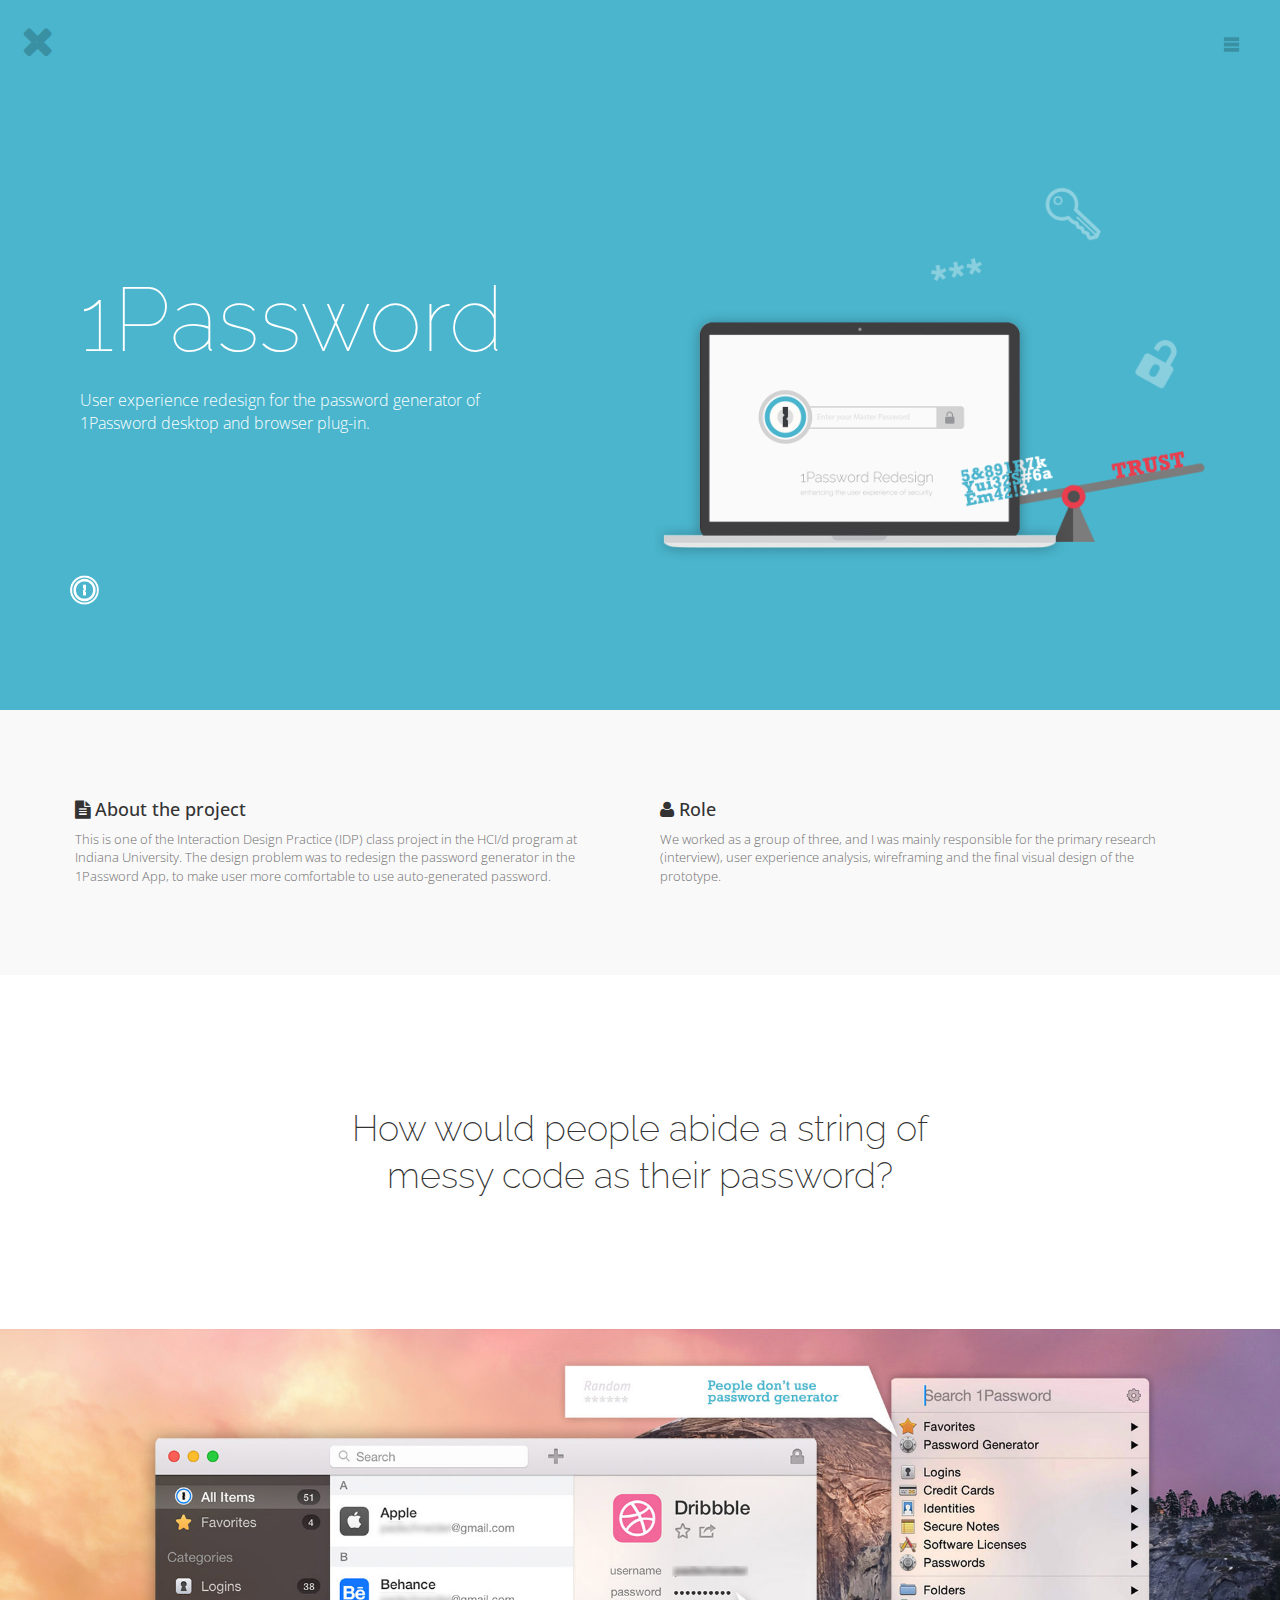
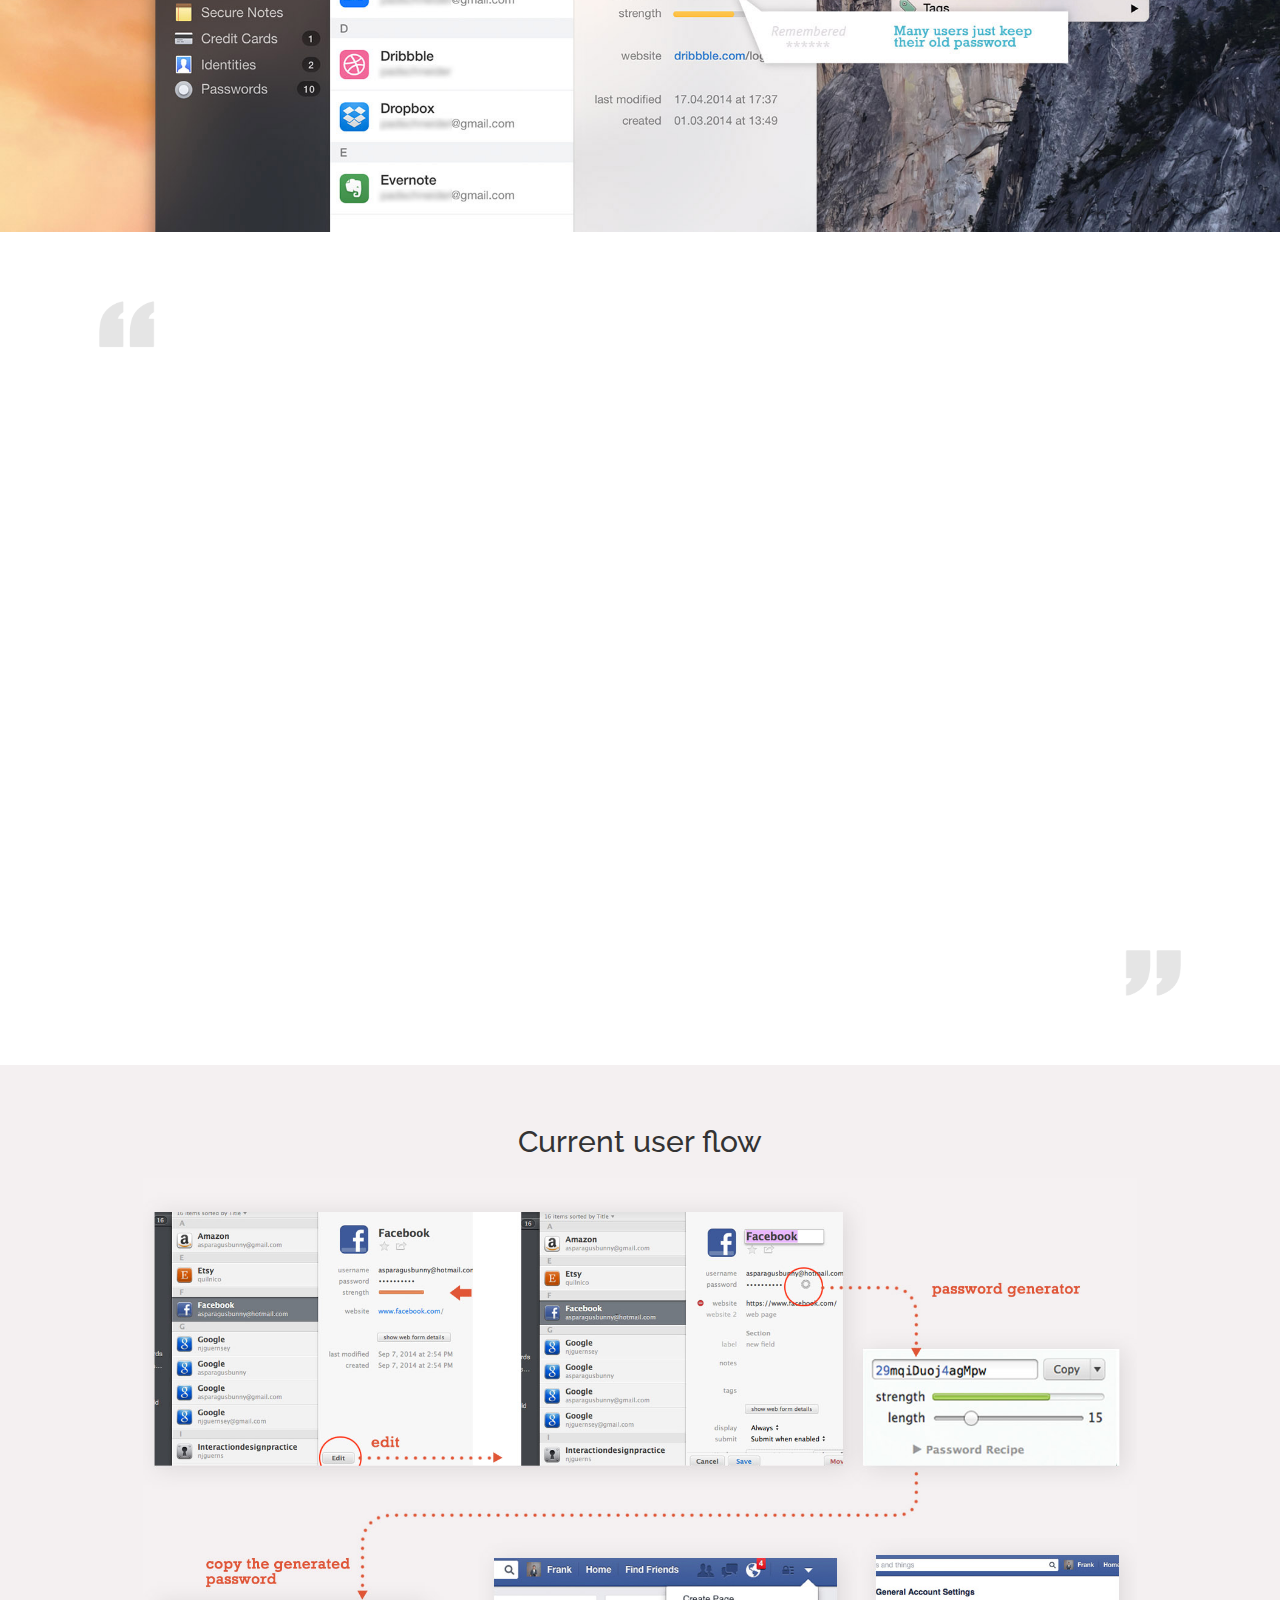
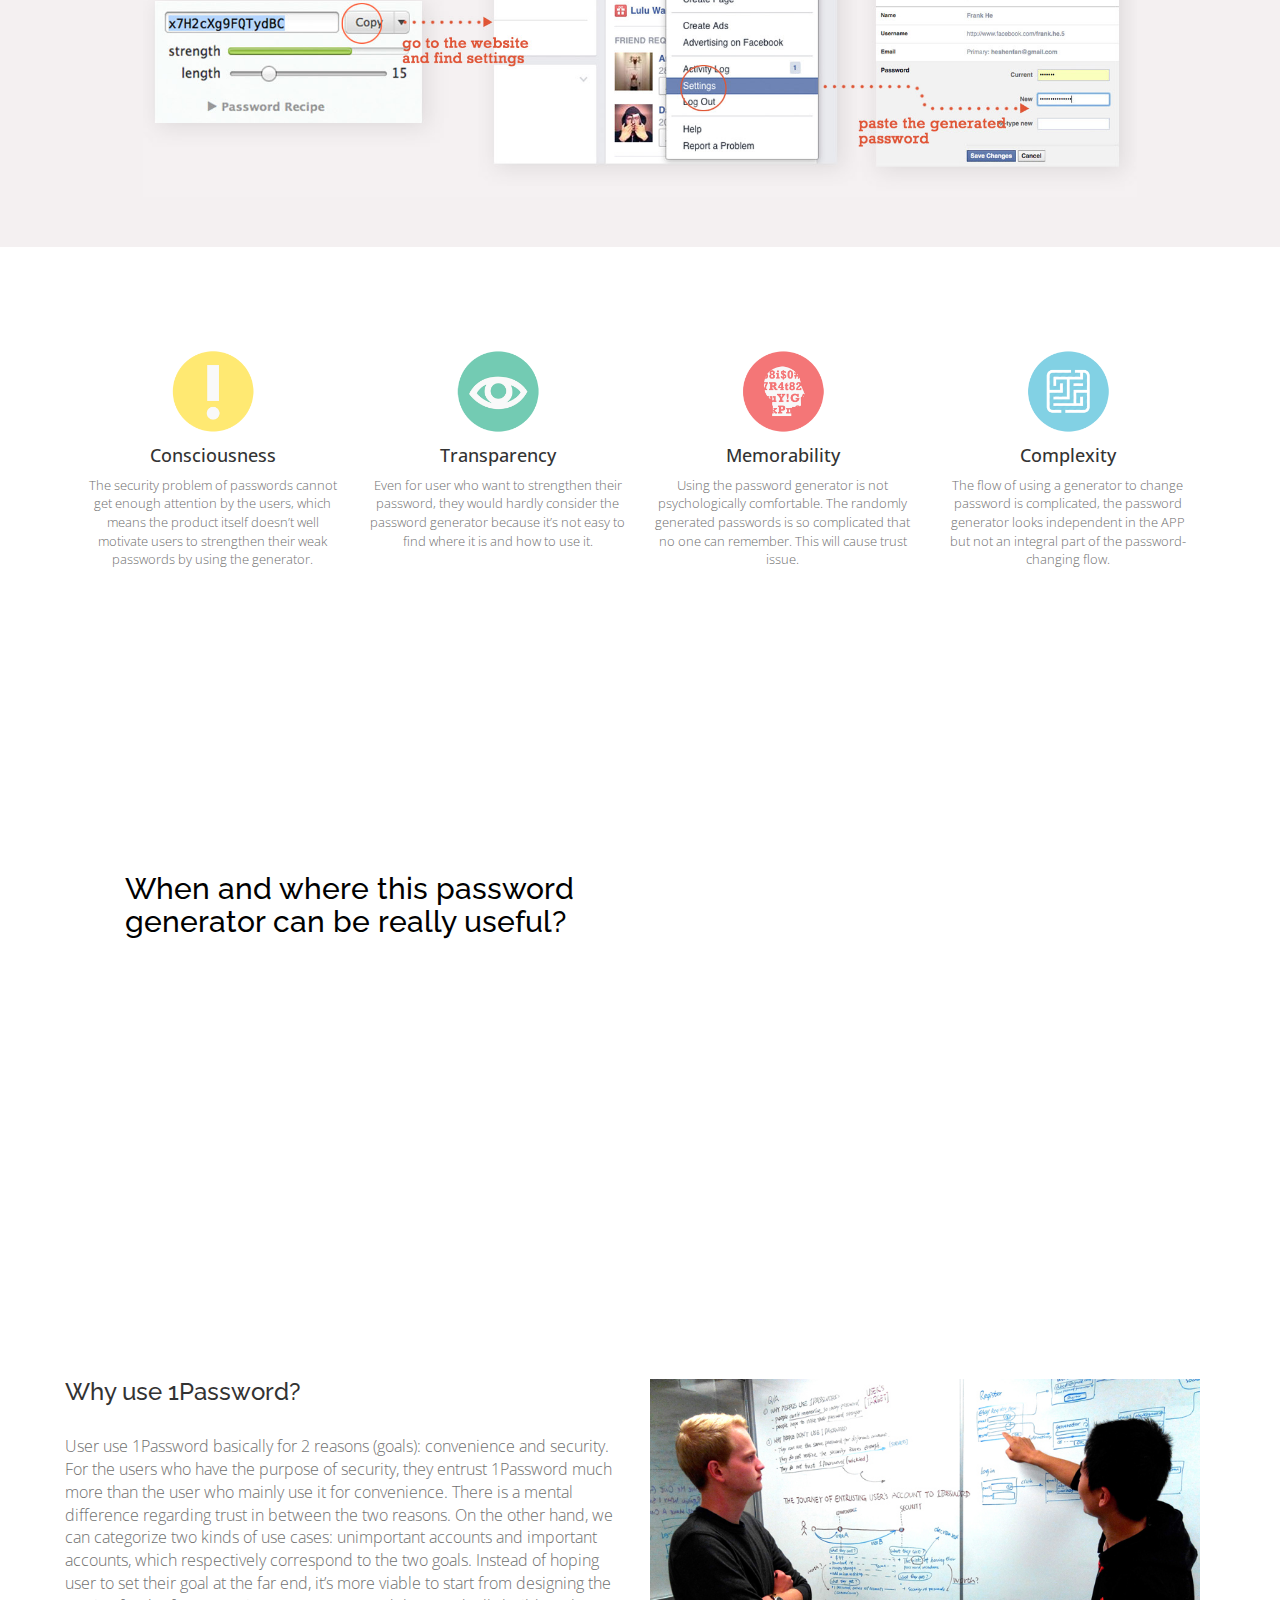
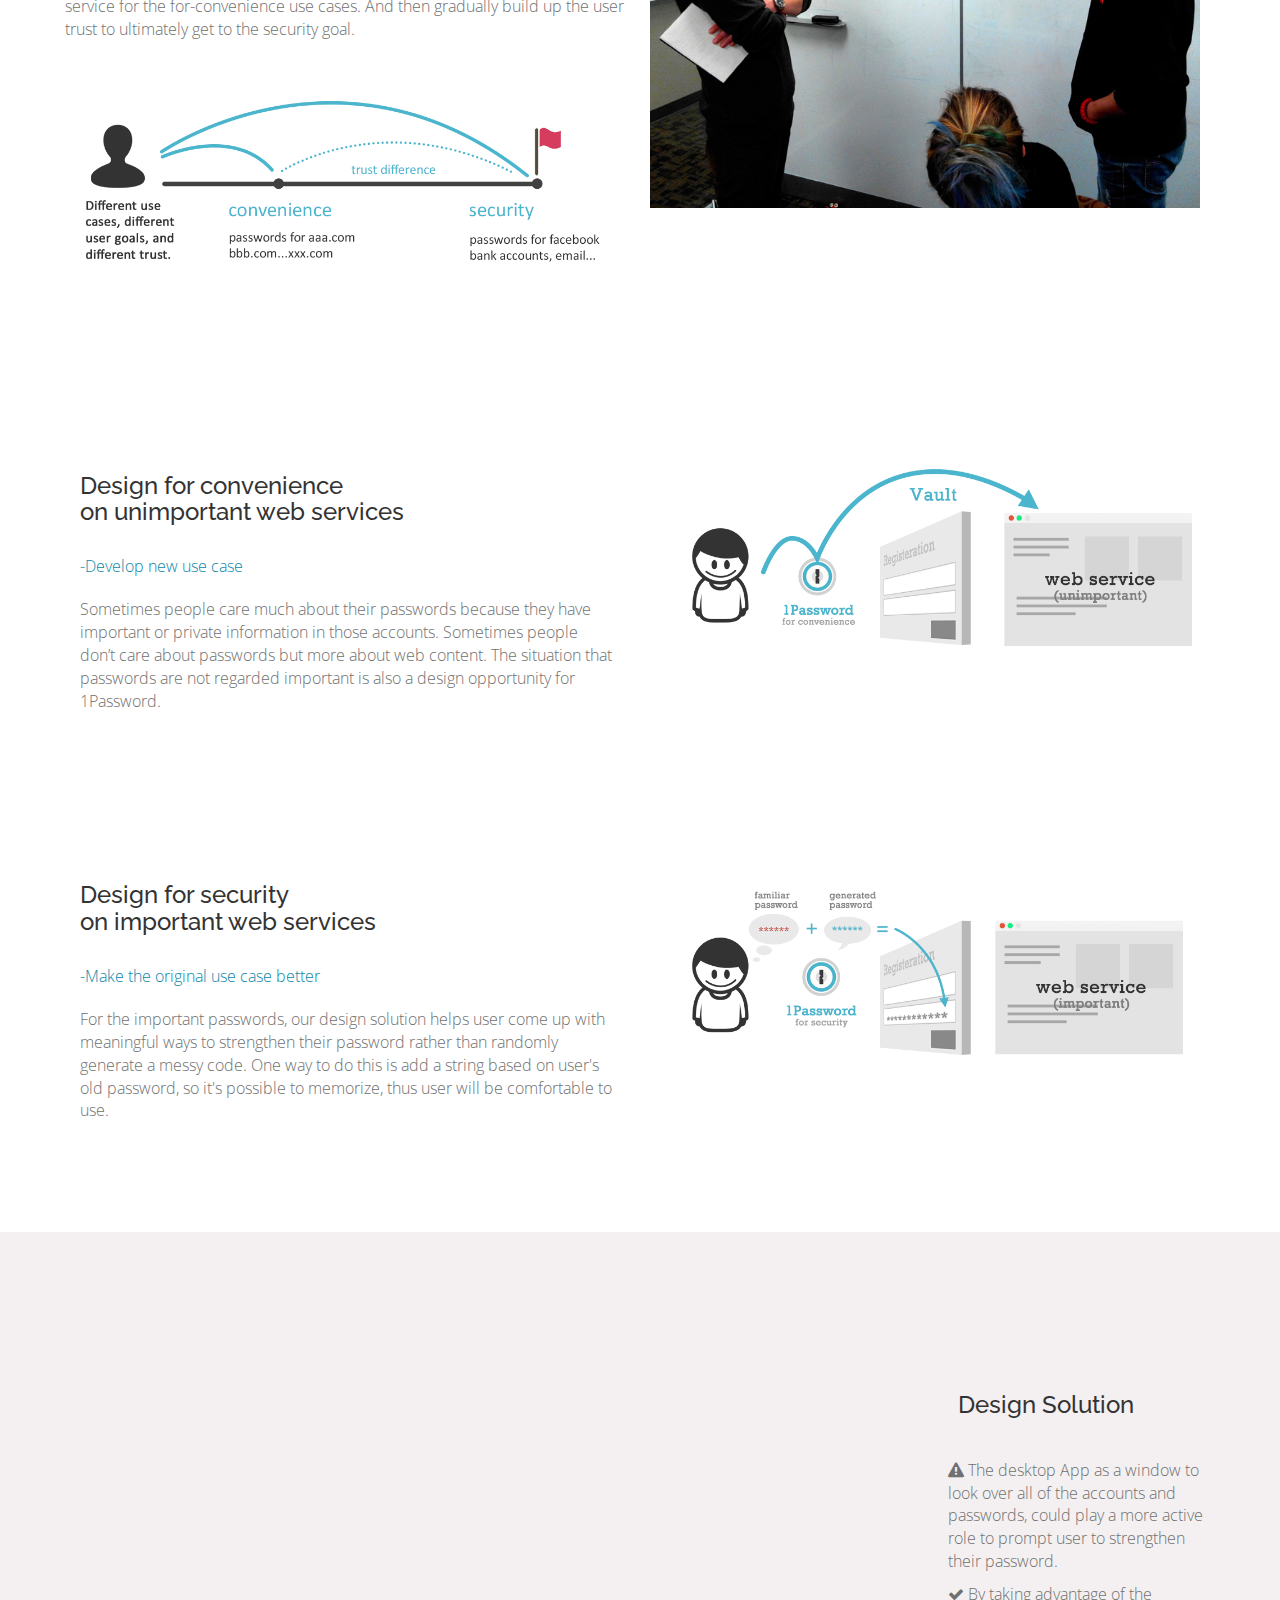
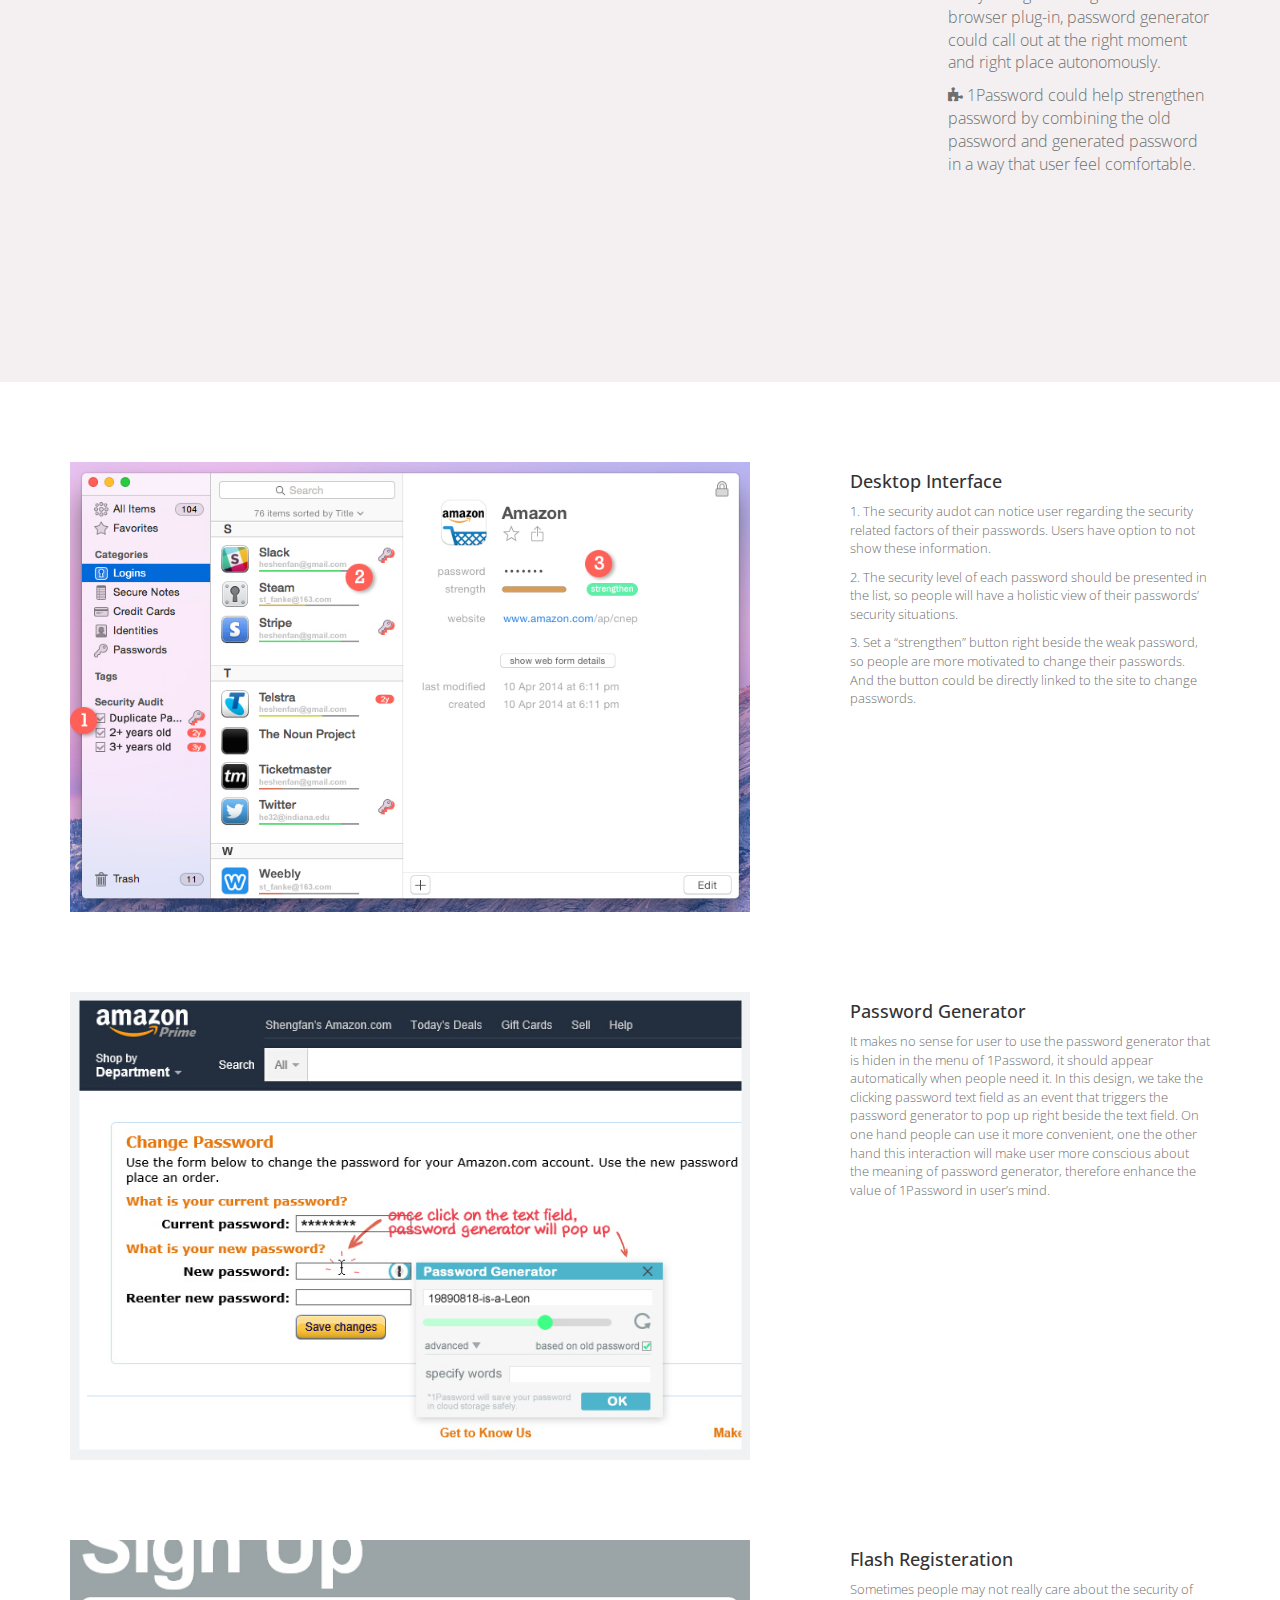
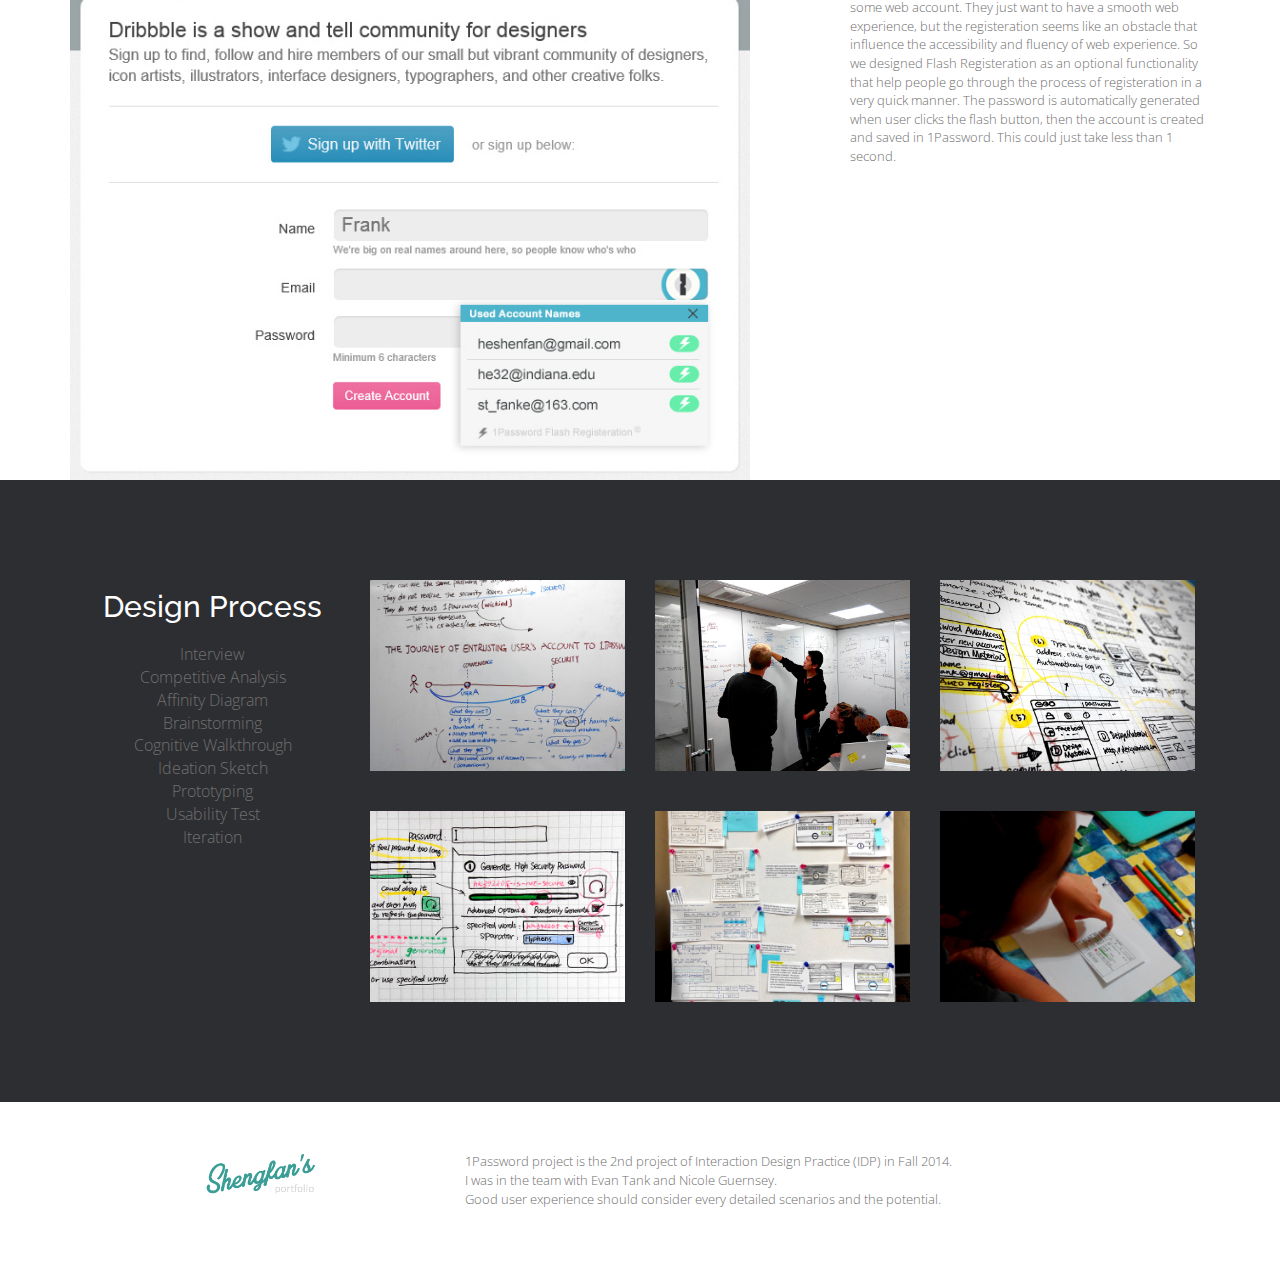
<file: 1password.html>
<!DOCTYPE html>
<html lang="en">

<head>
    <meta charset="utf-8">
    <meta http-equiv="X-UA-Compatible" content="IE=edge">
    <meta name="viewport" content="width=device-width, initial-scale=1">
    <title>1Password</title>
    <!-- Bootstrap Core CSS JS -->
    <link rel="stylesheet" href="css/bootstrap.min.css" type="text/css">
    <link href='https://fonts.googleapis.com/css?family=Open+Sans:300italic,400italic,600italic,700italic,800italic,400,300,600,700,800' rel='stylesheet' type='text/css'>
    <link href='https://fonts.googleapis.com/css?family=Raleway:100,200' rel='stylesheet' type='text/css'>
    <link rel="stylesheet" href="font-awesome/css/font-awesome.min.css" type="text/css">
    <script src="js/jquery.min.js"></script>
    <script src="js/parallax.min.js"></script>
    <!-- scroll fade in -->
    <script src="js/waypoints.min.js"></script>
    <link rel="stylesheet" type="text/css" href="css/animate.css">
    <!-- dropdown menu -->
    <link rel="stylesheet" href="css/marka.css">
    <script src="js/marka.js"></script>
    <!-- protfolio page Javascript and CSS -->
    <link rel="stylesheet" href="css/portfolio-page.css">
    <link rel="apple-touch-icon" href="images/logo.png">
    <link rel="icon" href="images/logo-header.png">
    <script src="js/portfolio-page.js"></script>
</head>

<body>
    <script src="js/bootstrap.min.js"></script>
    <section class="portfolio-header animated fadeInUp">
      <div class="navbar">
        <div class="container-fluid">
          <a href="index.html" onClick="delayURL('index.html',500); return false;">
            <div class="close-left close">
              <i class="fa fa-times fa-2x"></i>
            </div>
            <div class="round-hover"></div>
          </a>
          <div class="left-right">
          <!-- <i class="close fa fa-th-large fa-2x"></i> -->
          <div class="button-group">
            <i id="icon" class="close"></i>
            <a id="input" href=""></a>
              <ul id="dropdown-menu">
                <h5 style="opacity:.3">Portfolio works<h5>
                  <li><a href="bsx.html"><p><img src="images/bsx-logo-min.png">BSXinsight Wearable</p></a></li>
                  <li><a href="xiguo.html"><p><img src="images/xiguo-logo-min.png">Xiguo APP</p></a></li>
                  <li><a href="1password.html"><p><img src="images/1pass-logo-min.png">1Password Redesign</p></a></li>
                  <li><a href="ebay.html"><p><img src="images/ebay-logo-min.png">eBay Checkout</p></a></li>
                  <li><a href="drawing.html"><p><img src="images/drawing-icon-min.png">Tangible drawing</p></a></li>
                  <li><a href="commuCity.html"><p><img src="images/commuCity-logo-min.png">commuCity</p></a></li>
                  <li><a href="raskee.html"><p><img src="images/volvo-logo-min.png">Volvo Raskee</p></a></li>
              </ul>
            </div>
          </div>
        </div>
      </div>

      <div class="intro-header-1pass">
        <div class="container">
          <div class="row">
            <div class="col-lg-6 col-md-6">
              <div class="intro-message">
                <h1>1Password</h1>
                <p>User experience redesign for the password generator of 1Password desktop and browser plug-in.</p>
              </div>
              <img src="images/1pass/1pass_logo.png" alt="" class="project-logo">
            </div>
            <div class="col-lg-6 col-md-6">
              <div class="heroImg" style="margin: 50px 0px">
                <img src="images/1pass/1password-hero.png" alt="">
              </div>
            </div>
          </div>
        </div> <!-- /.container -->
      </div>
    </section>

    <div class="grey-bg">
      <div class="container">
        <div class="row">
          <div class="col-lg-6 col-md-6 tiny-font text-container">
              <h4><i class="fa fa-file-text"></i> About the project</h4>
              <p>This is one of the Interaction Design Practice (IDP) class project in the HCI/d program at Indiana University. The design problem was to redesign the password generator in the 1Password App, to make user more comfortable to use auto-generated password.</p>
          </div>
          <div class="col-lg-6 col-md-6 tiny-font text-container">
              <h4><i class="fa fa-user"></i> Role</h4>
              <p>We worked as a group of three, and I was mainly responsible for the primary research (interview), user experience analysis, wireframing and the final visual design of the prototype.</p>
          </div>
        </div>
      </div> <!-- /.container -->
    </div>

    <div class="project-why">
      <div class="container">
        <div class="row">
          <h1 class="text-center" style="margin: 120px 0">How would people abide a string of<br>messy code as their password?</h1>
        </div>
      </div>
    </div>

    <img src="images/1pass/1pass-hero-intro.jpg" style="height: auto; width: 100%">

    <div class="container">
      <img src="images/1pass/Quotation-mark-top.png" style="height: auto; width: 100%; margin-top: 40px">
    </div>

    <div class="container">
      <div class="row">
        <div class="persona-row os-animation" data-os-animation="fadeInRight" style="margin: 0 10%;">
          <div class="persona-photo">
            <img src="images/1pass/1pass-persona1.png" alt="">
          </div>
          <div class="persona-story" style="width:650px">
            <p>"My boyfriend installed this software for me on my computer for helping me remember so many different passwords. But I feel creazy about this. The software told me to change my password because it warned that the current password is not safe, but the procedure of changing password is not convenient at all”</p>
          </div>
        </div>
        <div class="persona-row os-animation" data-os-animation="fadeInRight" style="margin: 0 10%;">
          <div class="persona-photo">
            <img src="images/1pass/1pass-persona2.png" alt="">
          </div>
          <div class="persona-story" style="width:650px">
            <p>“I tried to use 1Password because I think it’s a not bad technology to help people keep the different passwords. But I will not trust this software to take over my brain, I need also memorize my important passwords in case that I cannot use 1Password for example when I use a public computer.”</p>
          </div>
        </div>
        <div class="persona-row os-animation" data-os-animation="fadeInRight" style="margin: 0 10%;">
          <div class="persona-photo">
            <img src="images/1pass/1pass-persona3.png" alt="">
          </div>
          <div class="persona-story" style="width:650px">
            <p>“I have used 1Password for 2 years, I think basically it’s worthy to buy this product. However the interface is not transparent enough, novice users may be not able to find things they want to find. And I do not use password generator because it’s impossible for me to remember those wired strings”</p>
          </div>
        </div>
      </div>
    </div>

    <div class="container">
      <img src="images/1pass/Quotation-mark-bottom.png" style="height: auto; width: 100%; margin-bottom: 40px">
    </div>

    <div class="warm-grey-bg">
      <div class="container">
        <div class="row text-center">
          <h2 style="margin-top: 50px">Current user flow</h2>
          <img src="images/1pass/1pass-current-flow.jpg" style="height: auto; width: 85%; margin-bottom: 50px">
        </div>
      </div>
    </div>

    <div class="container">
      <div class="row tiny-font" style="margin:100px 0;">
        <div class="col-lg-3 col-md-3 text-center">
          <img src="images/1pass/1pass-icon-01.png" class="col-4-icons">
          <h4>Consciousness</h4>
          <p>The security problem of passwords cannot get enough attention by the users, which means the product itself doesn’t well motivate users to strengthen their weak passwords by using the generator.</p>
        </div>
        <div class="col-lg-3 col-md-3 text-center">
          <img src="images/1pass/1pass-icon-02.png" class="col-4-icons">
          <h4>Transparency</h4>
          <p>Even for user who want to strengthen their password, they would hardly consider the password generator because it’s not easy to find where it is and how to use it.</p>
        </div>
        <div class="col-lg-3 col-md-3 text-center">
          <img src="images/1pass/1pass-icon-03.png" class="col-4-icons">
          <h4>Memorability</h4>
          <p>Using the password generator is not psychologically comfortable. The randomly generated passwords is so complicated that no one can remember. This will cause trust issue.</p>
        </div>
        <div class="col-lg-3 col-md-3 text-center">
          <img src="images/1pass/1pass-icon-04.png" class="col-4-icons">
          <h4>Complexity</h4>
          <p>The flow of using a generator to change password is complicated, the password generator looks independent in the APP but not an integral part of the password-changing flow. </p>
        </div>
      </div>
    </div>

    <div class="container-fluid">
      <div class="row">
        <div class="parallax-window" data-parallax="scroll" data-image-src="images/1pass/1pass-sketchbook.jpg" style="height:600px; width: 100%">
          <div class="col-lg-6 col-md-6">
            <h2 style="margin: 30% 40px 100px 100px; color:black; background-color: rgba(255,255,255,.85)">When and where this password <br>generator can be really useful?</h2>
          </div>
        </div>
      </div>
    </div>

    <div class="container">
      <div class="row">
        <div class="col-lg-6 col-md-6 annotation">
          <h3 style="padding-top:0">Why use 1Password?</h3>
          <p>User use 1Password basically for 2 reasons (goals): convenience and security. For the users who have the purpose of security, they entrust 1Password much more than the user who mainly use it for convenience. There is a mental difference regarding trust in between the two reasons. On the other hand, we can categorize two kinds of use cases: unimportant accounts and important accounts, which respectively correspond to the two goals. Instead of hoping user to set their goal at the far end, it’s more viable to start from designing the service for the for-convenience use cases. And then gradually build up the user trust to ultimately get to the security goal.</p>
          <img src="images/1pass/trust-difference.png">
        </div>
        <div class="col-lg-6 col-md-6 annotation">
          <img src="images/1pass/1pass-photo.jpg" style="margin-top:20px">
        </div>
      </div>
    </div>

    <div class="container">
      <div class="row annotation" style="margin-top:50px">
        <div class="col-lg-6 col-md-6">
          <h3>Design for convenience<br>on unimportant web services</h3>
          <p style="color:#0d86a9; padding-bottom:0">-Develop new use case</p>
          <p>Sometimes people care much about their passwords because they have important or private information in those accounts. Sometimes people don’t care about passwords but more about web content. The situation that passwords are not regarded important is also a design opportunity for 1Password.</p>
        </div>
        <div class="col-lg-6 col-md-6">
          <img src="images/1pass/1pass-skip-password.png">
        </div>
      </div>
    </div>

    <div class="container">
      <div class="row annotation" style="margin-bottom:50px">
        <div class="col-lg-6 col-md-6">
          <h3>Design for security<br>on important web services</h3>
          <p style="color:#0d86a9; padding-bottom:0">-Make the original use case better</p>
          <p>For the important passwords, our design solution helps user come up with meaningful ways to strengthen their password rather than randomly generate a messy code. One way to do this is add a string based on user's old password, so it's possible to memorize, thus user will be comfortable to use.</p>
        </div>
        <div class="col-lg-6 col-md-6">
          <img src="images/1pass/1pass-combine-password.png">
        </div>
      </div>
    </div>

    <div class="warm-grey-bg">
      <div class="container">
        <div class="row">
          <div class="col-lg-9 col-md-9 os-animation" data-os-animation="fadeInLeft">
            <img src="images/1pass/1pass-wire-sketches.jpg" style="width:100%;height:auto">
          </div>
          <div class="col-lg-3 col-md-3">
            <h3 style="margin-top: 150px">Design Solution</h3><br>
            <p><i class="fa fa-exclamation-triangle"></i> The desktop App as a window to look over all of the accounts and passwords, could play a more active role to prompt user to strengthen their password.</p>
            <p><i class="fa fa-check"></i> By taking advantage of the browser plug-in, password generator could call out at the right moment and right place autonomously.</p>
            <p><i class="fa fa-puzzle-piece"></i> 1Password could help strengthen password by combining the old password and generated password in a way that user feel comfortable.</p>
          </div>
        </div>
      </div>
    </div>

    <div class="container">
      <div class="row interface-desktop">
        <div class="col-lg-8 col-md-8">
          <img src="images/1pass/1pass-UI-1.jpg">
        </div>
        <div class="col-lg-4 col-md-4 tiny-font">
          <h4>Desktop Interface</h4>
          <p>1. The security audot can notice user regarding the security related factors of their passwords. Users have option to not show these information.</p>
          <p>2. The security level of each password should be presented in the list, so people will have a holistic view of their passwords’ security situations.</p>
          <p>3. Set a “strengthen” button right beside the weak password, so people are more motivated to change their passwords. And the button could be directly linked to the site to change passwords.</p>
        </div>
      </div>
    </div>

    <div class="container">
      <div class="row interface-desktop">
        <div class="col-lg-8 col-md-8">
          <img src="images/1pass/1pass-UI-2.jpg">
        </div>
        <div class="col-lg-4 col-md-4 tiny-font">
          <h4>Password Generator</h4>
          <p>It makes no sense for user to use the password generator that is hiden in the menu of 1Password, it should appear automatically when people need it. In this design, we take the clicking password text field as an event that triggers the password generator to pop up right beside the text field. On one hand people can use it more convenient, one the other hand this interaction will make user more conscious about the meaning of password generator, therefore enhance the value of 1Password in user’s mind.</p>
        </div>
      </div>
    </div>

    <div class="container">
      <div class="row interface-desktop">
        <div class="col-lg-8 col-md-8">
          <img src="images/1pass/1pass-UI-3.jpg">
        </div>
        <div class="col-lg-4 col-md-4 tiny-font">
          <h4>Flash Registeration</h4>
          <p>Sometimes people may not really care about the security of some web account. They just want to have a smooth web experience, but the registeration seems like an obstacle that influence the accessibility and fluency of web experience. So we designed Flash Registeration as an optional functionality that help people go through the process of registeration in a very quick manner. The password is automatically generated when user clicks the flash button, then the account is created and saved in 1Password. This could just take less than 1 second.</p>
        </div>
      </div>
    </div>

    <div class="process-bg">
      <div class="container">
        <div class="text-center">
          <div class="col-lg-3 col-md-3">
            <h2>Design Process</h2>
            <p>Interview<br>Competitive Analysis<br>Affinity Diagram<br>Brainstorming<br>Cognitive Walkthrough<br>Ideation Sketch<br>Prototyping<br>Usability Test<br>Iteration</p>
          </div>
          <div>
            <div class="col-lg-3 col-md-3">
                <img src="images/process/1pass-process-1.jpg">
                <img src="images/process/1pass-process-3.jpg">
            </div>
            <div class="col-lg-3 col-md-3">
                <img src="images/process/1pass-process-2.jpg">
                <img src="images/process/1pass-process-6.jpg">
            </div>
            <div class="col-lg-3 col-md-3">
                <img src="images/process/1pass-process-4.jpg">
                <img src="images/process/1pass-process-5.jpg">
            </div>
          </div>
        </div>
      </div>
    </div>

    <div class="container">
      <div class="row footer-row">
        <div class="col-lg-4 col-md-8 text-center">
          <img src="images/logo-color.png" style="width: 120px; height: auto">
        </div>
        <div class="col-lg-8 col-md-8 tiny-font">
          <p>1Password project is the 2nd project of Interaction Design Practice (IDP) in Fall 2014.<br>I was in the team with Evan Tank and Nicole Guernsey.<br>Good user experience should consider every detailed scenarios and the potential.</p>
        </div>
      </div>
    </div>
  </body>
</html>
</file>
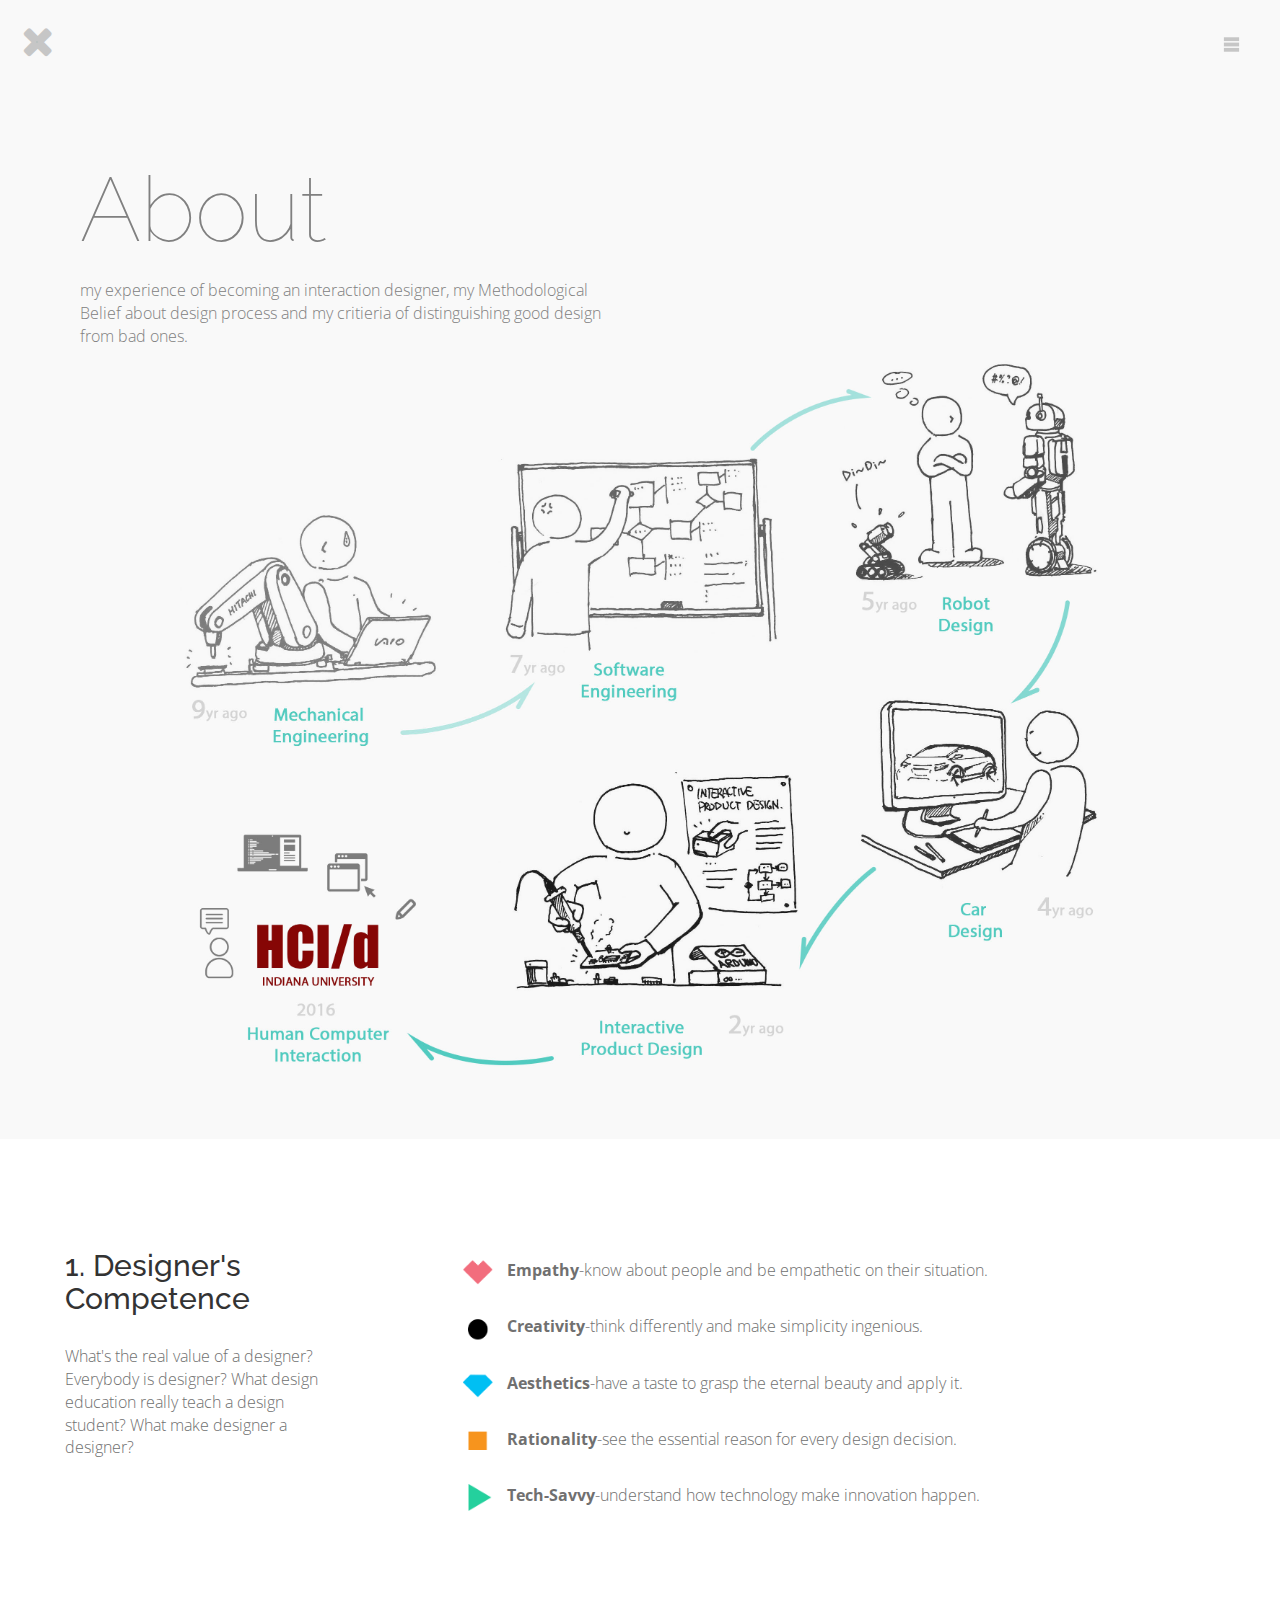
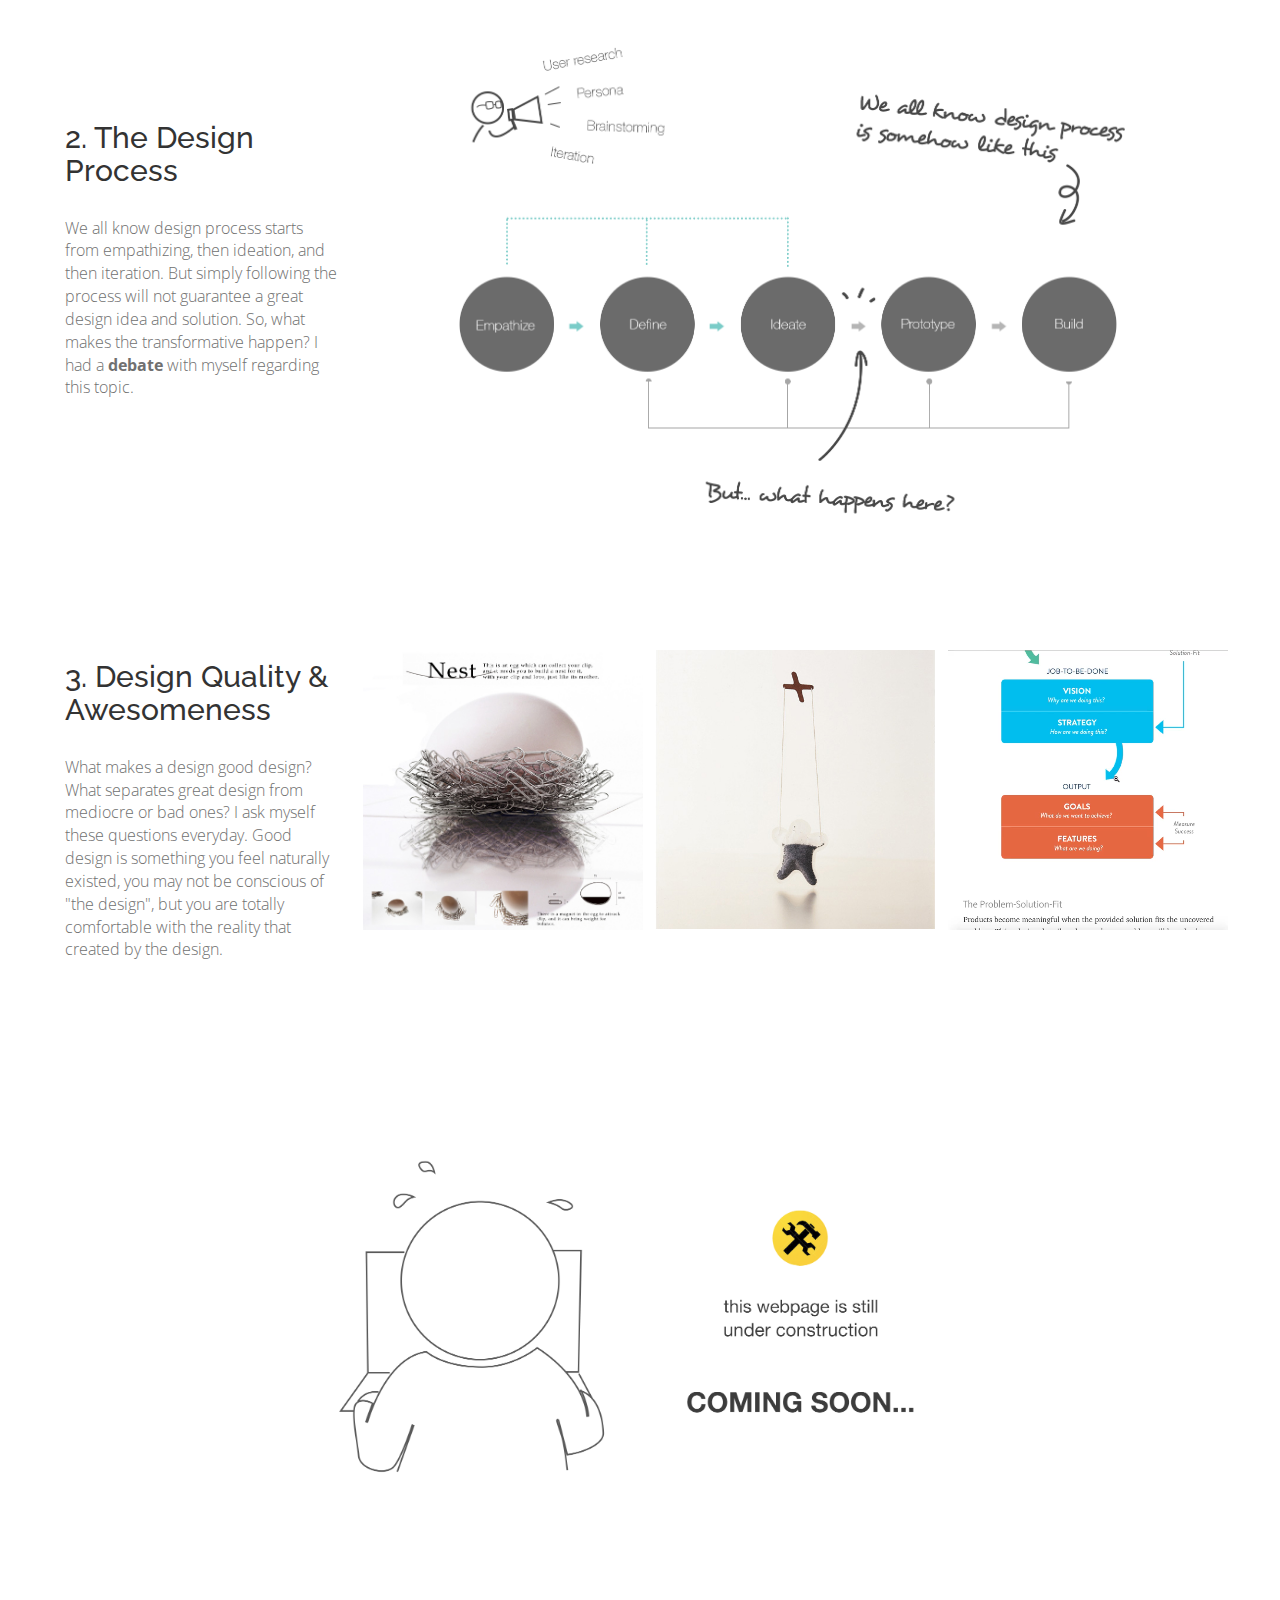
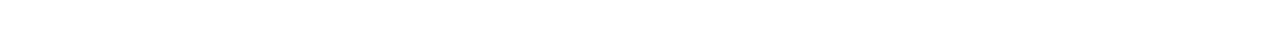
<file: about.html>
<!DOCTYPE html>
<html lang="en">

<head>
    <meta charset="utf-8">
    <meta http-equiv="X-UA-Compatible" content="IE=edge">
    <meta name="viewport" content="width=device-width, initial-scale=1">
    <title>About</title>
    <!-- Bootstrap Core CSS -->
    <link rel="stylesheet" href="css/bootstrap.min.css" type="text/css">
    <link href='https://fonts.googleapis.com/css?family=Open+Sans:300italic,400italic,600italic,700italic,800italic,400,300,600,700,800' rel='stylesheet' type='text/css'>
    <link href='https://fonts.googleapis.com/css?family=Raleway:100,200' rel='stylesheet' type='text/css'>
    <link rel="stylesheet" href="font-awesome/css/font-awesome.min.css" type="text/css">
    <script src="js/jquery.min.js"></script>
    <script src="js/parallax.min.js"></script>
    <!-- scroll fade in -->
    <script src="js/waypoints.min.js"></script>
    <link rel="stylesheet" type="text/css" href="css/animate.css">
    <!-- dropdown menu -->
    <link rel="stylesheet" href="css/marka.css">
    <script src="js/marka.js"></script>
    <!-- protfolio page Javascript and CSS -->
    <link rel="stylesheet" href="css/portfolio-page.css">
    <link rel="apple-touch-icon" href="images/logo.png">
    <link rel="icon" href="images/logo-header.png">
    <script src="js/portfolio-page.js"></script>
</head>

<body>
    <script src="js/bootstrap.min.js"></script>

    <section class="portfolio-header animated fadeInUp">
      <div class="navbar">
        <div class="container-fluid">
          <a href="index.html" onClick="delayURL('index.html',500); return false;">
            <div class="close-left close">
              <i class="fa fa-times fa-2x"></i>
            </div>
            <div class="round-hover" style="background: #3dac9d"></div>
          </a>
          <div class="left-right">
          <!-- <i class="close fa fa-th-large fa-2x"></i> -->
          <div class="button-group">
            <i id="icon" class="close"></i>
            <a id="input" href=""></a>
              <ul id="dropdown-menu">
                <h5 style="opacity:.3">Portfolio works<h5>
                  <li><a href="bsx.html"><p><img src="images/bsx-logo-min.png">BSXinsight Wearable</p></a></li>
                  <li><a href="xiguo.html"><p><img src="images/xiguo-logo-min.png">Xiguo APP</p></a></li>
                  <li><a href="1password.html"><p><img src="images/1pass-logo-min.png">1Password Redesign</p></a></li>
                  <li><a href="ebay.html"><p><img src="images/ebay-logo-min.png">eBay Checkout</p></a></li>
                  <li><a href="drawing.html"><p><img src="images/drawing-icon-min.png">Tangible drawing</p></a></li>
                  <li><a href="commuCity.html"><p><img src="images/commuCity-logo-min.png">commuCity</p></a></li>
                  <li><a href="raskee.html"><p><img src="images/volvo-logo-min.png">Volvo Raskee</p></a></li>
              </ul>
            </div>
          </div>
        </div>
      </div>

      <div class="grey-bg">
        <div class="container">
          <div class="row">
            <div class="col-lg-6">
              <div class="intro-message" style="margin:150px 0 0 0; padding:0; color: grey;">
                <h1>About</h1>
                <p style="color: grey">my experience of becoming an interaction designer, my Methodological Belief about design process and my critieria of distinguishing good design from bad ones.</p>
              </div>
            </div>
            <div class="col-lg-6">
            </div>
          </div>
        </div> <!-- /.container -->
      </div>

      <div class="grey-bg">
        <div class="container text-center">
          <div class="row">
            <img src="images/about/my_story.jpg" alt="" style="width:80%; height:auto; margin-bottom: 50px">
          </div>
        </div>
      </div><!-- /.container -->
    </section>



    <div class="container">
      <div class="row about-icons">
        <div class="col-lg-3 col-md-3 annotation">
          <h2>1. Designer's Competence</h2>
          <p>What's the real value of a designer? Everybody is designer? What design education really teach a design student? What make designer a designer?</p>
        </div>
        <div class="col-lg-9 col-md-9">
          <div style="margin: 120px 0 100px 80px; padding:0 20px">
            <p><img src="images/about/about-icon1.png">  <strong>Empathy</strong>-know about people and be empathetic on their situation.</p><br>
            <p><img src="images/about/about-icon2.png">  <strong>Creativity</strong>-think differently and make simplicity ingenious. </p><br>
            <p><img src="images/about/about-icon3.png">  <strong>Aesthetics</strong>-have a taste to grasp the eternal beauty and apply it.</p><br>
            <p><img src="images/about/about-icon4.png">  <strong>Rationality</strong>-see the essential reason for every design decision.</p><br>
            <p><img src="images/about/about-icon5.png">  <strong>Tech-Savvy</strong>-understand how technology make innovation happen.</p>
          </div>
        </div>
      </div>
    </div>

    <div class="container">
      <div class="row about-icons">
        <div class="col-lg-3 col-md-3 annotation">
          <h2>2. The Design Process</h2>
          <p>We all know design process starts from empathizing, then ideation, and then iteration. But simply following the process will not guarantee a great design idea and solution. So, what makes the transformative happen? I had a <strong>debate</strong> with myself regarding this topic.</p>
        </div>
        <div class="col-lg-9 col-md-9">
          <img src="images/about/design-process.png" style="width: 100%; height: auto">
        </div>
      </div>
    </div>

    <div class="container">
      <div class="row about-icons">
        <div class="col-lg-3 col-md-3 annotation">
          <h2>3. Design Quality & Awesomeness</h2>
          <p>What makes a design good design? What separates great design from mediocre or bad ones? I ask myself these questions everyday. Good design is something you feel naturally existed, you may not be conscious of "the design", but you are totally comfortable with the reality that created by the design.</p>
        </div>
        <div style="margin-top:100px">
          <div class="col-lg-3 col-md-3">
            <img src="images/about/nest.jpg" alt="" style="width:280px; heigh:auto">
          </div>
          <div class="col-lg-3 col-md-3">
            <img src="images/about/Naoto-Fukasawa.jpg" alt="" style="width:280px; heigh:auto">
          </div>
          <div class="col-lg-3 col-md-3">
            <video class="my-video" loop autoplay="autoplay" width="280px" webkit-playinline>
              <source src="images/about/medium_scroll.mp4" type="video/mp4">
            </video>
          </div>
        </div>
      </div>
    </div>

    <div class="text-center">
      <img src="images/under-construction.png" style="width:60%; height:auto">
    </div>

  </body>
</html>
</file>
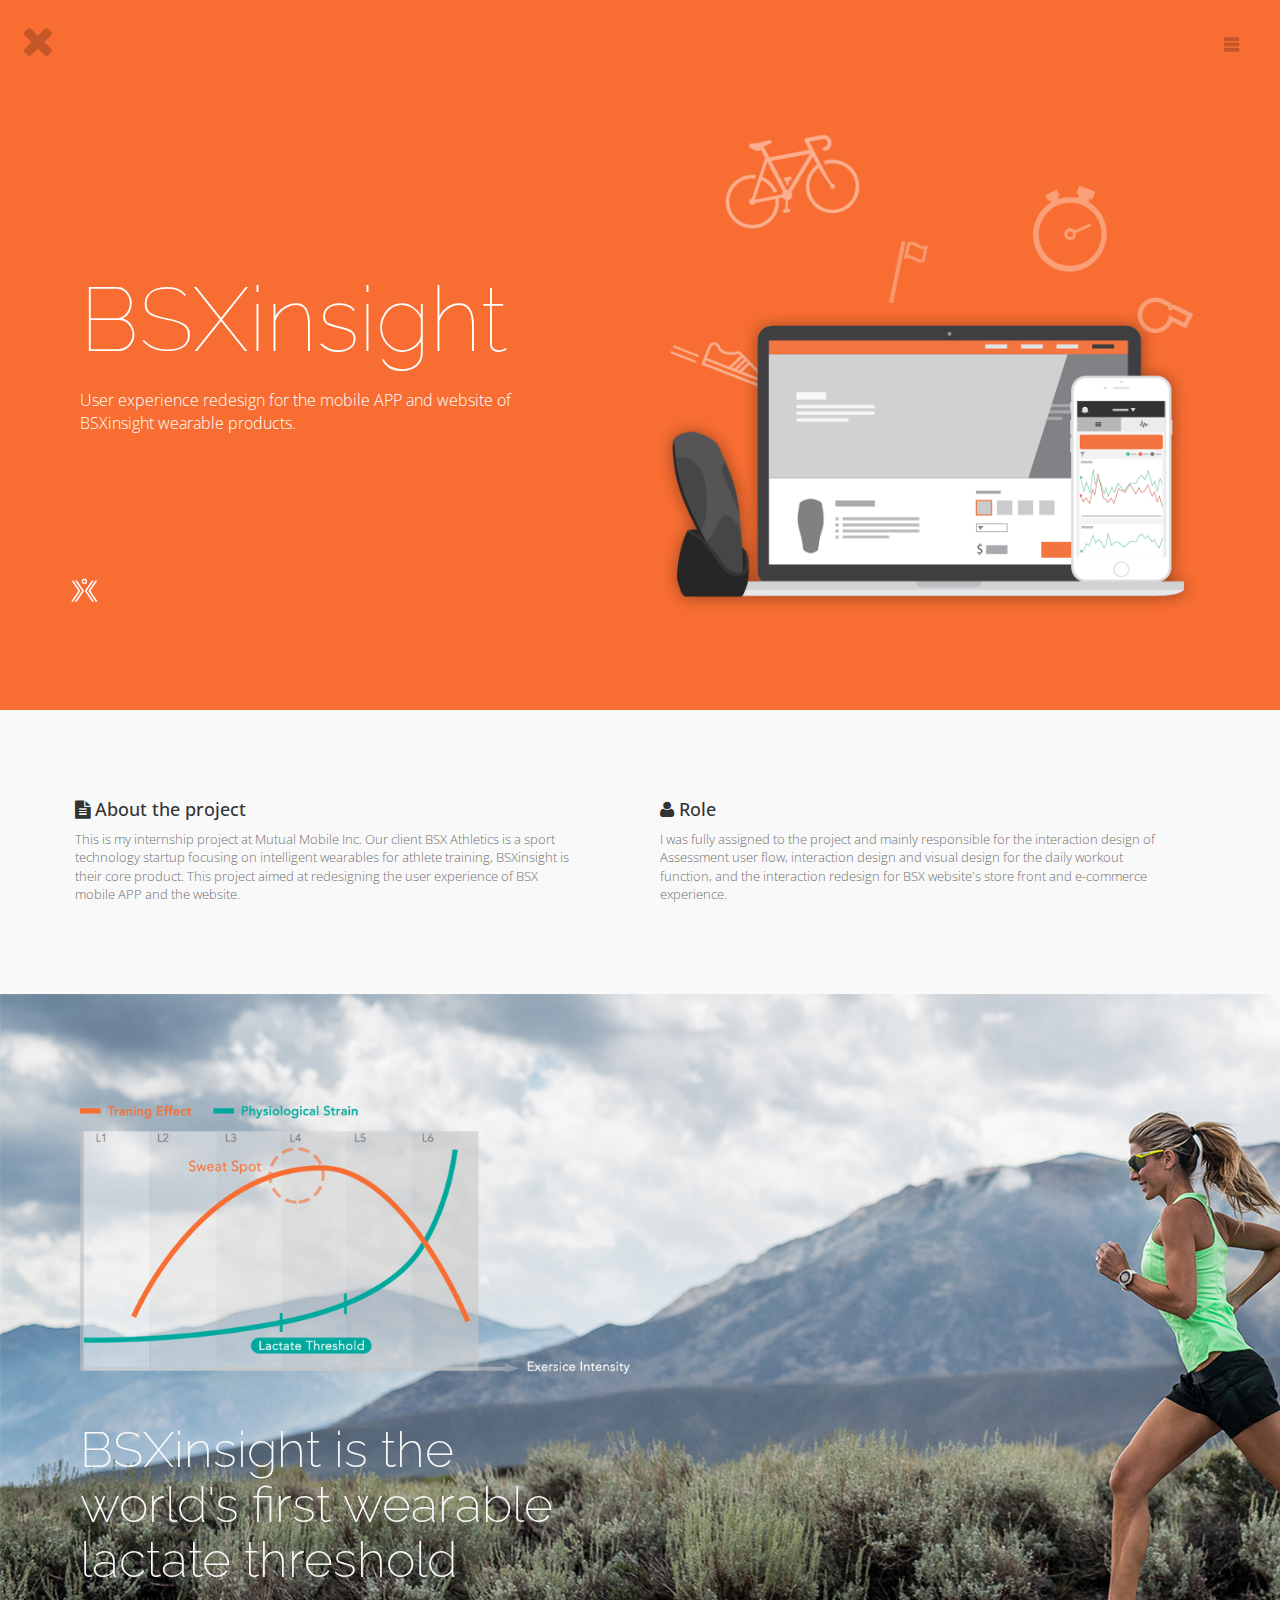
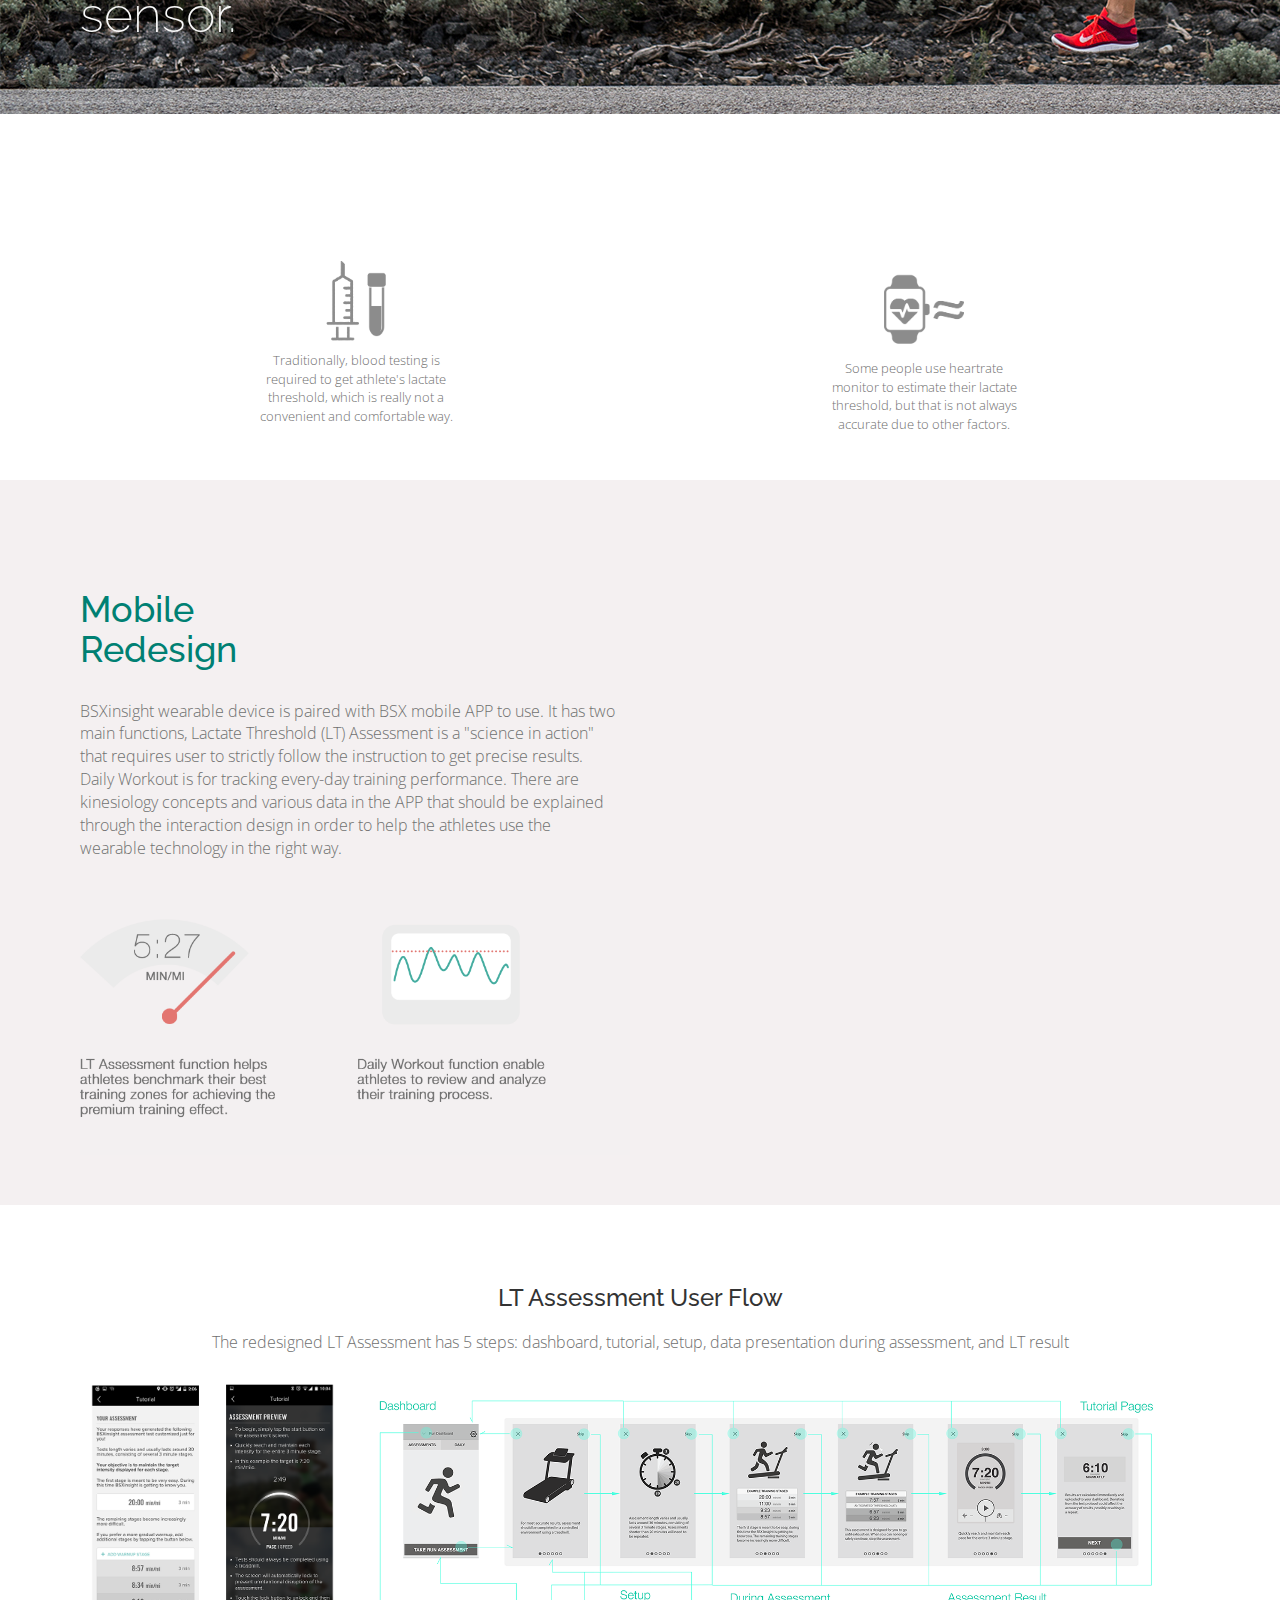
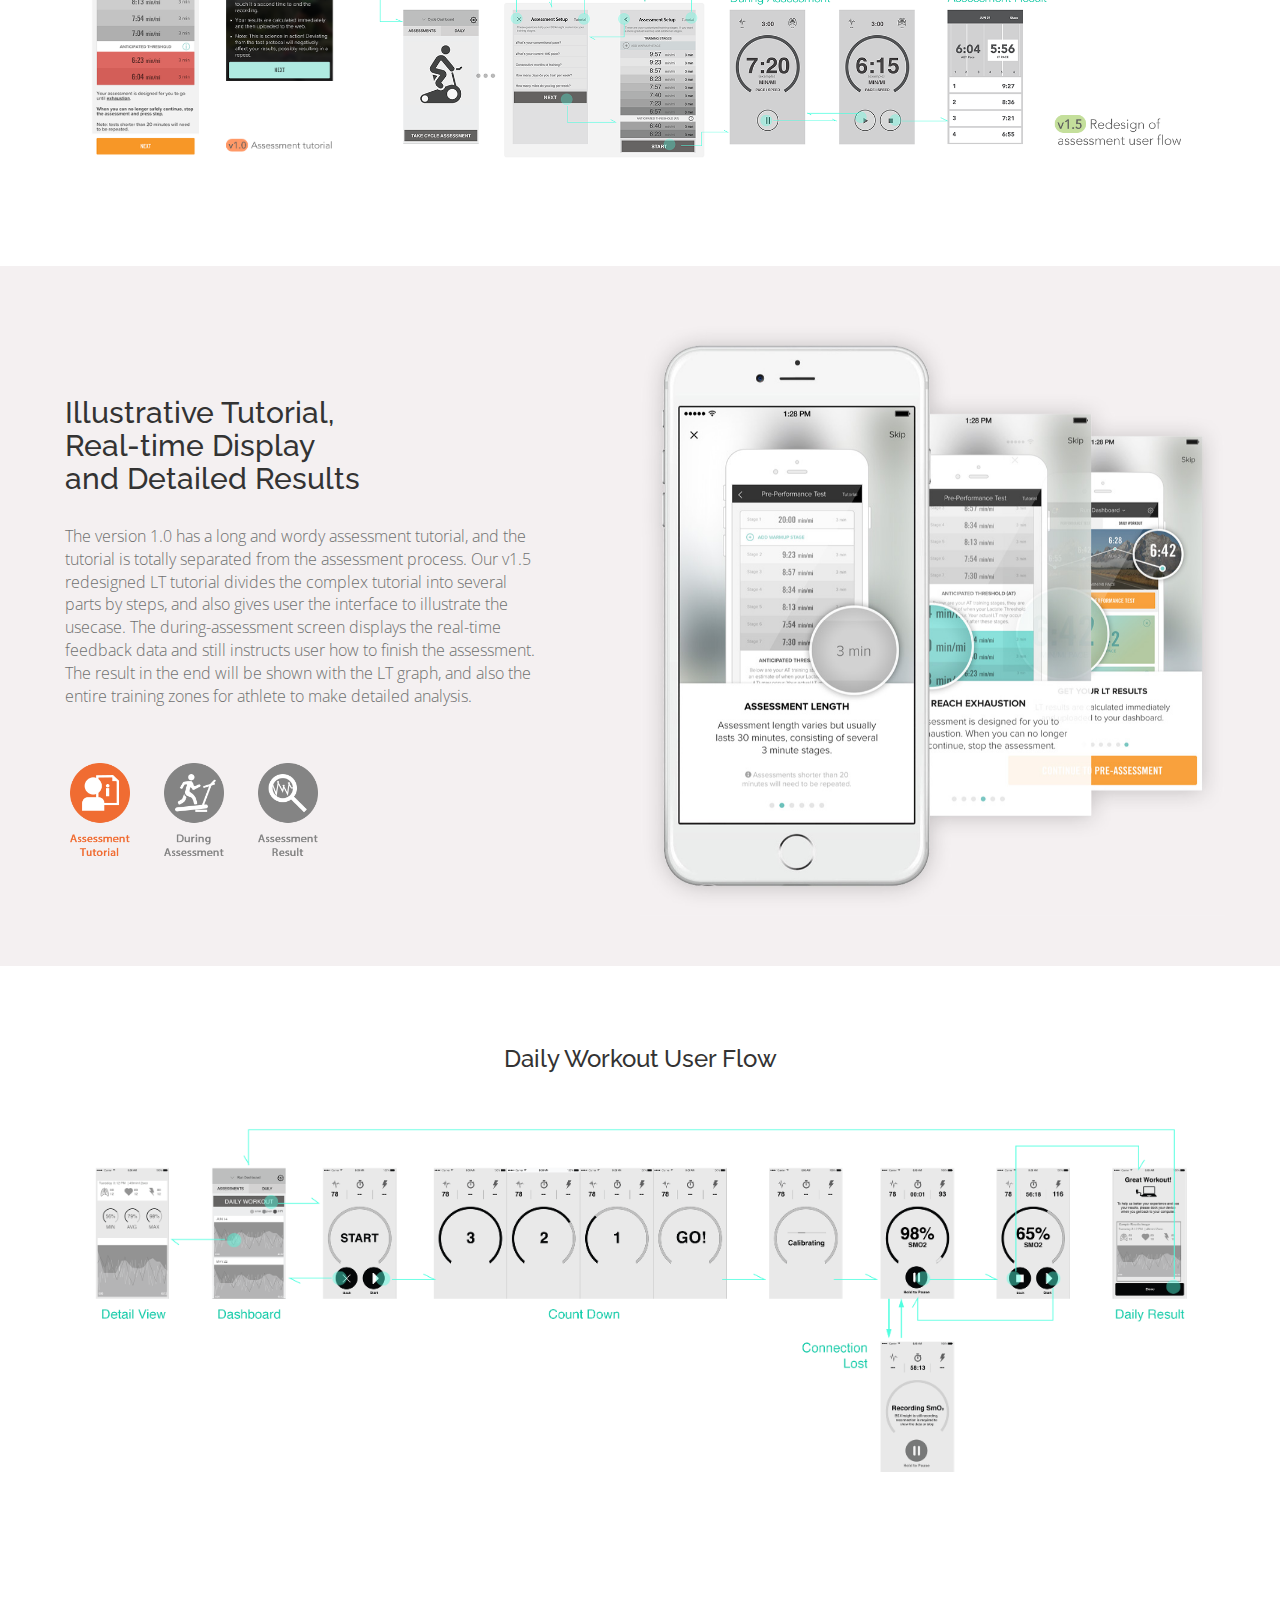
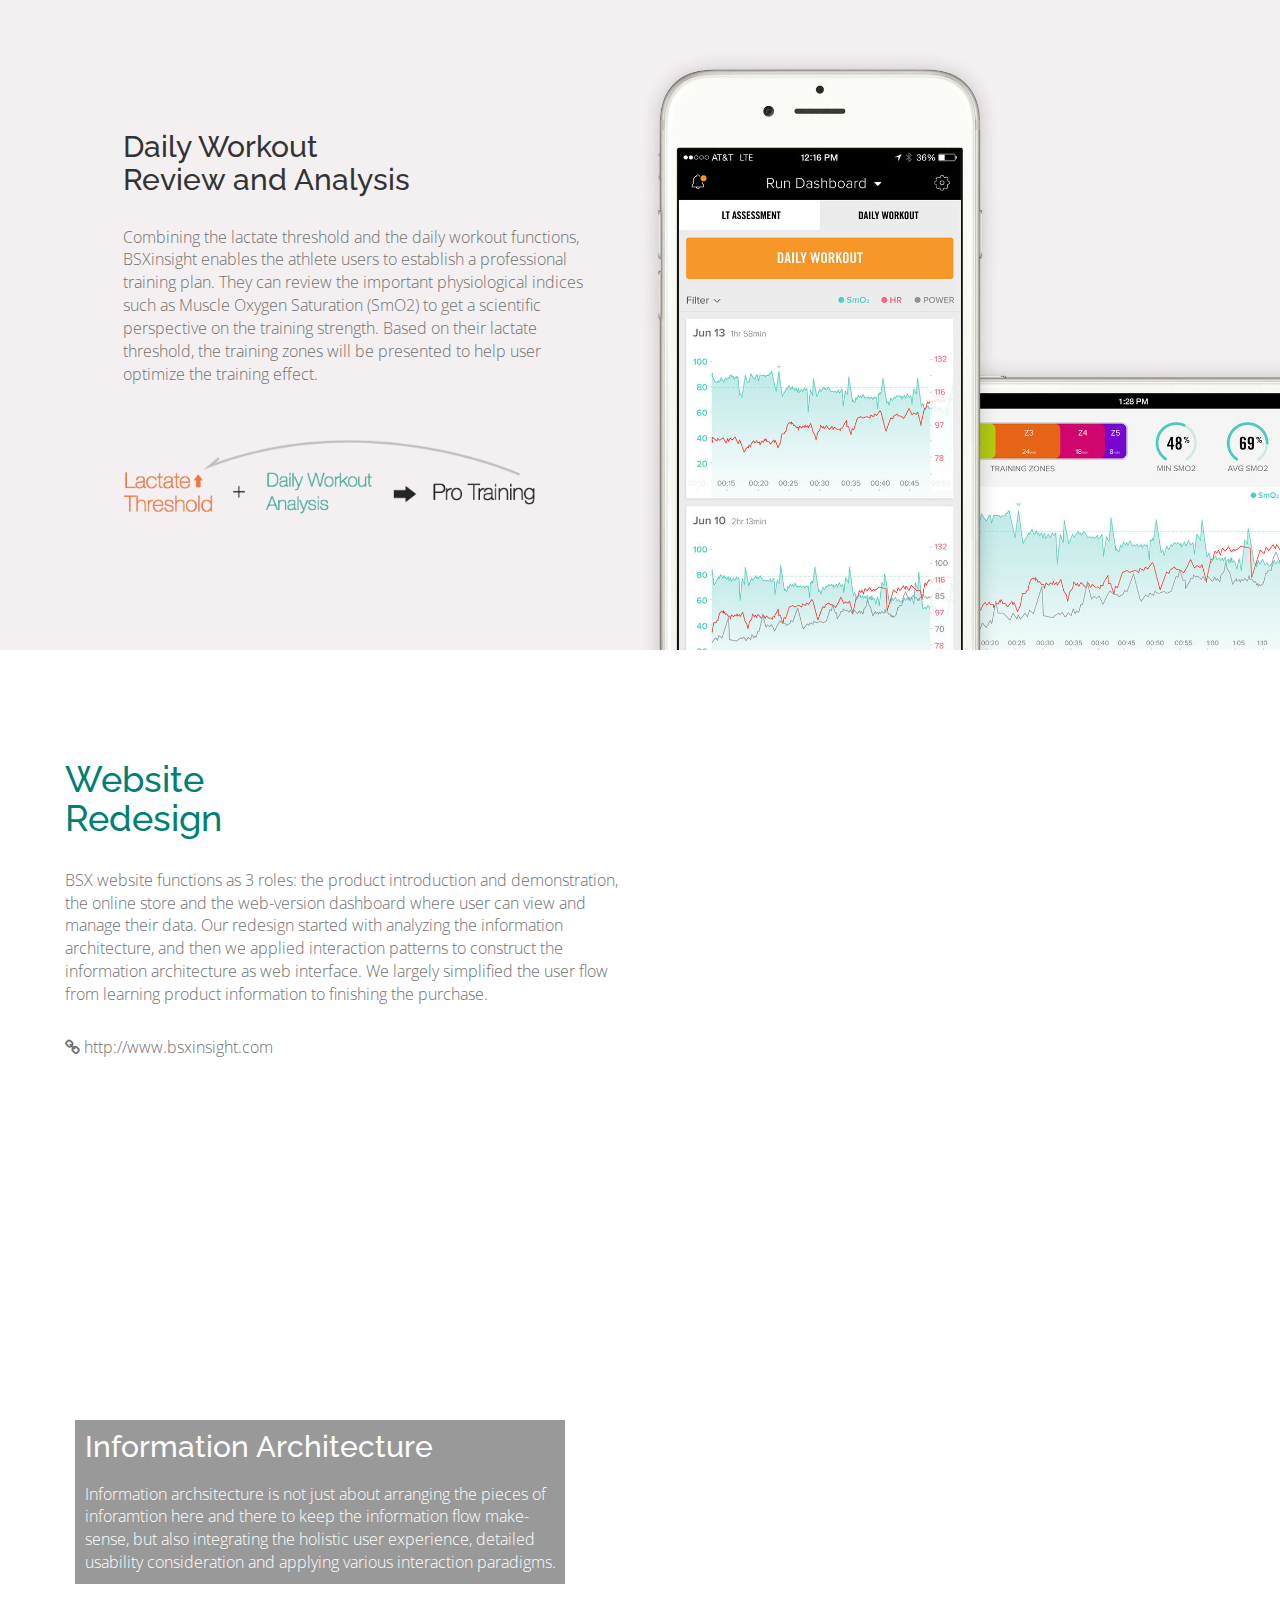
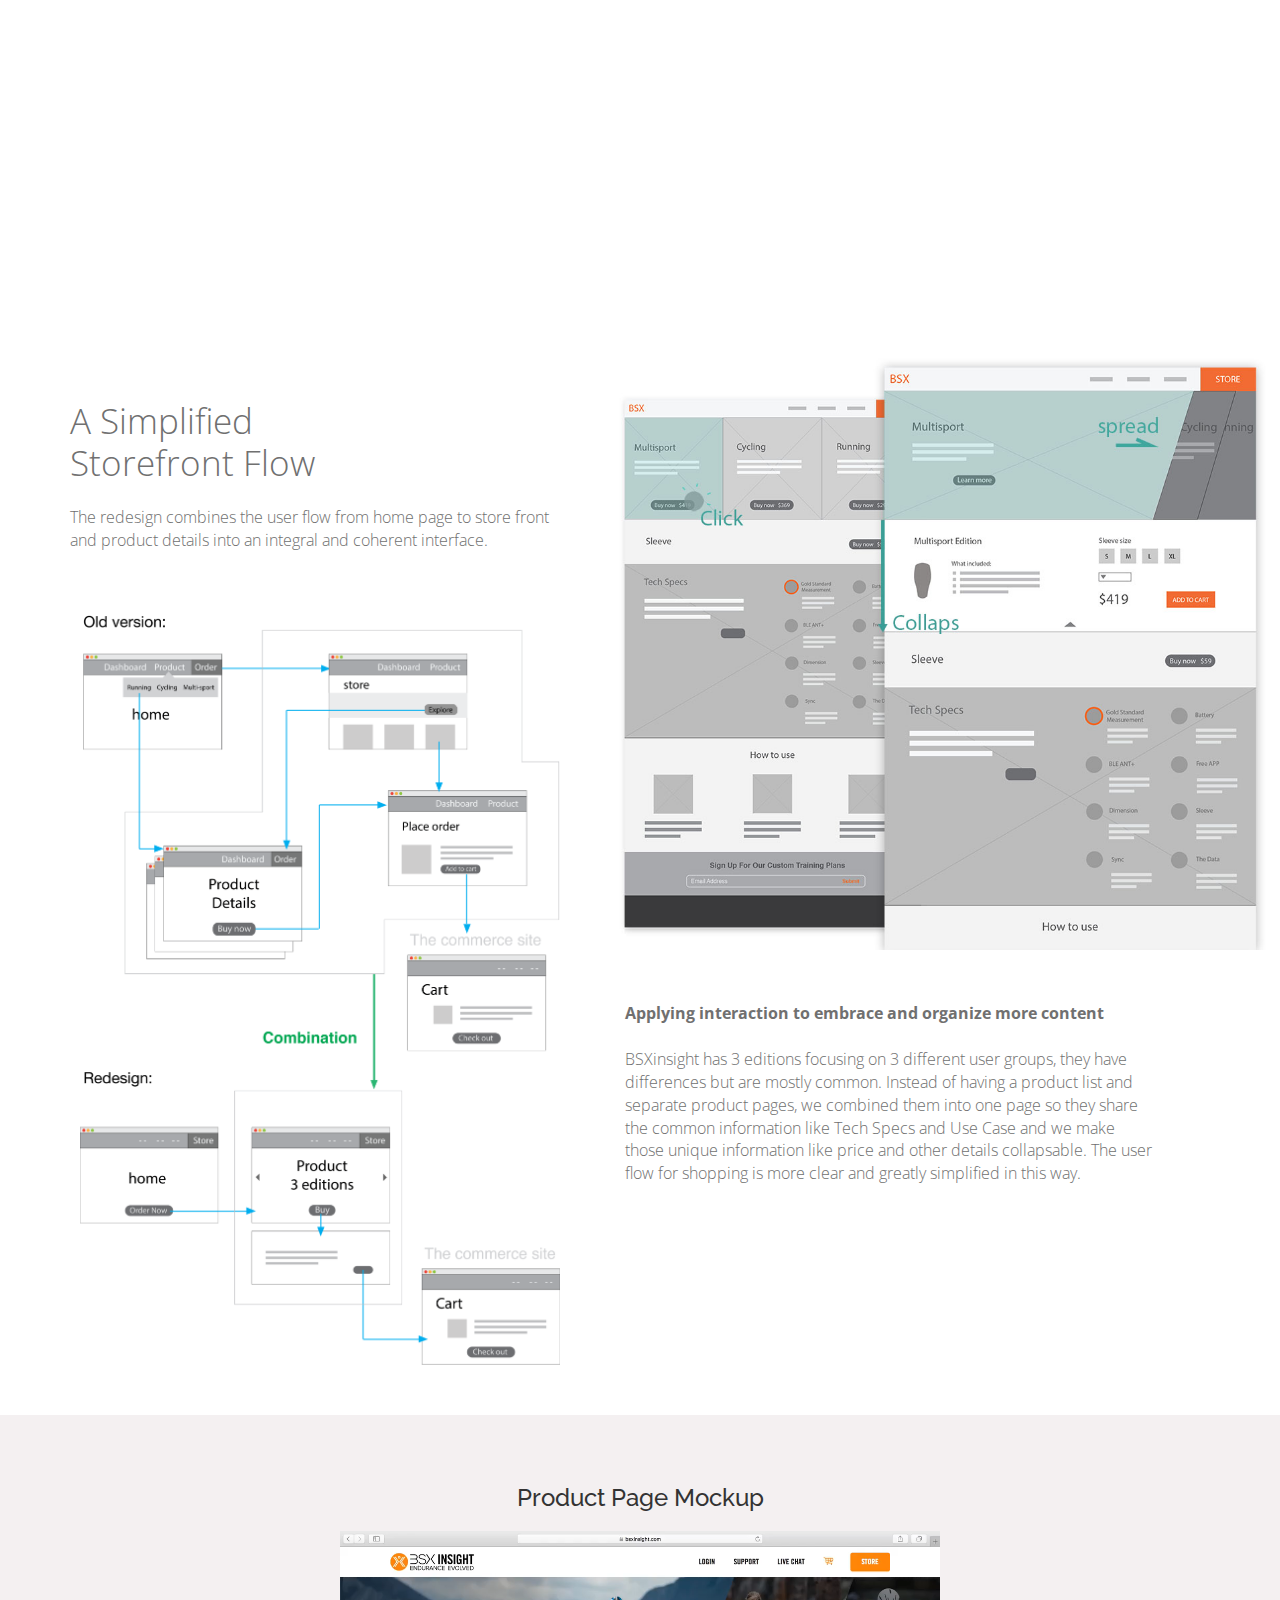
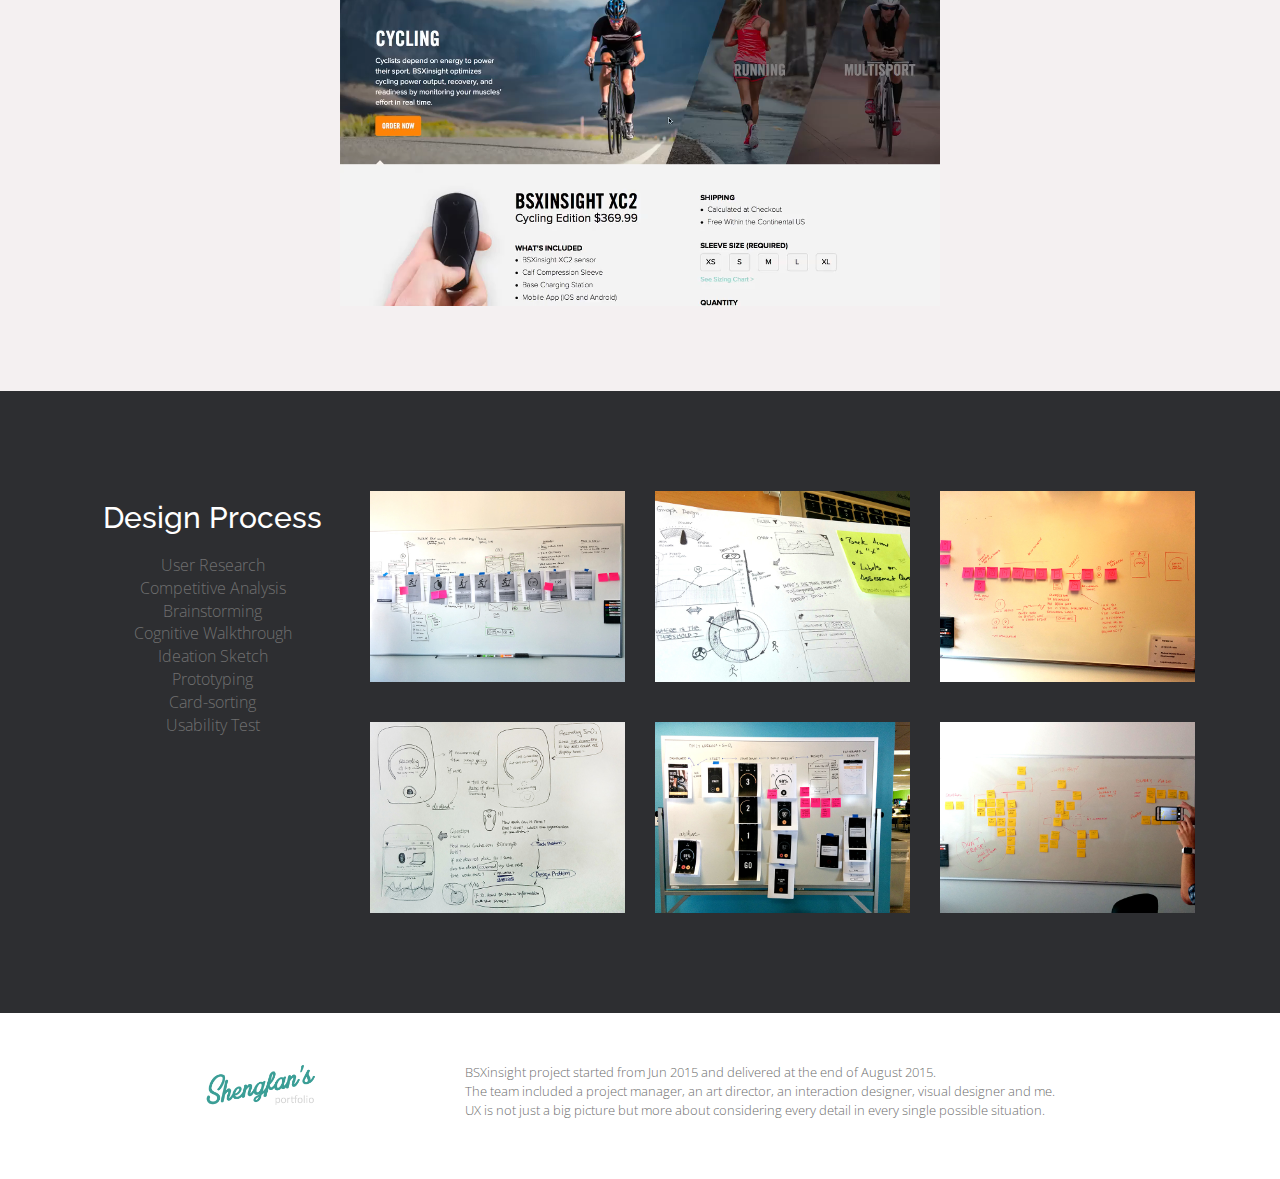
<file: bsx.html>
<!DOCTYPE html>
<html lang="en">
<head>
    <meta charset="utf-8">
    <meta http-equiv="X-UA-Compatible" content="IE=edge">
    <meta name="viewport" content="width=device-width, initial-scale=1">
    <title>BSXinsight</title>
    <!-- Bootstrap Core CSS JS -->
    <link rel="stylesheet" href="css/bootstrap.min.css" type="text/css">
    <link href='https://fonts.googleapis.com/css?family=Open+Sans:300italic,400italic,600italic,700italic,800italic,400,300,600,700,800' rel='stylesheet' type='text/css'>
    <link href='https://fonts.googleapis.com/css?family=Raleway:100,200' rel='stylesheet' type='text/css'>
    <link rel="stylesheet" href="font-awesome/css/font-awesome.min.css" type="text/css">
    <script src="js/jquery.min.js"></script>
    <script src="js/parallax.min.js"></script>
    <!-- scroll fade in -->
    <script src="js/waypoints.min.js"></script>
    <link rel="stylesheet" type="text/css" href="css/animate.css">
    <!-- dropdown menu -->
    <link rel="stylesheet" href="css/marka.css">
    <script src="js/marka.js"></script>
    <!-- protfolio page Javascript and CSS -->
    <link rel="stylesheet" href="css/portfolio-page.css">
    <link rel="apple-touch-icon" href="images/logo.png">
    <link rel="icon" href="images/logo-header.png">
    <script src="js/portfolio-page.js"></script>
</head>

<body>
    <script src="js/bootstrap.min.js"></script>
      <section class="portfolio-header animated fadeInUp">
        <div class="navbar">
          <div class="container-fluid">
          <a href="index.html" onClick="delayURL('index.html',500); return false;">
              <div class="close-left close">
                <i class="fa fa-times fa-2x"></i>
              </div>
              <div class="round-hover"></div>
            </a>
            <div class="left-right">
            <!-- <i class="close fa fa-th-large fa-2x"></i> -->
            <div class="button-group">
              <i id="icon" class="close"></i>
              <a id="input" href=""></a>
                <ul id="dropdown-menu">
                  <h5 style="opacity:.3">Portfolio works<h5>
                    <li><a href="bsx.html"><p><img src="images/bsx-logo-min.png">BSXinsight Wearable</p></a></li>
                    <li><a href="xiguo.html"><p><img src="images/xiguo-logo-min.png">Xiguo APP</p></a></li>
                    <li><a href="1password.html"><p><img src="images/1pass-logo-min.png">1Password Redesign</p></a></li>
                    <li><a href="ebay.html"><p><img src="images/ebay-logo-min.png">eBay Checkout</p></a></li>
                    <li><a href="drawing.html"><p><img src="images/drawing-icon-min.png">Tangible drawing</p></a></li>
                    <li><a href="commuCity.html"><p><img src="images/commuCity-logo-min.png">commuCity</p></a></li>
                    <li><a href="raskee.html"><p><img src="images/volvo-logo-min.png">Volvo Raskee</p></a></li>
                </ul>
              </div>
            </div>
          </div>
        </div>

        <div class="intro-header-bsx">
          <div class="container">
            <div class="row">
              <div class="col-lg-6 col-md-6">
                <div class="intro-message">
                  <h1>BSXinsight</h1>
                  <p>User experience redesign for the mobile APP and website of BSXinsight wearable products.</p>
                </div>
                <img src="images/bsx/bsx_logo.png" alt="" class="project-logo">
              </div>
              <div class="col-lg-6 col-md-6">
                <div class="heroImg" style="margin: 50px 0px">
                  <img src="images/bsx/BSX-hero.png" alt="">
                </div>
              </div>
            </div>
          </div> <!-- /.container -->
        </div>
      </section>

    <div class="grey-bg">
      <div class="container">
        <div class="row">
          <div class="col-lg-6 col-md-6 tiny-font text-container">
              <h4><i class="fa fa-file-text"></i> About the project</h4>
              <p>This is my internship project at Mutual Mobile Inc. Our client BSX Athletics is a sport technology startup focusing on intelligent wearables for athlete training, BSXinsight is their core product. This project aimed at redesigning the user experience of BSX mobile APP and the website.</p>
          </div>
          <div class="col-lg-6 col-md-6 tiny-font text-container">
              <h4><i class="fa fa-user"></i> Role</h4>
              <p>I was fully assigned to the project and mainly responsible for the interaction design of Assessment user flow, interaction design and visual design for the daily workout function, and the interaction redesign for BSX website's store front and e-commerce experience.</p>
          </div>
        </div>
      </div> <!-- /.container -->
    </div>

    <div class="intro-bg">
      <div class="container">
        <div class="hero-annotation">
          <img src="images/bsx/bsx-graph.png" alt="">
          <h2>BSXinsight is the<br>world's first wearable<br>lactate threshold sensor.</h2>
        </div>
      </div>
    </div>

    <div class="container-fluid">
      <div class="row responsive-box text-center">
        <div class="os-animation" data-os-animation="fadeInLeft" data-os-animation-delay="0.2s">
          <img src="images/bsx/bsx-device-leg.png" alt="" style="width: 100%; height: auto">
        </div>
        <div class="icon-image tiny-font" style="position: absolute; top:38%; left:20%">
          <img src="images/bsx/blood-test.png" alt="">
          <p>Traditionally, blood testing is required to get athlete's lactate threshold, which is really not a convenient and comfortable way.</p>
        </div>
        <div class="icon-image tiny-font" style="position: absolute; top:38%; right:20%">
          <img class="side-icon" src="images/bsx/heartrate-monitor.png" alt="">
          <p>Some people use heartrate monitor to estimate their lactate threshold, but that is not always accurate due to other factors.</p>
        </div>
      </div>
    </div>

    <div class="warm-grey-bg">
      <div class="container">
        <div class="row annotation">
          <div class="col-lg-6 col-md-6">
            <h1 style="color: #008073">Mobile<br>Redesign</h1>
            <p>BSXinsight wearable device is paired with BSX mobile APP to use. It has two main functions, Lactate Threshold (LT) Assessment is a "science in action" that requires user to strictly follow the instruction to get precise results. Daily Workout is for tracking every-day training performance. There are kinesiology concepts and various data in the APP that should be explained through the interaction design in order to help the athletes use the wearable technology in the right way.</p>
            <img class="full-width" src="images/bsx/bsx-2functions.png">
          </div>
          <div class="col-lg-6 col-md-6 os-animation" data-os-animation="fadeInRight" data-os-animation-delay="0.2s">
            <img src="images/bsx/bsx-mobile-header.jpg" alt="">
          </div>
        </div>
      </div>
    </div>

    <div class="container">
      <div class="row" style="margin: 50px 0 100px 0">
        <div class="text-center">
          <h3>LT Assessment User Flow</h3>
          <p>The redesigned LT Assessment has 5 steps: dashboard, tutorial, setup, data presentation during assessment, and LT result</p>
        </div>
        <div class="col-lg-3 col-md-3 img-full-width">
          <img src="images/bsx/bsx-LT-screens.png" alt="">
        </div>
        <div class="col-lg-9 col-md-9 img-full-width">
          <img src="images/bsx/bsx-LT-wireframes.png" alt="">
        </div>
      </div>
    </div>

    <div class="warm-grey-bg">
      <div class="container">
        <div class="row carousel slide carousel-fade" id="myCarousel" data-ride="carousel" data-interval="false">
          <div class="col-lg-6 col-md-6 annotation">
            <div style="width:500px; padding:20px 0">
              <h2>Illustrative Tutorial,<br>Real-time Display<br>and Detailed Results</h2>
              <p>The version 1.0 has a long and wordy assessment tutorial, and the tutorial is totally separated from the assessment process. Our v1.5 redesigned LT tutorial divides the complex tutorial into several parts by steps, and also gives user the interface to illustrate the usecase. The during-assessment screen displays the real-time feedback data and still instructs user how to finish the assessment. The result in the end will be shown with the LT graph, and also the entire training zones for athlete to make detailed analysis.</p>
            </div>
            <ul class="carousel-indicators" style="list-style-type: none">
              <li data-target="#myCarousel" data-slide-to="0" class="active"><img src="images/bsx/thumbnail-tutorial-1.png"></li>
              <li data-target="#myCarousel" data-slide-to="1"><img src="images/bsx/thumbnail-assessment-1.png"></li>
              <li data-target="#myCarousel" data-slide-to="2"><img src="images/bsx/thumbnail-result-1.png"></li>
            </ul>
          </div>
          <div class="col-lg-6 col-md-6 carousel-inner interface">
	            <img src="images/bsx/bsx-tutorial.jpg" alt="1.jpg" class="item active">
              <img src="images/bsx/assessment.jpg" alt="2.jpg" class="item">
              <img src="images/bsx/assessment-result.jpg" alt="2.jpg" class="item">
          </div>
        </div>
      </div>
    </div>

    <div class="container">
      <div class="row" style="margin: 50px 0 100px 0">
        <div class="text-center"><h3>Daily Workout User Flow</h3></div>
        <div class="img-full-width">
          <img src="images/bsx/daily-flow.png">
        </div>
      </div>
    </div>

    <div class="warm-grey-bg">
      <div class="container-fluid">
        <div class="row">
          <div class="col-lg-6 col-md-6">
            <div class="annotation" style="width:580px; padding: 100px 0 50px 16%">
              <h2>Daily Workout<br>Review and Analysis</h2>
              <p>Combining the lactate threshold and the daily workout functions, BSXinsight enables the athlete users to establish a professional training plan. They can review the important physiological indices such as Muscle Oxygen Saturation (SmO2) to get a scientific perspective on the training strength. Based on their lactate threshold, the training zones will be presented to help user optimize the training effect.</p>
              <img src="images/bsx/bsx-daily-annotation.png">
            </div>
          </div>
          <div class="col-lg-6 col-md-6 interface" style="overflow:hidden">
              <img src="images/bsx/daily-dashboard.jpg" alt="">
          </div>
        </div>
      </div>
    </div>

    <div class="container">
      <div class="row">
        <div class="col-lg-6 col-md-6 annotation">
          <h1 style="color: #008073">Website<br>Redesign</h1>
          <p>BSX website functions as 3 roles: the product introduction and demonstration, the online store and the web-version dashboard where user can view and manage their data. Our redesign started with analyzing the information architecture, and then we applied interaction patterns to construct the information architecture as web interface. We largely simplified the user flow from learning product information to finishing the purchase.</p>
          <a href="http://www.bsxinsight.com"><p><i class="fa fa-link"></i> http://www.bsxinsight.com</p></a>
        </div>
        <div class="col-lg-6 col-md-6 os-animation" data-os-animation="fadeInRight">
          <img src="images/bsx/bsx-web-design.jpg" alt="" style="height:600px; width:auto; margin-top: 50px">
        </div>
      </div>
    </div>

    <div class="container-fluid">
      <div class="row">
        <div class="parallax-window" data-parallax="scroll" data-image-src="images/bsx/bsx-info-arch.jpg" style="height:600px; width: 100%">
          <div class="col-lg-6 col-md-6">
            <div class="white-text-bg">
              <h2>Information Architecture</h2>
              <p style="color:white;padding:0 0 10px 10px">Information archsitecture is not just about arranging the pieces of inforamtion here and there to keep the information flow make-sense, but also integrating the holistic user experience, detailed usability consideration and applying various interaction paradigms.</p>
            </div>
          </div>
        </div>
      </div>
    </div>

    <div class="container">
      <div class="row">
        <div class="col-lg-6 col-md-6 hero-annotation">
          <div style="width:580px; padding-right: 100px">
            <p><span class="paragraph-title">A Simplified<br>Storefront Flow</span><br><br>The redesign combines the user flow from home page to store front and product details into an integral and coherent interface.</p>
            <img src="images/bsx/bsx-product-page-flow.png" style="padding:50px 0">
          </div>
        </div>
        <div class="col-lg-6 col-md-6 interface">
            <img src="images/bsx/bsx-web-wireframe.jpg" alt="">
            <p style="padding: 30px 20px"><br><strong>Applying interaction to embrace and organize more content</strong><br><br>BSXinsight has 3 editions focusing on 3 different user groups, they have differences but are mostly common. Instead of having a product list and separate product pages, we combined them into one page so they share the common information like Tech Specs and Use Case and we make those unique information like price and other details collapsable. The user flow for shopping is more clear and greatly simplified in this way.</p>
        </div>
      </div>
    </div>

    <div class="warm-grey-bg">
      <div class="container">
        <div class="row text-center video-margin">
          <h3>Product Page Mockup</h3>
          <video class="my-video" loop autoplay="autoplay" width="600px" webkit-playinline>
            <source src="video/bsx-product-720.mp4" type="video/mp4">
          </video>
        </div>
      </div>
    </div>

    <div class="process-bg">
      <div class="container">
        <div class="text-center">
          <div class="col-lg-3 col-md-3">
            <h2>Design Process</h2>
            <p>User Research<br>Competitive Analysis<br>Brainstorming<br>Cognitive Walkthrough<br>Ideation Sketch<br>Prototyping<br>Card-sorting<br>Usability Test</p>
          </div>
          <div>
            <div class="col-lg-3 col-md-3">
                <img src="images/process/bsx-process-1.jpg">
                <img src="images/process/bsx-process-4.jpg">
            </div>
            <div class="col-lg-3 col-md-3">
                <img src="images/process/bsx-process-2.jpg">
                <img src="images/process/bsx-process-5.jpg">
            </div>
            <div class="col-lg-3 col-md-3">
                <img src="images/process/bsx-process-3.jpg">
                <img src="images/process/bsx-process-6.jpg">
            </div>
          </div>
        </div>
      </div>
    </div>

    <div class="container">
      <div class="row footer-row">
        <div class="col-lg-4 col-md-4 text-center">
          <img src="images/logo-color.png" style="width: 120px; height: auto">
        </div>
        <div class="col-lg-8 col-md-4 tiny-font">
          <p>BSXinsight project started from Jun 2015 and delivered at the end of August 2015.<br>The team included a project manager, an art director, an interaction designer, visual designer and me.<br>UX is not just a big picture but more about considering every detail in every single possible situation.</p>
        </div>
      </div>
    </div>

  </body>
</html>
</file>
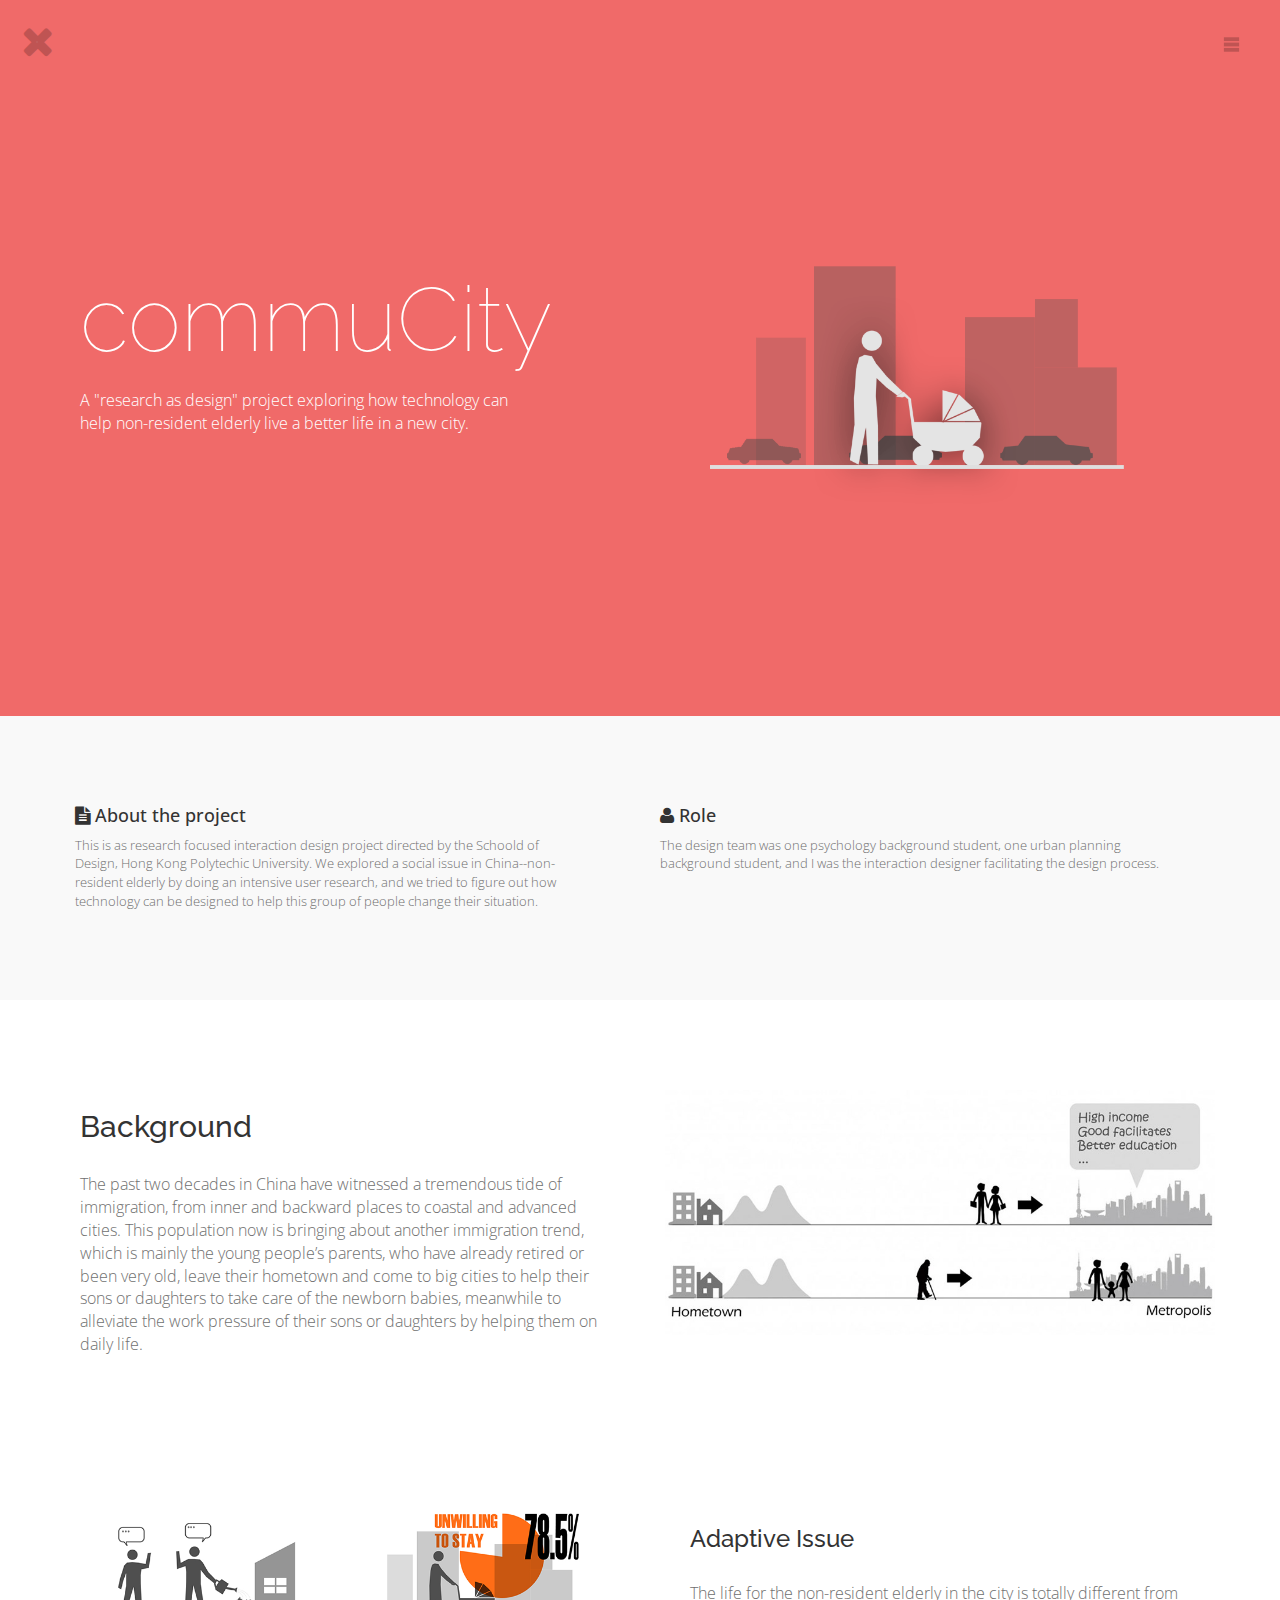
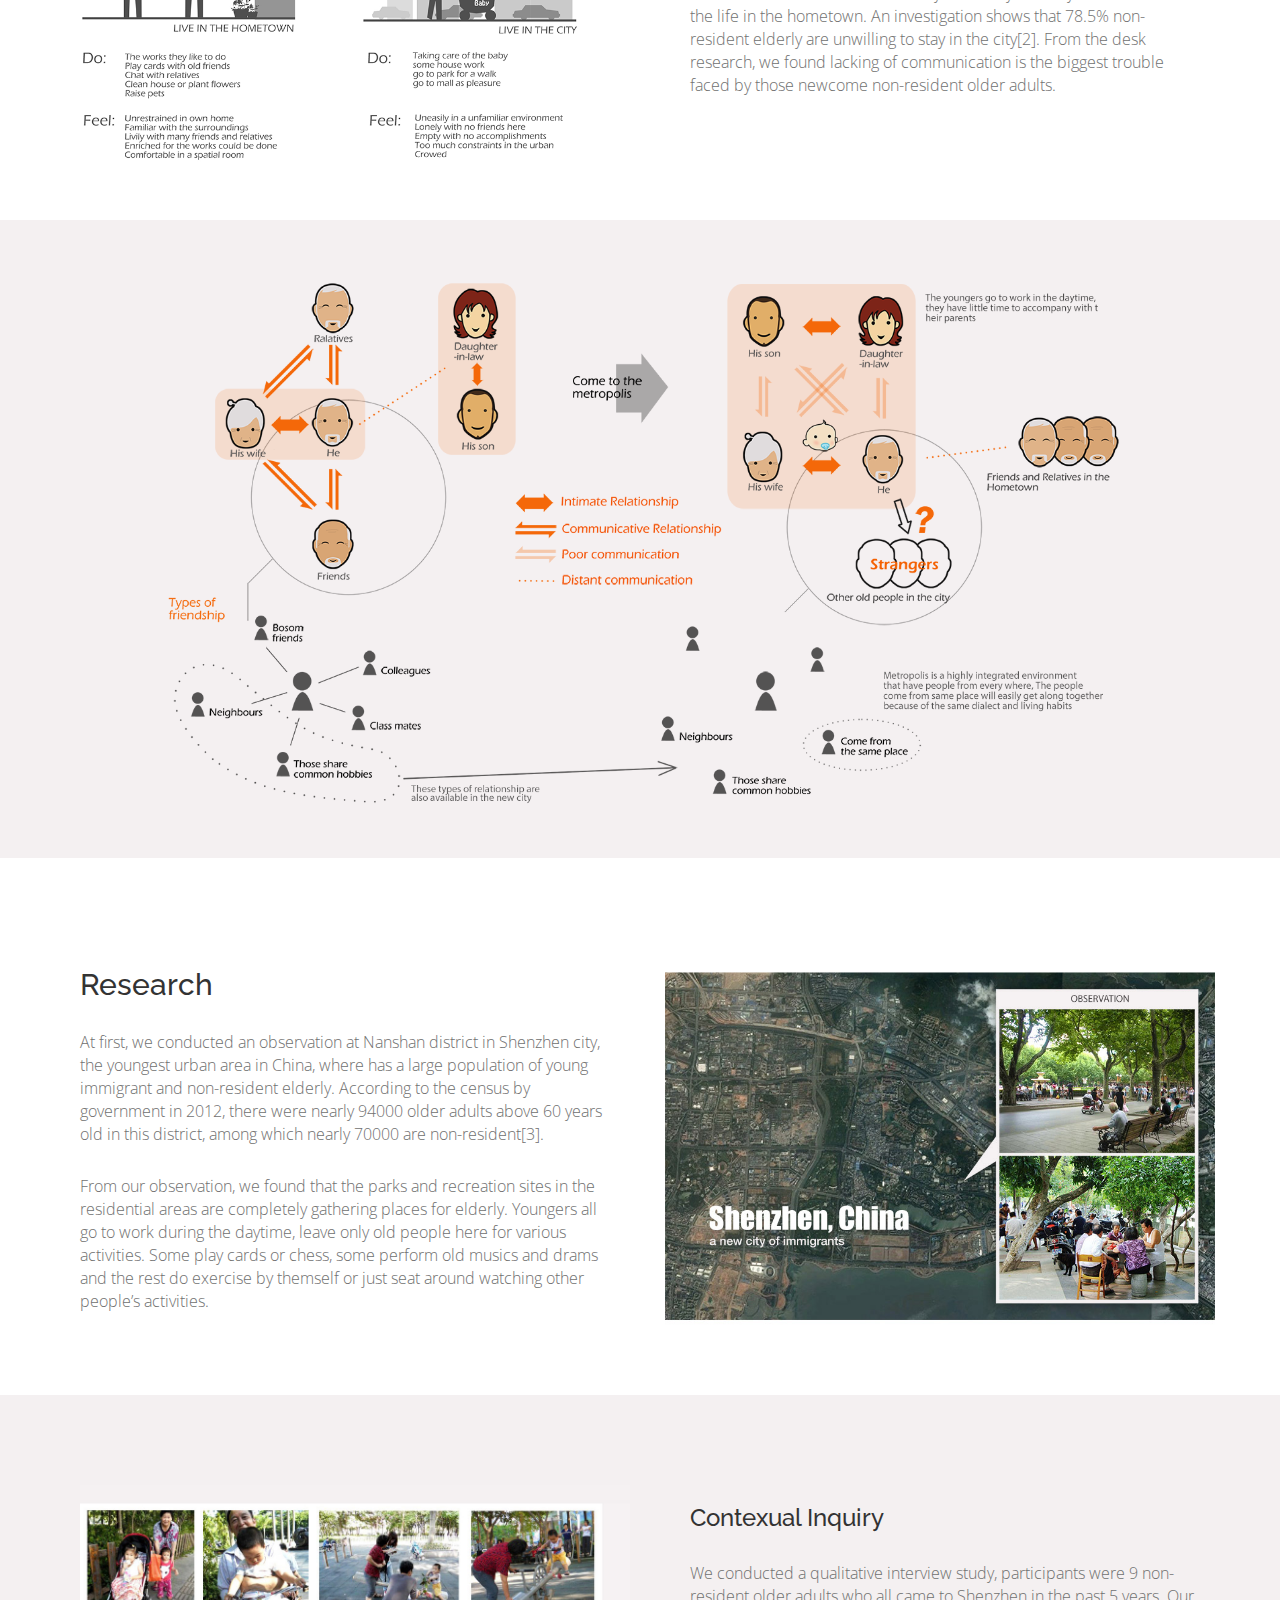
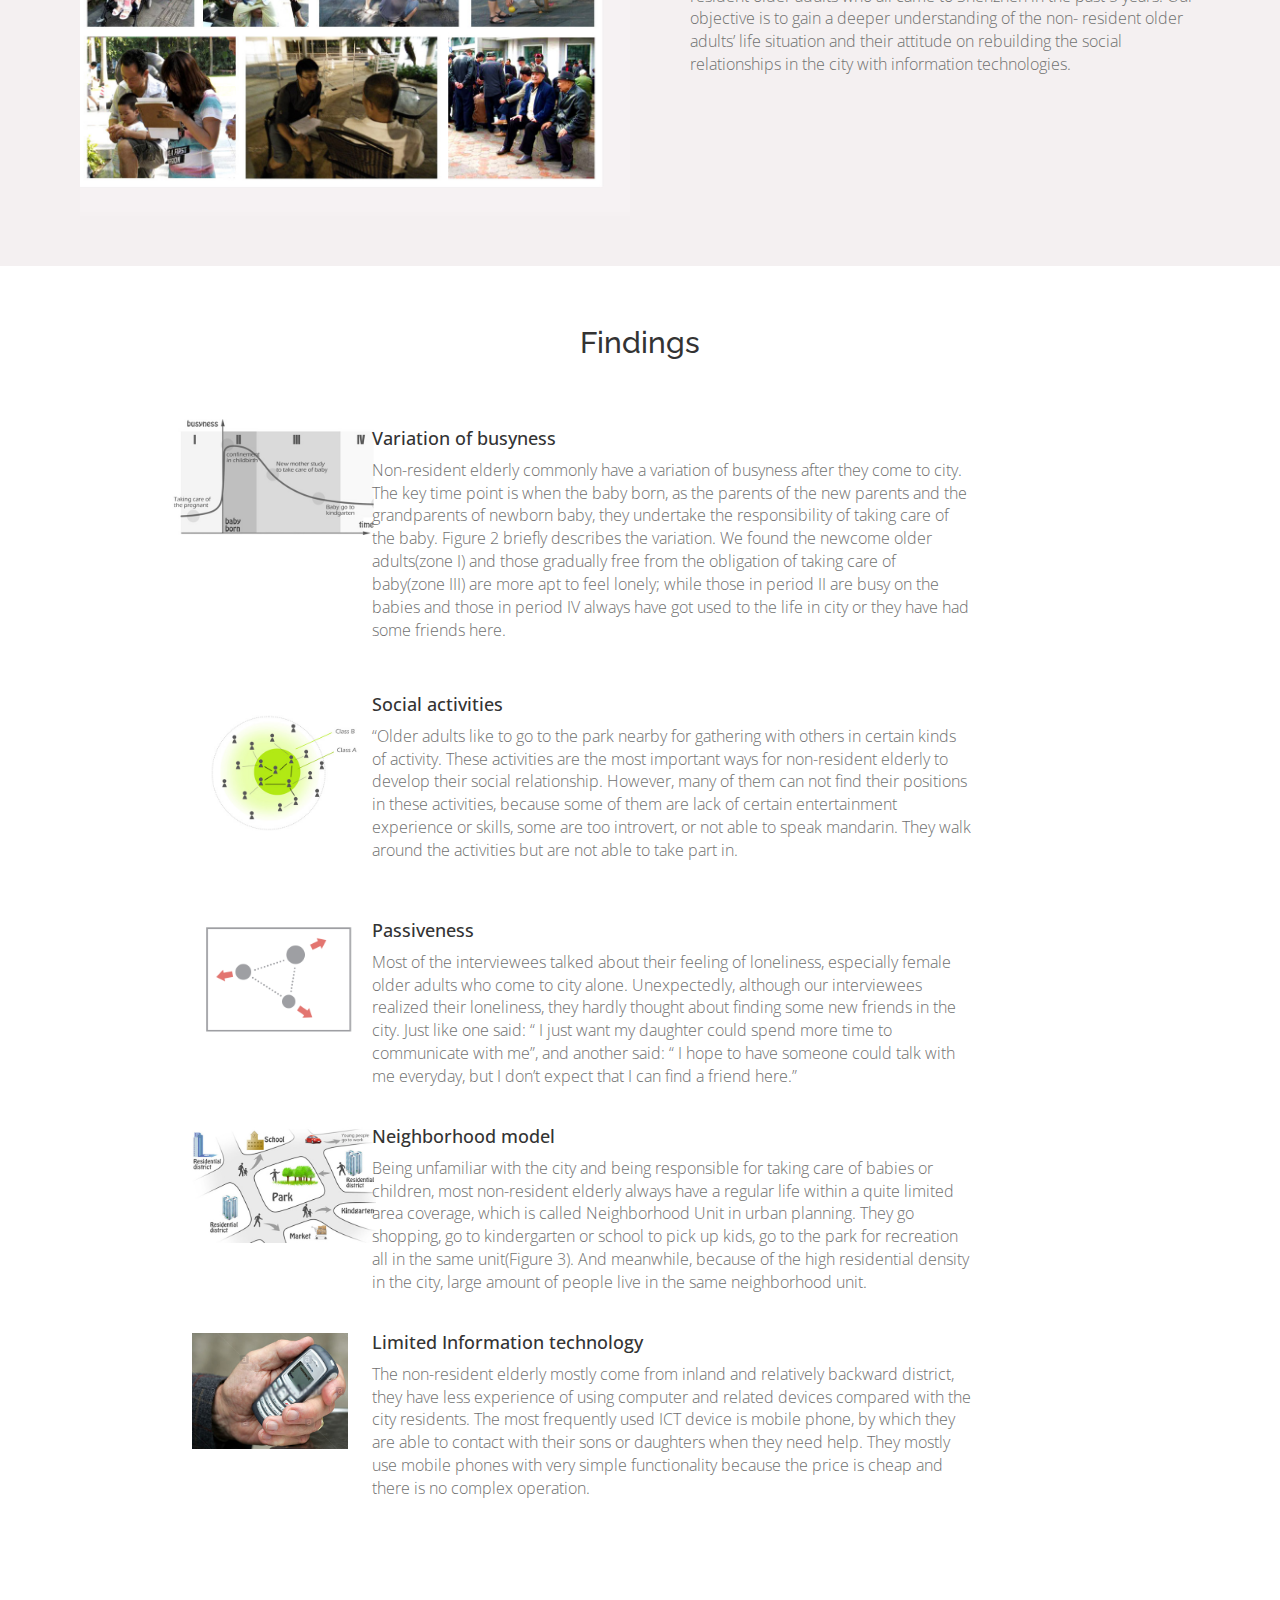
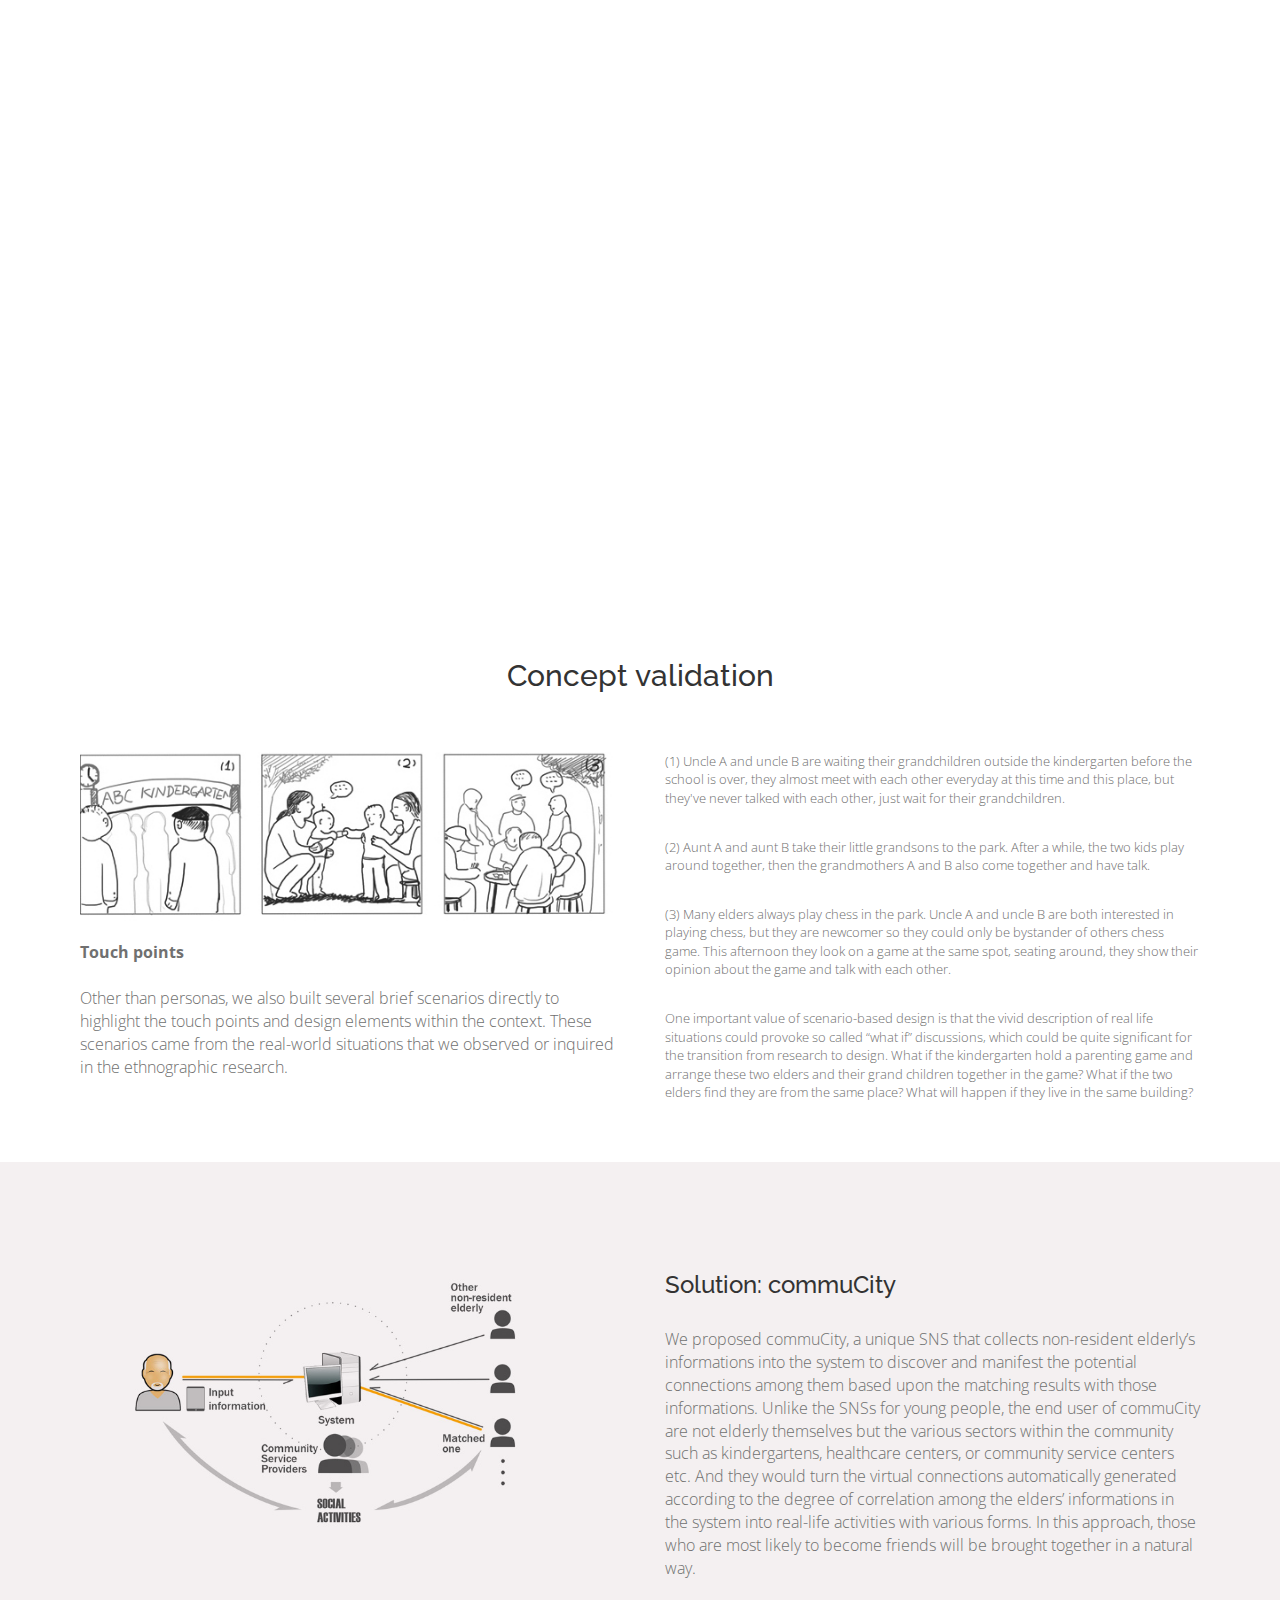
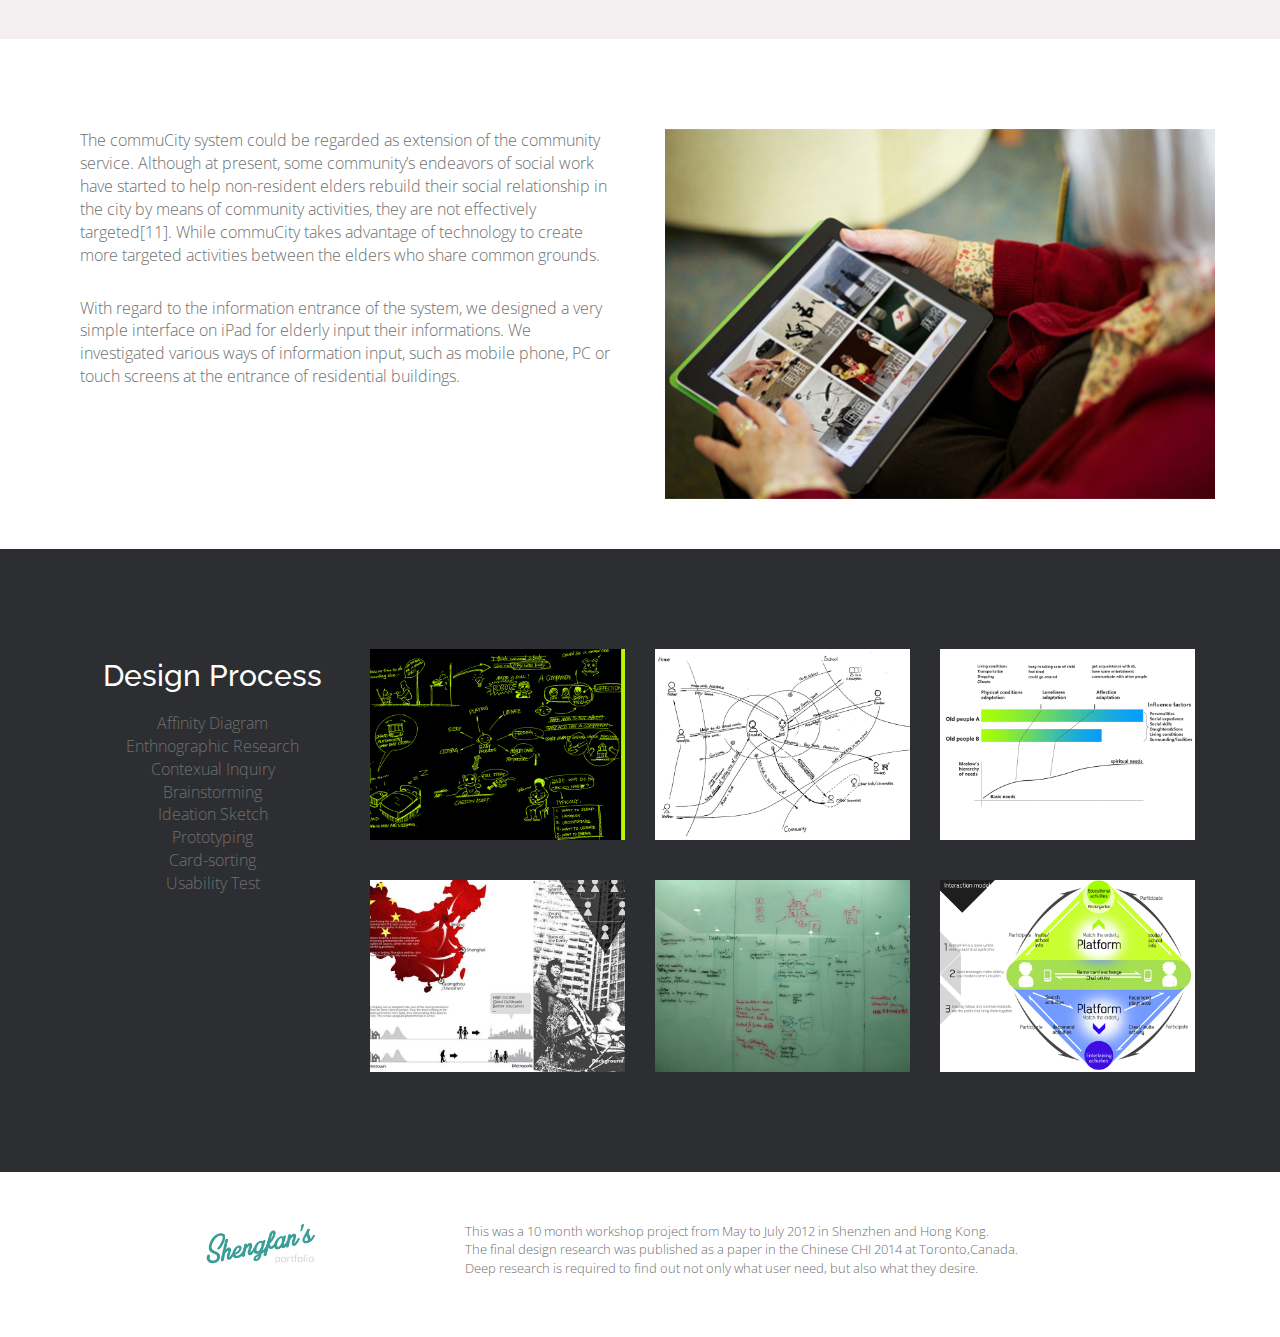
<file: commuCity.html>
<!DOCTYPE html>
<html lang="en">

<head>
    <meta charset="utf-8">
    <meta http-equiv="X-UA-Compatible" content="IE=edge">
    <meta name="viewport" content="width=device-width, initial-scale=1">
    <title>commuCity</title>
    <!-- Bootstrap Core CSS JS -->
    <link rel="stylesheet" href="css/bootstrap.min.css" type="text/css">
    <link href='https://fonts.googleapis.com/css?family=Open+Sans:300italic,400italic,600italic,700italic,800italic,400,300,600,700,800' rel='stylesheet' type='text/css'>
    <link href='https://fonts.googleapis.com/css?family=Raleway:100,200' rel='stylesheet' type='text/css'>
    <link rel="stylesheet" href="font-awesome/css/font-awesome.min.css" type="text/css">
    <script src="js/jquery.min.js"></script>
    <script src="js/parallax.min.js"></script>
    <!-- scroll fade in -->
    <script src="js/waypoints.min.js"></script>
    <link rel="stylesheet" type="text/css" href="css/animate.css">
    <!-- dropdown menu -->
    <link rel="stylesheet" href="css/marka.css">
    <script src="js/marka.js"></script>
    <!-- protfolio page Javascript and CSS -->
    <link rel="stylesheet" href="css/portfolio-page.css">
    <link rel="apple-touch-icon" href="images/logo.png">
    <link rel="icon" href="images/logo-header.png">
    <script src="js/portfolio-page.js"></script>
</head>

<body>
    <script src="js/bootstrap.min.js"></script>
    <section class="portfolio-header animated fadeInUp">
      <div class="navbar">
        <div class="container-fluid">
          <a href="index.html" onClick="delayURL('index.html',500); return false;">
            <div class="close-left close">
              <i class="fa fa-times fa-2x"></i>
            </div>
            <div class="round-hover"></div>
          </a>
          <div class="left-right">
          <!-- <i class="close fa fa-th-large fa-2x"></i> -->
          <div class="button-group">
            <i id="icon" class="close"></i>
            <a id="input" href=""></a>
              <ul id="dropdown-menu">
                <h5 style="opacity:.3">Portfolio works<h5>
                  <li><a href="bsx.html"><p><img src="images/bsx-logo-min.png">BSXinsight Wearable</p></a></li>
                  <li><a href="xiguo.html"><p><img src="images/xiguo-logo-min.png">Xiguo APP</p></a></li>
                  <li><a href="1password.html"><p><img src="images/1pass-logo-min.png">1Password Redesign</p></a></li>
                  <li><a href="ebay.html"><p><img src="images/ebay-logo-min.png">eBay Checkout</p></a></li>
                  <li><a href="drawing.html"><p><img src="images/drawing-icon-min.png">Tangible drawing</p></a></li>
                  <li><a href="commuCity.html"><p><img src="images/commuCity-logo-min.png">commuCity</p></a></li>
                  <li><a href="raskee.html"><p><img src="images/volvo-logo-min.png">Volvo Raskee</p></a></li>
              </ul>
            </div>
          </div>
        </div>
      </div>

      <div class="intro-header-commuCity">
        <div class="container">
          <div class="row">
            <div class="col-lg-6 col-md-6">
              <div class="intro-message">
                <h1>commuCity</h1>
                <p>A "research as design" project exploring how technology can help non-resident elderly live a better life in a new city.</p>
              </div>
            </div>
            <div class="col-lg-6 col-md-6">
              <div class="heroImg" style="margin: 50px 0px">
                <img src="images/commuCity/commuCity-hero.png" alt="">
              </div>
            </div>
          </div>
        </div> <!-- /.container -->
      </div>
    </section>

    <div class="grey-bg">
      <div class="container">
        <div class="row">
          <div class="col-lg-6 col-md-6 tiny-font text-container">
              <h4><i class="fa fa-file-text"></i> About the project</h4>
              <p>This is as research focused interaction design project directed by the Schoold of Design, Hong Kong Polytechic University. We explored a social issue in China--non-resident elderly by doing an intensive user research, and we tried to figure out how technology can be designed to help this group of people change their situation.</p>
          </div>
          <div class="col-lg-6 col-md-6 tiny-font text-container">
              <h4><i class="fa fa-user"></i> Role</h4>
              <p>The design team was one psychology background student, one urban planning background student, and I was the interaction designer facilitating the design process.</p>
          </div>
        </div>
      </div> <!-- /.container -->
    </div>

    <div class="container">
      <div class="row annotation">
        <div class="col-lg-6 col-md-6">
          <h2>Background</h2>
          <p>The past two decades in China have witnessed a tremendous tide of immigration, from inner and backward places to coastal and advanced cities. This population now is bringing about another immigration trend, which is mainly the young people’s parents, who have already retired or been very old, leave their hometown and come to big cities to help their sons or daughters to take care of the newborn babies, meanwhile to alleviate the work pressure of their sons or daughters by helping them on daily life.</p>
        </div>
        <div class="col-lg-6 col-md-6">
          <img src="images/commuCity/commuCity-1.jpg">
        </div>
      </div>
    </div>

    <div class="container">
      <div class="row annotation">
        <div class="col-lg-6 col-md-6">
          <img src="images/commuCity/commuCity-2.png">
        </div>
        <div class="col-lg-6 col-md-6" style="padding-left:40px">
          <h3>Adaptive Issue</h3>
          <p>The life for the non-resident elderly in the city is totally different from the life in the hometown. An investigation shows that 78.5% non-resident elderly are unwilling to stay in the city[2]. From the desk research, we found lacking of communication is the biggest trouble faced by those newcome non-resident older adults.</p>
        </div>
      </div>
    </div>

    <div class="warm-grey-bg">
      <div class="container">
        <div class="row text-center">
          <img src="images/commuCity/commuCity-3.png" style="height: auto; width: 85%">
        </div>
      </div>
    </div>

    <div class="container">
      <div class="row annotation">
        <div class="col-lg-6 col-md-6">
          <h2>Research</h2>
          <p>At first, we conducted an observation at Nanshan district in Shenzhen city, the youngest urban area in China, where has a large population of young immigrant and non-resident elderly. According to the census by government in 2012, there were nearly 94000 older adults above 60 years old in this district, among which nearly 70000 are non-resident[3].</p>
          <p>From our observation, we found that the parks and recreation sites in the residential areas are completely gathering places for elderly. Youngers all go to work during the daytime, leave only old people here for various activities. Some play cards or chess, some perform old musics and drams and the rest do exercise by themself or just seat around watching other people’s activities.</p>
        </div>
        <div class="col-lg-6 col-md-6">
          <img src="images/commuCity/commuCity-4.jpg">
        </div>
      </div>
    </div>

    <div class="warm-grey-bg">
      <div class="container">
        <div class="row annotation">
          <div class="col-lg-6 col-md-6">
            <img src="images/commuCity/commuCity-5.jpg">
          </div>
          <div class="col-lg-6 col-md-6" style="padding-left:40px">
            <h3>Contexual Inquiry</h3>
            <p>We conducted a qualitative interview study, participants were 9 non-resident older adults who all came to Shenzhen in the past 5 years. Our objective is to gain a deeper understanding of the non- resident older adults’ life situation and their attitude on rebuilding the social relationships in the city with information technologies.</p>
          </div>
        </div>
      </div>
    </div>

    <div class="container">
      <div class="row">
        <div class="text-center">
          <h2 style="margin-top:50px">Findings</h2>
        </div>
        <div class="persona-row" style="margin: 0 10% 100px 10%;">
          <div class="persona-photo">
            <img src="images/commuCity/commuCity-6.jpg" alt="" style="margin: 40px 20px 10px 0">
          </div>
          <div class="persona-story" style="width:600px">
            <h4>Variation of busyness</h4>
            <p>Non-resident elderly commonly have a variation of busyness after they come to city. The key time point is when the baby born, as the parents of the new parents and the grandparents of newborn baby, they undertake the responsibility of taking care of the baby. Figure 2 briefly describes the variation. We found the newcome older adults(zone I) and those gradually free from the obligation of taking care of baby(zone III) are more apt to feel lonely; while those in period II are busy on the babies and those in period IV always have got used to the life in city or they have had some friends here.</p>
          </div>
        </div>
        <div class="persona-row" style="margin: 0 10%;">
          <div class="persona-photo" style="padding-top:30px">
            <img src="images/commuCity/commuCity-7.jpg" alt="">
          </div>
          <div class="persona-story" style="width:600px">
            <h4>Social activities</h4>
            <p>“Older adults like to go to the park nearby for gathering with others in certain kinds of activity. These activities are the most important ways for non-resident elderly to develop their social relationship. However, many of them can not find their positions in these activities, because some of them are lack of certain entertainment experience or skills, some are too introvert, or not able to speak mandarin. They walk around the activities but are not able to take part in.</p>
          </div>
        </div>
        <div class="persona-row" style="margin: 0 10%;">
          <div class="persona-photo" style="padding-top:10px">
            <img src="images/commuCity/commuCity-8.png" alt="">
          </div>
          <div class="persona-story" style="width:600px">
            <h4>Passiveness</h4>
            <p>Most of the interviewees talked about their feeling of loneliness, especially female older adults who come to city alone. Unexpectedly, although our interviewees realized their loneliness, they hardly thought about finding some new friends in the city. Just like one said: “ I just want my daughter could spend more time to communicate with me”, and another said: “ I hope to have someone could talk with me everyday, but I don’t expect that I can find a friend here.”</p>
          </div>
        </div>
        <div class="persona-row" style="margin: 0 10%;">
            <div class="persona-photo" style="padding-top:10px">
              <img src="images/commuCity/commuCity-9.jpg" alt="">
            </div>
            <div class="persona-story" style="width:600px">
              <h4>Neighborhood model</h4>
              <p>Being unfamiliar with the city and being responsible for taking care of babies or children, most non-resident elderly always have a regular life within a quite limited area coverage, which is called Neighborhood Unit in urban planning. They go shopping, go to kindergarten or school to pick up kids, go to the park for recreation all in the same unit(Figure 3). And meanwhile, because of the high residential density in the city, large amount of people live in the same neighborhood unit.</p>
            </div>
        </div>
        <div class="persona-row" style="margin: 0 10%;">
            <div class="persona-photo" style="padding-top:10px">
              <img src="images/commuCity/commuCity-11.jpg" alt="" style="margin-bottom: 100px">
            </div>
            <div class="persona-story" style="width:600px">
              <h4>Limited Information technology</h4>
              <p>The non-resident elderly mostly come from inland and relatively backward district, they have less experience of using computer and related devices compared with the city residents. The most frequently used ICT device is mobile phone, by which they are able to contact with their sons or daughters when they need help. They mostly use mobile phones with very simple functionality because the price is cheap and there is no complex operation.</p>
            </div>
        </div>
      </div>
    </div>



    <div class="container-fluid">
      <div class="row">
        <div class="parallax-window" data-parallax="scroll" data-image-src="images/commuCity/commuCity-10.jpg" style="height:600px; width: 100%">
          <div class="col-lg-6 col-md-6">
            <p style="margin: 30% 40px 100px 100px; color: white"><strong>Storyboard</strong><br><br>We summarized two different personas, and use storyboard to depict their daily life. The most distinct pattern of behaviour between them is the duty on the child. The first-kind elderly look after their grandchildren all the day; while the second-kind elderly are mainly responsible for the house works and escorting the children to go to kindergarten, and pick up them back in the afternoon.</p>
          </div>
        </div>
      </div>
    </div>

    <div class="container">
      <div class="row annotation">
        <div class="text-center">
          <h2 style="margin-bottom:40px">Concept validation</h2>
        </div>
        <div class="col-lg-6 col-md-6">
          <img src="images/commuCity/commuCity-12.jpg">
          <p><strong>Touch points</strong><br><br>Other than personas, we also built several brief scenarios directly to highlight the touch points and design elements within the context. These scenarios came from the real-world situations that we observed or inquired in the ethnographic research.</p>
        </div>
        <div class="col-lg-6 col-md-6 tiny-font">
          <p>(1) Uncle A and uncle B are waiting their grandchildren outside the kindergarten before the school is over, they almost meet with each other everyday at this time and this place, but they've never talked with each other, just wait for their grandchildren.</p>
          <p>(2) Aunt A and aunt B take their little grandsons to the park. After a while, the two kids play around together, then the grandmothers A and B also come together and have talk.</p>
          <p>(3) Many elders always play chess in the park. Uncle A and uncle B are both interested in playing chess, but they are newcomer so they could only be bystander of others chess game. This afternoon they look on a game at the same spot, seating around, they show their opinion about the game and talk with each other.</p>
          <p>One important value of scenario-based design is that the vivid description of real life situations could provoke so called “what if” discussions, which could be quite significant for the transition from research to design. What if the kindergarten hold a parenting game and arrange these two elders and their grand children together in the game? What if the two elders find they are from the same place? What will happen if they live in the same building?</p>
        </div>
      </div>
    </div>

    <div class="warm-grey-bg">
      <div class="container">
        <div class="row annotation">
          <div class="col-lg-6 col-md-6">
            <img src="images/commuCity/commuCity-13.jpg">
          </div>
          <div class="col-lg-6 col-md-6">
            <h3>Solution: commuCity</h3>
            <p>We proposed commuCity, a unique SNS that collects non-resident elderly’s informations into the system to discover and manifest the potential connections among them based upon the matching results with those informations. Unlike the SNSs for young people, the end user of commuCity are not elderly themselves but the various sectors within the community such as kindergartens, healthcare centers, or community service centers etc. And they would turn the virtual connections automatically generated according to the degree of correlation among the elders’ informations in the system into real-life activities with various forms. In this approach, those who are most likely to become friends will be brought together in a natural way.</p>
          </div>
        </div>
      </div>
    </div>

    <div class="container">
      <div class="row annotation">
        <div class="col-lg-6 col-md-6">
          <p>The commuCity system could be regarded as extension of the community service. Although at present, some community’s endeavors of social work have started to help non-resident elders rebuild their social relationship in the city by means of community activities, they are not effectively targeted[11]. While commuCity takes advantage of technology to create more targeted activities between the elders who share common grounds.</p>
          <p>With regard to the information entrance of the system, we designed a very simple interface on iPad for elderly input their informations. We investigated various ways of information input, such as mobile phone, PC or touch screens at the entrance of residential buildings.</p>
        </div>
        <div class="col-lg-6 col-md-6">
          <img src="images/commuCity/commuCity-14.jpg">
        </div>
      </div>
    </div>

    <div class="process-bg">
      <div class="container">
        <div class="text-center">
          <div class="col-lg-3 col-md-3">
            <h2>Design Process</h2>
            <p>Affinity Diagram<br>Enthnographic Research<br>Contexual Inquiry<br>Brainstorming<br>Ideation Sketch<br>Prototyping<br>Card-sorting<br>Usability Test</p>
          </div>
          <div>
            <div class="col-lg-3 col-md-3">
                <img src="images/process/commuCity-process-1.jpg">
                <img src="images/process/commuCity-process-4.jpg">
            </div>
            <div class="col-lg-3 col-md-3">
                <img src="images/process/commuCity-process-2.jpg">
                <img src="images/process/commuCity-process-5.jpg">
            </div>
            <div class="col-lg-3 col-md-3">
                <img src="images/process/commuCity-process-3.jpg">
                <img src="images/process/commuCity-process-6.jpg">
            </div>
          </div>
        </div>
      </div>
    </div>

    <div class="container">
      <div class="row footer-row">
        <div class="col-lg-4 col-md-4 text-center">
          <img src="images/logo-color.png" style="width: 120px; height: auto">
        </div>
        <div class="col-lg-8 col-md-8 tiny-font">
          <p>This was a 10 month workshop project from May to July 2012 in Shenzhen and Hong Kong.<br>The final design research was published as a paper in the Chinese CHI 2014 at Toronto,Canada.<br>Deep research is required to find out not only what user need, but also what they desire.</p>
        </div>
      </div>
    </div>
  </body>
</html>
</file>
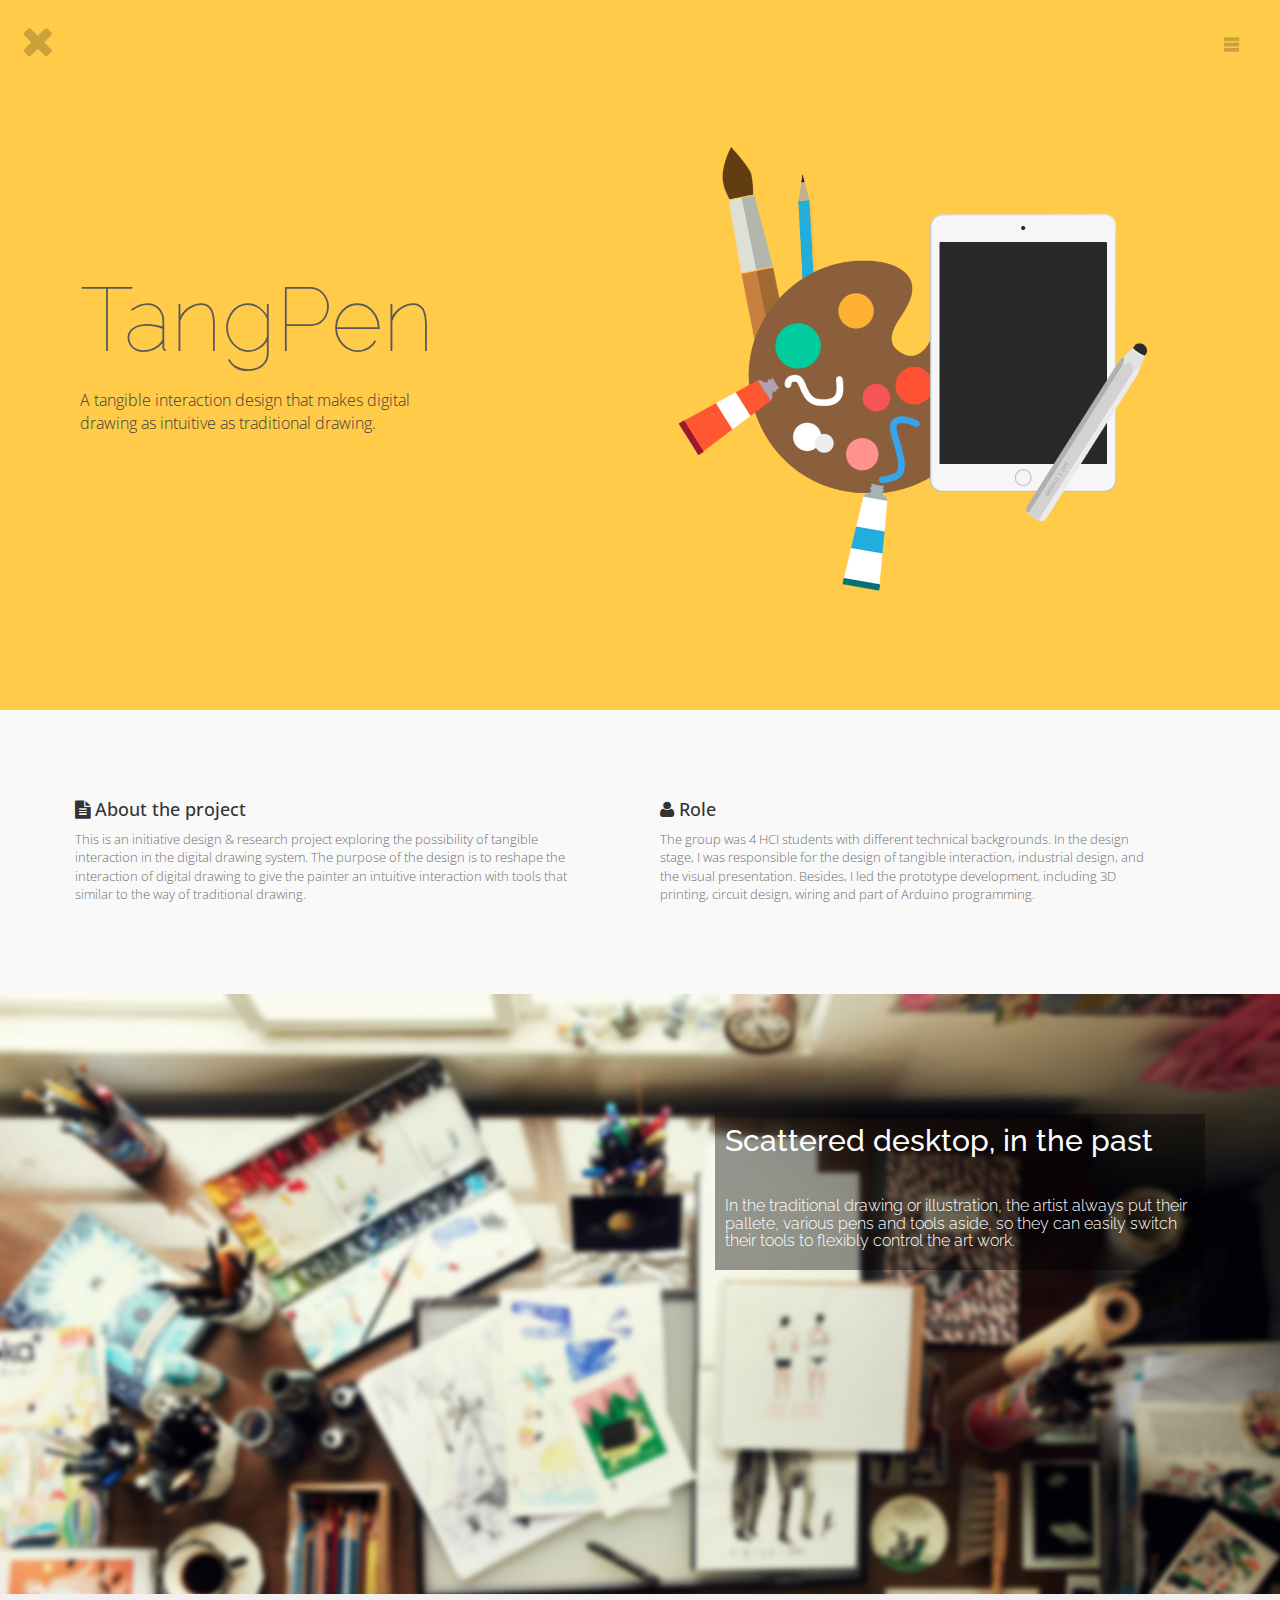
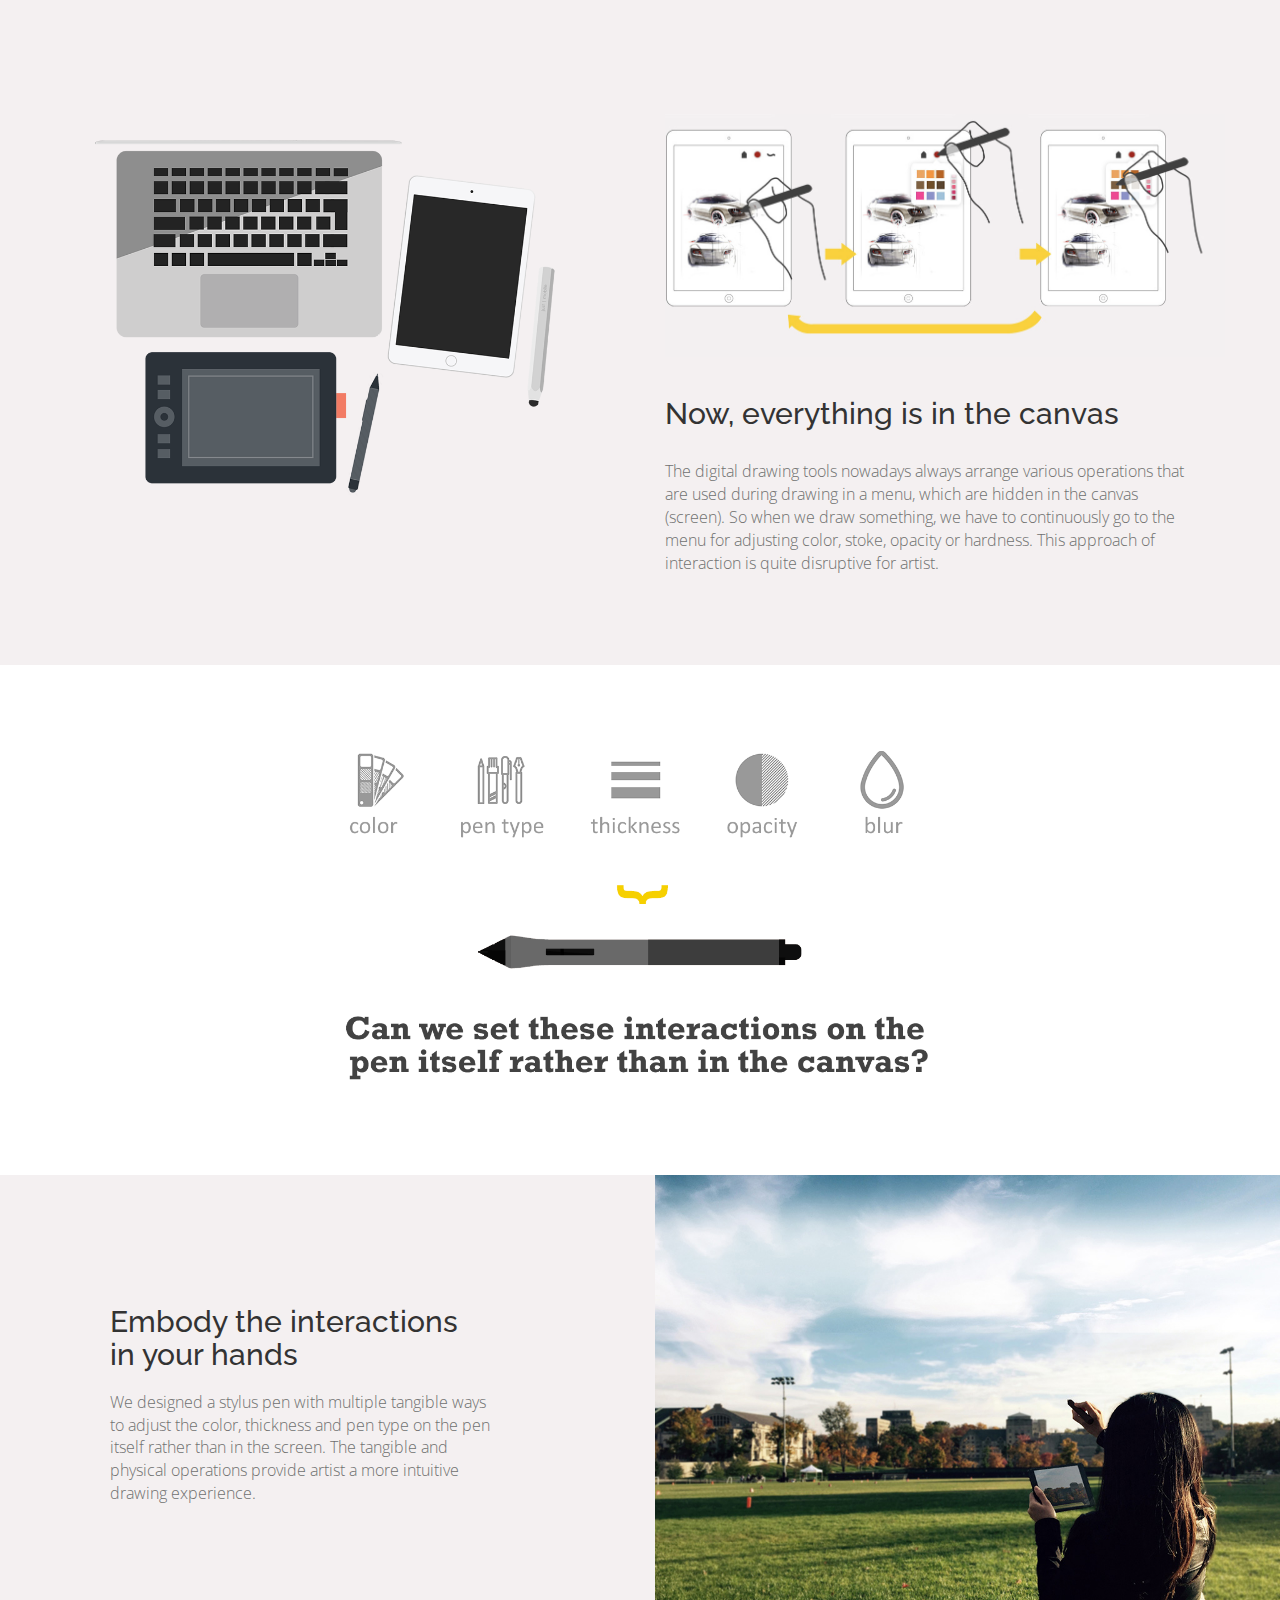
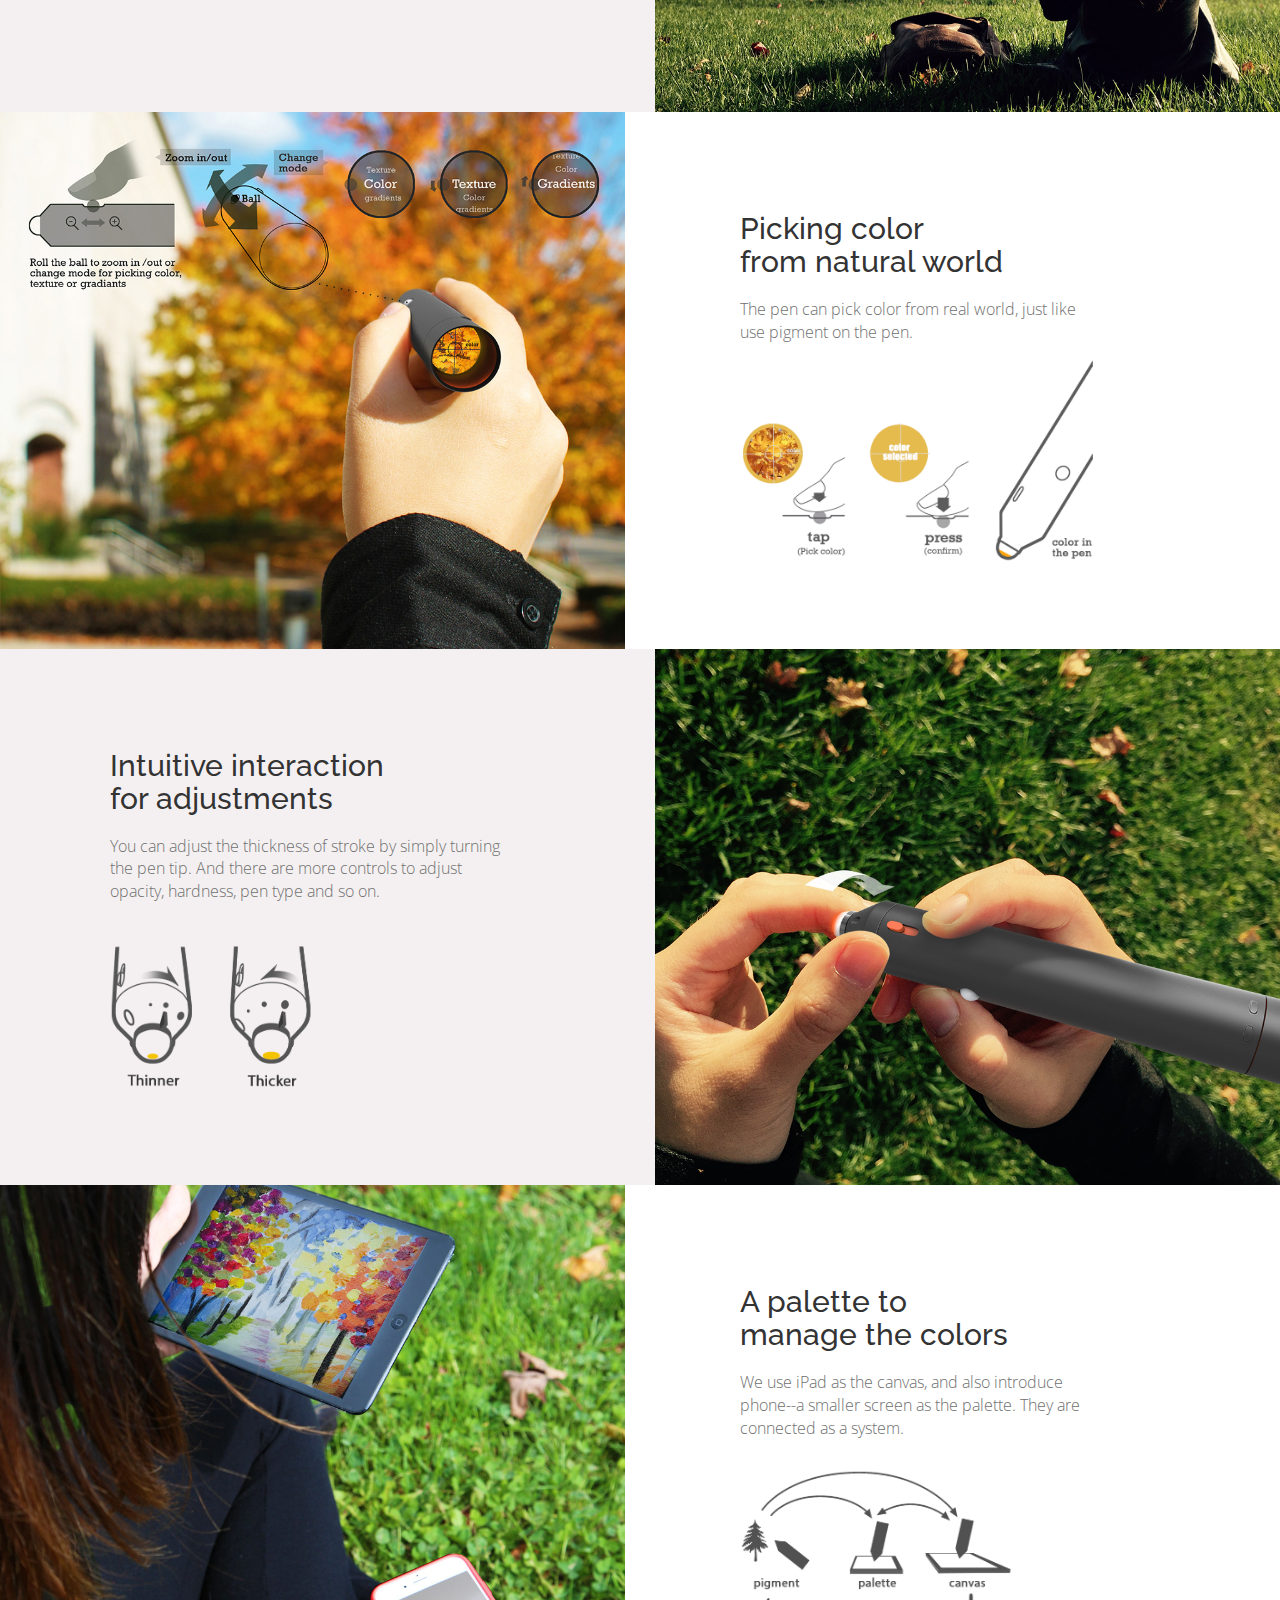
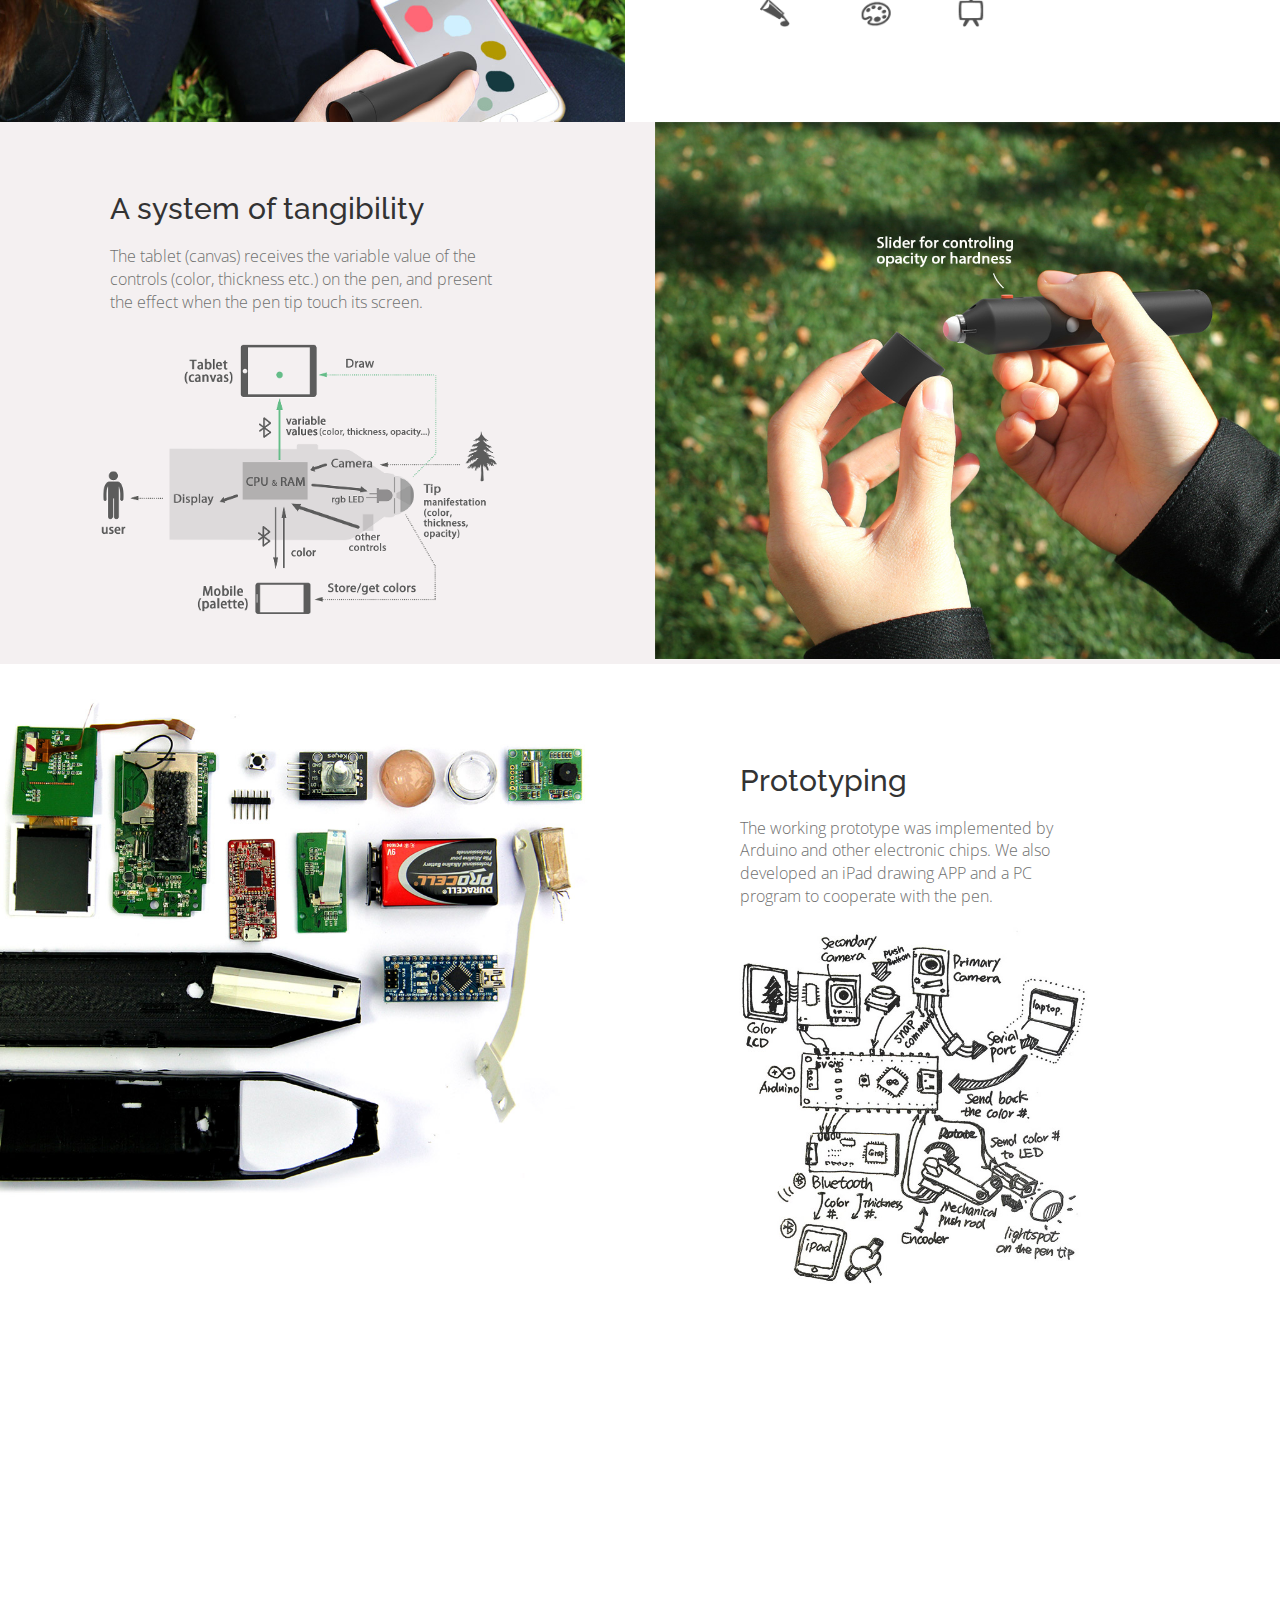
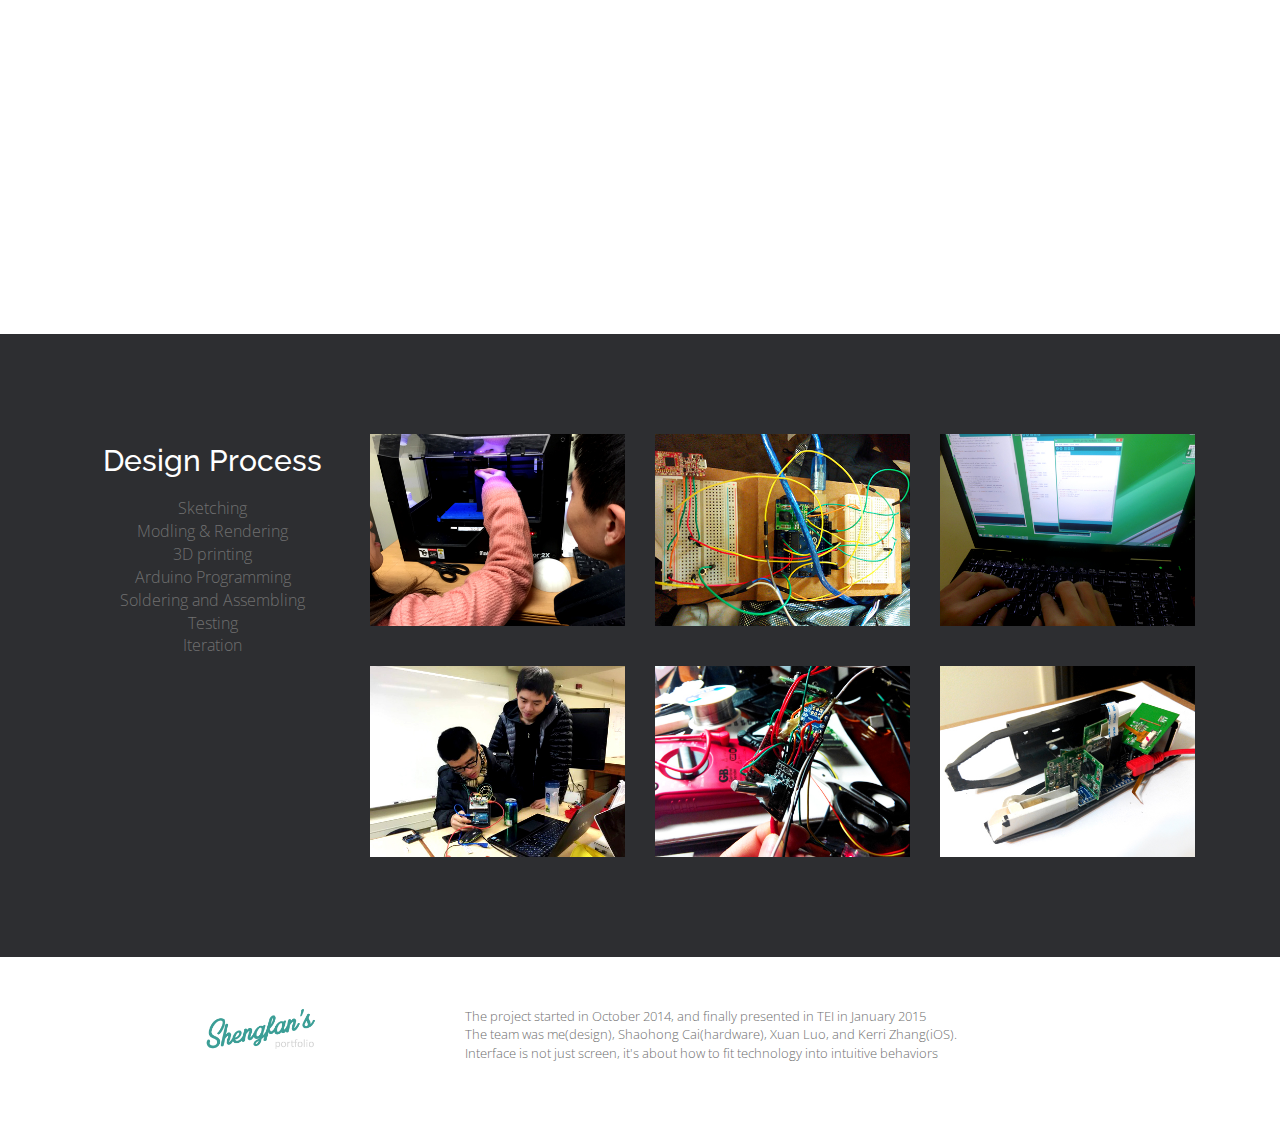
<file: drawing.html>
<!DOCTYPE html>
<html lang="en">

<head>
    <meta charset="utf-8">
    <meta http-equiv="X-UA-Compatible" content="IE=edge">
    <meta name="viewport" content="width=device-width, initial-scale=1">
    <title>TangPen</title>
    <!-- Bootstrap Core CSS JS -->
    <link rel="stylesheet" href="css/bootstrap.min.css" type="text/css">
    <link href='https://fonts.googleapis.com/css?family=Open+Sans:300italic,400italic,600italic,700italic,800italic,400,300,600,700,800' rel='stylesheet' type='text/css'>
    <link href='https://fonts.googleapis.com/css?family=Raleway:100,200' rel='stylesheet' type='text/css'>
    <link rel="stylesheet" href="font-awesome/css/font-awesome.min.css" type="text/css">
    <script src="js/jquery.min.js"></script>
    <script src="js/parallax.min.js"></script>
    <!-- scroll fade in -->
    <script src="js/waypoints.min.js"></script>
    <link rel="stylesheet" type="text/css" href="css/animate.css">
    <!-- dropdown menu -->
    <link rel="stylesheet" href="css/marka.css">
    <script src="js/marka.js"></script>
    <!-- protfolio page Javascript and CSS -->
    <link rel="stylesheet" href="css/portfolio-page.css">
    <link rel="apple-touch-icon" href="images/logo.png">
    <link rel="icon" href="images/logo-header.png">
    <script src="js/portfolio-page.js"></script>
</head>

<body>
    <script src="js/bootstrap.min.js"></script>

    <section class="portfolio-header animated fadeInUp">
      <div class="navbar">
        <div class="container-fluid">
          <a href="index.html" onClick="delayURL('index.html',500); return false;">
            <div class="close-left close">
              <i class="fa fa-times fa-2x"></i>
            </div>
            <div class="round-hover"></div>
          </a>
          <div class="left-right">
          <!-- <i class="close fa fa-th-large fa-2x"></i> -->
          <div class="button-group">
            <i id="icon" class="close"></i>
            <a id="input" href=""></a>
              <ul id="dropdown-menu">
                <h5 style="opacity:.3">Portfolio works<h5>
                  <li><a href="bsx.html"><p><img src="images/bsx-logo-min.png">BSXinsight Wearable</p></a></li>
                  <li><a href="xiguo.html"><p><img src="images/xiguo-logo-min.png">Xiguo APP</p></a></li>
                  <li><a href="1password.html"><p><img src="images/1pass-logo-min.png">1Password Redesign</p></a></li>
                  <li><a href="ebay.html"><p><img src="images/ebay-logo-min.png">eBay Checkout</p></a></li>
                  <li><a href="drawing.html"><p><img src="images/drawing-icon-min.png">Tangible drawing</p></a></li>
                  <li><a href="commuCity.html"><p><img src="images/commuCity-logo-min.png">commuCity</p></a></li>
                  <li><a href="raskee.html"><p><img src="images/volvo-logo-min.png">Volvo Raskee</p></a></li>
              </ul>
            </div>
          </div>
        </div>
      </div>

      <div class="intro-header-drawing">
        <div class="container">
          <div class="row">
            <div class="col-lg-6 col-md-6">
              <div class="intro-message">
                <h1 style="color:#5a5a5a">TangPen</h1>
                <p style="color:#404040">A tangible interaction design that makes digital <br>drawing as intuitive as traditional drawing.</p>
              </div>
            </div>
            <div class="col-lg-6 col-md-6">
              <div class="heroImg" style="margin: 80px 0 20px 0">
                <img src="images/drawing/drawing-hero.png" alt="">
              </div>
            </div>
          </div>
        </div> <!-- /.container -->
      </div>
    </section>

    <div class="grey-bg">
      <div class="container">
        <div class="row">
          <div class="col-lg-6 col-md-6 tiny-font text-container">
              <h4><i class="fa fa-file-text"></i> About the project</h4>
              <p>This is an initiative design & research project exploring the possibility of tangible interaction in the digital drawing system. The purpose of the design is to reshape the interaction of digital drawing to give the painter an intuitive interaction with tools that similar to the way of traditional drawing.</p>
          </div>
          <div class="col-lg-6 col-md-6 tiny-font text-container">
              <h4><i class="fa fa-user"></i> Role</h4>
              <p>The group was 4 HCI students with different technical backgrounds. In the design stage, I was responsible for the design of tangible interaction, industrial design, and the visual presentation. Besides, I led the prototype development, including 3D printing, circuit design, wiring and part of Arduino programming.</p>
          </div>
        </div>
      </div> <!-- /.container -->
    </div>

    <div class="container-fluid">
      <div class="row">
        <div style="height:600px; width: 100%; background-image: url('images/drawing/drawing-desktop.jpg'); background-size: cover;">
          <div class="col-lg-6 col-md-6"></div>
          <div class="col-lg-6 col-md-6">
            <div class="white-text-bg">
              <h2>Scattered desktop, in the past<h2>
              <p style="color:white">In the traditional drawing or illustration, the artist always put their pallete, various pens and tools aside, so they can easily switch their tools to flexibly control the art work.<p>
            </div>
          </div>
        </div>
      </div>
    </div>

    <div class="warm-grey-bg">
      <div class="container">
        <div class="row annotation" style="margin:30px 0">
          <div class="col-lg-6 col-md-6">
            <img src="images/drawing/drawing-tools-desktop.png">
          </div>
          <div class="col-lg-6 col-md-6">
            <img src="images/drawing/drawing-iPad-wire.jpg" style="width:560px; height:auto">
              <h2>Now, everything is in the canvas</h2>
              <p>The digital drawing tools nowadays always arrange various operations that are used during drawing in a menu, which are hidden in the canvas (screen). So when we draw something, we have to continuously go to the menu for adjusting color, stoke, opacity or hardness. This approach of interaction is quite disruptive for artist.</p>
          </div>
        </div>
      </div>
    </div>

    <div class="container-fluid img-full-width">
      <img src="images/drawing/drawing-why.png">
    </div>

    <div class="warm-grey-bg">
      <div class="container-fluid" style="padding:0">
        <div class="row">
          <div class="col-lg-6 col-md-6">
            <div style="width:500px; padding: 100px 0 50px 16%">
              <h2>Embody the interactions<br>in your hands</h2>
              <p style="padding-left:10px">We designed a stylus pen with multiple tangible ways to adjust the color, thickness and pen type on the pen itself rather than in the screen. The tangible and physical operations provide artist a more intuitive drawing experience.</p>
            </div>
          </div>
          <div class="col-lg-6 col-md-6 img-full-width">
              <img src="images/drawing/drawing-on-lawn.jpg" alt="">
          </div>
        </div>
      </div>
    </div>

    <div class="container-fluid" style="padding:0">
      <div class="row">
        <div class="col-lg-6 col-md-6 img-full-width">
            <img src="images/drawing/drawing-picking1.jpg" alt="">
        </div>
        <div class="col-lg-6 col-md-6">
          <div class="img-full-width" style="width:70%; padding: 70px 0 50px 12%">
            <h2>Picking color<br>from natural world</h2>
            <p style="padding-left:10px">The pen can pick color from real world, just like use pigment on the pen.</p>
            <img src="images/drawing/picking-illustration.png">
          </div>
        </div>
      </div>
    </div>

    <div class="warm-grey-bg">
      <div class="container-fluid" style="padding:0">
        <div class="row">
          <div class="col-lg-6 col-md-6">
            <div class="img-full-width" style="width:80%; padding: 70px 0 50px 16%">
              <h2>Intuitive interaction<br>for adjustments</h2>
              <p style="padding-left:10px">You can adjust the thickness of stroke by simply turning the pen tip. And there are more controls to adjust opacity, hardness, pen type and so on.</p>
              <img src="images/drawing/adjustments.png">
            </div>
          </div>
          <div class="col-lg-6 col-md-6 img-full-width">
              <img src="images/drawing/stroke.jpg" alt="">
          </div>
        </div>
      </div>
    </div>

    <div class="container-fluid" style="padding:0">
      <div class="row">
        <div class="col-lg-6 col-md-6 img-full-width">
            <img src="images/drawing/palette.jpg" alt="">
        </div>
        <div class="col-lg-6 col-md-6">
          <div class="img-full-width" style="width:70%; padding: 70px 0 50px 12%">
            <h2>A palette to<br>manage the colors</h2>
            <p style="padding-left:10px">We use iPad as the canvas, and also introduce phone--a smaller screen as the palette. They are connected as a system.</p>
            <img src="images/drawing/palette-illustration.png">
          </div>
        </div>
      </div>
    </div>

    <div class="warm-grey-bg">
      <div class="container-fluid" style="padding:0">
        <div class="row">
          <div class="col-lg-6 col-md-6">
            <div class="img-full-width" style="width:80%; padding: 40px 0 50px 16%">
              <h2>A system of tangibility</h2>
              <p style="padding-left:10px">The tablet (canvas) receives the variable value of the controls (color, thickness etc.) on the pen, and present the effect when the pen tip touch its screen.</p>
              <img src="images/drawing/system-illustration.png">
            </div>
          </div>
          <div class="col-lg-6 col-md-6 img-full-width">
              <img src="images/drawing/system.jpg" alt="">
          </div>
        </div>
      </div>
    </div>

    <div class="container-fluid" style="padding:0">
      <div class="row">
        <div class="col-lg-6 col-md-6 img-full-width">
            <img src="images/drawing/technical-parts.jpg" alt="">
        </div>
        <div class="col-lg-6 col-md-6">
          <div class="img-full-width" style="width:70%; padding: 70px 0 50px 12%">
            <h2>Prototyping</h2>
            <p style="padding-left:10px">The working prototype was implemented by Arduino and other electronic chips. We also developed an iPad drawing APP and a PC program to cooperate with the pen.</p>
            <img src="images/drawing/technical-explaination.jpg">
          </div>
        </div>
      </div>
    </div>


    <div class="container-fluid">
      <div class="row">
        <div class="parallax-window" data-parallax="scroll" data-image-src="images/drawing/stanford.jpg" style="height:600px; width: 100%">
          <div class="col-lg-6 col-md-6">
            <h1 style="margin: 30% 40px 100px 100px; color:white">9<sup>th</sup> International Conference on Tangible, Embedded and Embodied Interaction.<br><span style="font-size:22px"><strong>Stanford University</strong>, Jan 15-19, 2015</span></h1>
          </div>
          <div class="col-lg-6 col-md-6 annotation os-animation" data-os-animation="fadeInRight" data-os-animation-delay="0.4s">
            <img src="images/drawing/TEI-presentation.png" alt="">
            <p style="color:white; margin-left:40px">We were selected into the exhibition of 2015 TEI Conference, <br>and we presented our design and working prototype in the <br>conference at Stanford Design School.
          </div>
        </div>
      </div>
    </div>

    <div class="process-bg">
      <div class="container">
        <div class="text-center">
          <div class="col-lg-3 col-md-3">
            <h2>Design Process</h2>
            <p>Sketching<br>Modling & Rendering<br>3D printing<br>Arduino Programming<br>Soldering and Assembling<br>Testing<br>Iteration</p>
          </div>
          <div>
            <div class="col-lg-3 col-md-3">
                <img src="images/process/drawing-process-1.jpg">
                <img src="images/process/drawing-process-4.jpg">
            </div>
            <div class="col-lg-3 col-md-3">
                <img src="images/process/drawing-process-2.jpg">
                <img src="images/process/drawing-process-5.jpg">
            </div>
            <div class="col-lg-3 col-md-3">
                <img src="images/process/drawing-process-3.jpg">
                <img src="images/process/drawing-process-6.jpg">
            </div>
          </div>
        </div>
      </div>
    </div>

    <div class="container">
      <div class="row footer-row">
        <div class="col-lg-4 col-md-4 text-center">
          <img src="images/logo-color.png" style="width: 120px; height: auto">
        </div>
        <div class="col-lg-8 col-md-8 tiny-font">
          <p>The project started in October 2014, and finally presented in TEI in January 2015<br>The team was me(design), Shaohong Cai(hardware), Xuan Luo, and Kerri Zhang(iOS).<br>Interface is not just screen, it's about how to fit technology into intuitive behaviors</p>
        </div>
      </div>
    </div>

  </div>
</html>
</file>
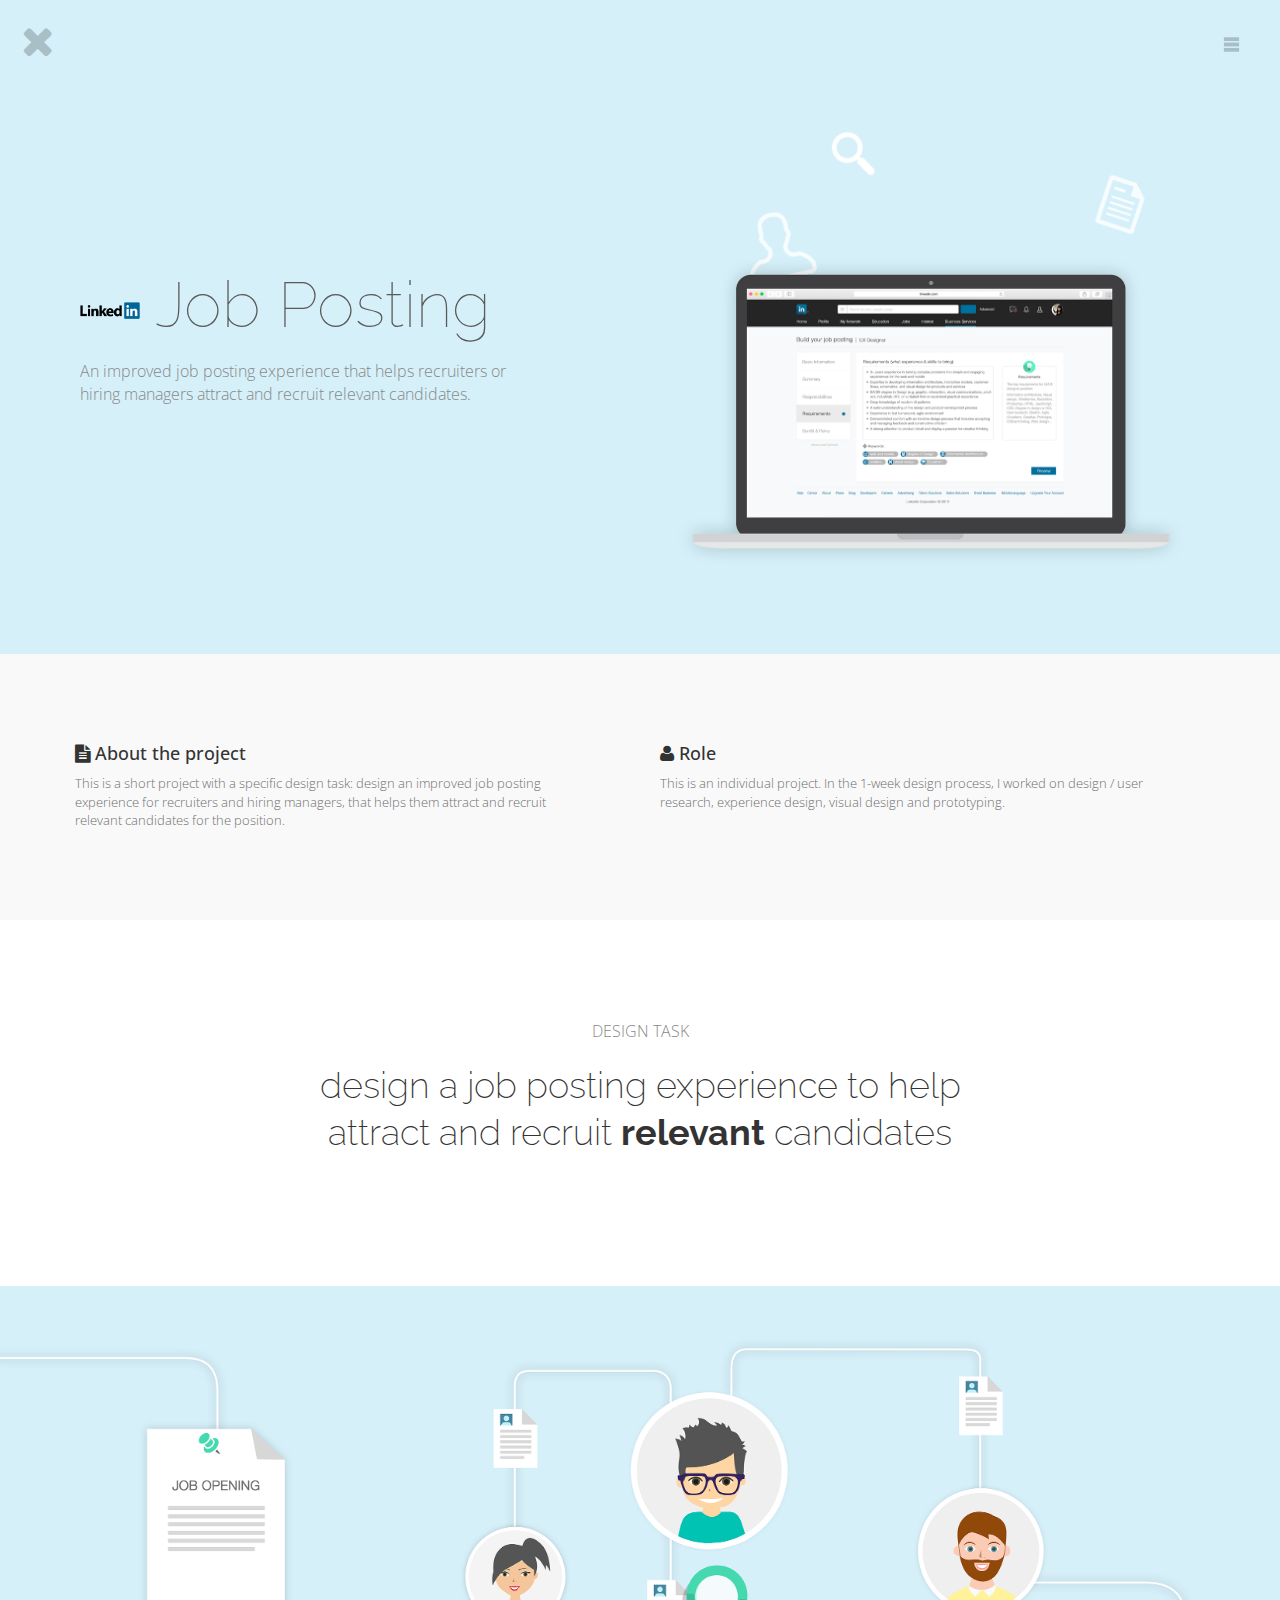
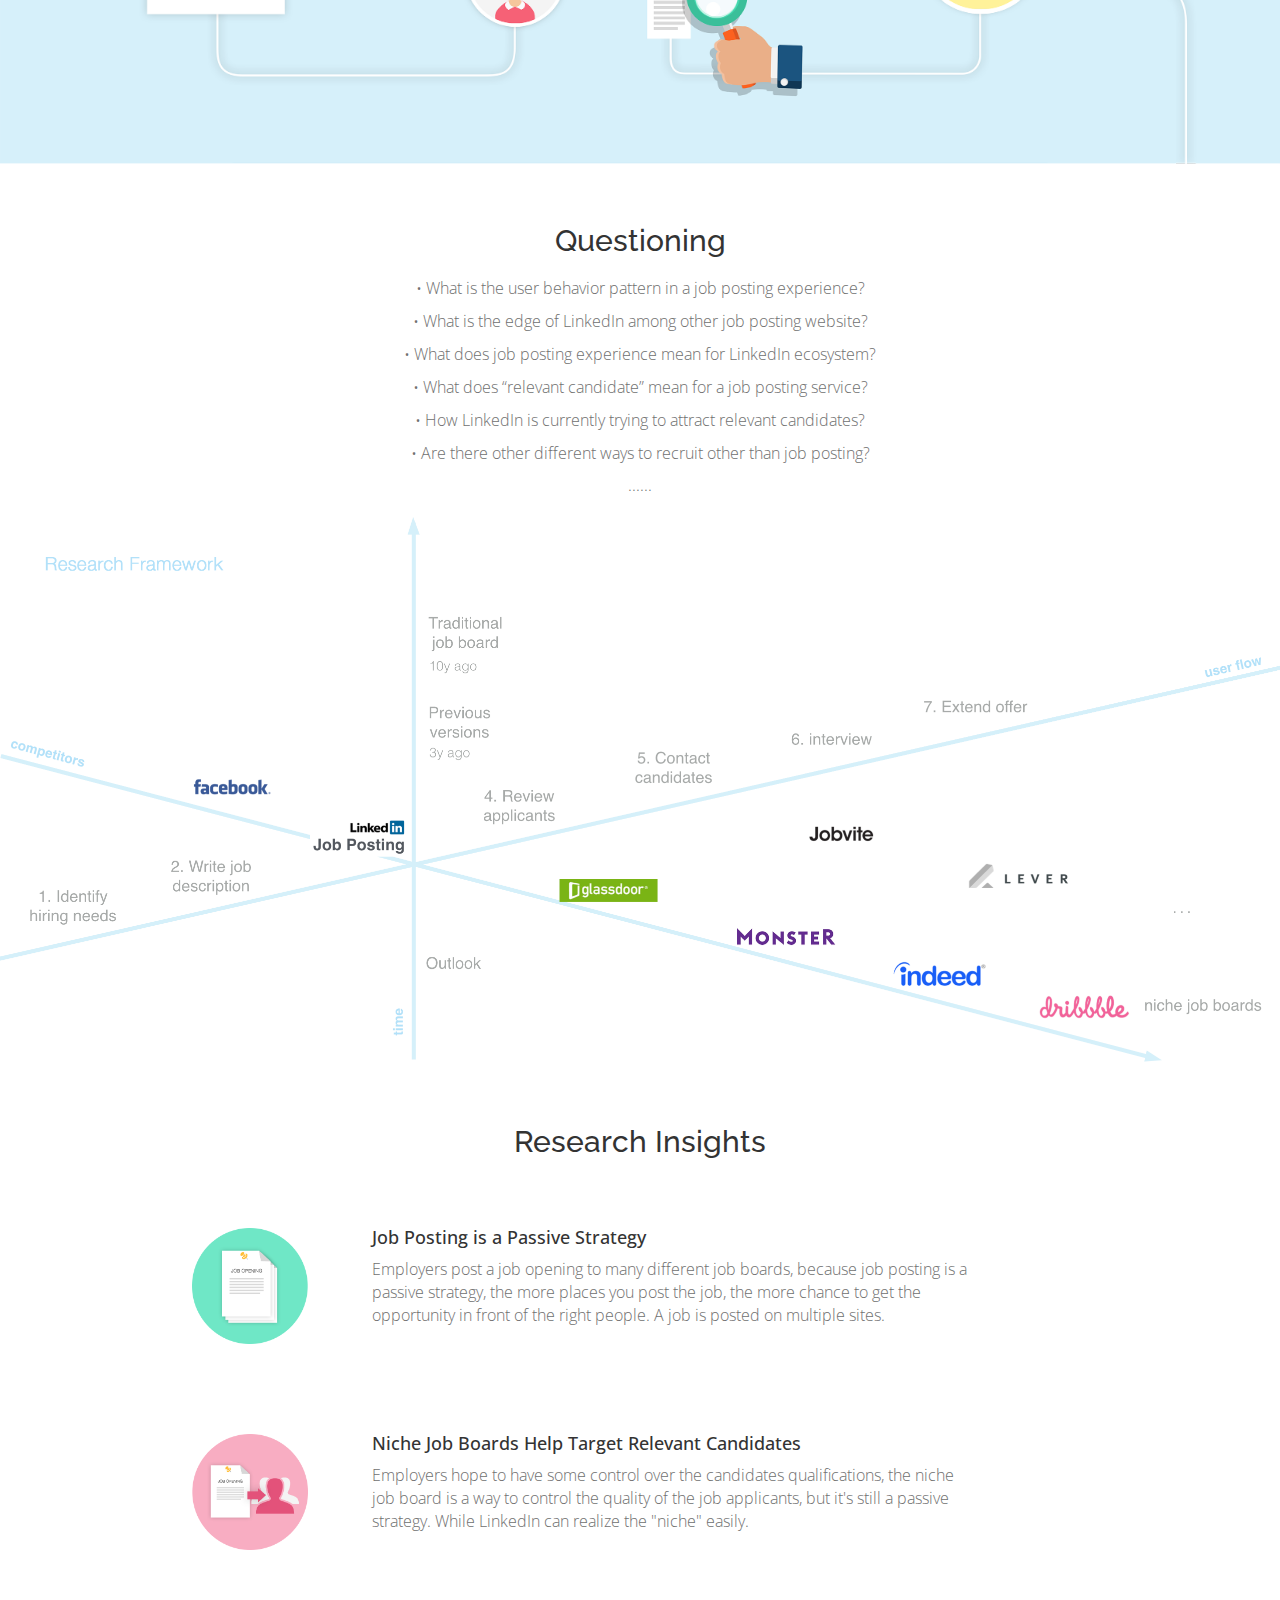
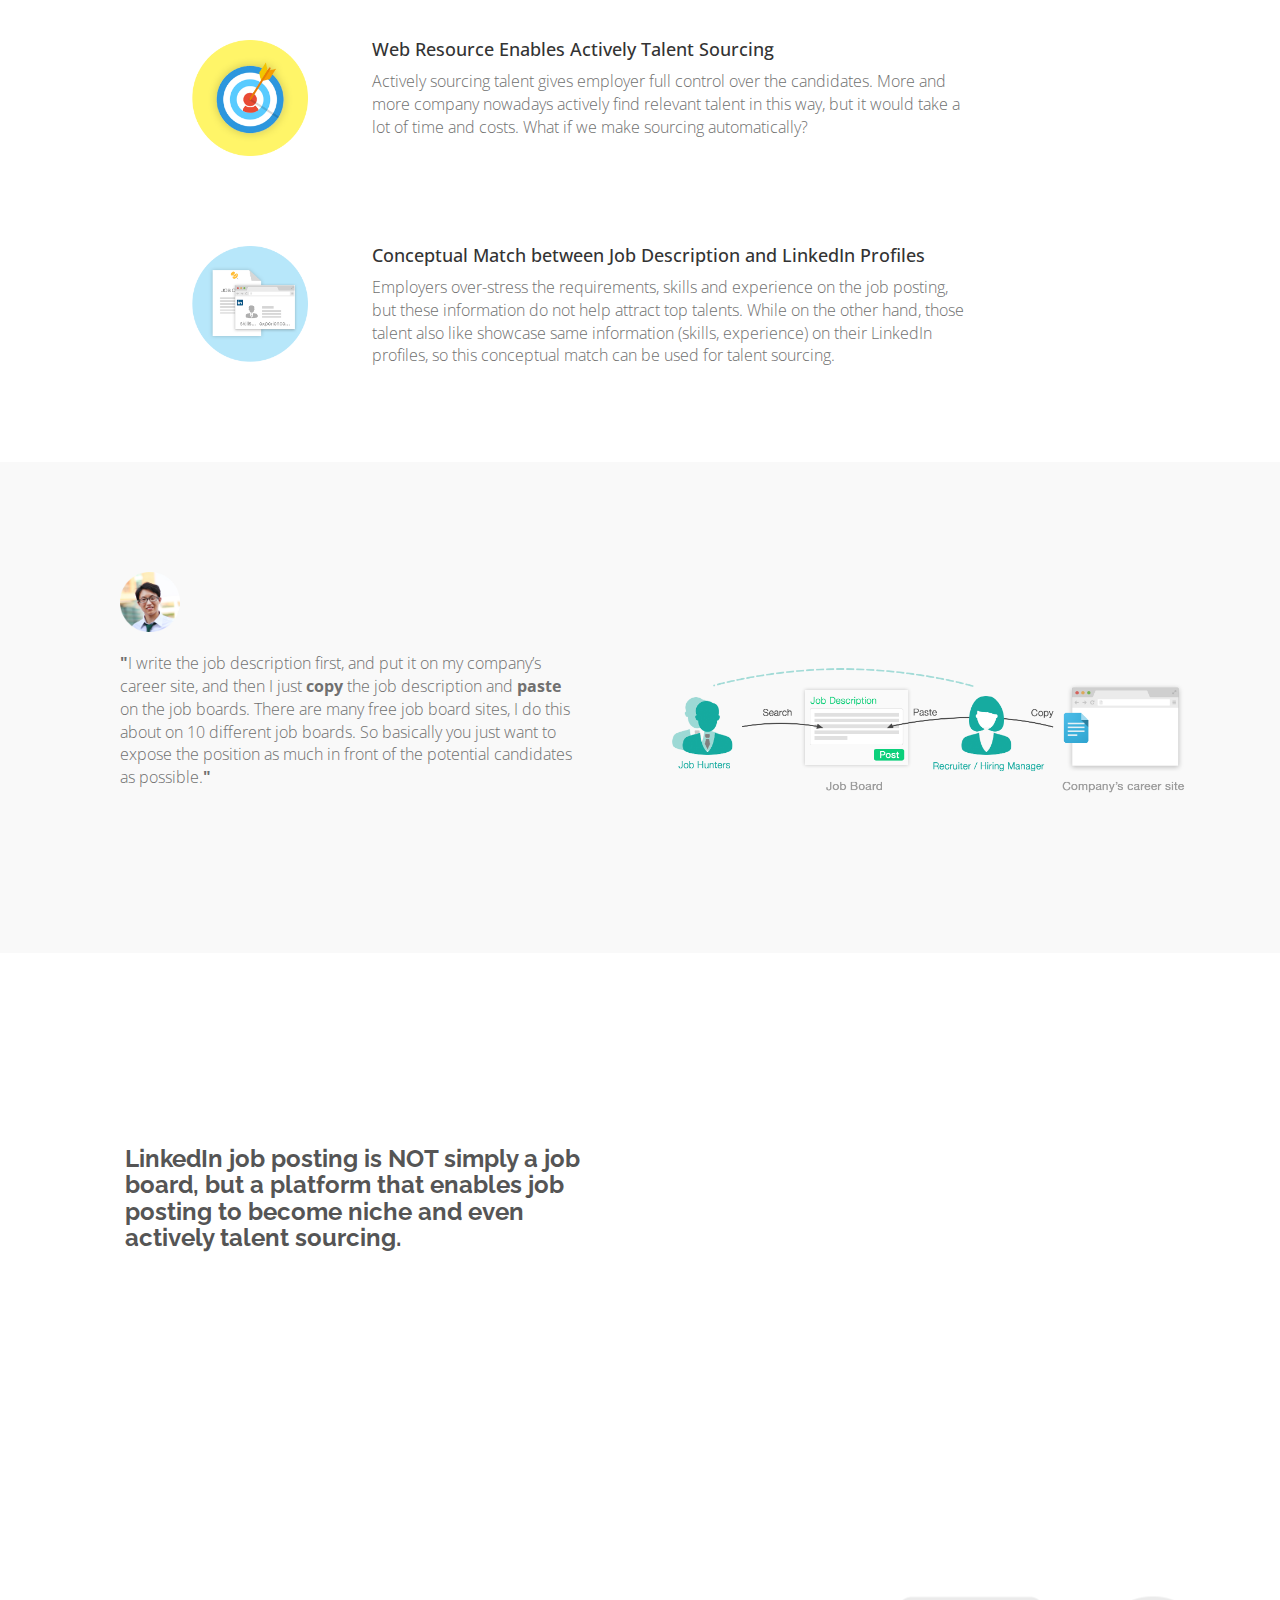
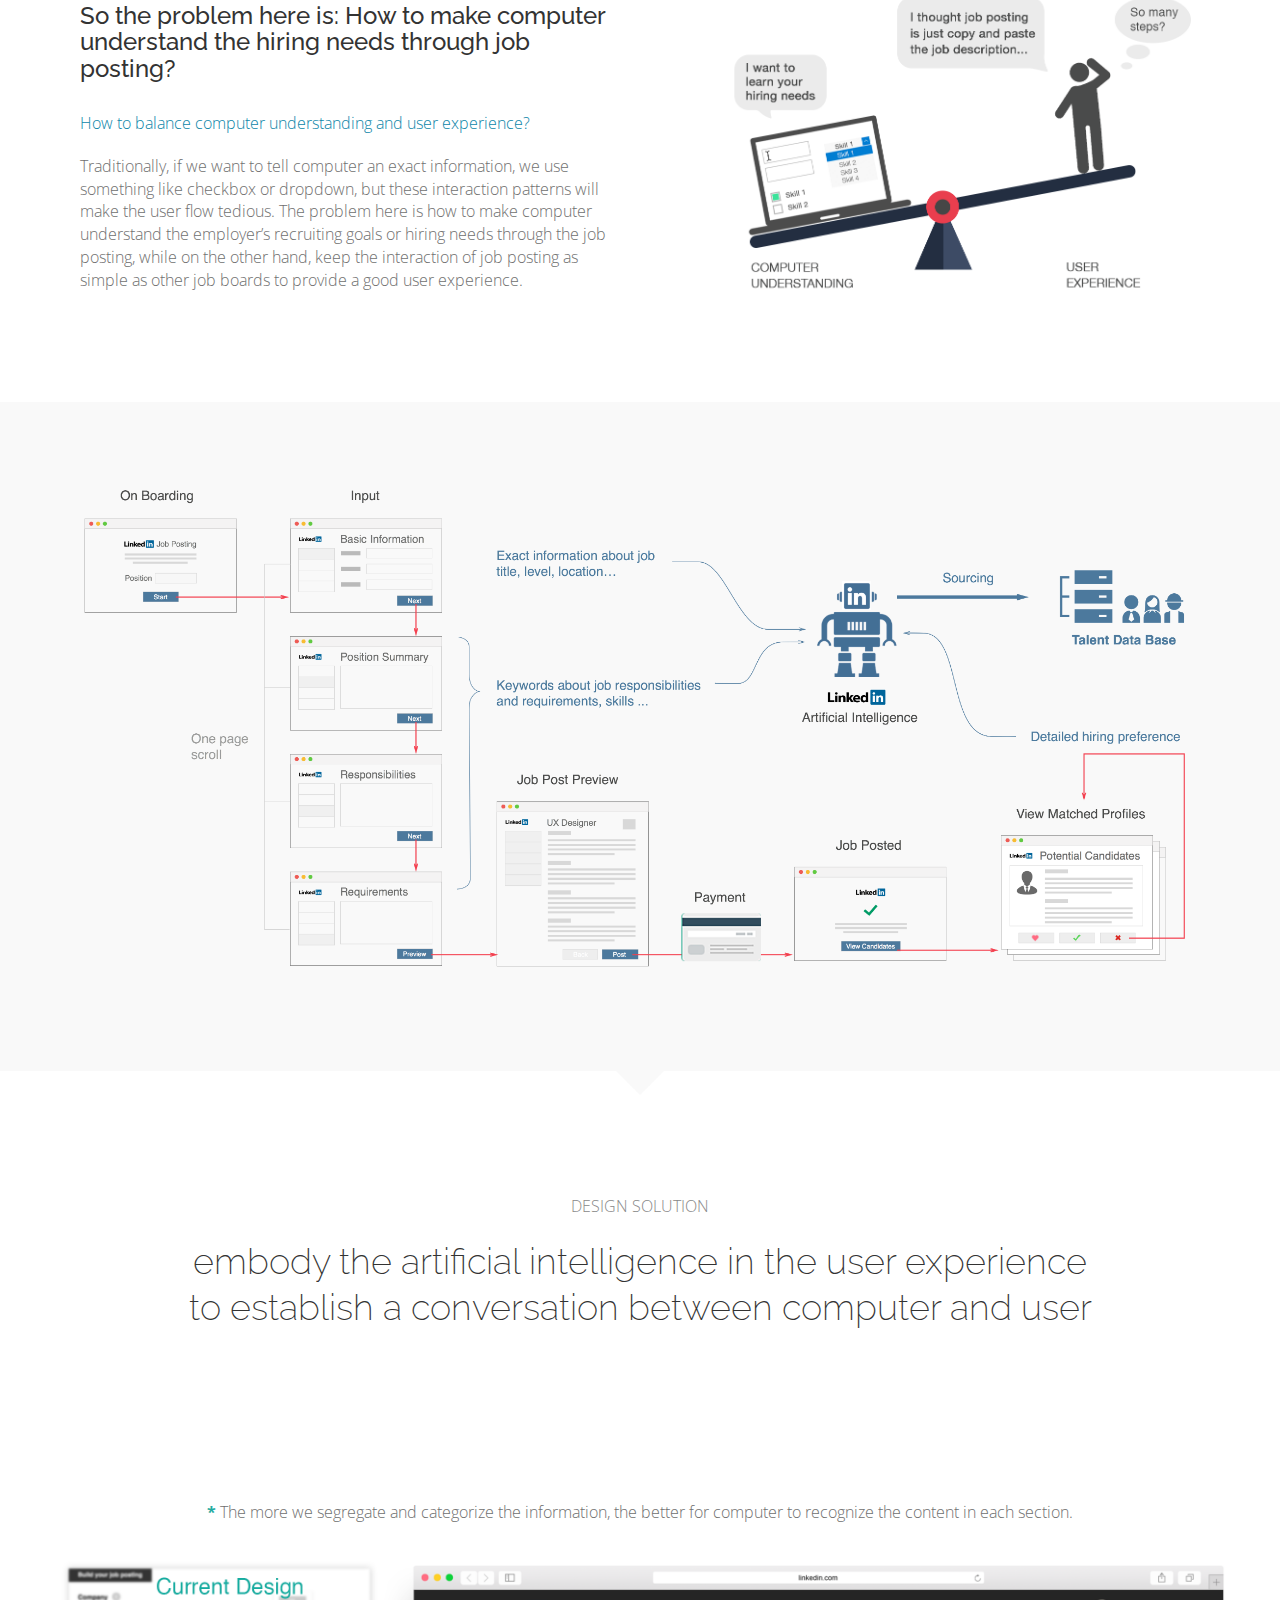
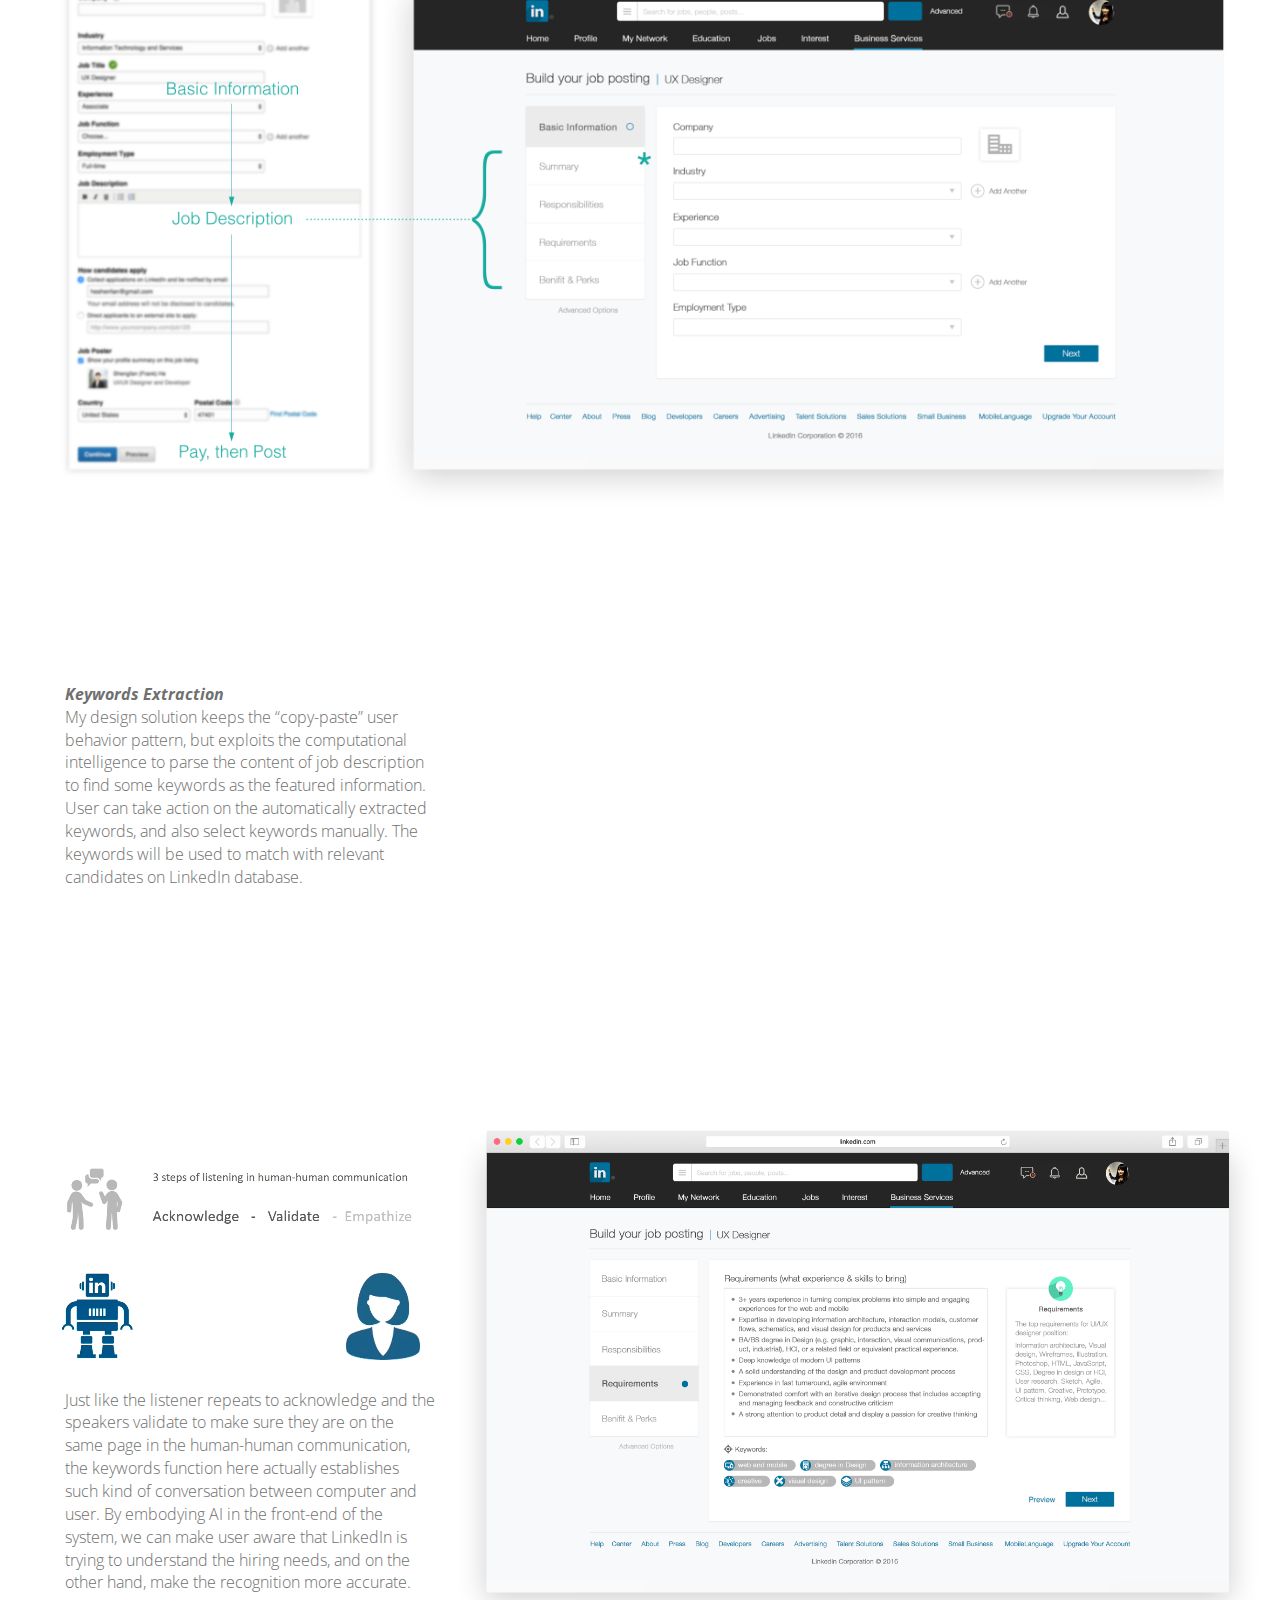
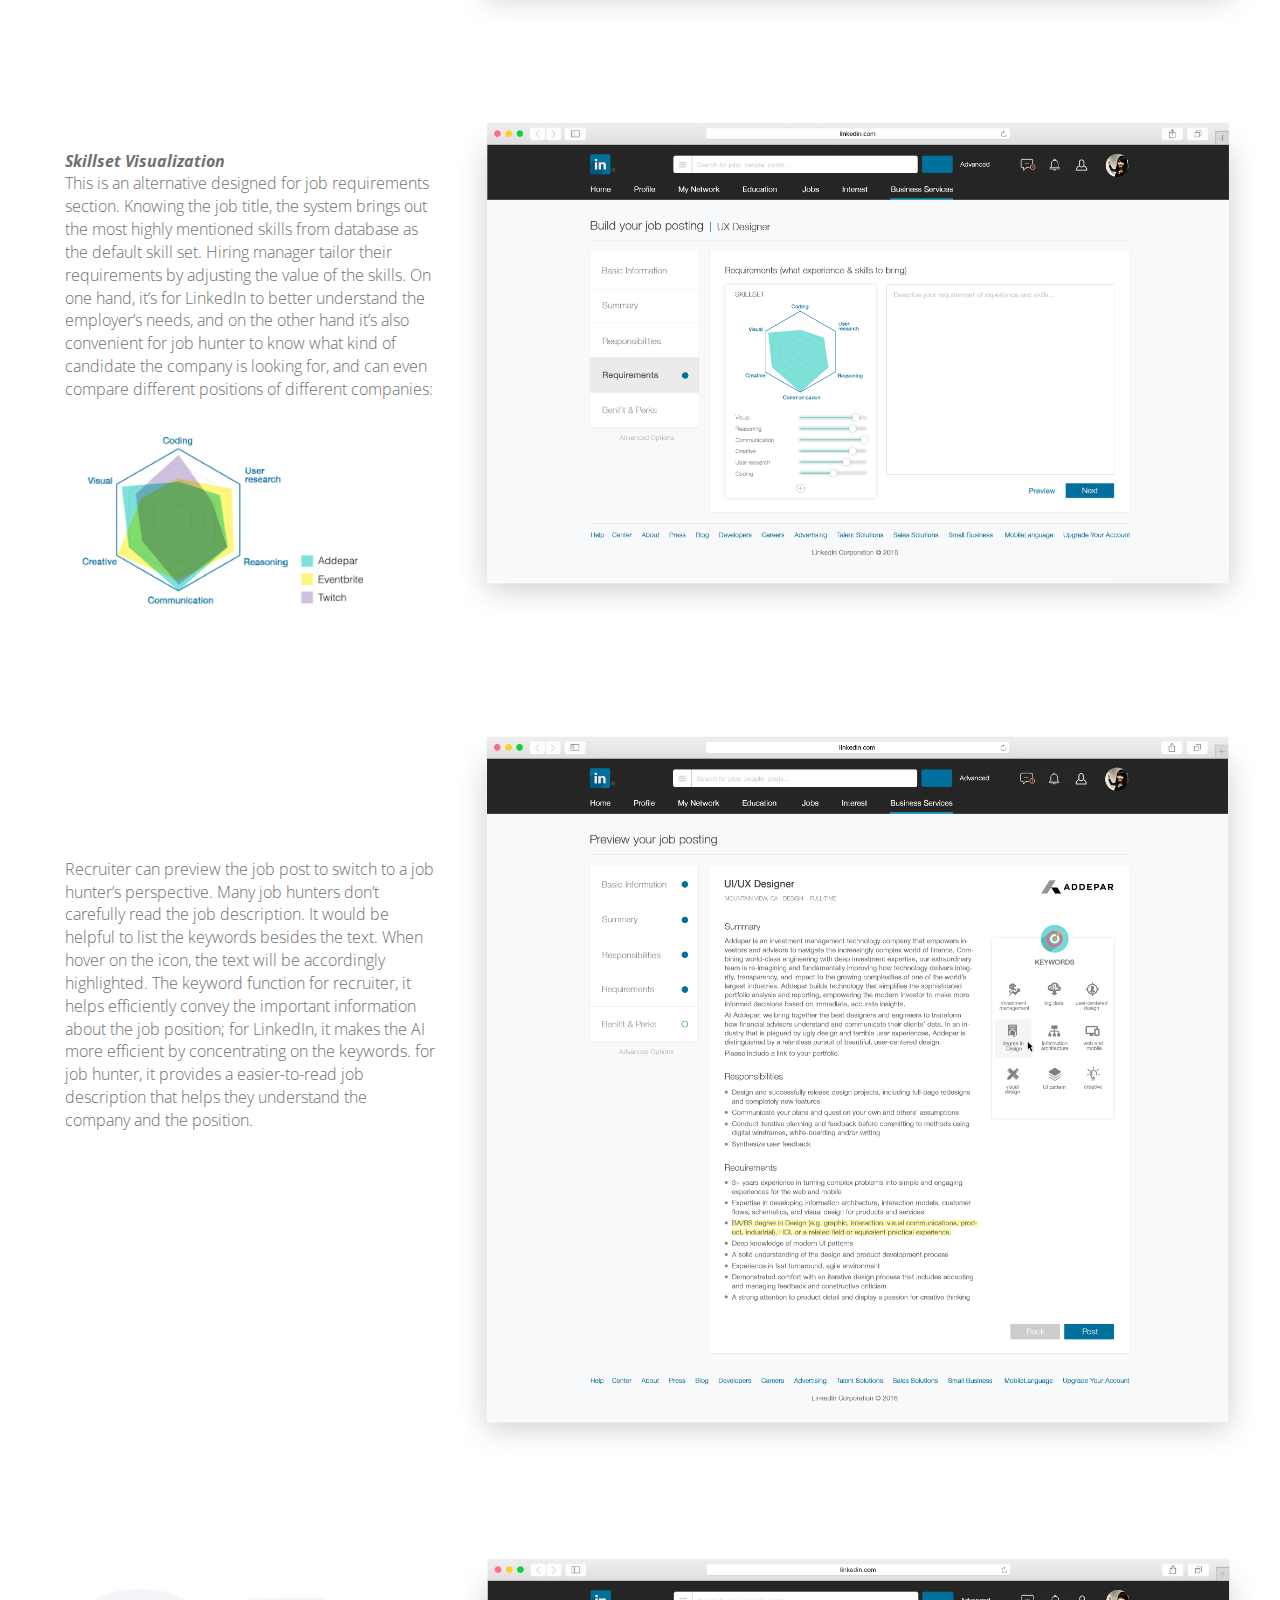
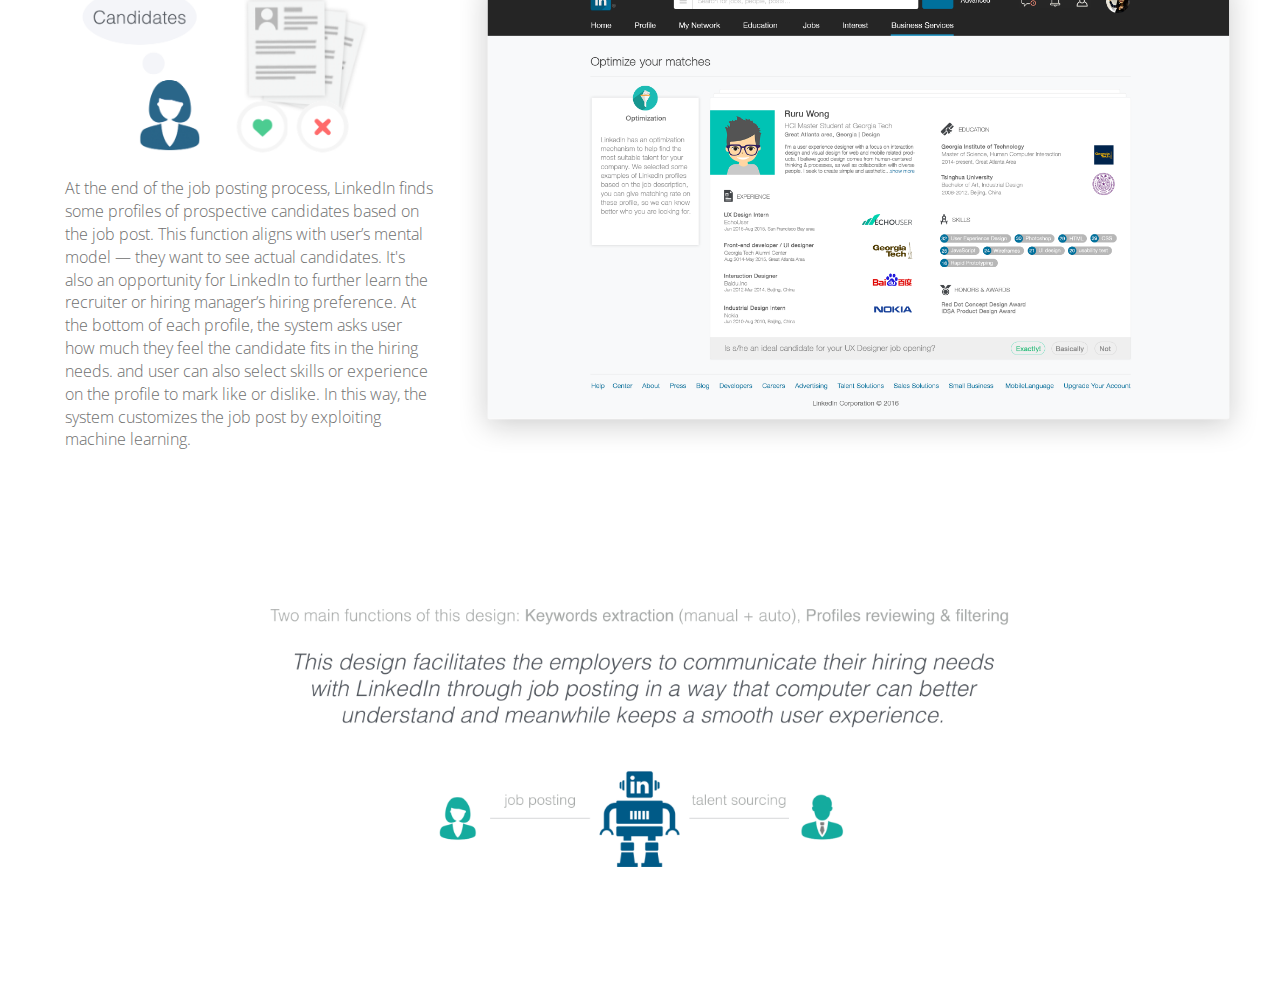
<file: linkedin.html>
<!DOCTYPE html>
<html lang="en">

<head>
    <meta charset="utf-8">
    <meta http-equiv="X-UA-Compatible" content="IE=edge">
    <meta name="viewport" content="width=device-width, initial-scale=1">
    <title>LinkedIn Job Posting</title>
    <!-- Bootstrap Core CSS JS -->
    <link rel="stylesheet" href="css/bootstrap.min.css" type="text/css">
    <link href='https://fonts.googleapis.com/css?family=Open+Sans:300italic,400italic,600italic,700italic,800italic,400,300,600,700,800' rel='stylesheet' type='text/css'>
    <link href='https://fonts.googleapis.com/css?family=Raleway:100,200' rel='stylesheet' type='text/css'>
    <link rel="stylesheet" href="font-awesome/css/font-awesome.min.css" type="text/css">
    <script src="js/jquery.min.js"></script>
    <script src="js/parallax.min.js"></script>
    <!-- scroll fade in -->
    <script src="js/waypoints.min.js"></script>
    <link rel="stylesheet" type="text/css" href="css/animate.css">
    <!-- dropdown menu -->
    <link rel="stylesheet" href="css/marka.css">
    <script src="js/marka.js"></script>
    <!-- protfolio page Javascript and CSS -->
    <link rel="stylesheet" href="css/portfolio-page.css">
    <link rel="apple-touch-icon" href="images/logo.png">
    <link rel="icon" href="images/logo-header.png">
    <script src="js/portfolio-page.js"></script>
</head>

<body>
    <script src="js/bootstrap.min.js"></script>
    <section class="portfolio-header animated fadeInUp">
      <div class="navbar">
        <div class="container-fluid">
          <a href="index.html" onClick="delayURL('index.html',500); return false;">
            <div class="close-left close">
              <i class="fa fa-times fa-2x"></i>
            </div>
            <div class="round-hover"></div>
          </a>
          <div class="left-right">
          <!-- <i class="close fa fa-th-large fa-2x"></i> -->
          <div class="button-group">
            <i id="icon" class="close"></i>
            <a id="input" href=""></a>
              <ul id="dropdown-menu">
                <h5 style="opacity:.3">Portfolio works<h5>
                  <li><a href="bsx.html"><p><img src="images/bsx-logo-min.png">BSXinsight Wearable</p></a></li>
                  <li><a href="xiguo.html"><p><img src="images/xiguo-logo-min.png">Xiguo APP</p></a></li>
                  <li><a href="1password.html"><p><img src="images/1pass-logo-min.png">1Password Redesign</p></a></li>
                  <li><a href="ebay.html"><p><img src="images/linkedIn-logo-min.png">LinkedIn Job Posting</p></a></li>
                  <li><a href="drawing.html"><p><img src="images/drawing-icon-min.png">Tangible drawing</p></a></li>
                  <li><a href="commuCity.html"><p><img src="images/commuCity-logo-min.png">commuCity</p></a></li>
                  <li><a href="raskee.html"><p><img src="images/volvo-logo-min.png">Volvo Raskee</p></a></li>
              </ul>
            </div>
          </div>
        </div>
      </div>

      <div class="light-blue">
        <div class="container">
          <div class="row">
            <div class="col-lg-6 col-md-6">
              <div class="intro-message">
                <h1 style="color:#5a5a5a; font-size:64px"><img src="images/linkedin/linkedin-logo.png"> Job Posting</h1>
                <p style="color:#898989">An improved job posting experience that helps recruiters or hiring managers attract and recruit relevant candidates.</p>
              </div>
            </div>
            <div class="col-lg-6 col-md-6">
              <div class="heroImg" style="margin: 80px 0 20px 0">
                <img src="images/linkedin/linkedin-hero.png" alt="">
              </div>
            </div>
          </div>
        </div> <!-- /.container -->
      </div>
    </section>

    <div class="grey-bg">
      <div class="container">
        <div class="row">
          <div class="col-lg-6 col-md-6 tiny-font text-container">
              <h4><i class="fa fa-file-text"></i> About the project</h4>
              <p>This is a short project with a specific design task: design an improved job posting experience for recruiters and hiring managers, that helps them attract and recruit relevant candidates for the position. </p>
          </div>
          <div class="col-lg-6 col-md-6 tiny-font text-container">
              <h4><i class="fa fa-user"></i> Role</h4>
              <p>This is an individual project. In the 1-week design process, I worked on design / user research, experience design, visual design and prototyping.</p>
          </div>
        </div>
      </div> <!-- /.container -->
    </div>

    <div class="project-why">
      <div class="container">
        <div class="row text-center">
          <p style="margin-top: 100px; color: #888888">DESIGN TASK</p>
          <h1 style="margin: 10px 0 120px 0">design a job posting experience to help<br>attract and recruit <strong>relevant</strong> candidates</h1>
        </div>
      </div>
    </div>

    <img src="images/linkedin/linkedin-illustration.png" style="height: auto; width: 100%">

    <div class="container">
      <div class="row">
        <div class="text-center">
          <h2 style="margin-top:50px">Questioning</h2>
          <p>• What is the user behavior pattern in a job posting experience?</p>
          <p>• What is the edge of LinkedIn among other job posting website?</p>
          <p>• What does job posting experience mean for LinkedIn ecosystem?</p>
          <p>• What does “relevant candidate” mean for a job posting service?</p>
          <p>• How LinkedIn is currently trying to attract relevant candidates?</p>
          <p>• Are there other different ways to recruit other than job posting?</p>
          <p style="margin-bottom:20px">......</p>
        </div>
      </div>
    </div>

    <img src="images/linkedin/research-framework.png" style="height: auto; width: 100%">

    <div class="container">
      <div class="row">
        <div class="text-center">
          <h2 style="margin-top:50px">Research Insights</h2>
        </div>
        <div class="persona-row" style="margin: 0 10%;">
          <div class="persona-photo" style="padding-top:10px">
            <img src="images/linkedin/passive-strategy.png" alt="">
          </div>
          <div class="persona-story" style="width:600px">
            <h4>Job Posting is a Passive Strategy</h4>
            <p>Employers post a job opening to many different job boards, because job posting is a passive strategy, the more places you post the job, the more chance to get the opportunity in front of the right people. A job is posted on multiple sites.</p>
          </div>
        </div>
        <div class="persona-row" style="margin: 0 10%;">
          <div class="persona-photo" style="padding-top:10px">
            <img src="images/linkedin/niche.png" alt="">
          </div>
          <div class="persona-story" style="width:600px">
            <h4>Niche Job Boards Help Target Relevant Candidates</h4>
            <p>Employers hope to have some control over the candidates qualifications, the niche job board is a way to control the quality of the job applicants, but it's still a passive strategy. While LinkedIn can realize the "niche" easily.</p>
          </div>
        </div>
        <div class="persona-row" style="margin: 0 10%;">
            <div class="persona-photo" style="padding-top:10px">
              <img src="images/linkedin/sourcing.png" alt="">
            </div>
            <div class="persona-story" style="width:600px">
              <h4>Web Resource Enables Actively Talent Sourcing</h4>
              <p>Actively sourcing talent gives employer full control over the candidates. More and more company nowadays actively find relevant talent in this way, but it would take a lot of time and costs. What if we make sourcing automatically?</p>
            </div>
        </div>
        <div class="persona-row" style="margin: 0 10%;">
            <div class="persona-photo" style="padding-top:10px">
              <img src="images/linkedin/matching.png" alt="" style="margin-bottom: 100px">
            </div>
            <div class="persona-story" style="width:600px">
              <h4>Conceptual Match between Job Description and LinkedIn Profiles</h4>
              <p>Employers over-stress the requirements, skills and experience on the job posting, but these information do not help attract top talents. While on the other hand, those talent also like showcase same information (skills, experience) on their LinkedIn profiles, so this conceptual match can be used for talent sourcing.</p>
            </div>
        </div>
      </div>
    </div>

    <div class="grey-bg">
      <div class="container">
        <div class="row annotation" style="margin-top:20px">
          <div class="col-lg-6 col-md-6">
            <img src="images/linkedin/yang.png" style="height:60px; width:auto; padding-left:40px">
            <p style="padding:10px 50px 40px 50px"><strong>"</strong>I write the job description first, and put it on my company’s career site, and then I just <strong>copy</strong> the job description and <strong>paste</strong> on the job boards. There are many free job board sites, I do this about on 10 different job boards. So basically you just want to expose the position as much in front of the potential candidates as possible.<strong>"</strong></p>
          </div>
          <div class="col-lg-6 col-md-6 annotation">
            <img src="images/linkedin/interview-graph.png">
          </div>
        </div>
      </div>
    </div>

    <div class="container-fluid">
      <div class="row">
        <div class="parallax-window" data-parallax="scroll" data-image-src="images/linkedin/whiteboarding.jpg" style="height:500px; width: 100%">
          <div class="col-lg-6 col-md-6">
            <h3 style="margin: 30% 20px 100px 100px; font-weight:700; color:#555555; background-color: rgba(255,255,255,.90)">LinkedIn job posting is NOT simply a job board, but a platform that enables job posting to become niche and even actively talent sourcing.</h3>
          </div>
        </div>
      </div>
    </div>

    <div class="container">
      <div class="row annotation" style="margin-top:40px">
        <div class="col-lg-6 col-md-6">
          <h3>So the problem here is: How to make computer understand the hiring needs through job posting?</h3>
          <p style="color:#0d86a9; padding-bottom:0">How to balance computer understanding and user experience?</p>
          <p>Traditionally, if we want to tell computer an exact information, we use something like checkbox or dropdown, but these interaction patterns will make the user flow tedious. The problem here is how to make computer understand the employer’s recruiting goals or hiring needs through the job posting, while on the other hand, keep the interaction of job posting as simple as other job boards to provide a good user experience.</p>
        </div>
        <div class="col-lg-6 col-md-6">
          <img src="images/linkedin/balance.png">
        </div>
      </div>
    </div>

    <div class="grey-bg">
      <div class="container">
        <div class="row text-center">
          <img src="images/linkedin/user-flow.png" style="height: auto; width: 95%">
        </div>
      </div>
    </div>

    <div class="container">
      <div class="row text-center">
        <img src="images/linkedin/triangle.png" style="height: 24px; width: auto%">
      </div>
    </div>

    <div class="project-why">
      <div class="container">
        <div class="row text-center">
          <p style="margin-top: 100px; color: #888888">DESIGN SOLUTION</p>
          <h1 style="margin: 10px 0 120px 0">embody the artificial intelligence in the user experience<br>to establish a conversation between computer and user</h1>
        </div>
      </div>
    </div>

    <div class="container">
      <div class="row text-center" style="margin-bottom:50px">
        <p style="padding-top:40px"><strong style="color: #24aba0">*</strong> The more we segregate and categorize the information, the better for computer to recognize the content in each section.</p>
        <img src="images/linkedin/segregation.png" style="height: auto; width: 100%">
      </div>
    </div>

    <div class="container">
      <div class="row">
        <div class="col-lg-4 col-md-4 annotation">
          <p><br><span style="font-weight:700; font-style:italic">Keywords Extraction</span><br>My design solution keeps the “copy-paste” user behavior pattern, but exploits the computational intelligence to parse the content of job description to find some keywords as the featured information. User can take action on the automatically extracted keywords, and also select keywords manually. The keywords will be used to match with relevant candidates on LinkedIn database.</p>
        </div>
        <div class="col-lg-8 col-md-8">
          <video class="my-video" loop autoplay="autoplay" width="790px" webkit-playinline>
            <source src="images/linkedin/demo.mp4" type="video/mp4">
          </video>
        </div>
      </div>
    </div>

    <div class="container">
      <div class="row">
        <div class="col-lg-4 col-md-4 annotation">
          <video class="my-video" loop autoplay="autoplay" width="380px" webkit-playinline>
            <source src="images/linkedin/keyword.mp4" type="video/mp4">
          </video>
          <p>Just like the listener repeats to acknowledge and the speakers validate to make sure they are on the same page in the human-human communication, the keywords function here actually establishes such kind of conversation between computer and user. By embodying AI in the front-end of the system, we can make user aware that LinkedIn is trying to understand the hiring needs, and on the other hand, make the recognition more accurate.</p>
        </div>
        <div class="col-lg-8 col-md-8">
          <img src="images/linkedin/keywords-2.png" style="margin-top:20px; width:800px; height:auto">
        </div>
      </div>
    </div>

    <div class="container">
      <div class="row">
        <div class="col-lg-4 col-md-4 annotation">
          <p><span style="font-weight:700; font-style:italic">Skillset Visualization</span><br>This is an alternative designed for job requirements section. Knowing the job title, the system brings out the most highly mentioned skills from database as the default skill set. Hiring manager tailor their requirements by adjusting the value of the skills. On one hand, it’s for LinkedIn to better understand the employer’s needs, and on the other hand it’s also convenient for job hunter to know what kind of candidate the company is looking for, and can even compare different positions of different companies:</p>
          <img src="images/linkedin/visualization-2.png" style="width:320px; height:auto">
        </div>
        <div class="col-lg-8 col-md-8">
          <img src="images/linkedin/visualization.png" style="margin-top:20px; width:800px; height:auto">
        </div>
      </div>
    </div>

    <div class="container">
      <div class="row">
        <div class="col-lg-4 col-md-4 annotation">
          <p style="margin-top:100px">Recruiter can preview the job post to switch to a job hunter’s perspective. Many job hunters don’t carefully read the job description. It would be helpful to list the keywords besides the text. When hover on the icon, the text will be accordingly highlighted. The keyword function for recruiter, it helps efficiently convey the important information about the job position; for LinkedIn, it makes the AI more efficient by concentrating on the keywords. for job hunter, it provides a easier-to-read job description that helps they understand the company and the position.</p>
        </div>
        <div class="col-lg-8 col-md-8">
          <img src="images/linkedin/preview.png" style="margin-top:20px; width:800px; height:auto">
        </div>
      </div>
    </div>

    <div class="container">
      <div class="row">
        <div class="col-lg-4 col-md-4 annotation">
          <img src="images/linkedin/candidates.png" style="width: 320px; height:auto">
          <p>At the end of the job posting process, LinkedIn finds some profiles of prospective candidates based on the job post. This function aligns with user’s mental model — they want to see actual candidates. It's also an opportunity for LinkedIn to further learn the recruiter or hiring manager’s hiring preference. At the bottom of each profile, the system asks user how much they feel the candidate fits in the hiring needs. and user can also select skills or experience on the profile to mark like or dislike. In this way, the system customizes the job post by exploiting machine learning.</p>
        </div>
        <div class="col-lg-8 col-md-8">
          <img src="images/linkedin/filtering.png" style="margin-top:20px; width:800px; height:auto">
        </div>
      </div>
    </div>

    <div class="text-center">
      <img src="images/linkedin/linkedinEnd.png" style="width:80%; height:auto">
    </div>


  </body>
</html>
</file>
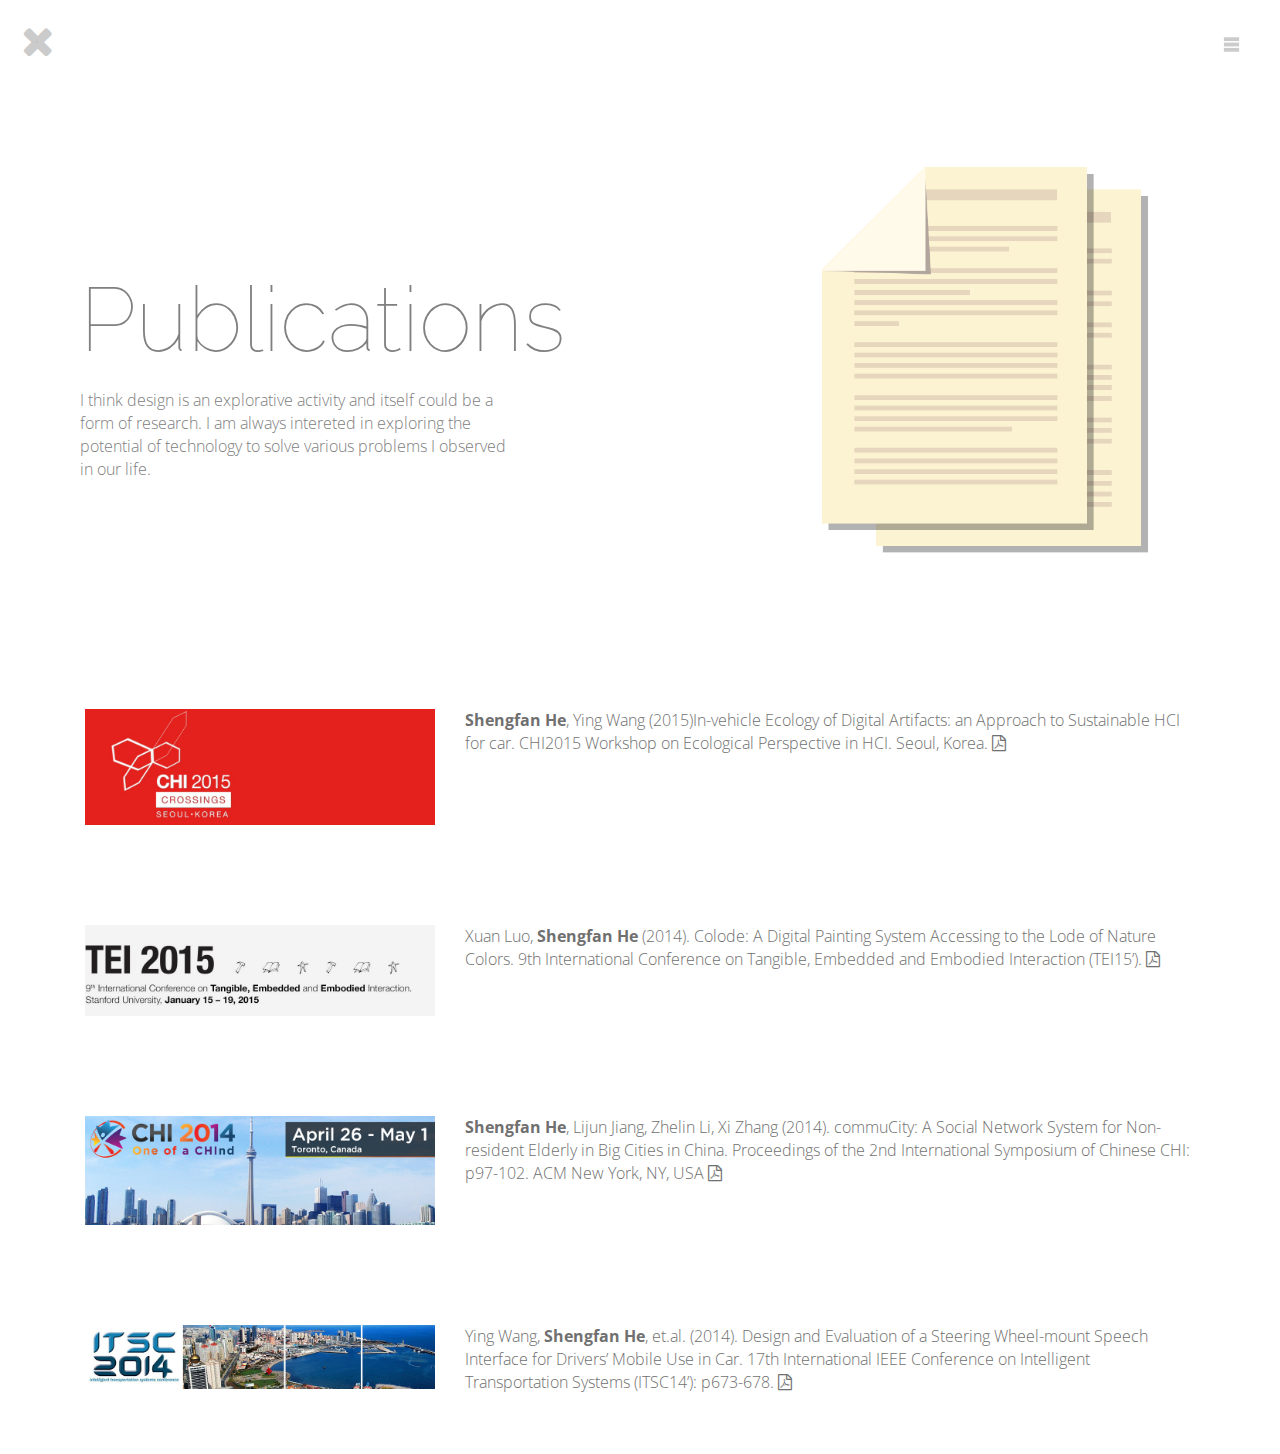
<file: publications.html>
<!DOCTYPE html>
<html lang="en" class="animated fadeInUp">

<head>
    <meta charset="utf-8">
    <meta http-equiv="X-UA-Compatible" content="IE=edge">
    <meta name="viewport" content="width=device-width, initial-scale=1">
    <title>Publications</title>
    <!-- Bootstrap Core CSS JS -->
    <link rel="stylesheet" href="css/bootstrap.min.css" type="text/css">
    <link href='https://fonts.googleapis.com/css?family=Open+Sans:300italic,400italic,600italic,700italic,800italic,400,300,600,700,800' rel='stylesheet' type='text/css'>
    <link href='https://fonts.googleapis.com/css?family=Raleway:100,200' rel='stylesheet' type='text/css'>
    <link rel="stylesheet" href="font-awesome/css/font-awesome.min.css" type="text/css">
    <script src="js/jquery.min.js"></script>
    <script src="js/parallax.min.js"></script>
    <!-- scroll fade in -->
    <script src="js/waypoints.min.js"></script>
    <link rel="stylesheet" type="text/css" href="css/animate.css">
    <!-- dropdown menu -->
    <link rel="stylesheet" href="css/marka.css">
    <script src="js/marka.js"></script>
    <!-- protfolio page Javascript and CSS -->
    <link rel="stylesheet" href="css/portfolio-page.css">
    <link rel="apple-touch-icon" href="images/logo.png">
    <link rel="icon" href="images/logo-header.png">
    <script src="js/portfolio-page.js"></script>
</head>

<body>
    <script src="js/bootstrap.min.js"></script>
    <section class="portfolio-header animated fadeInUp">
      <div class="navbar">
        <div class="container-fluid">
          <a href="index.html" onClick="delayURL('index.html',500); return false;">
            <div class="close-left close">
              <i class="fa fa-times fa-2x"></i>
            </div>
            <div class="round-hover" style="background: #3dac9d"></div>
          </a>
          <div class="left-right">
          <!-- <i class="close fa fa-th-large fa-2x"></i> -->
          <div class="button-group">
            <i id="icon" class="close"></i>
            <a id="input" href=""></a>
              <ul id="dropdown-menu">
                <h5 style="opacity:.3">Portfolio works<h5>
                  <li><a href="bsx.html"><p><img src="images/bsx-logo-min.png">BSXinsight Wearable</p></a></li>
                  <li><a href="xiguo.html"><p><img src="images/xiguo-logo-min.png">Xiguo APP</p></a></li>
                  <li><a href="1password.html"><p><img src="images/1pass-logo-min.png">1Password Redesign</p></a></li>
                  <li><a href="ebay.html"><p><img src="images/ebay-logo-min.png">eBay Checkout</p></a></li>
                  <li><a href="drawing.html"><p><img src="images/drawing-icon-min.png">Tangible drawing</p></a></li>
                  <li><a href="commuCity.html"><p><img src="images/commuCity-logo-min.png">commuCity</p></a></li>
                  <li><a href="raskee.html"><p><img src="images/volvo-logo-min.png">Volvo Raskee</p></a></li>
              </ul>
            </div>
          </div>
        </div>
      </div>

        <div class="container">
          <div class="row">
            <div class="col-lg-6">
                <div class="intro-message" style="color: grey;">
                  <h1>Publications</h1>
                  <p style="color: grey">I think design is an explorative activity and itself could be a form of research. I am always intereted in exploring the potential of technology to solve various problems I observed in our life.</p>
                </div>
            </div>
            <div class="col-lg-6">
              <div class="heroImg" style="margin: 80px 0 20px 0">
                <img src="images/publications/papers.png" alt="">
              </div>
            </div>
          </div>
        </div> <!-- /.container -->
    </section>

    <div class="container">
      <div class="row" style="margin:50px 0">
        <div class="col-lg-4">
          <img src="images/publications/chi2015.jpg" style="width:100%;height:auto">
        </div>
        <div class="col-lg-8">
           <a href="pdf/In-vehicle-ecology-of-digital-artifacts.pdf" target="_blank"><p><strong>Shengfan He</strong>, Ying Wang (2015)In-vehicle Ecology of Digital Artifacts: an Approach to Sustainable HCI for car. CHI2015 Workshop on Ecological Perspective in HCI. Seoul, Korea. <i class="fa fa-file-pdf-o"></i></p></a>
        </div>
      </div>
    </div>

    <div class="container">
      <div class="row" style="margin:50px 0">
        <div class="col-lg-4">
          <img src="images/publications/tei2015.png" style="width:100%;height:auto">
        </div>
        <div class="col-lg-8">
           <a href="pdf/Colode-Discription-Xuan Shengfan.pdf" target="_blank"><p>Xuan Luo, <strong>Shengfan He</strong> (2014). Colode: A Digital Painting System Accessing to the Lode of Nature Colors. 9th International Conference on Tangible, Embedded and Embodied Interaction (TEI15’). <i class="fa fa-file-pdf-o"></i></p></a>
        </div>
      </div>
    </div>

    <div class="container">
      <div class="row" style="margin:50px 0">
        <div class="col-lg-4">
          <img src="images/publications/chi2014.jpg" style="width:100%;height:auto">
        </div>
        <div class="col-lg-8">
           <a href="pdf/ACM Chinese CHI p97-he.pdf" target="_blank"><p><strong>Shengfan He</strong>, Lijun Jiang, Zhelin Li, Xi Zhang (2014). commuCity: A Social Network System for Non-resident Elderly in Big Cities in China. Proceedings of the 2nd International Symposium of Chinese CHI: p97-102. ACM New York, NY, USA <i class="fa fa-file-pdf-o"></i></p></a>
        </div>
      </div>
    </div>

    <div class="container">
      <div class="row" style="margin:50px 0">
        <div class="col-lg-4">
          <img src="images/publications/ITSC2014.jpg" style="width:100%;height:auto">
        </div>
        <div class="col-lg-8">
           <a href="IEEE ITSC 2014 submission.pdf" target="_blank"><p>Ying Wang, <strong>Shengfan He</strong>, et.al. (2014). Design and Evaluation of a Steering Wheel-mount Speech Interface for Drivers’ Mobile Use in Car. 17th International IEEE Conference on Intelligent Transportation Systems (ITSC14’): p673-678. <i class="fa fa-file-pdf-o"></i></p></a>
        </div>
      </div>
    </div>


</body>
</html>
</file>
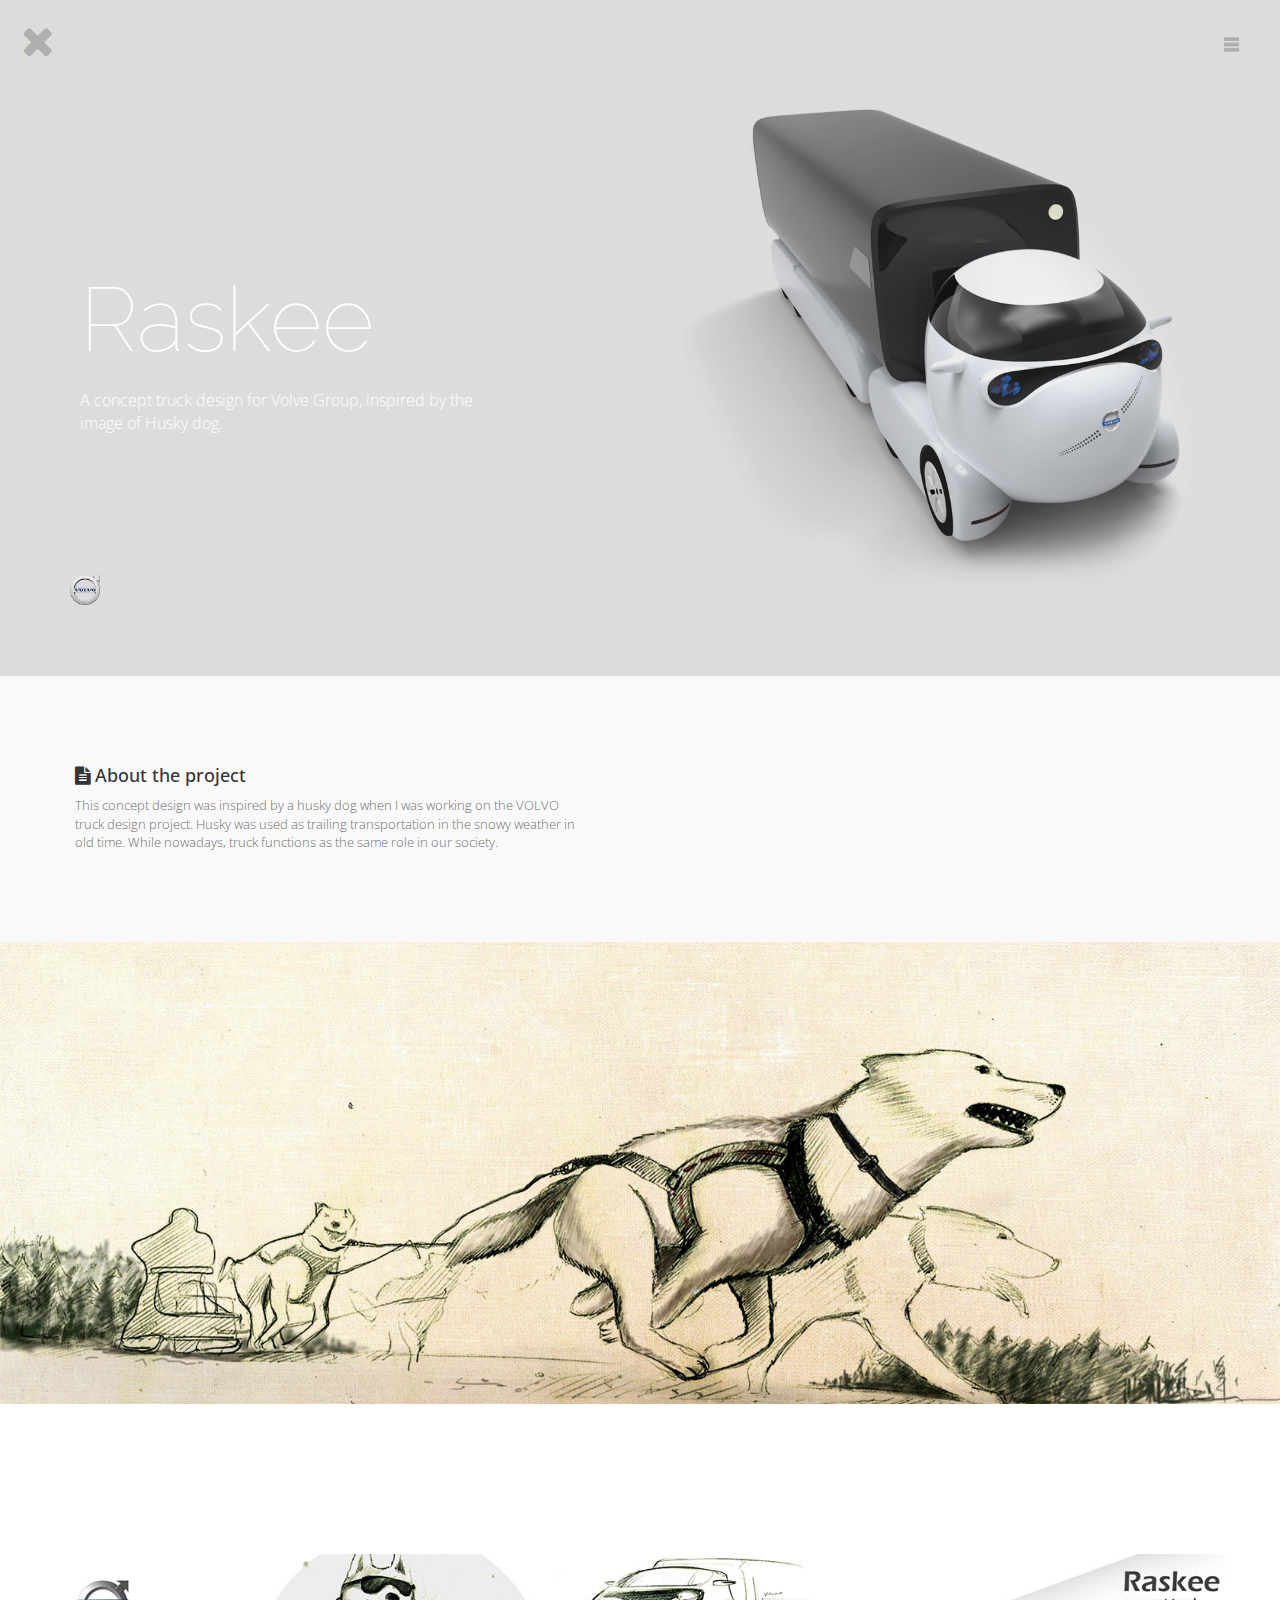
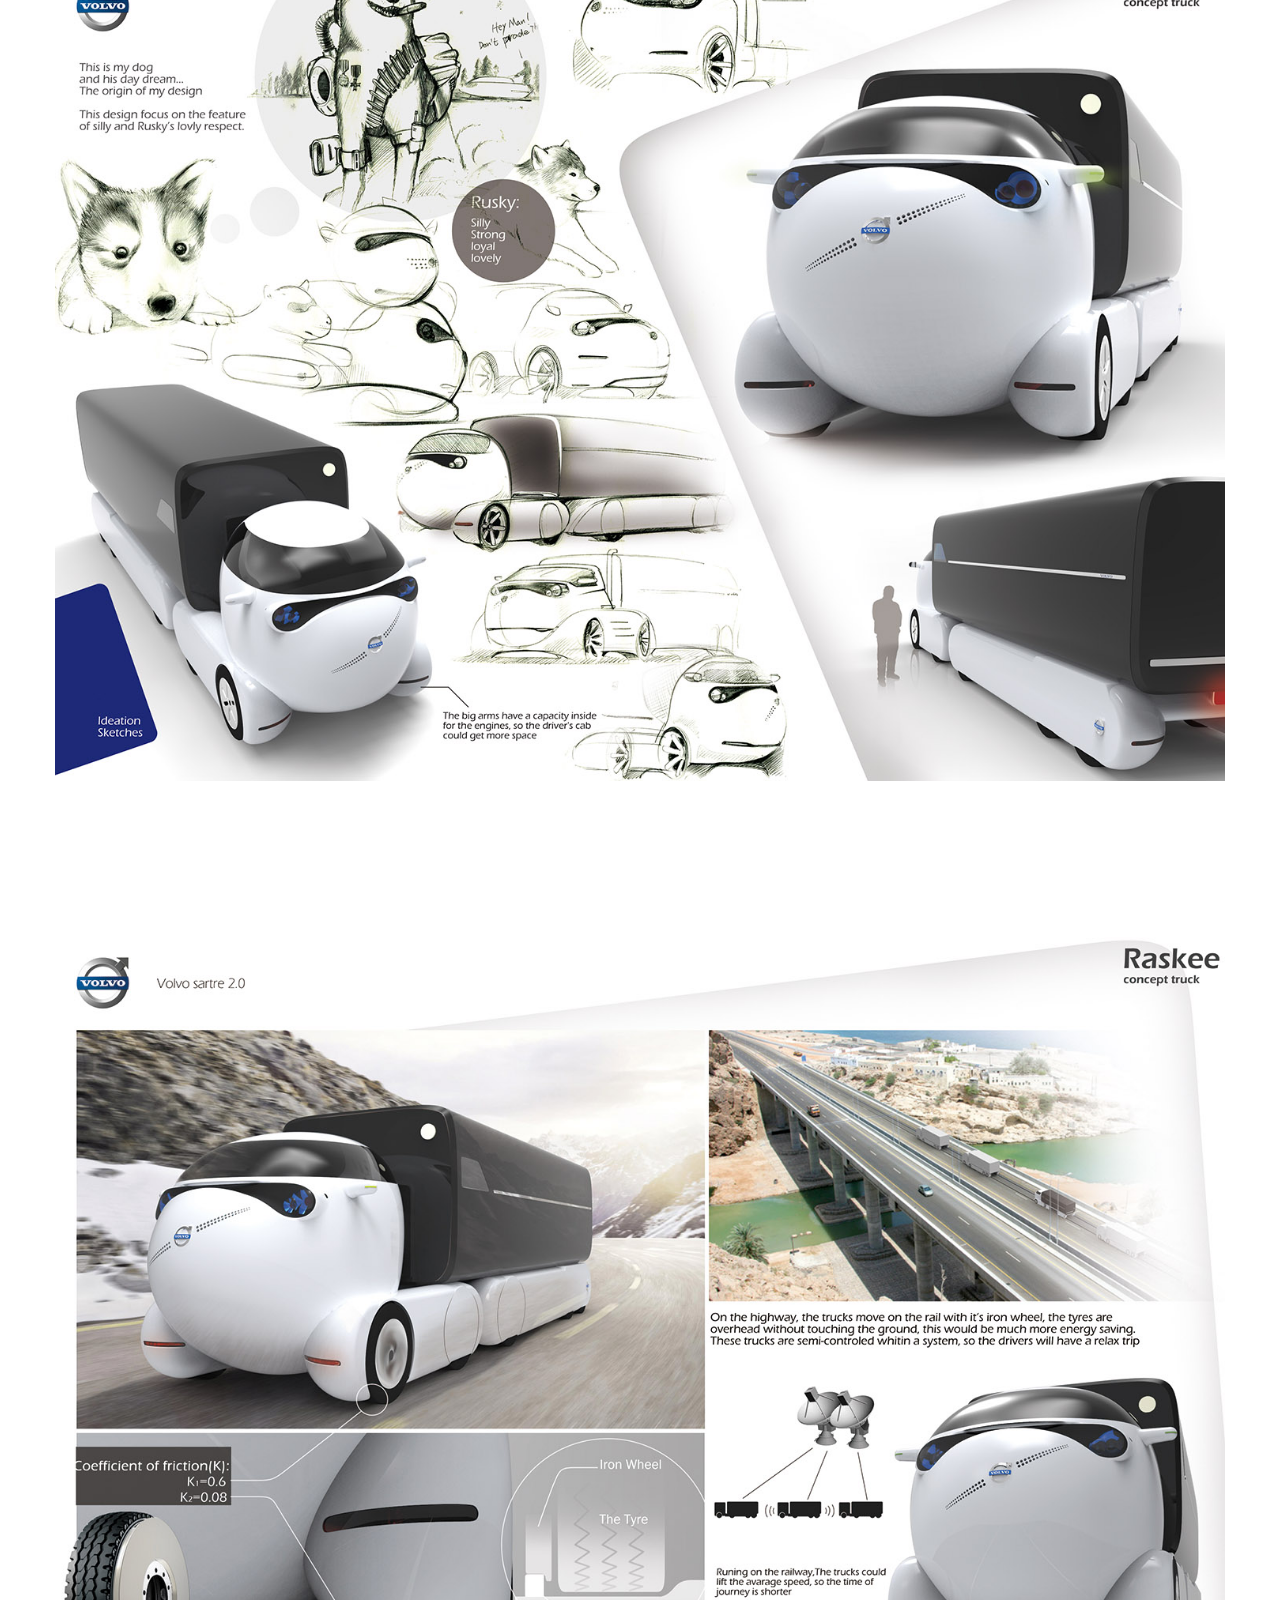
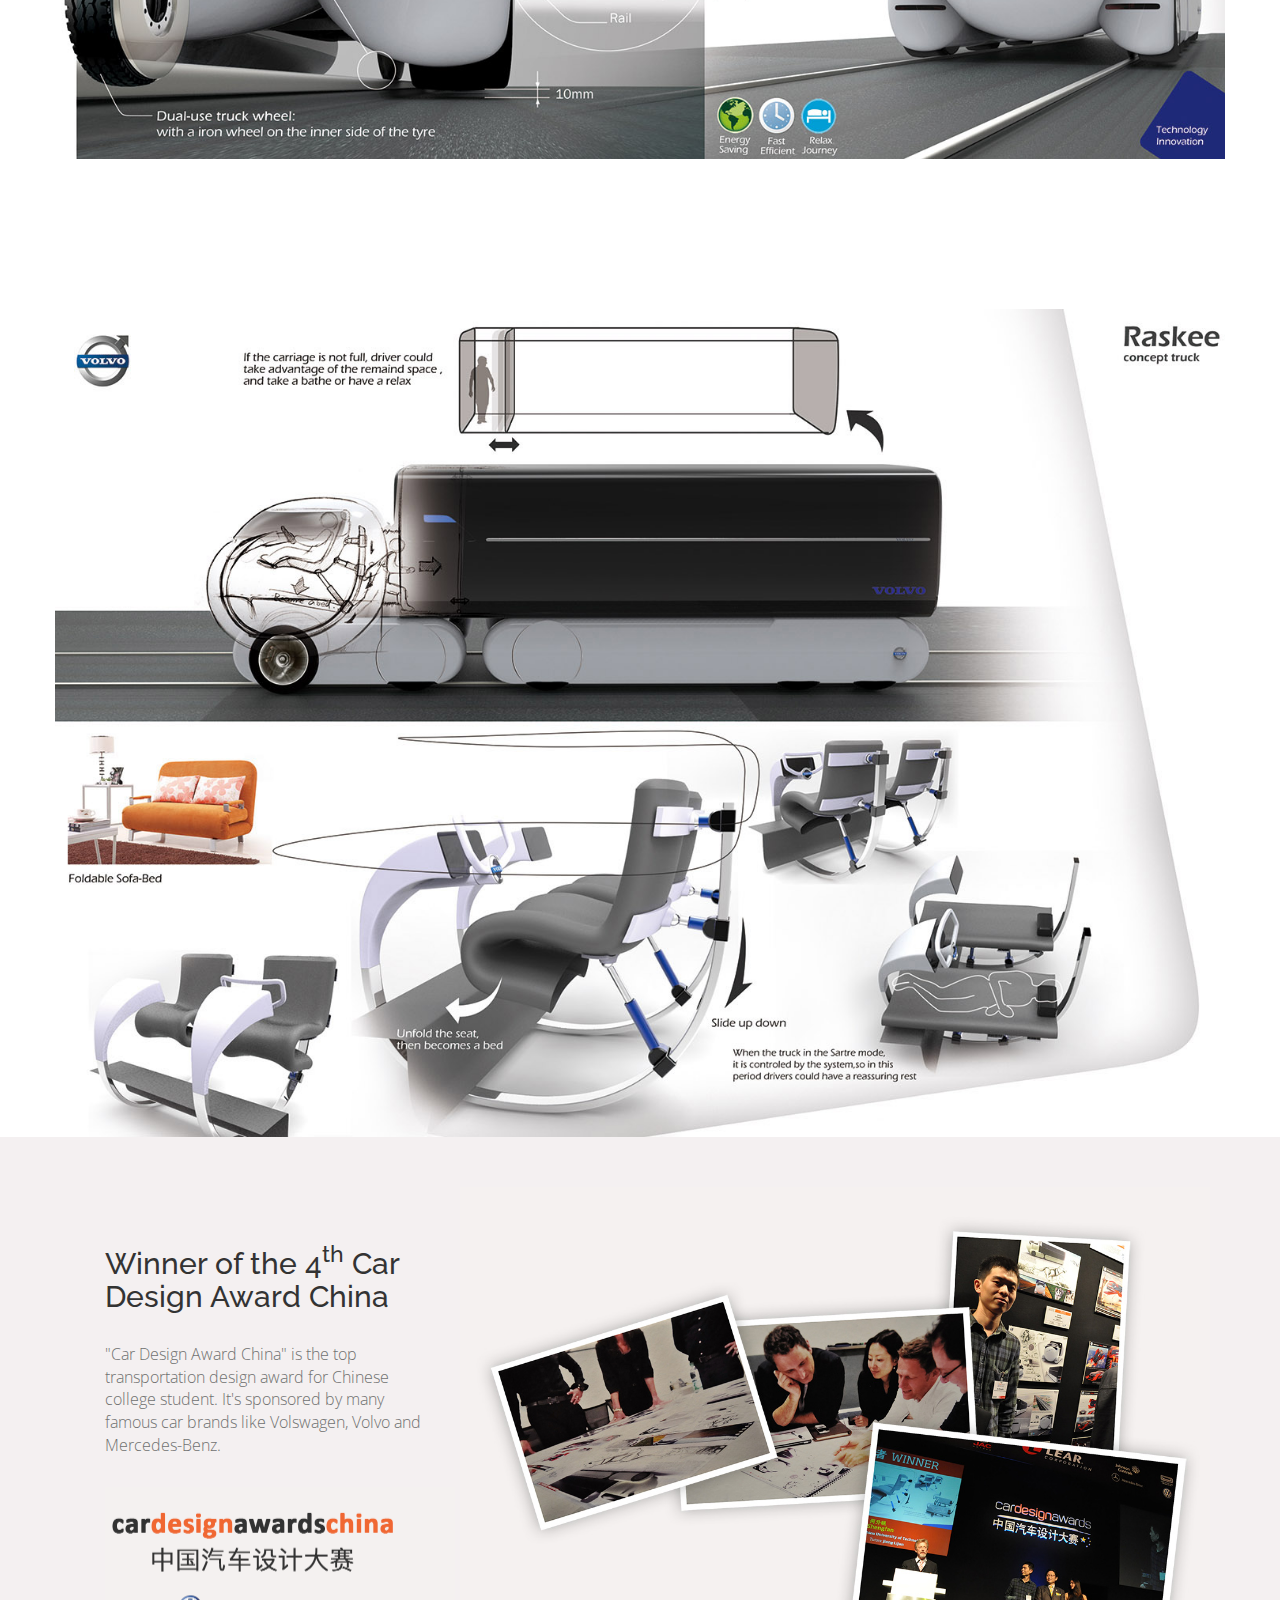
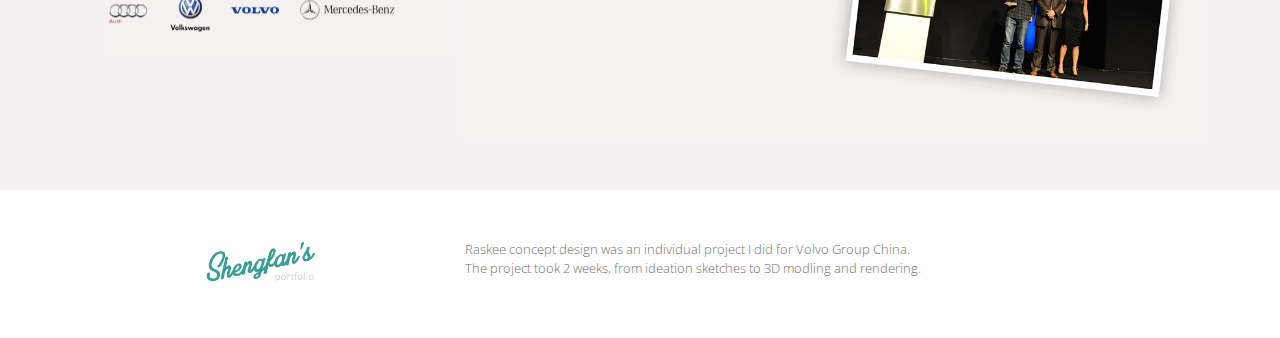
<file: raskee.html>
<!DOCTYPE html>
<html lang="en">

<head>
    <meta charset="utf-8">
    <meta http-equiv="X-UA-Compatible" content="IE=edge">
    <meta name="viewport" content="width=device-width, initial-scale=1">
    <title>Raskee Truck</title>
    <!-- Bootstrap Core CSS JS -->
    <link rel="stylesheet" href="css/bootstrap.min.css" type="text/css">
    <link href='http://fonts.googleapis.com/css?family=Open+Sans:300italic,400italic,600italic,700italic,800italic,400,300,600,700,800' rel='stylesheet' type='text/css'>
    <link href='https://fonts.googleapis.com/css?family=Raleway:100,200' rel='stylesheet' type='text/css'>
    <link rel="stylesheet" href="font-awesome/css/font-awesome.min.css" type="text/css">
    <script src="js/jquery.min.js"></script>
    <script src="js/parallax.min.js"></script>
    <!-- scroll fade in -->
    <script src="js/waypoints.min.js"></script>
    <link rel="stylesheet" type="text/css" href="css/animate.css">
    <!-- dropdown menu -->
    <link rel="stylesheet" href="css/marka.css">
    <script src="js/marka.js"></script>
    <!-- protfolio page Javascript and CSS -->
    <link rel="stylesheet" href="css/portfolio-page.css">
    <link rel="apple-touch-icon" href="images/logo.png">
    <link rel="icon" href="images/logo-header.png">
    <script src="js/portfolio-page.js"></script>
</head>

<body>
    <script src="js/bootstrap.min.js"></script>

    <section class="portfolio-header animated fadeInUp">
      <div class="navbar">
        <div class="container-fluid">
          <a href="index.html" onClick="delayURL('index.html',500); return false;">
            <div class="close-left close">
              <i class="fa fa-times fa-2x"></i>
            </div>
            <div class="round-hover"></div>
          </a>
          <div class="left-right">
          <!-- <i class="close fa fa-th-large fa-2x"></i> -->
          <div class="button-group">
            <i id="icon" class="close"></i>
            <a id="input" href=""></a>
              <ul id="dropdown-menu">
                <h5 style="opacity:.3">Portfolio works<h5>
                  <li><a href="bsx.html"><p><img src="images/bsx-logo-min.png">BSXinsight Wearable</p></a></li>
                  <li><a href="xiguo.html"><p><img src="images/xiguo-logo-min.png">Xiguo APP</p></a></li>
                  <li><a href="1password.html"><p><img src="images/1pass-logo-min.png">1Password Redesign</p></a></li>
                  <li><a href="ebay.html"><p><img src="images/ebay-logo-min.png">eBay Checkout</p></a></li>
                  <li><a href="drawing.html"><p><img src="images/drawing-icon-min.png">Tangible drawing</p></a></li>
                  <li><a href="commuCity.html"><p><img src="images/commuCity-logo-min.png">commuCity</p></a></li>
                  <li><a href="raskee.html"><p><img src="images/volvo-logo-min.png">Volvo Raskee</p></a></li>
              </ul>
            </div>
          </div>
        </div>
      </div>

      <div class="intro-header-ruskee">
        <div class="container">
          <div class="row">
            <div class="col-lg-6">
              <div class="intro-message">
                <h1>Raskee</h1>
                <p>A concept truck design for Volve Group, inspired by the image of Husky dog.</p>
              </div>
              <img src="images/raskee/Volvo_logo.png" alt="" class="project-logo">
            </div>
            <div class="col-lg-6">
              <div class="heroImg" style="margin:40px 0">
                <img src="images/raskee/raskee-hero.png" alt="">
              </div>
            </div>
          </div>
        </div> <!-- /.container -->
      </div>
    </section>

    <div class="grey-bg">
      <div class="container">
        <div class="row">
          <div class="col-lg-6 tiny-font text-container">
              <h4><i class="fa fa-file-text"></i> About the project</h4>
              <p>This concept design was inspired by a husky dog when I was working on the VOLVO truck design project. Husky was used as trailing transportation in the snowy weather in old time. While nowadays, truck functions as the same role in our society.</p>
          </div>
        </div>
      </div> <!-- /.container -->
    </div>

    <div class="img-full-width">
      <img src="images/raskee/raskee-1.jpg">
    </div>

    <div class="container">
      <div class="row img-full-width">
        <img src="images/raskee/raskee-2.jpg" style="margin-top:150px">
      </div>
    </div>

    <div class="container">
      <div class="row img-full-width">
        <img src="images/raskee/raskee-3.jpg" style="margin-top:150px">
      </div>
    </div>

    <div class="container">
      <div class="row img-full-width">
        <img src="images/raskee/raskee-4.jpg" style="margin-top:150px">
      </div>
    </div>

    <div class="warm-grey-bg">
      <div class="container">
        <div class="row">
          <div class="col-lg-4 annotation img-full-width" style="padding-left:40px">
            <h2>Winner of the 4<sup>th</sup> Car Design Award China</h2>
            <p>"Car Design Award China" is the top transportation design award for Chinese college student. It's sponsored by many famous car brands like Volswagen, Volvo and Mercedes-Benz.</p>
            <img src="images/raskee/cdn-logos.png">
          </div>
          <div class="col-lg-8 img-full-width footer-row">
            <img src="images/raskee/jury.jpg">
          </div>
        </div>
      </div>
    </div>

    <div class="container">
      <div class="row footer-row">
        <div class="col-lg-4 text-center">
          <img src="images/logo-color.png" style="width: 120px; height: auto">
        </div>
        <div class="col-lg-8 tiny-font">
          <p>Raskee concept design was an individual project I did for Volvo Group China.<br>The project took 2 weeks, from ideation sketches to 3D modling and rendering.</p>
        </div>
      </div>
    </div>

  </body>
</html>
</file>
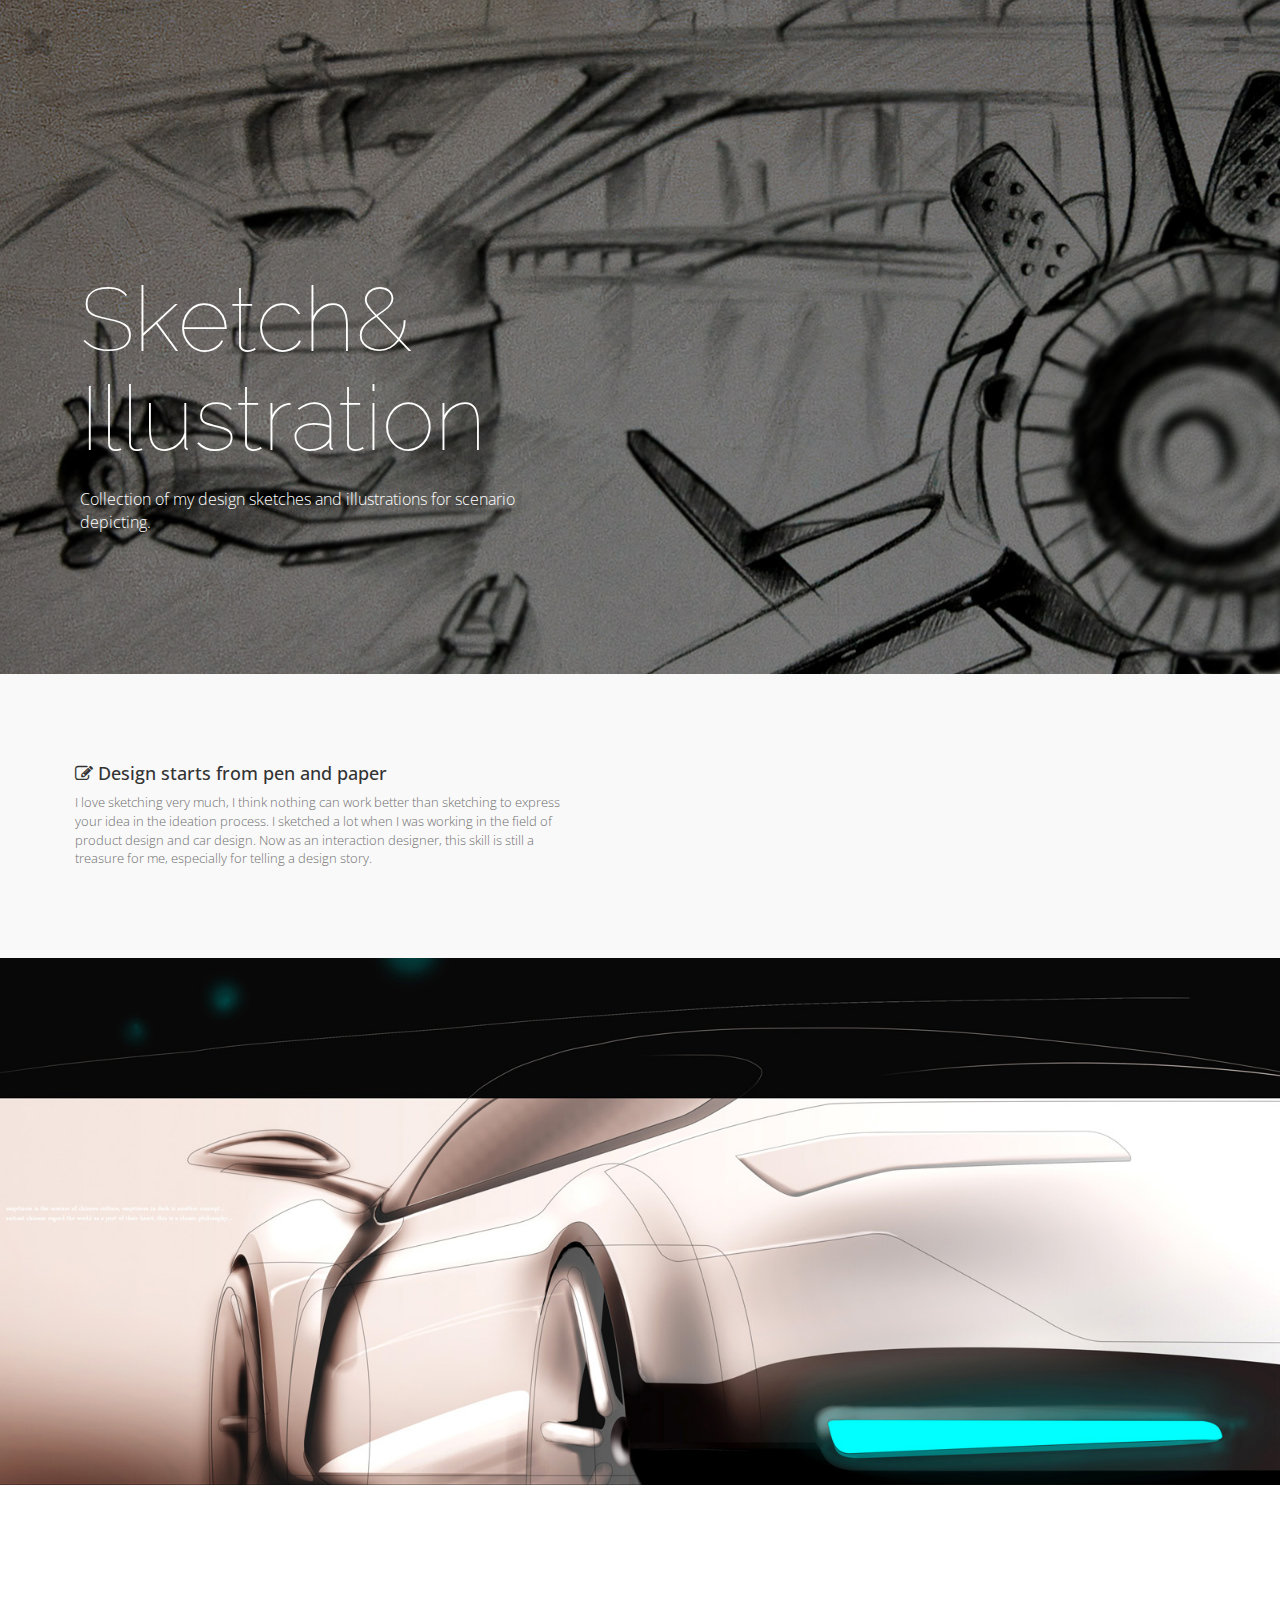
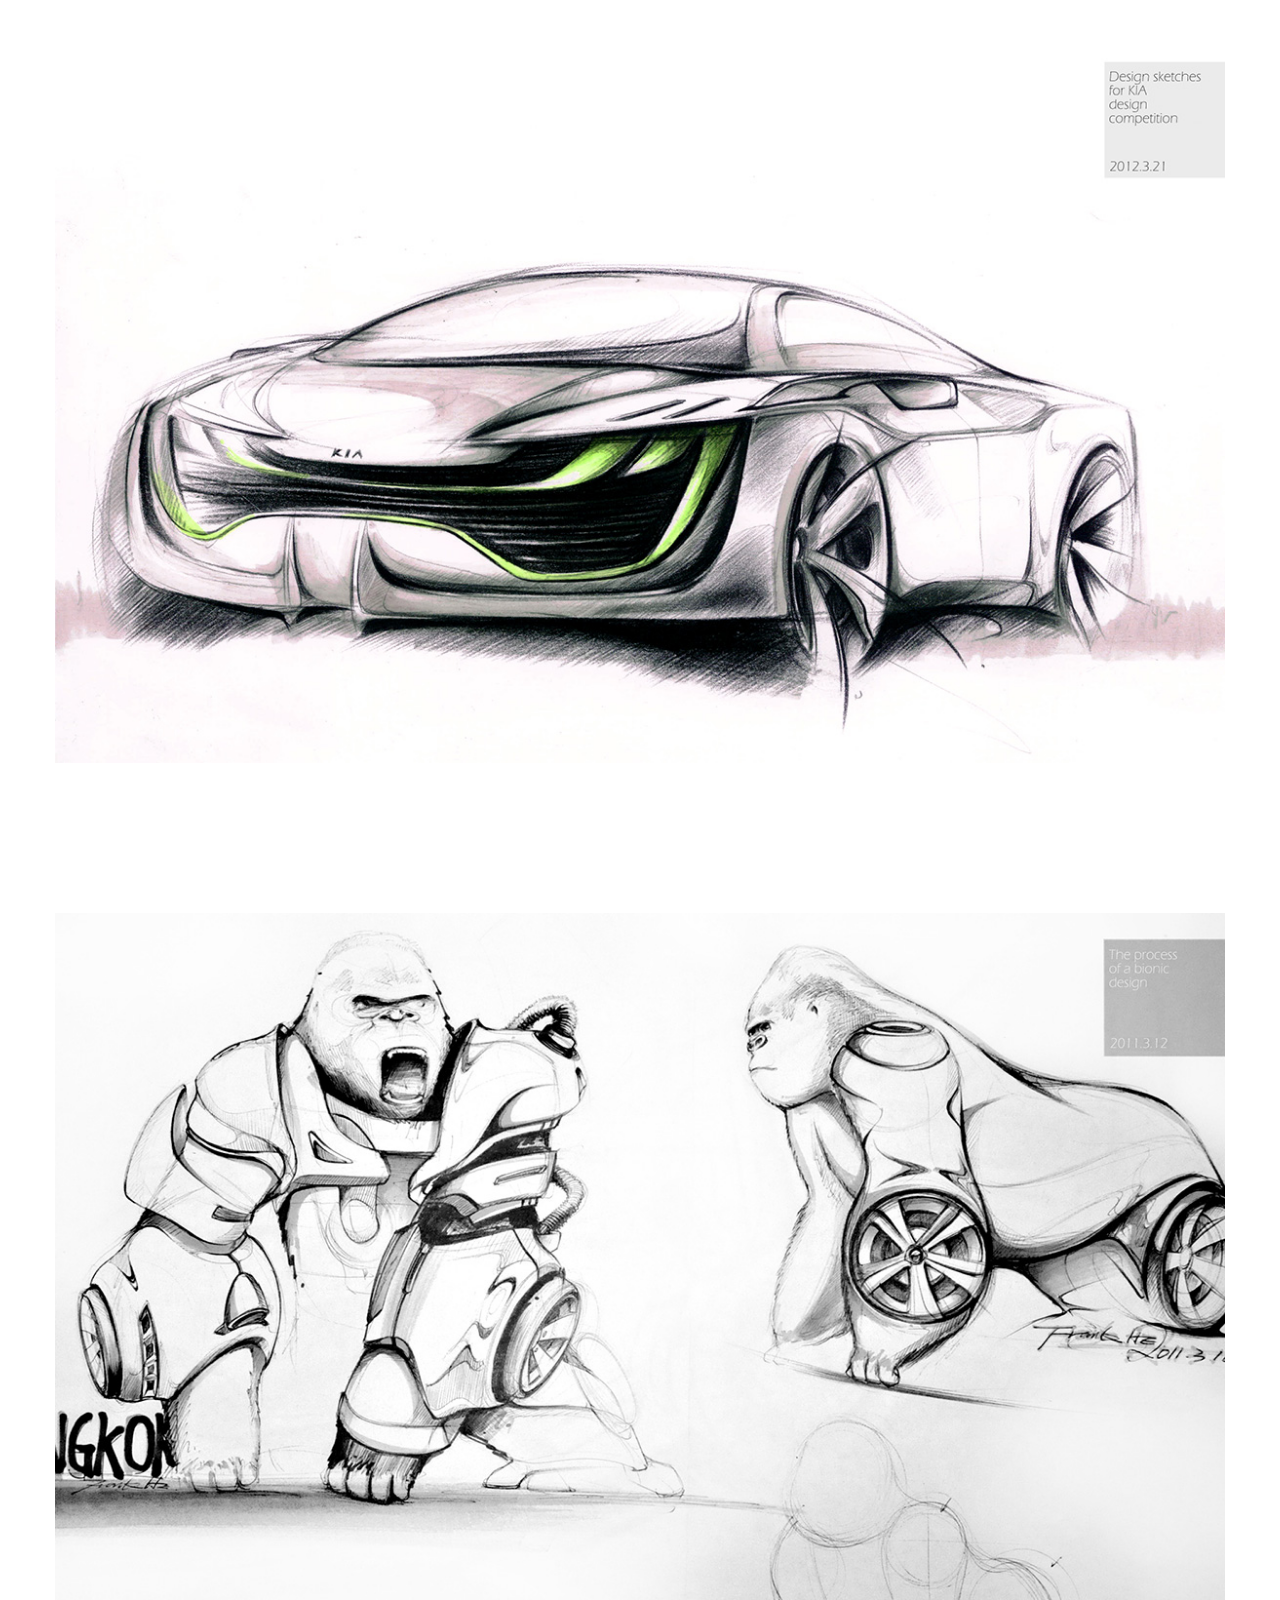
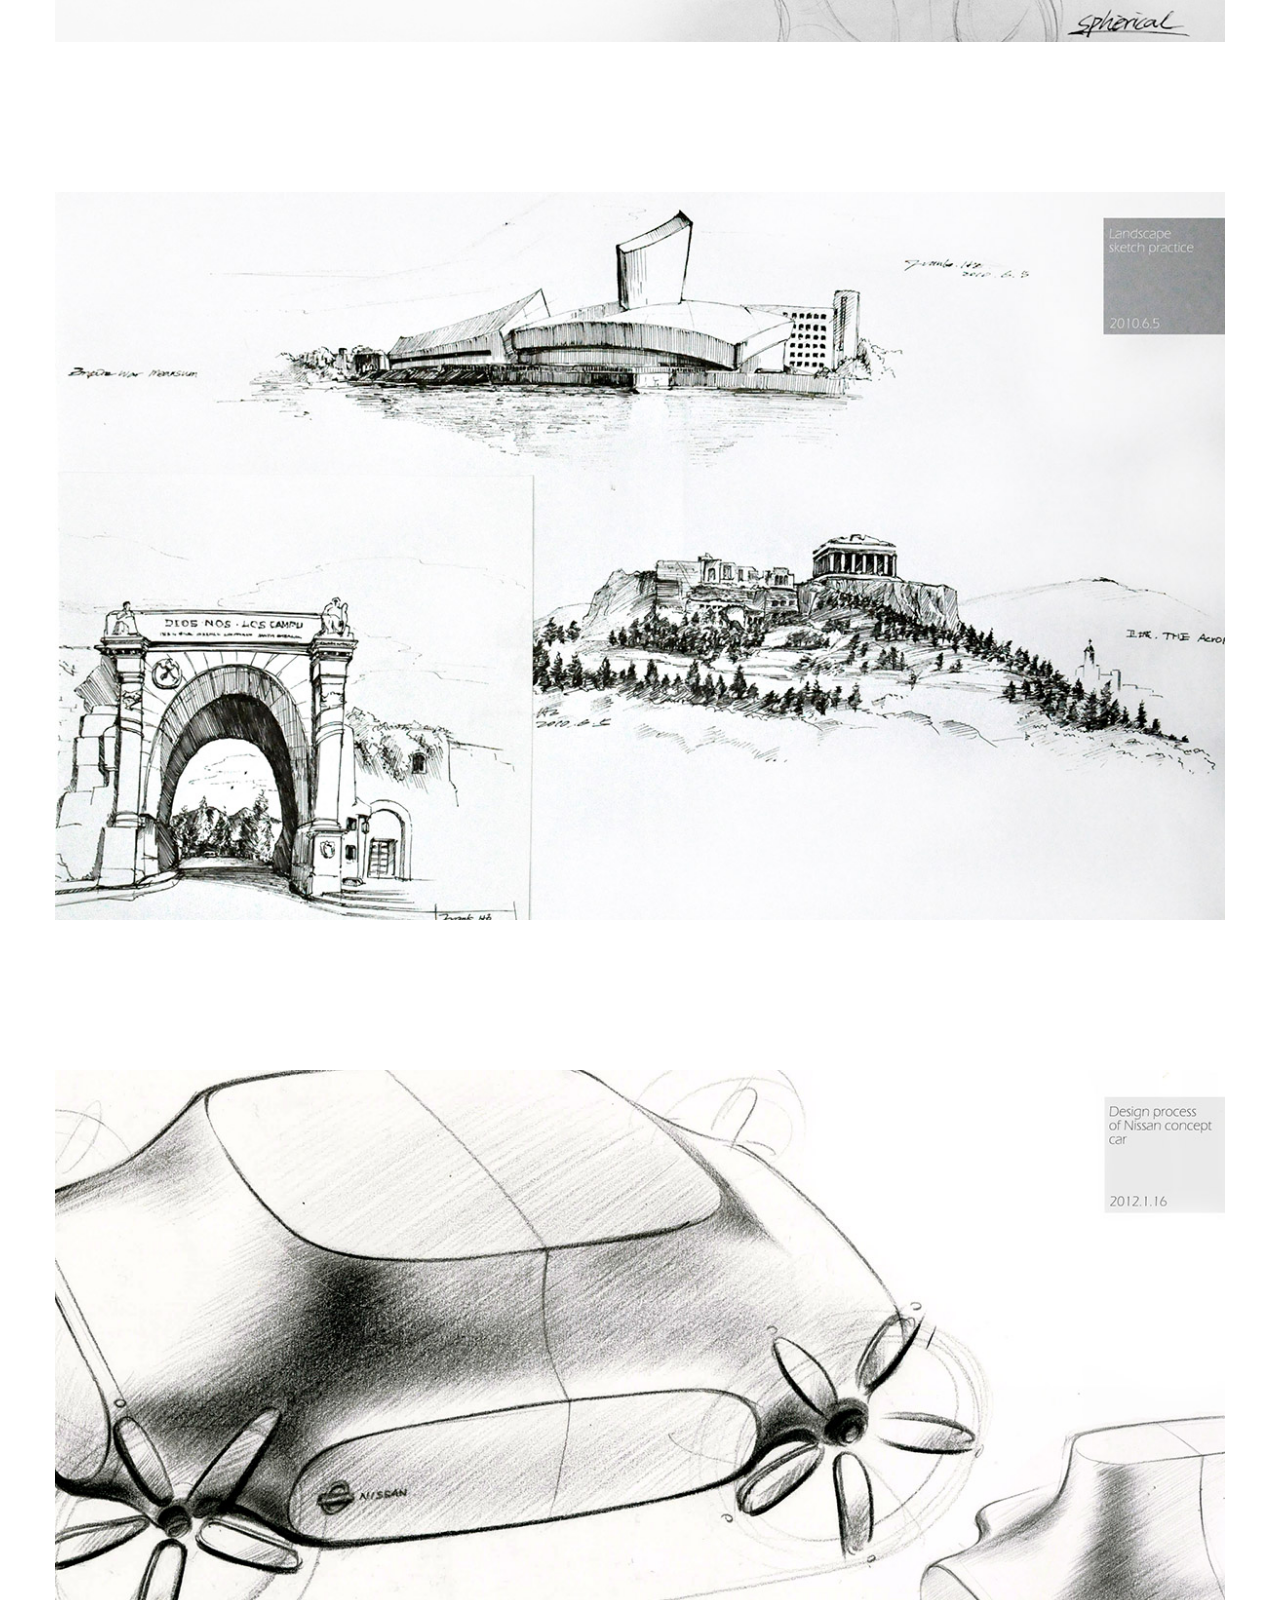
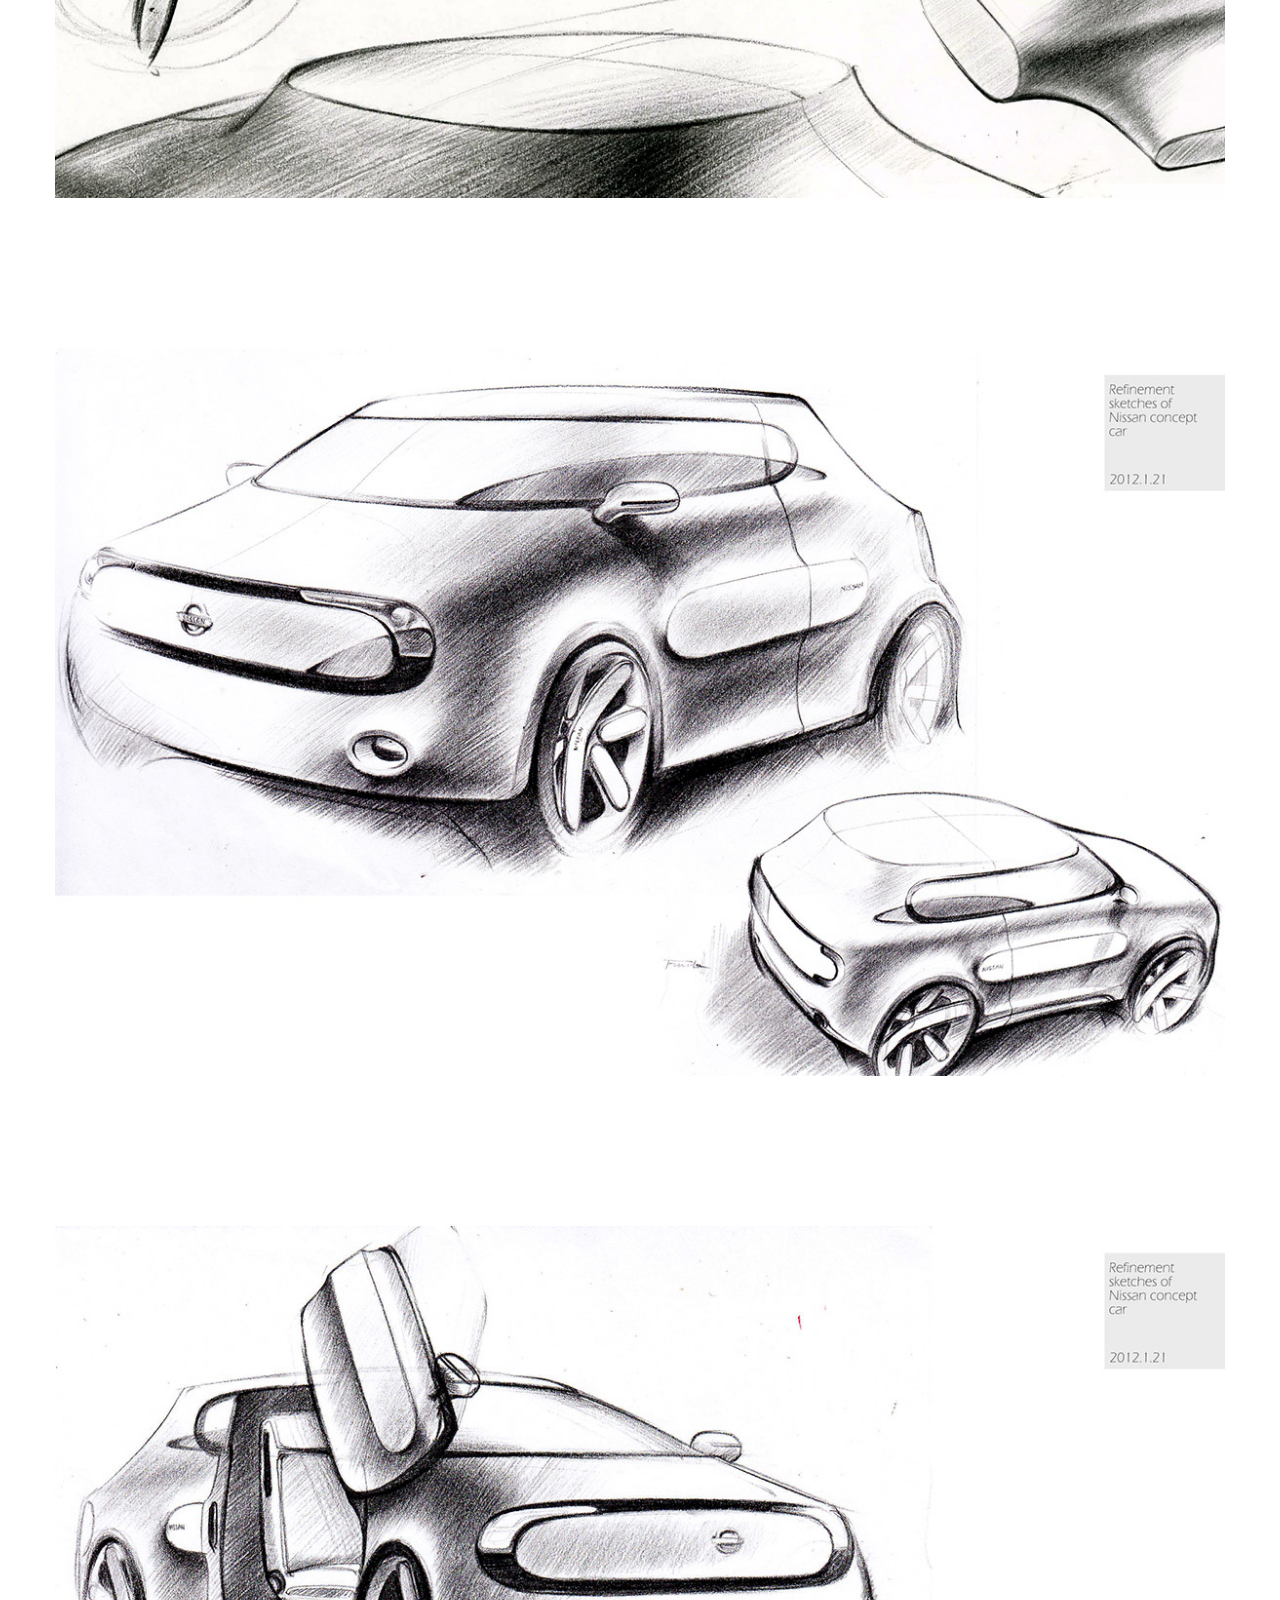
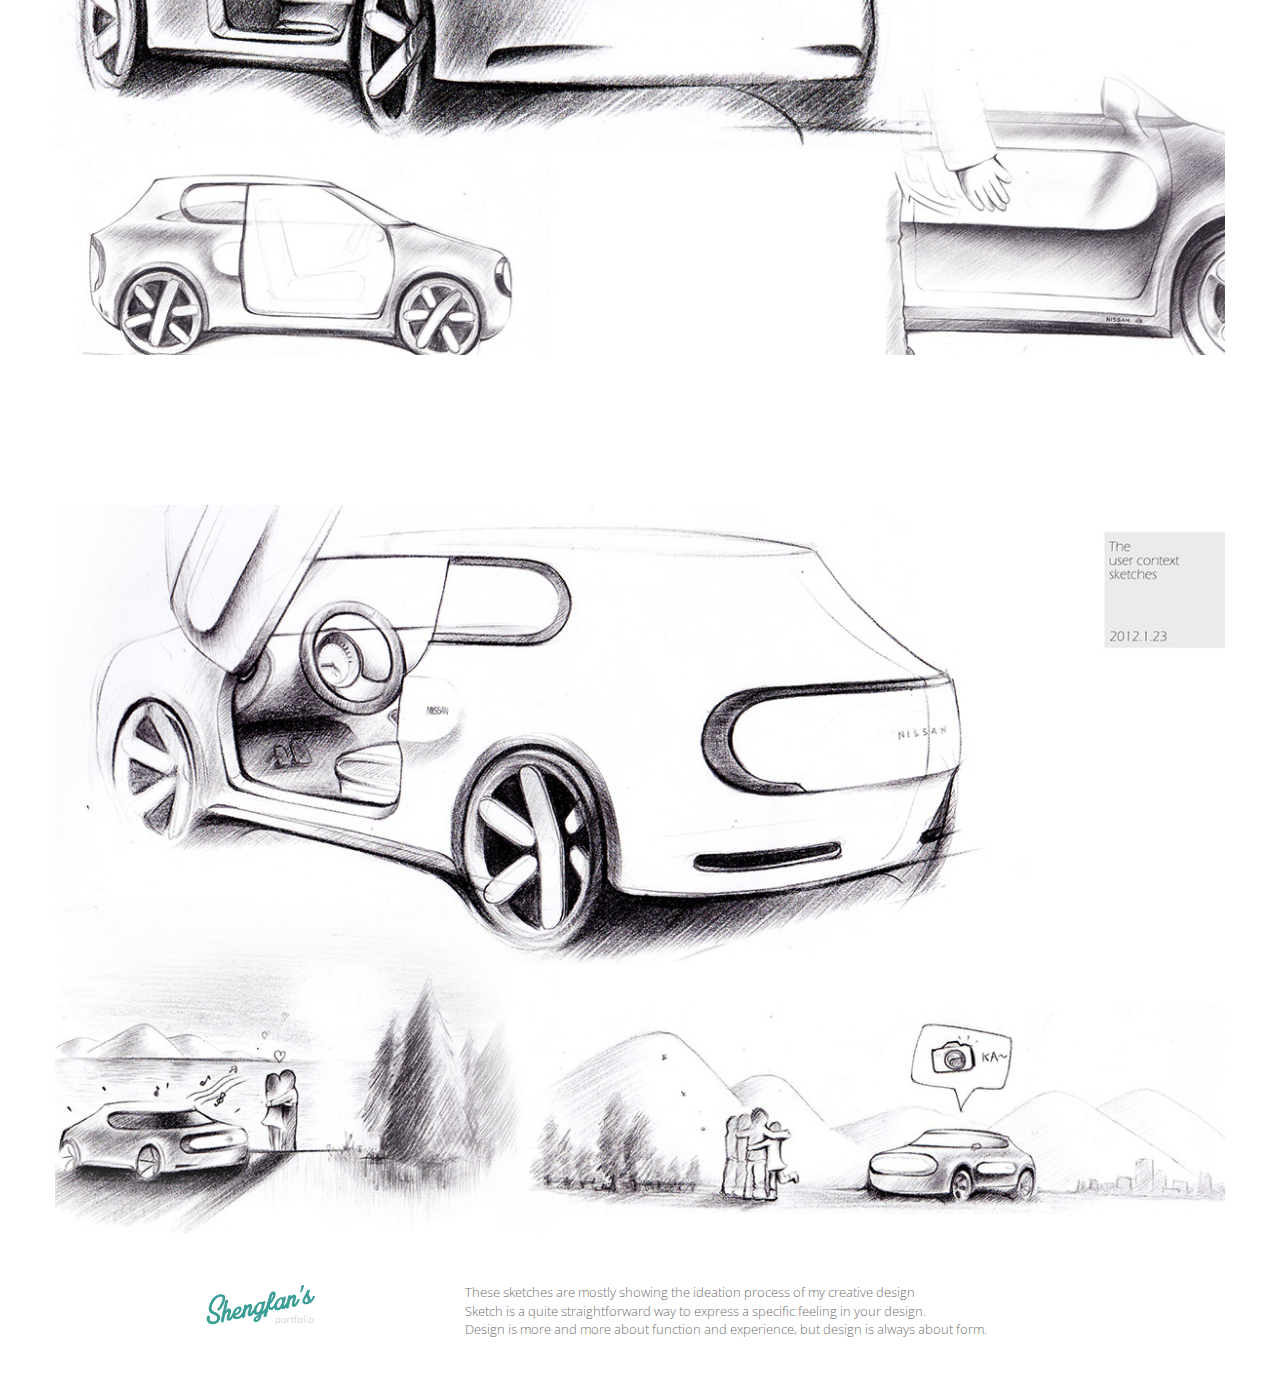
<file: sketchbook.html>
<!DOCTYPE html>
<html lang="en">

<head>
    <meta charset="utf-8">
    <meta http-equiv="X-UA-Compatible" content="IE=edge">
    <meta name="viewport" content="width=device-width, initial-scale=1">
    <title>Sketchbook</title>
    <!-- Bootstrap Core CSS JS -->
    <link rel="stylesheet" href="css/bootstrap.min.css" type="text/css">
    <link href='https://fonts.googleapis.com/css?family=Open+Sans:300italic,400italic,600italic,700italic,800italic,400,300,600,700,800' rel='stylesheet' type='text/css'>
    <link href='https://fonts.googleapis.com/css?family=Raleway:100,200' rel='stylesheet' type='text/css'>
    <link rel="stylesheet" href="font-awesome/css/font-awesome.min.css" type="text/css">
    <script src="js/jquery.min.js"></script>
    <script src="js/parallax.min.js"></script>
    <!-- scroll fade in -->
    <script src="js/waypoints.min.js"></script>
    <link rel="stylesheet" type="text/css" href="css/animate.css">
    <!-- dropdown menu -->
    <link rel="stylesheet" href="css/marka.css">
    <script src="js/marka.js"></script>
    <!-- protfolio page Javascript and CSS -->
    <link rel="stylesheet" href="css/portfolio-page.css">
    <link rel="apple-touch-icon" href="images/logo.png">
    <link rel="icon" href="images/logo-header.png">
    <script src="js/portfolio-page.js"></script>
</head>

<body>
    <script src="js/bootstrap.min.js"></script>

    <section class="portfolio-header animated fadeInUp">
      <div class="navbar">
        <div class="container-fluid">
          <a href="index.html" onClick="delayURL('index.html',500); return false;">
            <div class="close-left close">
              <i class="fa fa-times fa-2x"></i>
            </div>
            <div class="round-hover"></div>
          </a>
          <div class="left-right">
          <!-- <i class="close fa fa-th-large fa-2x"></i> -->
          <div class="button-group">
            <i id="icon" class="close"></i>
            <a id="input" href=""></a>
              <ul id="dropdown-menu">
                <h5 style="opacity:.3">Portfolio works<h5>
                  <li><a href="bsx.html"><p><img src="images/bsx-logo-min.png">BSXinsight Wearable</p></a></li>
                  <li><a href="xiguo.html"><p><img src="images/xiguo-logo-min.png">Xiguo APP</p></a></li>
                  <li><a href="1password.html"><p><img src="images/1pass-logo-min.png">1Password Redesign</p></a></li>
                  <li><a href="ebay.html"><p><img src="images/ebay-logo-min.png">eBay Checkout</p></a></li>
                  <li><a href="drawing.html"><p><img src="images/drawing-icon-min.png">Tangible drawing</p></a></li>
                  <li><a href="commuCity.html"><p><img src="images/commuCity-logo-min.png">commuCity</p></a></li>
                  <li><a href="raskee.html"><p><img src="images/volvo-logo-min.png">Volvo Raskee</p></a></li>
              </ul>
            </div>
          </div>
        </div>
      </div>

      <div style="width: 100%; background-image:url('images/sketchbook/bg.jpg'); backgrond-size:cover">
        <div class="container">
          <div class="row">
            <div class="col-lg-6">
              <div class="intro-message">
                <h1>Sketch& Illustration</h1>
                <p>Collection of my design sketches and illustrations for scenario depicting.</p>
              </div>
            </div>
          </div>
        </div> <!-- /.container -->
      </div>
    </section>

    <div class="grey-bg">
      <div class="container">
        <div class="row">
          <div class="col-lg-6 tiny-font text-container">
              <h4><i class="fa fa-pencil-square-o"></i> Design starts from pen and paper</h4>
              <p>I love sketching very much, I think nothing can work better than sketching to express your idea in the ideation process. I sketched a lot when I was working in the field of product design and car design. Now as an interaction designer, this skill is still a treasure for me, especially for telling a design story.</p>
          </div>
        </div>
      </div> <!-- /.container -->
    </div>

    <div class="img-full-width">
      <img src="images/sketchbook/saab.jpg">
    </div>

    <div class="container">
      <div class="row img-full-width">
        <img src="images/sketchbook/kia.jpg" style="margin-top:150px">
      </div>
    </div>

    <div class="container">
      <div class="row img-full-width">
        <img src="images/sketchbook/kingkong.jpg" style="margin-top:150px">
      </div>
    </div>

    <div class="container">
      <div class="row img-full-width">
        <img src="images/sketchbook/landscape.jpg" style="margin-top:150px">
      </div>
    </div>

    <div class="container">
      <div class="row img-full-width">
        <img src="images/sketchbook/nissan-1.jpg" style="margin-top:150px">
      </div>
    </div>

    <div class="container">
      <div class="row img-full-width">
        <img src="images/sketchbook/nissan-2.jpg" style="margin-top:150px">
      </div>
    </div>

    <div class="container">
      <div class="row img-full-width">
        <img src="images/sketchbook/nissan-3.jpg" style="margin-top:150px">
      </div>
    </div>

    <div class="container">
      <div class="row img-full-width">
        <img src="images/sketchbook/nissan-4.jpg" style="margin-top:150px">
      </div>
    </div>

    <div class="container">
      <div class="row footer-row">
        <div class="col-lg-4 text-center">
          <img src="images/logo-color.png" style="width: 120px; height: auto">
        </div>
        <div class="col-lg-8 tiny-font">
          <p>These sketches are mostly showing the ideation process of my creative design<br>Sketch is a quite straightforward way to express a specific feeling in your design.<br>Design is more and more about function and experience, but design is always about form.</p>
        </div>
      </div>
    </div>

  </body>
</html>
</file>
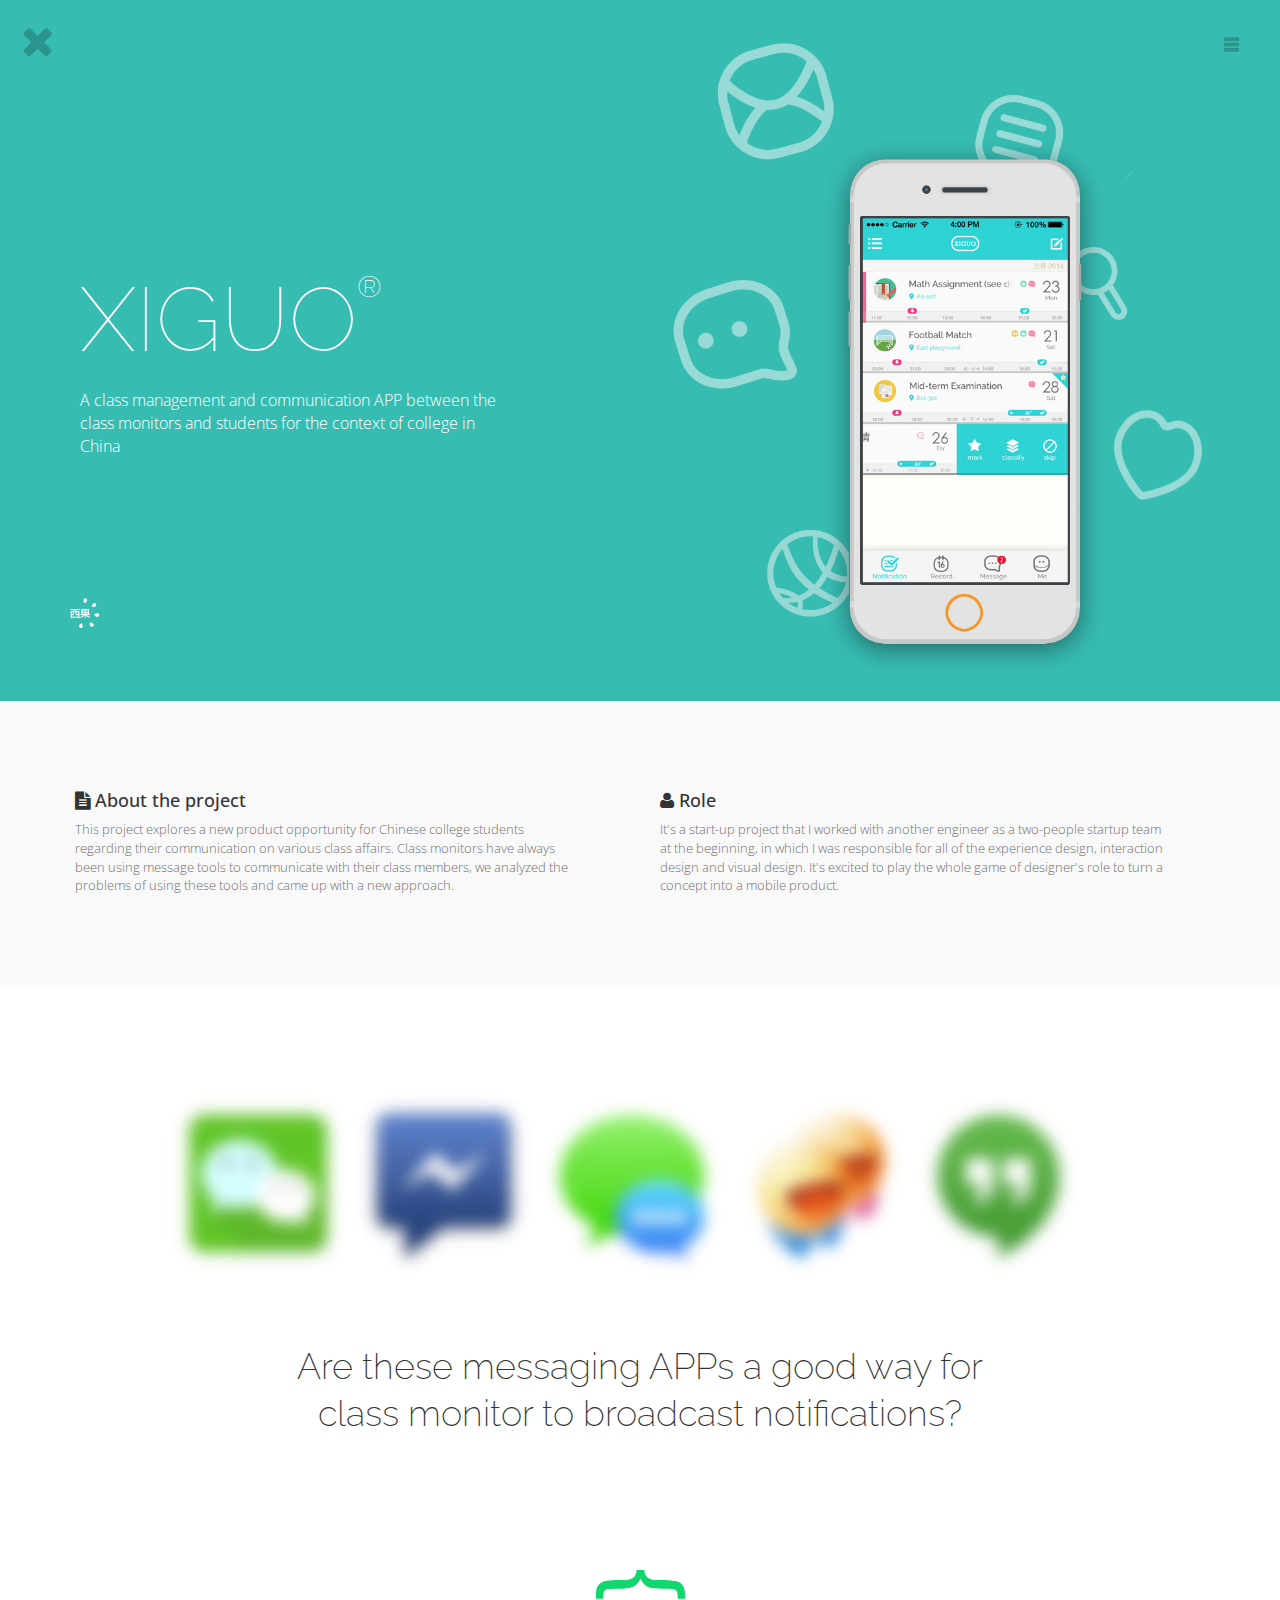
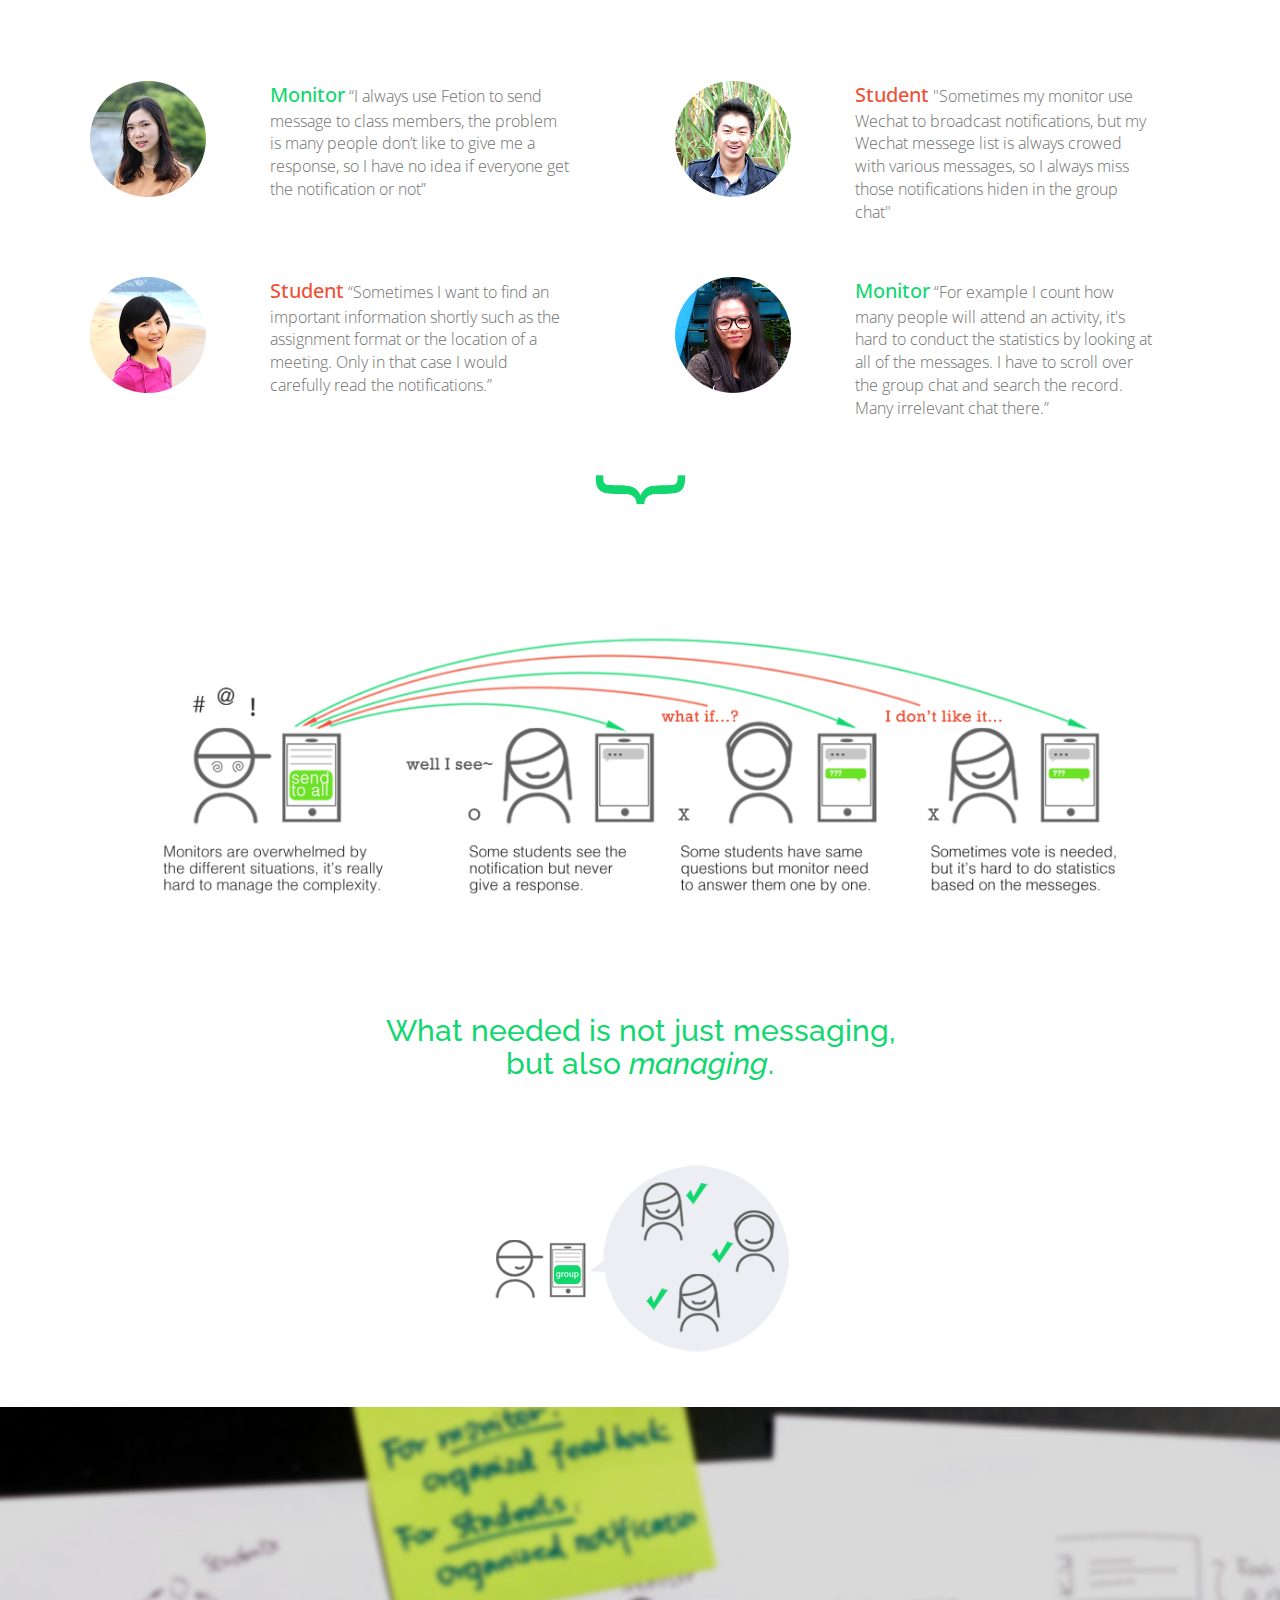
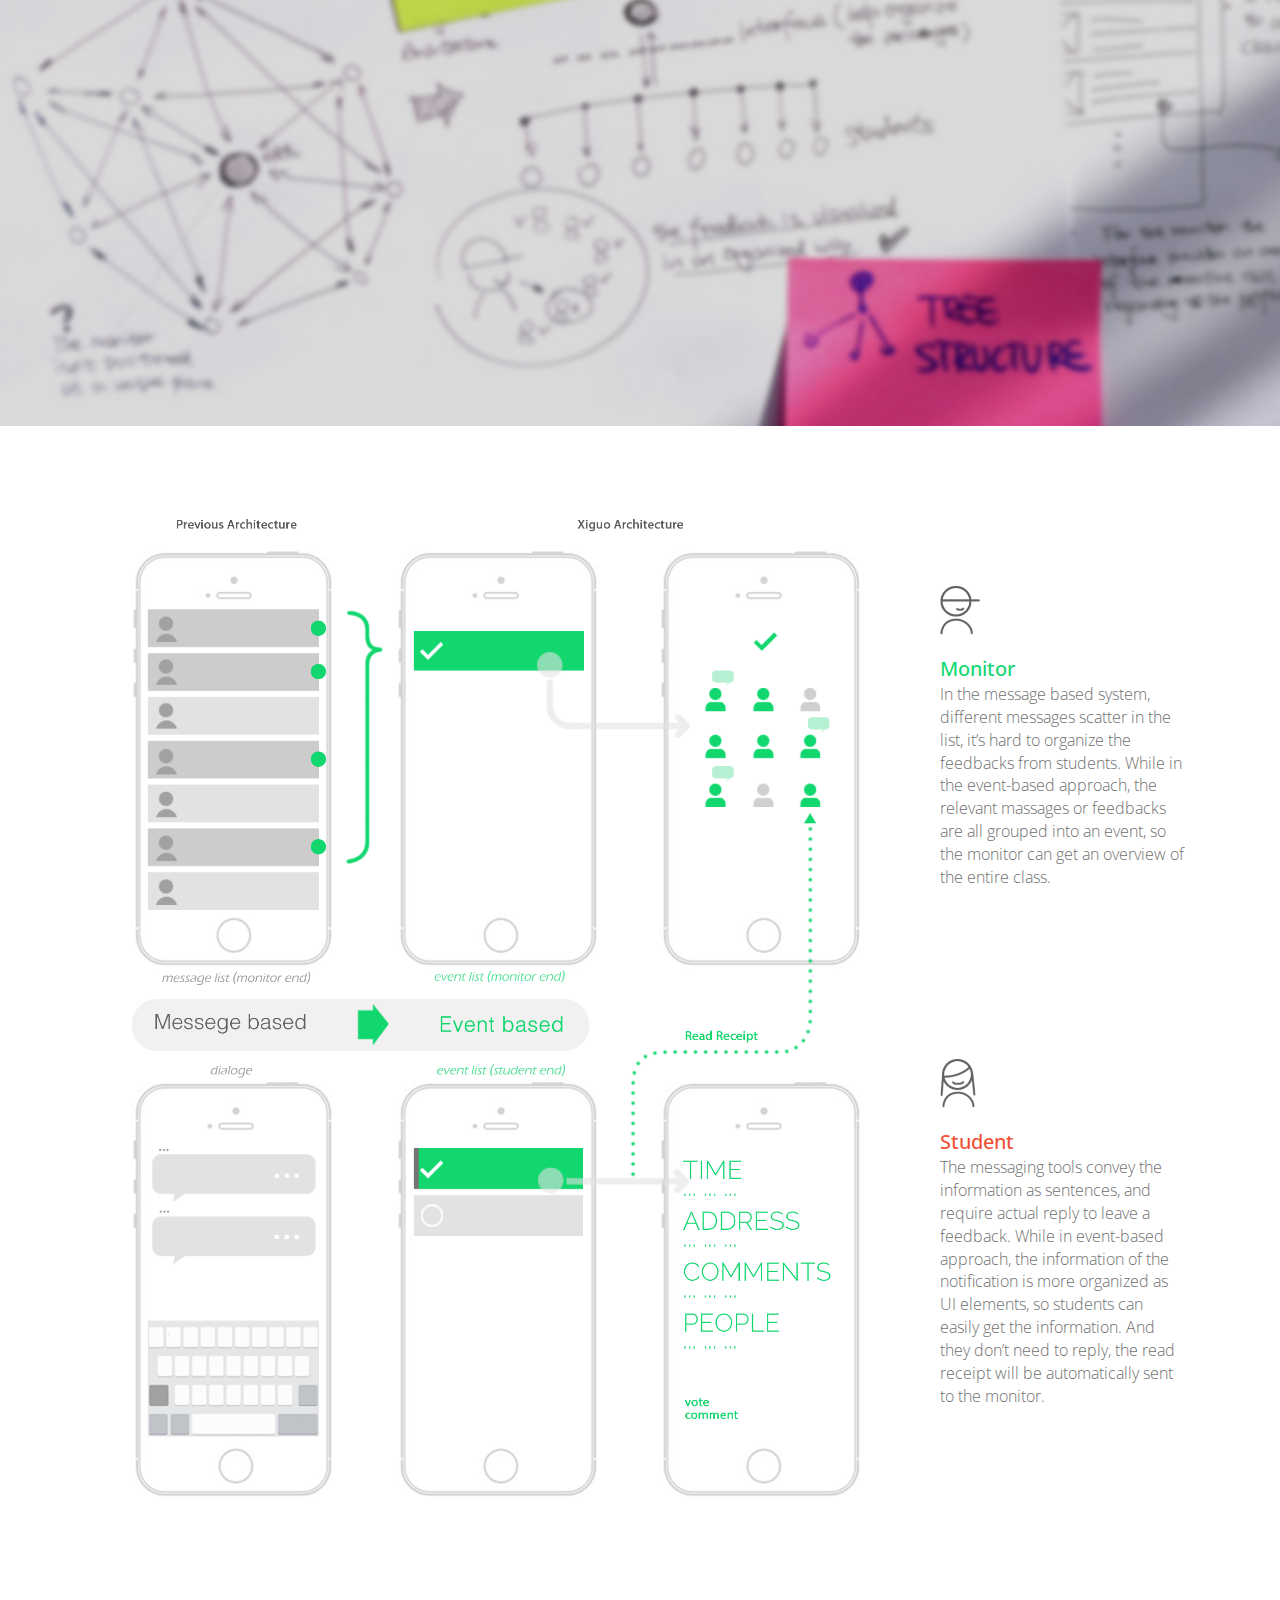
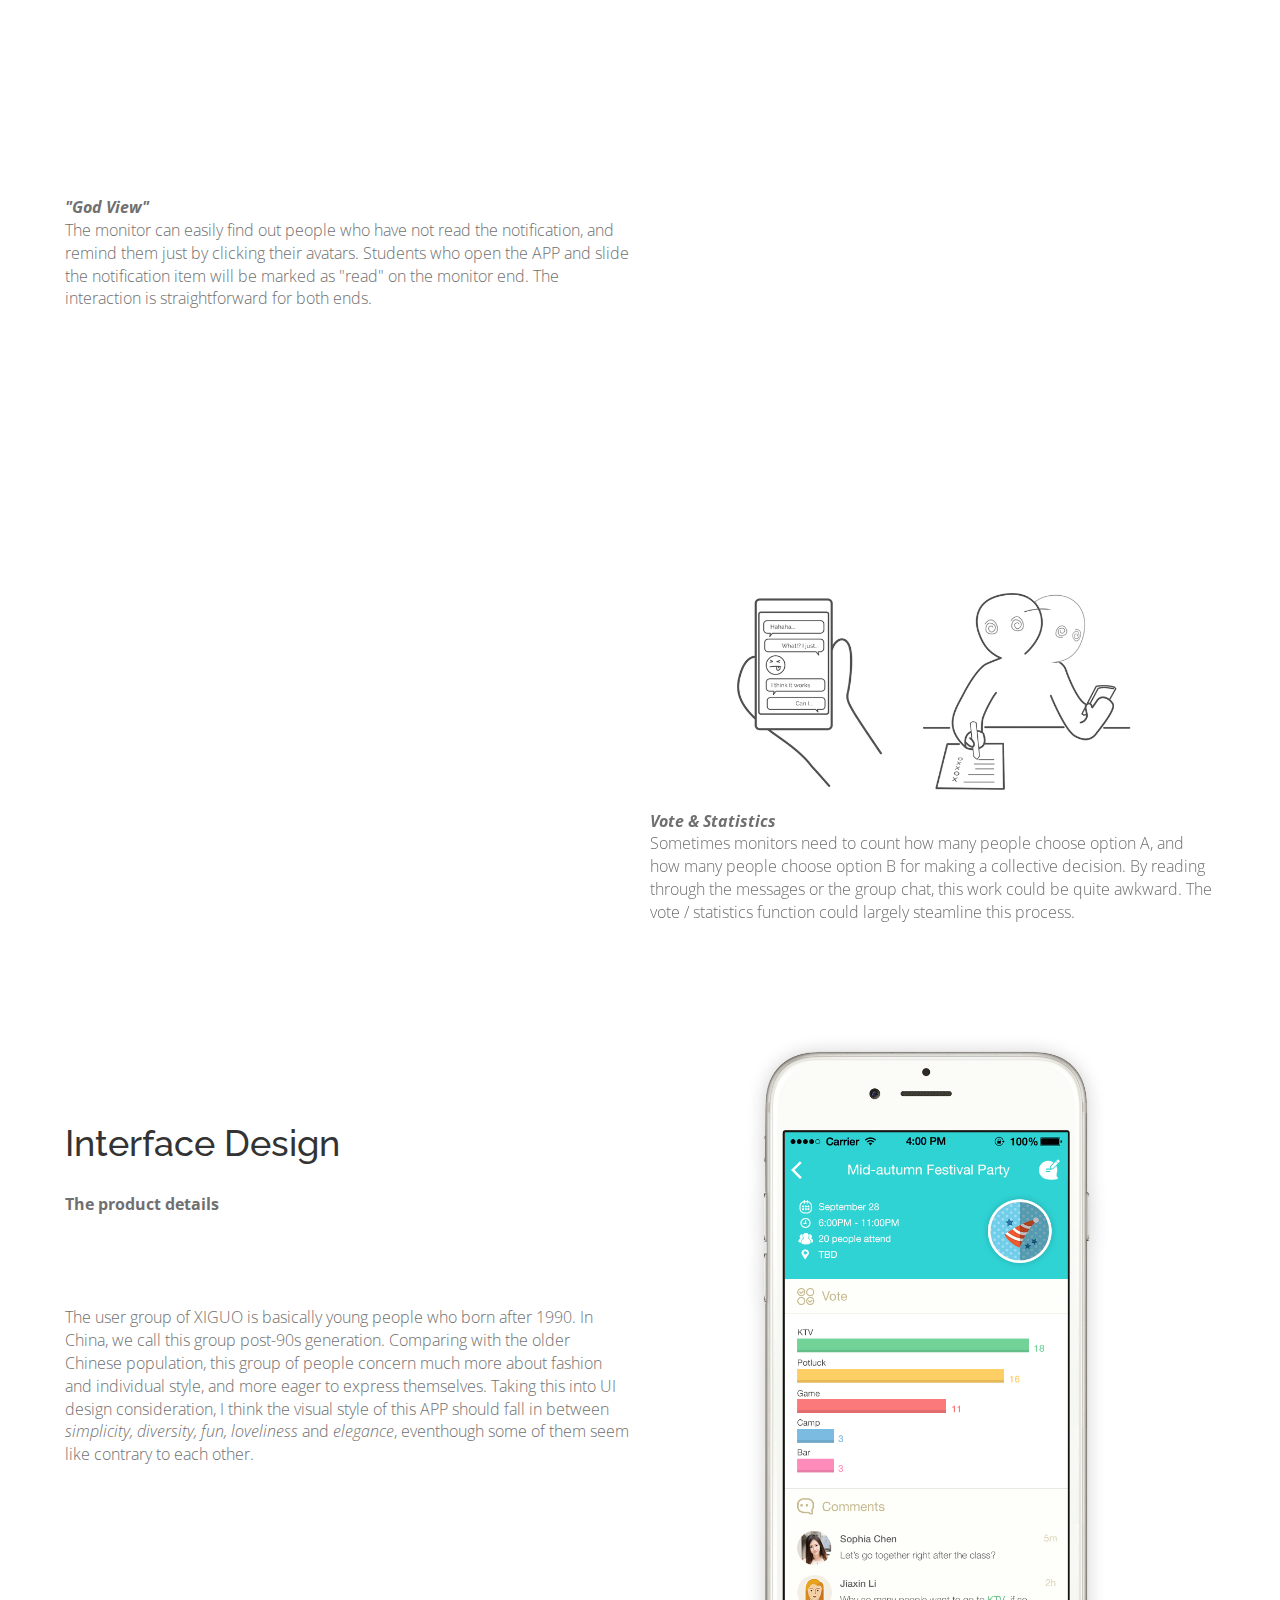
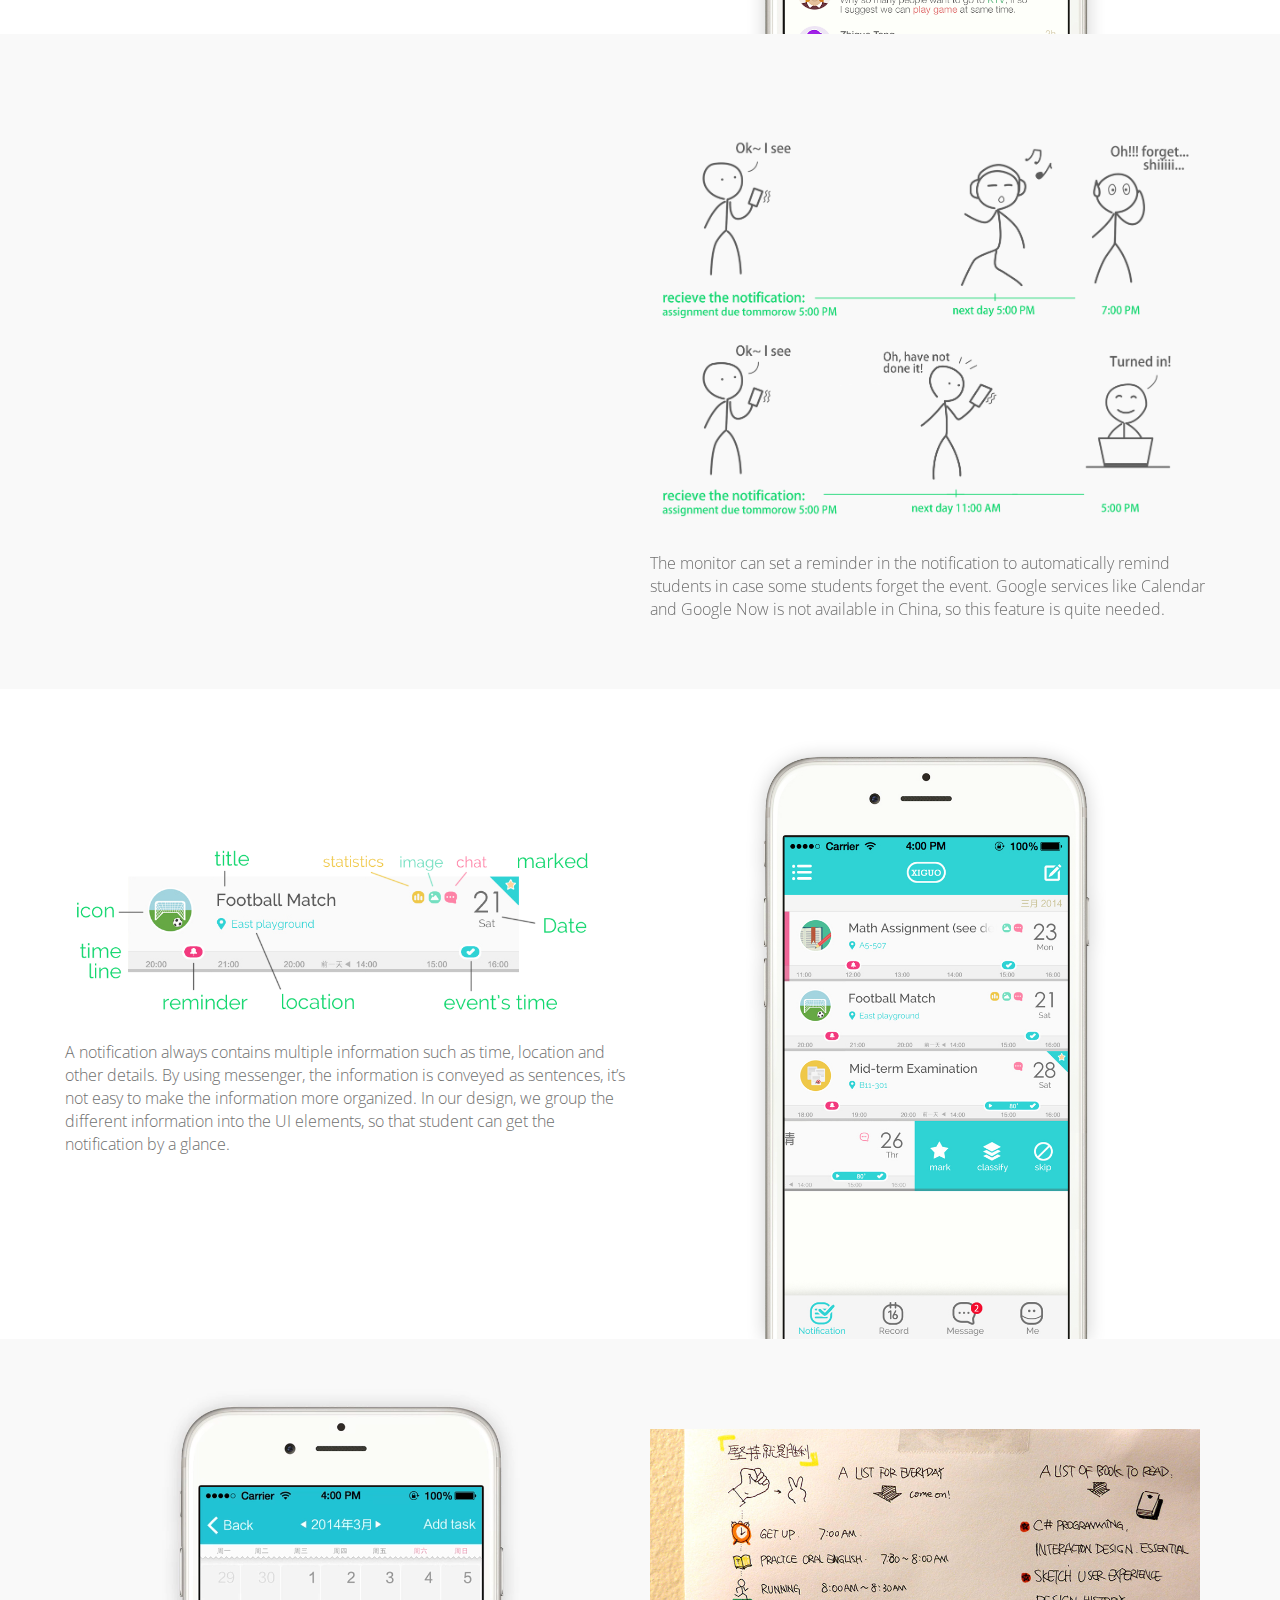
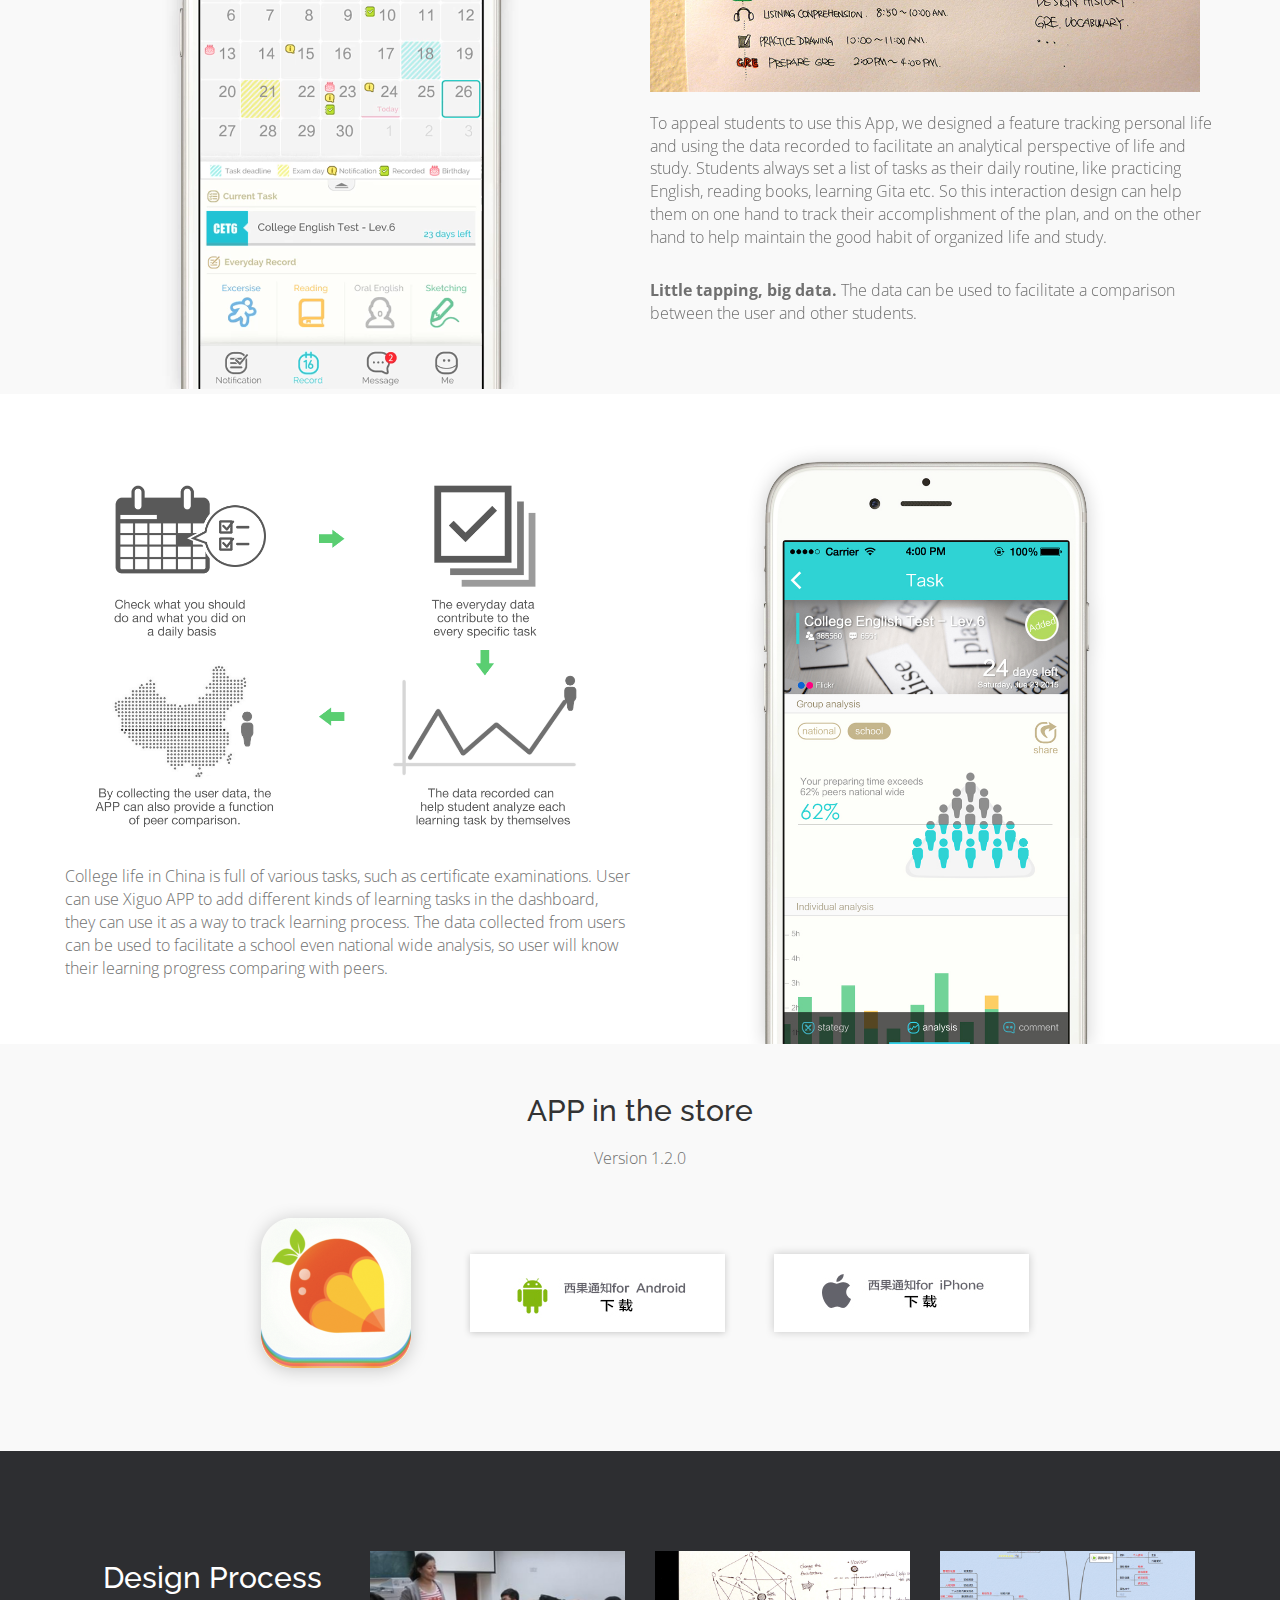
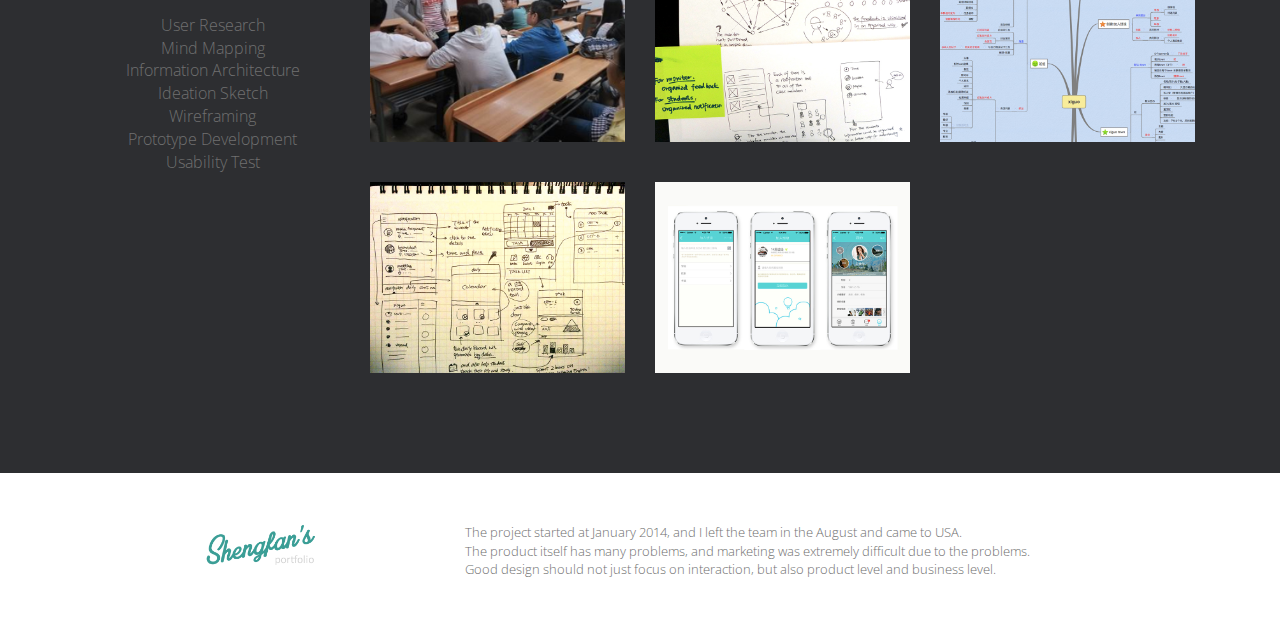
<file: xiguo.html>
<!DOCTYPE html>
<html lang="en">

<head>
    <meta charset="utf-8">
    <meta http-equiv="X-UA-Compatible" content="IE=edge">
    <meta name="viewport" content="width=device-width, initial-scale=1">
    <title>Xiguo APP</title>
    <!-- Bootstrap Core CSS -->
    <link rel="stylesheet" href="css/bootstrap.min.css" type="text/css">
    <link href='css/fontRobotoSlab.css' rel='stylesheet' type='text/css'>
    <link href='https://fonts.googleapis.com/css?family=Open+Sans:300italic,400italic,600italic,700italic,800italic,400,300,600,700,800' rel='stylesheet' type='text/css'>
    <link href='https://fonts.googleapis.com/css?family=Raleway:100,200' rel='stylesheet' type='text/css'>
    <link rel="stylesheet" href="font-awesome/css/font-awesome.min.css" type="text/css">
    <script src="js/jquery.min.js"></script>
    <script src="js/parallax.min.js"></script>
    <!-- scroll fade in -->
    <script src="js/waypoints.min.js"></script>
    <link rel="stylesheet" type="text/css" href="css/animate.css">
    <!-- dropdown menu -->
    <link rel="stylesheet" href="css/marka.css">
    <script src="js/marka.js"></script>
    <!-- protfolio page Javascript and CSS -->
    <link rel="stylesheet" href="css/portfolio-page.css">
    <link rel="apple-touch-icon" href="images/logo.png">
    <link rel="icon" href="images/logo-header.png">
    <script src="js/portfolio-page.js"></script>
</head>

<body>
    <script src="js/bootstrap.min.js"></script>

    <section class="portfolio-header animated fadeInUp">
      <div class="navbar">
        <div class="container-fluid">
          <a href="index.html" onClick="delayURL('index.html',500); return false;">
            <div class="close-left close">
              <i class="fa fa-times fa-2x"></i>
            </div>
            <div class="round-hover"></div>
          </a>
          <div class="left-right">
          <!-- <i class="close fa fa-th-large fa-2x"></i> -->
          <div class="button-group">
            <i id="icon" class="close"></i>
            <a id="input" href=""></a>
              <ul id="dropdown-menu">
                <h5 style="opacity:.3">Portfolio works<h5>
                  <li><a href="bsx.html"><p><img src="images/bsx-logo-min.png">BSXinsight Wearable</p></a></li>
                  <li><a href="xiguo.html"><p><img src="images/xiguo-logo-min.png">Xiguo APP</p></a></li>
                  <li><a href="1password.html"><p><img src="images/1pass-logo-min.png">1Password Redesign</p></a></li>
                  <li><a href="ebay.html"><p><img src="images/ebay-logo-min.png">eBay Checkout</p></a></li>
                  <li><a href="drawing.html"><p><img src="images/drawing-icon-min.png">Tangible drawing</p></a></li>
                  <li><a href="commuCity.html"><p><img src="images/commuCity-logo-min.png">commuCity</p></a></li>
                  <li><a href="raskee.html"><p><img src="images/volvo-logo-min.png">Volvo Raskee</p></a></li>
              </ul>
            </div>
          </div>
        </div>
      </div>

      <div class="intro-header-xiguo">
        <div class="container">
          <div class="row">
            <div class="col-lg-6 col-md-6">
              <div class="intro-message">
                <h1>XIGUO<span style="font-size:30px; vertical-align:top">®</span></h1>
                <p>A class management and communication APP between the class monitors and students for the context of college in China</p>
              </div>
              <img src="images/xiguo/xiguo_logo.png" alt="" class="project-logo">
            </div>
            <div class="col-lg-6 col-md-6">
              <div class="heroImg">
                <img src="images/xiguo/heroHeaderXiguo.png" alt="">
              </div>
            </div>
          </div>
        </div> <!-- /.container -->
      </div>
    </section>


    <div class="grey-bg">
      <div class="container">
        <div class="row">
          <div class="col-lg-6 col-md-6 tiny-font text-container">
              <h4><i class="fa fa-file-text"></i> About the project</h4>
              <p>This project explores a new product opportunity for Chinese college students regarding their communication on various class affairs. Class monitors have always been using message tools to communicate with their class members, we analyzed the problems of using these tools and came up with a new approach.</p>
          </div>
          <div class="col-lg-6 col-md-6 tiny-font text-container">
              <h4><i class="fa fa-user"></i> Role</h4>
              <p>It's a start-up project that I worked with another engineer as a two-people startup team at the beginning, in which I was responsible for all of the experience design, interaction design and visual design. It's excited to play the whole game of designer's role to turn a concept into a mobile product.</p>
          </div>
        </div>
      </div> <!-- /.container -->
    </div>

    <div class="project-why">
      <div class="container">
        <div class="row">
          <img src="images/xiguo/Messaging.jpg" alt="">
          <h1 class="text-center">Are these messaging APPs a good way for<br>class monitor to broadcast notifications?</h1>
        </div>
      </div>
    </div>

    <div class="container text-center bracket">
      <img id="bracket-up" src="images/xiguo/bracket-up.png" alt="">
    </div>

    <div class="persona">
      <div class="container persona-row">
        <div class="row">
          <div class="col-lg-6 col-md-6">
            <div class="persona-photo">
              <img src="images/xiguo/xue.png" alt="">
            </div>
            <div class="persona-story">
              <p><span class="highlighted-word-monitor">Monitor</span> “I always use Fetion to send message to class members, the problem is many people don’t like to give me a response, so I have no idea if everyone get the notification or not”</p>
            </div>
          </div>
          <div class="col-lg-6 col-md-6">
            <div class="persona-photo">
              <img src="images/xiguo/zhebiao.png" alt="">
            </div>
            <div class="persona-story">
              <p><span class="highlighted-word-student">Student</span> "Sometimes my monitor use Wechat to broadcast notifications, but my Wechat messege list is always crowed with various messages, so I always miss those notifications hiden in the group chat"</p>
            </div>
          </div>
        </div>
      </div>
      <div class="container persona-row">
        <div class="row">
          <div class="col-lg-6 col-md-6">
            <div class="persona-photo">
              <img src="images/xiguo/xi.png" alt="">
            </div>
            <div class="persona-story">
              <p><span class="highlighted-word-student">Student</span> “Sometimes I want to find an important information shortly such as the assignment format or the location of a meeting. Only in that case I would carefully read the notifications.”</p>
            </div>
          </div>
          <div class="col-lg-6 col-md-6">
            <div class="persona-photo">
              <img src="images/xiguo/gensheng.png" alt="">
            </div>
            <div class="persona-story">
              <p><span class="highlighted-word-monitor">Monitor</span> “For example I count how many people will attend an activity, it's hard to conduct the statistics by looking at all of the messages. I have to scroll over the group chat and search the record.  Many irrelevant chat there.”</p>
            </div>
          </div>
        </div>
      </div>
    </div>

    <div class="container text-center bracket">
      <img id="bracket-down" src="images/xiguo/bracket-down.png" alt="">
    </div>

    <div class="container text-center message-model">
      <img src="images/xiguo/monitor-message-students.png" alt="">
    </div>

    <div class="container text-center">
      <div class="row">
        <div class="insight">
          <h2>What needed is not just messaging,<br>but also <span style="font-style: italic">managing</span>.</h2>
        </div>
        <div class="insight-image">
          <img src="images/xiguo/insight-managing.png">
        </div>
      </div>
    </div>


    <div style="background-image: url('images/xiguo/architecture-bg.jpg'); background-size:cover">
      <div class="container-fluid">
        <div class="row">
          <div class="col-lg-6 col-md-6 architec-experienc os-animation" data-os-animation="fadeInLeft" data-os-animation-delay="0.2s">
            <img src="images/xiguo/architecture-experience.png" alt="">
          </div>
          <div class="col-lg-6 col-md-6 architecture-experience os-animation" data-os-animation="fadeInRight" data-os-animation-delay="0.5s">
            <div class="in-line">
              <img src="images/xiguo/architecture-icon.png">
              <p id="light-grey">change the information architecture based on the social relationship and user scenarios in the problem space</p>
            </div>
            <div class="in-line">
              <img src="images/xiguo/interface-icon.png">
              <p id="medium-grey">create representation of information visually as the interface between the logic reality and user’s mental model</p>
            </div>
            <div class="in-line">
              <img src="images/xiguo/experience-icon.png">
              <p id="dark-grey">and then a new experience will be introduced through the interaction with the digital interface embodied the real-world interpersonal relationships and social interactions.</p>
            </div>
          </div>
        </div>
      </div>
    </div>


    <div class="user-flow">
      <div class="container">
        <div class="col-lg-9 col-md-9" id="xiguo-flow">
          <img src="images/xiguo/Event_based.png" alt="">
        </div>
        <div class="col-lg-3 col-md-3">
          <div class="side-annotation">
            <img src="images/xiguo/monitor.png" alt="">
            <p><span class="highlighted-word-monitor">Monitor</span></br>In the message based system, different messages scatter in the list, it’s hard to organize the feedbacks from students. While in the event-based approach, the relevant massages or feedbacks are all grouped into an event, so the monitor can get an overview of the entire class.</p>
          </div>
          <div class="side-annotation">
            <img src="images/xiguo/student.png" alt="">
            <p><span class="highlighted-word-student">Student</span></br>The messaging tools convey the information as sentences, and require actual reply to leave a feedback. While in event-based approach, the information of the notification is more organized as UI elements, so students can easily get the information. And they don’t need to reply, the read receipt will be automatically sent to the monitor. </p>
          </div>
        </div>
      </div>
    </div>

    <div class="wire-animated">
      <div class="container">
        <div class="row">
          <div class="col-lg-6 col-md-6 annotation">
            <p><br><br><br><span style="font-weight:700; font-style:italic">"God View"</span><br>The monitor can easily find out people who have not read the notification, and remind them just by clicking their avatars. Students who open the APP and slide the notification item will be marked as "read" on the monitor end. The interaction is straightforward for both ends.</p>
          </div>
          <div class="col-lg-6 col-md-6">
            <video class="my-video" loop autoplay="autoplay" width="600px" webkit-playinline>
              <source src="video/xiguo-1.mp4" type="video/mp4">
            </video>
          </div>
        </div>
      </div>
    </div>
    <div class="wire-animated">
      <div class="container">
        <div class="row">
          <div class="col-lg-6 col-md-6">
            <video class="my-video" loop autoplay="autoplay" width="600px" webkit-playinline>
              <source src="video/xiguo-2.mp4" type="video/mp4">
            </video>
          </div>
          <div class="col-lg-6 col-md-6 annotation">
            <img src="images/xiguo/xiguo-scenario1.png" alt="">
            <p><span style="font-weight:700; font-style:italic">Vote & Statistics</span><br>Sometimes monitors need to count how many people choose option A, and how many people choose option B for making a collective decision. By reading through the messages or the group chat, this work could be quite awkward. The vote / statistics function could largely steamline this process.</p>
          </div>
        </div>
      </div>
    </div>

    <div class="xiguo-UI0">
      <div class="container">
        <div class="row">
          <div class="col-lg-6 col-md-6 annotation">
            <h1 style="margin-top:50px">Interface Design</h1>
            <p><strong>The product details</strong></p>
            <p style="margin:70px 0">The user group of XIGUO is basically young people who born after 1990. In China, we call this group post-90s generation. Comparing with the older Chinese population, this group of people concern much more about fashion and individual style, and more eager to express themselves. Taking this into UI design consideration, I think the visual style of this APP should fall in between <span style="font-style:italic">simplicity, diversity, fun, loveliness</span> and <span style="font-style:italic">elegance</span>, eventhough some of them seem like contrary to each other.</p>
          </div>
          <div class="col-lg-6 col-md-6 interface text-center">
            <img src="images/xiguo/xiguo-interface0.png" alt="">
          </div>
        </div>
      </div>
    </div>

    <div class="grey-bg xiguo-UI1">
        <div class="container">
          <div class="row">
            <div class="col-lg-6 col-md-6 interface text-center">
              <video loop autoplay="autoplay" height="600px" webkit-playinline>
                <source src="video/xiguo-3.mp4" type="video/mp4">
              </video>
            </div>
            <div class="col-lg-6 col-md-6 annotation">
              <img src="images/xiguo/xiguo-scenario2.png">
              <p>The monitor can set a reminder in the notification to automatically remind students in case some students forget the event. Google services like Calendar and Google Now is not available in China, so this feature is quite needed.</p>
            </div>
          </div>
        </div>
    </div>


    <div class="xiguo-UI2">
      <div class="container">
        <div class="row">
          <div class="col-lg-6 col-md-6 annotation">
            <img src="images/xiguo/xiguo-annotation1.png" alt="">
            <p>A notification always contains multiple information such as time, location and other details. By using messenger, the information is conveyed as sentences, it’s not easy to make the information more organized. In our design, we group the different information into the UI elements, so that student can get the notification by a glance.</p>
          </div>
          <div class="col-lg-6 col-md-6 interface text-center">
            <img src="images/xiguo/xiguo-interface2.png" alt="">
          </div>
        </div>
      </div>
    </div>


    <div class="grey-bg xiguo-UI3">
        <div class="container">
          <div class="row">
            <div class="col-lg-6 col-md-6 interface text-center">
              <video loop autoplay="autoplay" height="600px" webkit-playinline>
                <source src="video/xiguo-4.mp4" type="video/mp4">
              </video>
            </div>
            <div class="col-lg-6 col-md-6 annotation">
              <img src="images/xiguo/xiguo-scenario3.jpg">
              <p>To appeal students to use this App, we designed a feature tracking personal life and using the data recorded to facilitate an analytical perspective of life and study. Students always set a list of tasks as their daily routine, like practicing English, reading books, learning Gita etc. So this interaction design can help them on one hand to track their accomplishment of the plan, and on the other hand to help maintain the good habit of organized life and study.</p>
              <p><strong>Little tapping, big data.</strong> The data can be used to facilitate a comparison between the user and other students.</p>
            </div>
          </div>
        </div>
    </div>

    <div class="xiguo-UI4">
      <div class="container">
        <div class="row">
          <div class="col-lg-6 col-md-6 annotation">
            <img src="images/xiguo/xiguo-annotation3.png" alt="">
            <p>College life in China is full of various tasks, such as certificate examinations. User can use Xiguo APP to add different kinds of learning tasks in the dashboard, they can use it as a way to track learning process. The data collected from users can be used to facilitate a school even national wide analysis, so user will know their learning progress comparing with peers.</p>
          </div>
          <div class="col-lg-6 col-md-6 interface text-center">
            <img src="images/xiguo/xiguo-interface3.png" alt="">
          </div>
        </div>
      </div>
    </div>

    <div class="grey-bg">
      <div class="container">
        <div class="row text-center" style="margin-top:20px"><h2>APP in the store</h2><p>Version 1.2.0</p></div>
        <div class="row text-center" style="margin:5px 0 50px 0">
          <img src="images/xiguo/app-logo.png">
          <a href="http://a.app.qq.com/o/simple.jsp?pkgname=cc.xiguo.xiguo.app"><img src="images/xiguo/btn_googleplay.png"></a>
          <a href="https://appsto.re/cn/XzJj4.i"><img src="images/xiguo/btn_applestore.png"></a>
        </div>
      </div>
    </div>

    <div class="process-bg">
      <div class="container">
        <div class="text-center">
          <div class="col-lg-3 col-md-3">
            <h2>Design Process</h2>
            <p>User Research<br>Mind Mapping<br>Information Architecture<br>Ideation Sketch<br>Wireframing<br>Prototype Development<br>Usability Test</p>
          </div>
          <div>
            <div class="col-lg-3 col-md-3">
                <img src="images/process/xiguo-process-3.jpg">
                <img src="images/process/xiguo-process-4.jpg">
            </div>
            <div class="col-lg-3 col-md-3">
                <img src="images/process/xiguo-process-2.jpg">
                <img src="images/process/xiguo-process-5.jpg">
            </div>
            <div class="col-lg-3 col-md-3">
                <img src="images/process/xiguo-process-1.jpg">
                <!-- <img src="images/process/bsx-process-6.jpg"> -->
            </div>
          </div>
        </div>
      </div>
    </div>

    <div class="container">
      <div class="row footer-row">
        <div class="col-lg-4 col-md-4 text-center">
          <img src="images/logo-color.png" style="width: 120px; height: auto">
        </div>
        <div class="col-lg-8 col-md-8 tiny-font">
          <p>The project started at January 2014, and I left the team in the August and came to USA.<br>The product itself has many problems, and marketing was extremely difficult due to the problems.<br>Good design should not just focus on interaction, but also product level and business level.</p>
        </div>
      </div>
    </div>

  </body>
</html>
</file>
<file: css/marka.css>
/*! 
 * Marka - v0.3.1 
 * http://fian.my.id/marka 
 * 
 * Copyright 2014 Alfiana E. Sibuea and other contributors 
 * Released under the MIT license 
 * https://github.com/fians/marka/blob/master/LICENSE 
 */ 
/* Core style */
.marka {
  position: relative;
  display: inline-block;
  vertical-align: bottom;
  -webkit-transition: all 500ms;
  -moz-transition: all 500ms;
  -o-transition: all 500ms;
  transition: all 500ms;
}
.marka i {
  position: absolute;
  display: block;
  width: 100%;
  height: 100%;
  opacity: 0;
  background: #000000;
  -webkit-transition: all 500ms;
  -moz-transition: all 500ms;
  -o-transition: all 500ms;
  transition: all 500ms;
}
.marka.marka-set i {
  opacity: 1;
}
.marka.marka-rotate-right {
  -webkit-transform: rotate(90deg);
  -moz-transform: rotate(90deg);
  -ms-transform: rotate(90deg);
  -o-transform: rotate(90deg);
  transform: rotate(90deg);
}
.marka.marka-rotate-left {
  -webkit-transform: rotate(-90deg);
  -moz-transform: rotate(-90deg);
  -ms-transform: rotate(-90deg);
  -o-transform: rotate(-90deg);
  transform: rotate(-90deg);
}
.marka.marka-rotate-down {
  -webkit-transform: rotate(180deg);
  -moz-transform: rotate(180deg);
  -ms-transform: rotate(180deg);
  -o-transform: rotate(180deg);
  transform: rotate(180deg);
}
.marka.marka-icon-empty {
  -webkit-transform: scale(0);
  -moz-transform: scale(0);
  -ms-transform: scale(0);
  -o-transform: scale(0);
  transform: scale(0);
}

/* Angle icon */
.marka.marka-icon-angle-double i {
  -webkit-transform: rotate(45deg) scale(0.4, 0.1) translate(0%, -150%);
  -moz-transform: rotate(45deg) scale(0.4, 0.1) translate(0%, -150%);
  -ms-transform: rotate(45deg) scale(0.4, 0.1) translate(0%, -150%);
  -o-transform: rotate(45deg) scale(0.4, 0.1) translate(0%, -150%);
  transform: rotate(45deg) scale(0.4, 0.1) translate(0%, -150%);
}
.marka.marka-icon-angle-double i:nth-child(2) {
  -webkit-transform: rotate(135deg) scale(0.4, 0.1) translate(0%, 150%);
  -moz-transform: rotate(135deg) scale(0.4, 0.1) translate(0%, 150%);
  -ms-transform: rotate(135deg) scale(0.4, 0.1) translate(0%, 150%);
  -o-transform: rotate(135deg) scale(0.4, 0.1) translate(0%, 150%);
  transform: rotate(135deg) scale(0.4, 0.1) translate(0%, 150%);
}
.marka.marka-icon-angle-double i:nth-child(3) {
  -webkit-transform: rotate(45deg) scale(0.4, 0.1) translate(40%, 10%);
  -moz-transform: rotate(45deg) scale(0.4, 0.1) translate(40%, 10%);
  -ms-transform: rotate(45deg) scale(0.4, 0.1) translate(40%, 10%);
  -o-transform: rotate(45deg) scale(0.4, 0.1) translate(40%, 10%);
  transform: rotate(45deg) scale(0.4, 0.1) translate(40%, 10%);
}
.marka.marka-icon-angle-double i:nth-child(4) {
  -webkit-transform: rotate(135deg) scale(0.4, 0.1) translate(40%, -10%);
  -moz-transform: rotate(135deg) scale(0.4, 0.1) translate(40%, -10%);
  -ms-transform: rotate(135deg) scale(0.4, 0.1) translate(40%, -10%);
  -o-transform: rotate(135deg) scale(0.4, 0.1) translate(40%, -10%);
  transform: rotate(135deg) scale(0.4, 0.1) translate(40%, -10%);
}

/* Angle icon */
.marka.marka-icon-angle i {
  -webkit-transform: rotate(45deg) scale(0.4, 0.1) translate(20%, -75%);
  -moz-transform: rotate(45deg) scale(0.4, 0.1) translate(20%, -75%);
  -ms-transform: rotate(45deg) scale(0.4, 0.1) translate(20%, -75%);
  -o-transform: rotate(45deg) scale(0.4, 0.1) translate(20%, -75%);
  transform: rotate(45deg) scale(0.4, 0.1) translate(20%, -75%);
}
.marka.marka-icon-angle i:nth-child(2n) {
  -webkit-transform: rotate(135deg) scale(0.4, 0.1) translate(20%, 75%);
  -moz-transform: rotate(135deg) scale(0.4, 0.1) translate(20%, 75%);
  -ms-transform: rotate(135deg) scale(0.4, 0.1) translate(20%, 75%);
  -o-transform: rotate(135deg) scale(0.4, 0.1) translate(20%, 75%);
  transform: rotate(135deg) scale(0.4, 0.1) translate(20%, 75%);
}

/* Arrow icon */
.marka.marka-icon-arrow i {
  -webkit-transform: rotate(45deg) scale(0.55, 0.2) translate(-0.5%, -90%);
  -moz-transform: rotate(45deg) scale(0.55, 0.2) translate(-0.5%, -90%);
  -ms-transform: rotate(45deg) scale(0.55, 0.2) translate(-0.5%, -90%);
  -o-transform: rotate(45deg) scale(0.55, 0.2) translate(-0.5%, -90%);
  transform: rotate(45deg) scale(0.55, 0.2) translate(-0.5%, -90%);
}
.marka.marka-icon-arrow i:nth-child(2) {
  -webkit-transform: rotate(135deg) scale(0.55, 0.2) translate(-0.5%, 90%);
  -moz-transform: rotate(135deg) scale(0.55, 0.2) translate(-0.5%, 90%);
  -ms-transform: rotate(135deg) scale(0.55, 0.2) translate(-0.5%, 90%);
  -o-transform: rotate(135deg) scale(0.55, 0.2) translate(-0.5%, 90%);
  transform: rotate(135deg) scale(0.55, 0.2) translate(-0.5%, 90%);
}
.marka.marka-icon-arrow i:nth-child(3) {
  -webkit-transform: rotate(90deg) scale(0.6, 0.2) translate(17%, 0%);
  -moz-transform: rotate(90deg) scale(0.6, 0.2) translate(17%, 0%);
  -ms-transform: rotate(90deg) scale(0.6, 0.2) translate(17%, 0%);
  -o-transform: rotate(90deg) scale(0.6, 0.2) translate(17%, 0%);
  transform: rotate(90deg) scale(0.6, 0.2) translate(17%, 0%);
}

/* Asterisk icon */
.marka.marka-icon-asterisk i {
  -webkit-transform: rotate(90deg) scale(0.8, 0.2);
  -moz-transform: rotate(90deg) scale(0.8, 0.2);
  -ms-transform: rotate(90deg) scale(0.8, 0.2);
  -o-transform: rotate(90deg) scale(0.8, 0.2);
  transform: rotate(90deg) scale(0.8, 0.2);
}
.marka.marka-icon-asterisk i:nth-child(2) {
  -webkit-transform: rotate(-30deg) scale(0.8, 0.2);
  -moz-transform: rotate(-30deg) scale(0.8, 0.2);
  -ms-transform: rotate(-30deg) scale(0.8, 0.2);
  -o-transform: rotate(-30deg) scale(0.8, 0.2);
  transform: rotate(-30deg) scale(0.8, 0.2);
}
.marka.marka-icon-asterisk i:nth-child(3) {
  -webkit-transform: rotate(30deg) scale(0.8, 0.2);
  -moz-transform: rotate(30deg) scale(0.8, 0.2);
  -ms-transform: rotate(30deg) scale(0.8, 0.2);
  -o-transform: rotate(30deg) scale(0.8, 0.2);
  transform: rotate(30deg) scale(0.8, 0.2);
}

/* Bars icon */
.marka.marka-icon-bars i {
  -webkit-transform: scale(0.8, 0.2);
  -moz-transform: scale(0.8, 0.2);
  -ms-transform: scale(0.8, 0.2);
  -o-transform: scale(0.8, 0.2);
  transform: scale(0.8, 0.2);
}
.marka.marka-icon-bars i:nth-child(2) {
  -webkit-transform: scale(0.8, 0.2) translate(0%, -140%);
  -moz-transform: scale(0.8, 0.2) translate(0%, -140%);
  -ms-transform: scale(0.8, 0.2) translate(0%, -140%);
  -o-transform: scale(0.8, 0.2) translate(0%, -140%);
  transform: scale(0.8, 0.2) translate(0%, -140%);
}
.marka.marka-icon-bars i:nth-child(3) {
  -webkit-transform: scale(0.8, 0.2) translate(0%, 140%);
  -moz-transform: scale(0.8, 0.2) translate(0%, 140%);
  -ms-transform: scale(0.8, 0.2) translate(0%, 140%);
  -o-transform: scale(0.8, 0.2) translate(0%, 140%);
  transform: scale(0.8, 0.2) translate(0%, 140%);
}

/* Check icon */
.marka.marka-icon-check i {
  -webkit-transform: rotate(-45deg) scale(0.75, 0.2) translate(10%, 50%);
  -moz-transform: rotate(-45deg) scale(0.75, 0.2) translate(10%, 50%);
  -ms-transform: rotate(-45deg) scale(0.75, 0.2) translate(10%, 50%);
  -o-transform: rotate(-45deg) scale(0.75, 0.2) translate(10%, 50%);
  transform: rotate(-45deg) scale(0.75, 0.2) translate(10%, 50%);
}
.marka.marka-icon-check i:nth-child(2) {
  -webkit-transform: rotate(45deg) scale(0.5, 0.2) translate(-10%, 120%);
  -moz-transform: rotate(45deg) scale(0.5, 0.2) translate(-10%, 120%);
  -ms-transform: rotate(45deg) scale(0.5, 0.2) translate(-10%, 120%);
  -o-transform: rotate(45deg) scale(0.5, 0.2) translate(-10%, 120%);
  transform: rotate(45deg) scale(0.5, 0.2) translate(-10%, 120%);
}

/* Chevron icon */
.marka.marka-icon-chevron i {
  -webkit-transform: rotate(45deg) scale(0.6, 0.2) translate(16.5%, -50%);
  -moz-transform: rotate(45deg) scale(0.6, 0.2) translate(16.5%, -50%);
  -ms-transform: rotate(45deg) scale(0.6, 0.2) translate(16.5%, -50%);
  -o-transform: rotate(45deg) scale(0.6, 0.2) translate(16.5%, -50%);
  transform: rotate(45deg) scale(0.6, 0.2) translate(16.5%, -50%);
}
.marka.marka-icon-chevron i:nth-child(2) {
  -webkit-transform: rotate(135deg) scale(0.6, 0.2) translate(16.5%, 50%);
  -moz-transform: rotate(135deg) scale(0.6, 0.2) translate(16.5%, 50%);
  -ms-transform: rotate(135deg) scale(0.6, 0.2) translate(16.5%, 50%);
  -o-transform: rotate(135deg) scale(0.6, 0.2) translate(16.5%, 50%);
  transform: rotate(135deg) scale(0.6, 0.2) translate(16.5%, 50%);
}

/* Circle Minus icon */
.marka.marka-icon-circle-minus i {
  border-radius: 50%;
  -webkit-transform: scale(0.8);
  -moz-transform: scale(0.8);
  -ms-transform: scale(0.8);
  -o-transform: scale(0.8);
  transform: scale(0.8);
}
.marka.marka-icon-circle-minus i:last-child,
.marka.marka-icon-circle-minus i:nth-last-child(2) {
  border-radius: 0%;
  -webkit-transform: rotate(0deg) scale(0.5, 0.125);
  -moz-transform: rotate(0deg) scale(0.5, 0.125);
  -ms-transform: rotate(0deg) scale(0.5, 0.125);
  -o-transform: rotate(0deg) scale(0.5, 0.125);
  transform: rotate(0deg) scale(0.5, 0.125);
}

/* Circle-O (filled-version) icon */
.marka.marka-icon-circle-o-filled i {
  border-radius: 50%;
  -webkit-transform: rotate(0deg) scale(0.5);
  -moz-transform: rotate(0deg) scale(0.5);
  -ms-transform: rotate(0deg) scale(0.5);
  -o-transform: rotate(0deg) scale(0.5);
  transform: rotate(0deg) scale(0.5);
}
.marka.marka-icon-circle-o-filled i:nth-child(1) {
  -webkit-transform: rotate(0deg) scale(0.8);
  -moz-transform: rotate(0deg) scale(0.8);
  -ms-transform: rotate(0deg) scale(0.8);
  -o-transform: rotate(0deg) scale(0.8);
  transform: rotate(0deg) scale(0.8);
}
.marka.marka-icon-circle-o-filled i:nth-child(2) {
  -webkit-transform: rotate(0deg) scale(0.65);
  -moz-transform: rotate(0deg) scale(0.65);
  -ms-transform: rotate(0deg) scale(0.65);
  -o-transform: rotate(0deg) scale(0.65);
  transform: rotate(0deg) scale(0.65);
}

/* Circle O Minus icon */
.marka.marka-icon-circle-o-minus i {
  border-radius: 0%;
  -webkit-transform: rotate(0deg) scale(0.5, 0.125);
  -moz-transform: rotate(0deg) scale(0.5, 0.125);
  -ms-transform: rotate(0deg) scale(0.5, 0.125);
  -o-transform: rotate(0deg) scale(0.5, 0.125);
  transform: rotate(0deg) scale(0.5, 0.125);
}
.marka.marka-icon-circle-o-minus i:nth-child(1) {
  border-radius: 50%;
  -webkit-transform: scale(0.8);
  -moz-transform: scale(0.8);
  -ms-transform: scale(0.8);
  -o-transform: scale(0.8);
  transform: scale(0.8);
}
.marka.marka-icon-circle-o-minus i:nth-child(2) {
  border-radius: 50%;
  -webkit-transform: scale(0.65);
  -moz-transform: scale(0.65);
  -ms-transform: scale(0.65);
  -o-transform: scale(0.65);
  transform: scale(0.65);
}

/* Circle O Plus icon */
.marka.marka-icon-circle-o-plus i {
  border-radius: 0%;
  -webkit-transform: rotate(0deg) scale(0.5, 0.125);
  -moz-transform: rotate(0deg) scale(0.5, 0.125);
  -ms-transform: rotate(0deg) scale(0.5, 0.125);
  -o-transform: rotate(0deg) scale(0.5, 0.125);
  transform: rotate(0deg) scale(0.5, 0.125);
}
.marka.marka-icon-circle-o-plus i:nth-child(1) {
  border-radius: 50%;
  -webkit-transform: scale(0.8);
  -moz-transform: scale(0.8);
  -ms-transform: scale(0.8);
  -o-transform: scale(0.8);
  transform: scale(0.8);
}
.marka.marka-icon-circle-o-plus i:nth-child(2) {
  border-radius: 50%;
  -webkit-transform: scale(0.65);
  -moz-transform: scale(0.65);
  -ms-transform: scale(0.65);
  -o-transform: scale(0.65);
  transform: scale(0.65);
}
.marka.marka-icon-circle-o-plus i:nth-child(3) {
  border-radius: 0%;
  -webkit-transform: rotate(90deg) scale(0.5, 0.125);
  -moz-transform: rotate(90deg) scale(0.5, 0.125);
  -ms-transform: rotate(90deg) scale(0.5, 0.125);
  -o-transform: rotate(90deg) scale(0.5, 0.125);
  transform: rotate(90deg) scale(0.5, 0.125);
}

/* Circle O Times icon */
.marka.marka-icon-circle-o-times i {
  border-radius: 0%;
  -webkit-transform: rotate(45deg) scale(0.5, 0.125);
  -moz-transform: rotate(45deg) scale(0.5, 0.125);
  -ms-transform: rotate(45deg) scale(0.5, 0.125);
  -o-transform: rotate(45deg) scale(0.5, 0.125);
  transform: rotate(45deg) scale(0.5, 0.125);
}
.marka.marka-icon-circle-o-times i:nth-child(1) {
  border-radius: 50%;
  -webkit-transform: scale(0.8);
  -moz-transform: scale(0.8);
  -ms-transform: scale(0.8);
  -o-transform: scale(0.8);
  transform: scale(0.8);
}
.marka.marka-icon-circle-o-times i:nth-child(2) {
  border-radius: 50%;
  -webkit-transform: scale(0.65);
  -moz-transform: scale(0.65);
  -ms-transform: scale(0.65);
  -o-transform: scale(0.65);
  transform: scale(0.65);
}
.marka.marka-icon-circle-o-times i:nth-child(3) {
  border-radius: 0%;
  -webkit-transform: rotate(-45deg) scale(0.5, 0.125);
  -moz-transform: rotate(-45deg) scale(0.5, 0.125);
  -ms-transform: rotate(-45deg) scale(0.5, 0.125);
  -o-transform: rotate(-45deg) scale(0.5, 0.125);
  transform: rotate(-45deg) scale(0.5, 0.125);
}

/* Circle-O icon */
.marka.marka-icon-circle-o i {
  border-radius: 50%;
  -webkit-transform: rotate(0deg) scale(0);
  -moz-transform: rotate(0deg) scale(0);
  -ms-transform: rotate(0deg) scale(0);
  -o-transform: rotate(0deg) scale(0);
  transform: rotate(0deg) scale(0);
}
.marka.marka-icon-circle-o i:nth-child(1) {
  -webkit-transform: rotate(0deg) scale(0.8);
  -moz-transform: rotate(0deg) scale(0.8);
  -ms-transform: rotate(0deg) scale(0.8);
  -o-transform: rotate(0deg) scale(0.8);
  transform: rotate(0deg) scale(0.8);
}
.marka.marka-icon-circle-o i:nth-child(2) {
  -webkit-transform: rotate(0deg) scale(0.65);
  -moz-transform: rotate(0deg) scale(0.65);
  -ms-transform: rotate(0deg) scale(0.65);
  -o-transform: rotate(0deg) scale(0.65);
  transform: rotate(0deg) scale(0.65);
}

/* Circle Plus icon */
.marka.marka-icon-circle-plus i {
  border-radius: 50%;
  -webkit-transform: scale(0.8);
  -moz-transform: scale(0.8);
  -ms-transform: scale(0.8);
  -o-transform: scale(0.8);
  transform: scale(0.8);
}
.marka.marka-icon-circle-plus i:last-child {
  border-radius: 0%;
  -webkit-transform: rotate(0deg) scale(0.5, 0.125);
  -moz-transform: rotate(0deg) scale(0.5, 0.125);
  -ms-transform: rotate(0deg) scale(0.5, 0.125);
  -o-transform: rotate(0deg) scale(0.5, 0.125);
  transform: rotate(0deg) scale(0.5, 0.125);
}
.marka.marka-icon-circle-plus i:nth-last-child(2) {
  border-radius: 0%;
  -webkit-transform: rotate(90deg) scale(0.5, 0.125);
  -moz-transform: rotate(90deg) scale(0.5, 0.125);
  -ms-transform: rotate(90deg) scale(0.5, 0.125);
  -o-transform: rotate(90deg) scale(0.5, 0.125);
  transform: rotate(90deg) scale(0.5, 0.125);
}

/* Circle Times icon */
.marka.marka-icon-circle-times i {
  border-radius: 50%;
  -webkit-transform: scale(0.8);
  -moz-transform: scale(0.8);
  -ms-transform: scale(0.8);
  -o-transform: scale(0.8);
  transform: scale(0.8);
}
.marka.marka-icon-circle-times i:last-child {
  border-radius: 0%;
  -webkit-transform: rotate(45deg) scale(0.5, 0.125);
  -moz-transform: rotate(45deg) scale(0.5, 0.125);
  -ms-transform: rotate(45deg) scale(0.5, 0.125);
  -o-transform: rotate(45deg) scale(0.5, 0.125);
  transform: rotate(45deg) scale(0.5, 0.125);
}
.marka.marka-icon-circle-times i:nth-last-child(2) {
  border-radius: 0%;
  -webkit-transform: rotate(-45deg) scale(0.5, 0.125);
  -moz-transform: rotate(-45deg) scale(0.5, 0.125);
  -ms-transform: rotate(-45deg) scale(0.5, 0.125);
  -o-transform: rotate(-45deg) scale(0.5, 0.125);
  transform: rotate(-45deg) scale(0.5, 0.125);
}

/* Circle icon */
.marka.marka-icon-circle i {
  border-radius: 50%;
  -webkit-transform: scale(0.8);
  -moz-transform: scale(0.8);
  -ms-transform: scale(0.8);
  -o-transform: scale(0.8);
  transform: scale(0.8);
}

/* Minus icon */
.marka.marka-icon-minus i {
  -webkit-transform: scale(0.8, 0.2);
  -moz-transform: scale(0.8, 0.2);
  -ms-transform: scale(0.8, 0.2);
  -o-transform: scale(0.8, 0.2);
  transform: scale(0.8, 0.2);
}

/* Pause icon */
.marka.marka-icon-pause i {
  -webkit-transform: rotate(90deg) scale(0.8, 0.35) translate(0%, 65%);
  -moz-transform: rotate(90deg) scale(0.8, 0.35) translate(0%, 65%);
  -ms-transform: rotate(90deg) scale(0.8, 0.35) translate(0%, 65%);
  -o-transform: rotate(90deg) scale(0.8, 0.35) translate(0%, 65%);
  transform: rotate(90deg) scale(0.8, 0.35) translate(0%, 65%);
}
.marka.marka-icon-pause i:nth-child(2) {
  -webkit-transform: rotate(90deg) scale(0.8, 0.35) translate(0%, -65%);
  -moz-transform: rotate(90deg) scale(0.8, 0.35) translate(0%, -65%);
  -ms-transform: rotate(90deg) scale(0.8, 0.35) translate(0%, -65%);
  -o-transform: rotate(90deg) scale(0.8, 0.35) translate(0%, -65%);
  transform: rotate(90deg) scale(0.8, 0.35) translate(0%, -65%);
}

/* Plus icon */
.marka.marka-icon-plus i {
  -webkit-transform: scale(0.8, 0.2);
  -moz-transform: scale(0.8, 0.2);
  -ms-transform: scale(0.8, 0.2);
  -o-transform: scale(0.8, 0.2);
  transform: scale(0.8, 0.2);
}
.marka.marka-icon-plus i:nth-child(2) {
  -webkit-transform: rotate(90deg) scale(0.8, 0.2);
  -moz-transform: rotate(90deg) scale(0.8, 0.2);
  -ms-transform: rotate(90deg) scale(0.8, 0.2);
  -o-transform: rotate(90deg) scale(0.8, 0.2);
  transform: rotate(90deg) scale(0.8, 0.2);
}

/* Signal icon (5 part) */
.marka.marka-icon-signal-five-one i,
.marka.marka-icon-signal-five-two i,
.marka.marka-icon-signal-five-three i,
.marka.marka-icon-signal-five-four i,
.marka.marka-icon-signal-five i {
  -webkit-transform: rotate(90deg) scale(0.16, 0.12) translate(200%, 280%);
  -moz-transform: rotate(90deg) scale(0.16, 0.12) translate(200%, 280%);
  -ms-transform: rotate(90deg) scale(0.16, 0.12) translate(200%, 280%);
  -o-transform: rotate(90deg) scale(0.16, 0.12) translate(200%, 280%);
  transform: rotate(90deg) scale(0.16, 0.12) translate(200%, 280%);
}
.marka.marka-icon-signal-five-two i:nth-child(2),
.marka.marka-icon-signal-five-two i:nth-child(3),
.marka.marka-icon-signal-five-two i:nth-child(4),
.marka.marka-icon-signal-five-two i:nth-child(5),
.marka.marka-icon-signal-five-three i:nth-child(2),
.marka.marka-icon-signal-five-four i:nth-child(2),
.marka.marka-icon-signal-five i:nth-child(2) {
  -webkit-transform: rotate(90deg) scale(0.32, 0.12) translate(75%, 140%);
  -moz-transform: rotate(90deg) scale(0.32, 0.12) translate(75%, 140%);
  -ms-transform: rotate(90deg) scale(0.32, 0.12) translate(75%, 140%);
  -o-transform: rotate(90deg) scale(0.32, 0.12) translate(75%, 140%);
  transform: rotate(90deg) scale(0.32, 0.12) translate(75%, 140%);
}
.marka.marka-icon-signal-five-three i:nth-child(3),
.marka.marka-icon-signal-five-three i:nth-child(4),
.marka.marka-icon-signal-five-three i:nth-child(5),
.marka.marka-icon-signal-five-four i:nth-child(3),
.marka.marka-icon-signal-five i:nth-child(3) {
  -webkit-transform: rotate(90deg) scale(0.48, 0.12) translate(34%, 0%);
  -moz-transform: rotate(90deg) scale(0.48, 0.12) translate(34%, 0%);
  -ms-transform: rotate(90deg) scale(0.48, 0.12) translate(34%, 0%);
  -o-transform: rotate(90deg) scale(0.48, 0.12) translate(34%, 0%);
  transform: rotate(90deg) scale(0.48, 0.12) translate(34%, 0%);
}
.marka.marka-icon-signal-five-four i:nth-child(4),
.marka.marka-icon-signal-five-four i:nth-child(5),
.marka.marka-icon-signal-five i:nth-child(4) {
  -webkit-transform: rotate(90deg) scale(0.64, 0.12) translate(13%, -140%);
  -moz-transform: rotate(90deg) scale(0.64, 0.12) translate(13%, -140%);
  -ms-transform: rotate(90deg) scale(0.64, 0.12) translate(13%, -140%);
  -o-transform: rotate(90deg) scale(0.64, 0.12) translate(13%, -140%);
  transform: rotate(90deg) scale(0.64, 0.12) translate(13%, -140%);
}
.marka.marka-icon-signal-five i:nth-child(5) {
  -webkit-transform: rotate(90deg) scale(0.8, 0.12) translate(0%, -280%);
  -moz-transform: rotate(90deg) scale(0.8, 0.12) translate(0%, -280%);
  -ms-transform: rotate(90deg) scale(0.8, 0.12) translate(0%, -280%);
  -o-transform: rotate(90deg) scale(0.8, 0.12) translate(0%, -280%);
  transform: rotate(90deg) scale(0.8, 0.12) translate(0%, -280%);
}

/* Signal icon (3 parts) */
.marka.marka-icon-signal-three-one i,
.marka.marka-icon-signal-three-two i,
.marka.marka-icon-signal-three i {
  -webkit-transform: rotate(90deg) scale(0.24, 0.2) translate(120%, 140%);
  -moz-transform: rotate(90deg) scale(0.24, 0.2) translate(120%, 140%);
  -ms-transform: rotate(90deg) scale(0.24, 0.2) translate(120%, 140%);
  -o-transform: rotate(90deg) scale(0.24, 0.2) translate(120%, 140%);
  transform: rotate(90deg) scale(0.24, 0.2) translate(120%, 140%);
}
.marka.marka-icon-signal-three-two i:nth-child(2),
.marka.marka-icon-signal-three-two i:nth-child(3),
.marka.marka-icon-signal-three i:nth-child(2) {
  -webkit-transform: rotate(90deg) scale(0.48, 0.2) translate(35%, 0%);
  -moz-transform: rotate(90deg) scale(0.48, 0.2) translate(35%, 0%);
  -ms-transform: rotate(90deg) scale(0.48, 0.2) translate(35%, 0%);
  -o-transform: rotate(90deg) scale(0.48, 0.2) translate(35%, 0%);
  transform: rotate(90deg) scale(0.48, 0.2) translate(35%, 0%);
}
.marka.marka-icon-signal-three i:nth-child(3) {
  -webkit-transform: rotate(90deg) scale(0.8, 0.2) translate(0%, -140%);
  -moz-transform: rotate(90deg) scale(0.8, 0.2) translate(0%, -140%);
  -ms-transform: rotate(90deg) scale(0.8, 0.2) translate(0%, -140%);
  -o-transform: rotate(90deg) scale(0.8, 0.2) translate(0%, -140%);
  transform: rotate(90deg) scale(0.8, 0.2) translate(0%, -140%);
}

/* Sort half icon */
.marka.marka-icon-sort-half i {
  border-radius: 0% 30% 0 30%;
  -webkit-transform: rotate(-60deg) skewX(-30deg) scale(0.25, 0.216) translate(60%, -60%);
  -moz-transform: rotate(-60deg) skewX(-30deg) scale(0.25, 0.216) translate(60%, -60%);
  -ms-transform: rotate(-60deg) skewX(-30deg) scale(0.25, 0.216) translate(60%, -60%);
  -o-transform: rotate(-60deg) skewX(-30deg) scale(0.25, 0.216) translate(60%, -60%);
  transform: rotate(-60deg) skewX(-30deg) scale(0.25, 0.216) translate(60%, -60%);
}
.marka.marka-icon-sort-half i:nth-child(2n) {
  -webkit-transform: rotate(0deg) skewX(-30deg) scale(0.25) translate(-60%, -70%);
  -moz-transform: rotate(0deg) skewX(-30deg) scale(0.25) translate(-60%, -70%);
  -ms-transform: rotate(0deg) skewX(-30deg) scale(0.25) translate(-60%, -70%);
  -o-transform: rotate(0deg) skewX(-30deg) scale(0.25) translate(-60%, -70%);
  transform: rotate(0deg) skewX(-30deg) scale(0.25) translate(-60%, -70%);
}
.marka.marka-icon-sort-half i:nth-child(3n) {
  -webkit-transform: rotate(90deg) skewY(-30deg) scale(0.25) translate(-70%, -60%);
  -moz-transform: rotate(90deg) skewY(-30deg) scale(0.25) translate(-70%, -60%);
  -ms-transform: rotate(90deg) skewY(-30deg) scale(0.25) translate(-70%, -60%);
  -o-transform: rotate(90deg) skewY(-30deg) scale(0.25) translate(-70%, -60%);
  transform: rotate(90deg) skewY(-30deg) scale(0.25) translate(-70%, -60%);
}

/* Sort icon */
.marka.marka-icon-sort i {
  border-radius: 0% 30% 0 30%;
  -webkit-transform: rotate(-60deg) skewX(-30deg) scale(0.25, 0.216) translate(60%, -60%);
  -moz-transform: rotate(-60deg) skewX(-30deg) scale(0.25, 0.216) translate(60%, -60%);
  -ms-transform: rotate(-60deg) skewX(-30deg) scale(0.25, 0.216) translate(60%, -60%);
  -o-transform: rotate(-60deg) skewX(-30deg) scale(0.25, 0.216) translate(60%, -60%);
  transform: rotate(-60deg) skewX(-30deg) scale(0.25, 0.216) translate(60%, -60%);
}
.marka.marka-icon-sort i:nth-child(2) {
  -webkit-transform: rotate(0deg) skewX(-30deg) scale(0.25) translate(-60%, -70%);
  -moz-transform: rotate(0deg) skewX(-30deg) scale(0.25) translate(-60%, -70%);
  -ms-transform: rotate(0deg) skewX(-30deg) scale(0.25) translate(-60%, -70%);
  -o-transform: rotate(0deg) skewX(-30deg) scale(0.25) translate(-60%, -70%);
  transform: rotate(0deg) skewX(-30deg) scale(0.25) translate(-60%, -70%);
}
.marka.marka-icon-sort i:nth-child(3) {
  -webkit-transform: rotate(90deg) skewY(-30deg) scale(0.25) translate(-70%, -60%);
  -moz-transform: rotate(90deg) skewY(-30deg) scale(0.25) translate(-70%, -60%);
  -ms-transform: rotate(90deg) skewY(-30deg) scale(0.25) translate(-70%, -60%);
  -o-transform: rotate(90deg) skewY(-30deg) scale(0.25) translate(-70%, -60%);
  transform: rotate(90deg) skewY(-30deg) scale(0.25) translate(-70%, -60%);
}
.marka.marka-icon-sort i:nth-child(4) {
  -webkit-transform: rotate(120deg) skewX(-30deg) scale(0.25, 0.216) translate(60%, -60%);
  -moz-transform: rotate(120deg) skewX(-30deg) scale(0.25, 0.216) translate(60%, -60%);
  -ms-transform: rotate(120deg) skewX(-30deg) scale(0.25, 0.216) translate(60%, -60%);
  -o-transform: rotate(120deg) skewX(-30deg) scale(0.25, 0.216) translate(60%, -60%);
  transform: rotate(120deg) skewX(-30deg) scale(0.25, 0.216) translate(60%, -60%);
}
.marka.marka-icon-sort i:nth-child(5) {
  -webkit-transform: rotate(180deg) skewX(-30deg) scale(0.25) translate(-60%, -70%);
  -moz-transform: rotate(180deg) skewX(-30deg) scale(0.25) translate(-60%, -70%);
  -ms-transform: rotate(180deg) skewX(-30deg) scale(0.25) translate(-60%, -70%);
  -o-transform: rotate(180deg) skewX(-30deg) scale(0.25) translate(-60%, -70%);
  transform: rotate(180deg) skewX(-30deg) scale(0.25) translate(-60%, -70%);
}
.marka.marka-icon-sort i:nth-child(6) {
  -webkit-transform: rotate(270deg) skewY(-30deg) scale(0.25) translate(-70%, -60%);
  -moz-transform: rotate(270deg) skewY(-30deg) scale(0.25) translate(-70%, -60%);
  -ms-transform: rotate(270deg) skewY(-30deg) scale(0.25) translate(-70%, -60%);
  -o-transform: rotate(270deg) skewY(-30deg) scale(0.25) translate(-70%, -60%);
  transform: rotate(270deg) skewY(-30deg) scale(0.25) translate(-70%, -60%);
}

/* Square Check icon */
.marka.marka-icon-square-check i {
  border-radius: 10%;
  -webkit-transform: scale(0.8);
  -moz-transform: scale(0.8);
  -ms-transform: scale(0.8);
  -o-transform: scale(0.8);
  transform: scale(0.8);
}
.marka.marka-icon-square-check i:last-child {
  border-radius: 0%;
  -webkit-transform: rotate(-45deg) scale(0.5, 0.125) translate(7%, 35%);
  -moz-transform: rotate(-45deg) scale(0.5, 0.125) translate(7%, 35%);
  -ms-transform: rotate(-45deg) scale(0.5, 0.125) translate(7%, 35%);
  -o-transform: rotate(-45deg) scale(0.5, 0.125) translate(7%, 35%);
  transform: rotate(-45deg) scale(0.5, 0.125) translate(7%, 35%);
}
.marka.marka-icon-square-check i:nth-last-child(2) {
  border-radius: 0%;
  -webkit-transform: rotate(45deg) scale(0.3, 0.125) translate(-15%, 123%);
  -moz-transform: rotate(45deg) scale(0.3, 0.125) translate(-15%, 123%);
  -ms-transform: rotate(45deg) scale(0.3, 0.125) translate(-15%, 123%);
  -o-transform: rotate(45deg) scale(0.3, 0.125) translate(-15%, 123%);
  transform: rotate(45deg) scale(0.3, 0.125) translate(-15%, 123%);
}

/* Square Minus icon */
.marka.marka-icon-square-minus i {
  border-radius: 10%;
  -webkit-transform: scale(0.8);
  -moz-transform: scale(0.8);
  -ms-transform: scale(0.8);
  -o-transform: scale(0.8);
  transform: scale(0.8);
}
.marka.marka-icon-square-minus i:last-child,
.marka.marka-icon-square-minus i:nth-last-child(2) {
  border-radius: 0%;
  -webkit-transform: rotate(0deg) scale(0.5, 0.125);
  -moz-transform: rotate(0deg) scale(0.5, 0.125);
  -ms-transform: rotate(0deg) scale(0.5, 0.125);
  -o-transform: rotate(0deg) scale(0.5, 0.125);
  transform: rotate(0deg) scale(0.5, 0.125);
}

/* Square-O check icon */
.marka.marka-icon-square-o-check i {
  border-radius: 0%;
  -webkit-transform: rotate(-45deg) scale(0.5, 0.125) translate(7%, 35%);
  -moz-transform: rotate(-45deg) scale(0.5, 0.125) translate(7%, 35%);
  -ms-transform: rotate(-45deg) scale(0.5, 0.125) translate(7%, 35%);
  -o-transform: rotate(-45deg) scale(0.5, 0.125) translate(7%, 35%);
  transform: rotate(-45deg) scale(0.5, 0.125) translate(7%, 35%);
}
.marka.marka-icon-square-o-check i:nth-child(1) {
  border-radius: 10%;
  -webkit-transform: scale(0.8);
  -moz-transform: scale(0.8);
  -ms-transform: scale(0.8);
  -o-transform: scale(0.8);
  transform: scale(0.8);
}
.marka.marka-icon-square-o-check i:nth-child(2) {
  border-radius: 10%;
  -webkit-transform: scale(0.65);
  -moz-transform: scale(0.65);
  -ms-transform: scale(0.65);
  -o-transform: scale(0.65);
  transform: scale(0.65);
}
.marka.marka-icon-square-o-check i:nth-child(3) {
  border-radius: 0%;
  -webkit-transform: rotate(45deg) scale(0.3, 0.125) translate(-15%, 123%);
  -moz-transform: rotate(45deg) scale(0.3, 0.125) translate(-15%, 123%);
  -ms-transform: rotate(45deg) scale(0.3, 0.125) translate(-15%, 123%);
  -o-transform: rotate(45deg) scale(0.3, 0.125) translate(-15%, 123%);
  transform: rotate(45deg) scale(0.3, 0.125) translate(-15%, 123%);
}

/* Square-O (filled-version) icon */
.marka.marka-icon-square-o-filled i {
  border-radius: 10%;
  -webkit-transform: rotate(0deg) scale(0.5);
  -moz-transform: rotate(0deg) scale(0.5);
  -ms-transform: rotate(0deg) scale(0.5);
  -o-transform: rotate(0deg) scale(0.5);
  transform: rotate(0deg) scale(0.5);
}
.marka.marka-icon-square-o-filled i:nth-child(1) {
  -webkit-transform: rotate(0deg) scale(0.8);
  -moz-transform: rotate(0deg) scale(0.8);
  -ms-transform: rotate(0deg) scale(0.8);
  -o-transform: rotate(0deg) scale(0.8);
  transform: rotate(0deg) scale(0.8);
}
.marka.marka-icon-square-o-filled i:nth-child(2) {
  -webkit-transform: rotate(0deg) scale(0.65);
  -moz-transform: rotate(0deg) scale(0.65);
  -ms-transform: rotate(0deg) scale(0.65);
  -o-transform: rotate(0deg) scale(0.65);
  transform: rotate(0deg) scale(0.65);
}

/* Square-O Minus icon */
.marka.marka-icon-square-o-minus i {
  border-radius: 0%;
  -webkit-transform: rotate(0deg) scale(0.5, 0.125);
  -moz-transform: rotate(0deg) scale(0.5, 0.125);
  -ms-transform: rotate(0deg) scale(0.5, 0.125);
  -o-transform: rotate(0deg) scale(0.5, 0.125);
  transform: rotate(0deg) scale(0.5, 0.125);
}
.marka.marka-icon-square-o-minus i:nth-child(1) {
  border-radius: 10%;
  -webkit-transform: scale(0.8);
  -moz-transform: scale(0.8);
  -ms-transform: scale(0.8);
  -o-transform: scale(0.8);
  transform: scale(0.8);
}
.marka.marka-icon-square-o-minus i:nth-child(2) {
  border-radius: 10%;
  -webkit-transform: scale(0.65);
  -moz-transform: scale(0.65);
  -ms-transform: scale(0.65);
  -o-transform: scale(0.65);
  transform: scale(0.65);
}

/* Square O Plus icon */
.marka.marka-icon-square-o-plus i {
  border-radius: 0%;
  -webkit-transform: rotate(0deg) scale(0.5, 0.125);
  -moz-transform: rotate(0deg) scale(0.5, 0.125);
  -ms-transform: rotate(0deg) scale(0.5, 0.125);
  -o-transform: rotate(0deg) scale(0.5, 0.125);
  transform: rotate(0deg) scale(0.5, 0.125);
}
.marka.marka-icon-square-o-plus i:nth-child(1) {
  border-radius: 10%;
  -webkit-transform: scale(0.8);
  -moz-transform: scale(0.8);
  -ms-transform: scale(0.8);
  -o-transform: scale(0.8);
  transform: scale(0.8);
}
.marka.marka-icon-square-o-plus i:nth-child(2) {
  border-radius: 10%;
  -webkit-transform: scale(0.65);
  -moz-transform: scale(0.65);
  -ms-transform: scale(0.65);
  -o-transform: scale(0.65);
  transform: scale(0.65);
}
.marka.marka-icon-square-o-plus i:nth-child(3) {
  border-radius: 0%;
  -webkit-transform: rotate(90deg) scale(0.5, 0.125);
  -moz-transform: rotate(90deg) scale(0.5, 0.125);
  -ms-transform: rotate(90deg) scale(0.5, 0.125);
  -o-transform: rotate(90deg) scale(0.5, 0.125);
  transform: rotate(90deg) scale(0.5, 0.125);
}

/* Square-O Times icon */
.marka.marka-icon-square-o-times i {
  border-radius: 0%;
  -webkit-transform: rotate(45deg) scale(0.5, 0.125);
  -moz-transform: rotate(45deg) scale(0.5, 0.125);
  -ms-transform: rotate(45deg) scale(0.5, 0.125);
  -o-transform: rotate(45deg) scale(0.5, 0.125);
  transform: rotate(45deg) scale(0.5, 0.125);
}
.marka.marka-icon-square-o-times i:nth-child(1) {
  border-radius: 10%;
  -webkit-transform: scale(0.8);
  -moz-transform: scale(0.8);
  -ms-transform: scale(0.8);
  -o-transform: scale(0.8);
  transform: scale(0.8);
}
.marka.marka-icon-square-o-times i:nth-child(2) {
  border-radius: 10%;
  -webkit-transform: scale(0.65);
  -moz-transform: scale(0.65);
  -ms-transform: scale(0.65);
  -o-transform: scale(0.65);
  transform: scale(0.65);
}
.marka.marka-icon-square-o-times i:nth-child(3) {
  border-radius: 0%;
  -webkit-transform: rotate(-45deg) scale(0.5, 0.125);
  -moz-transform: rotate(-45deg) scale(0.5, 0.125);
  -ms-transform: rotate(-45deg) scale(0.5, 0.125);
  -o-transform: rotate(-45deg) scale(0.5, 0.125);
  transform: rotate(-45deg) scale(0.5, 0.125);
}

/* Square-O icon */
.marka.marka-icon-square-o i {
  -webkit-transform: rotate(0deg) scale(0);
  -moz-transform: rotate(0deg) scale(0);
  -ms-transform: rotate(0deg) scale(0);
  -o-transform: rotate(0deg) scale(0);
  transform: rotate(0deg) scale(0);
  border-radius: 10%;
}
.marka.marka-icon-square-o i:nth-child(1) {
  -webkit-transform: rotate(0deg) scale(0.8);
  -moz-transform: rotate(0deg) scale(0.8);
  -ms-transform: rotate(0deg) scale(0.8);
  -o-transform: rotate(0deg) scale(0.8);
  transform: rotate(0deg) scale(0.8);
}
.marka.marka-icon-square-o i:nth-child(2) {
  -webkit-transform: rotate(0deg) scale(0.65);
  -moz-transform: rotate(0deg) scale(0.65);
  -ms-transform: rotate(0deg) scale(0.65);
  -o-transform: rotate(0deg) scale(0.65);
  transform: rotate(0deg) scale(0.65);
}

/* Square Plus icon */
.marka.marka-icon-square-plus i {
  border-radius: 10%;
  -webkit-transform: scale(0.8);
  -moz-transform: scale(0.8);
  -ms-transform: scale(0.8);
  -o-transform: scale(0.8);
  transform: scale(0.8);
}
.marka.marka-icon-square-plus i:last-child {
  border-radius: 0%;
  -webkit-transform: rotate(0deg) scale(0.5, 0.125);
  -moz-transform: rotate(0deg) scale(0.5, 0.125);
  -ms-transform: rotate(0deg) scale(0.5, 0.125);
  -o-transform: rotate(0deg) scale(0.5, 0.125);
  transform: rotate(0deg) scale(0.5, 0.125);
}
.marka.marka-icon-square-plus i:nth-last-child(2) {
  border-radius: 0%;
  -webkit-transform: rotate(90deg) scale(0.5, 0.125);
  -moz-transform: rotate(90deg) scale(0.5, 0.125);
  -ms-transform: rotate(90deg) scale(0.5, 0.125);
  -o-transform: rotate(90deg) scale(0.5, 0.125);
  transform: rotate(90deg) scale(0.5, 0.125);
}

/* Square Times icon */
.marka.marka-icon-square-times i {
  border-radius: 10%;
  -webkit-transform: scale(0.8);
  -moz-transform: scale(0.8);
  -ms-transform: scale(0.8);
  -o-transform: scale(0.8);
  transform: scale(0.8);
}
.marka.marka-icon-square-times i:last-child {
  border-radius: 0%;
  -webkit-transform: rotate(45deg) scale(0.5, 0.125);
  -moz-transform: rotate(45deg) scale(0.5, 0.125);
  -ms-transform: rotate(45deg) scale(0.5, 0.125);
  -o-transform: rotate(45deg) scale(0.5, 0.125);
  transform: rotate(45deg) scale(0.5, 0.125);
}
.marka.marka-icon-square-times i:nth-last-child(2) {
  border-radius: 0%;
  -webkit-transform: rotate(-45deg) scale(0.5, 0.125);
  -moz-transform: rotate(-45deg) scale(0.5, 0.125);
  -ms-transform: rotate(-45deg) scale(0.5, 0.125);
  -o-transform: rotate(-45deg) scale(0.5, 0.125);
  transform: rotate(-45deg) scale(0.5, 0.125);
}

/* Square icon */
.marka.marka-icon-square i {
  border-radius: 10%;
  -webkit-transform: scale(0.8);
  -moz-transform: scale(0.8);
  -ms-transform: scale(0.8);
  -o-transform: scale(0.8);
  transform: scale(0.8);
}

/* Times icon */
.marka.marka-icon-times i {
  -webkit-transform: rotate(45deg) scale(0.8, 0.2);
  -moz-transform: rotate(45deg) scale(0.8, 0.2);
  -ms-transform: rotate(45deg) scale(0.8, 0.2);
  -o-transform: rotate(45deg) scale(0.8, 0.2);
  transform: rotate(45deg) scale(0.8, 0.2);
}
.marka.marka-icon-times i:nth-child(2) {
  -webkit-transform: rotate(-45deg) scale(0.8, 0.2);
  -moz-transform: rotate(-45deg) scale(0.8, 0.2);
  -ms-transform: rotate(-45deg) scale(0.8, 0.2);
  -o-transform: rotate(-45deg) scale(0.8, 0.2);
  transform: rotate(-45deg) scale(0.8, 0.2);
}

/* Triangle icon */
.marka.marka-icon-triangle i {
  border-radius: 0% 30% 0 30%;
  -webkit-transform: rotate(-60deg) skewX(-30deg) scale(0.5, 0.433) translate(2%, -5%);
  -moz-transform: rotate(-60deg) skewX(-30deg) scale(0.5, 0.433) translate(2%, -5%);
  -ms-transform: rotate(-60deg) skewX(-30deg) scale(0.5, 0.433) translate(2%, -5%);
  -o-transform: rotate(-60deg) skewX(-30deg) scale(0.5, 0.433) translate(2%, -5%);
  transform: rotate(-60deg) skewX(-30deg) scale(0.5, 0.433) translate(2%, -5%);
}
.marka.marka-icon-triangle i:nth-child(2) {
  -webkit-transform: rotate(180deg) skewX(-30deg) scale(0.5) translate(5%, -30%);
  -moz-transform: rotate(180deg) skewX(-30deg) scale(0.5) translate(5%, -30%);
  -ms-transform: rotate(180deg) skewX(-30deg) scale(0.5) translate(5%, -30%);
  -o-transform: rotate(180deg) skewX(-30deg) scale(0.5) translate(5%, -30%);
  transform: rotate(180deg) skewX(-30deg) scale(0.5) translate(5%, -30%);
}
.marka.marka-icon-triangle i:nth-child(3) {
  -webkit-transform: rotate(90deg) skewY(-30deg) scale(0.5) translate(30%, -2%);
  -moz-transform: rotate(90deg) skewY(-30deg) scale(0.5) translate(30%, -2%);
  -ms-transform: rotate(90deg) skewY(-30deg) scale(0.5) translate(30%, -2%);
  -o-transform: rotate(90deg) skewY(-30deg) scale(0.5) translate(30%, -2%);
  transform: rotate(90deg) skewY(-30deg) scale(0.5) translate(30%, -2%);
}
</file>
<file: css/portfolio-page.css>
/*top Nav*/
body {
  background-color: white;
}

body,
nav,
h4,
h5 {
  font-family: "Open Sans", "Helvetica Neue",Helvetica,sans-serif;
}

h1,
h2,
h3 {
  font-family: "Raleway", "Helvetica Neue", sans-serif;
}

p {
  font-size: 16px;
  color: #707070;
  font-weight: 300;
}

.navbar {
  background: transparent;
  position: absolute;
  z-index: 10;
  width: 100%;
}

.round-hover {
  position: absolute;
  left: 35px;
  top: 40px;
  z-index: -1;
  background: #ffffff;
  width: 2px;
  height: 2px;
  border-radius: 50%;
  opacity: .1;
  -webkit-transition: all .3s ease-in-out;
  -moz-transition: all .3s ease-in-out;
  -o-transition: all .3s ease-in-out;
  transition: all .3s ease-in-out;
}

.close-left:hover + .round-hover {
  -webkit-transform: scale(60);
  -ms-transform: scale(60);
  transform: scale(60);
  opacity: 1;
}

.close-left {
  position: absolute;
  left: 0px;
  padding: 20px;
}

.left-right {
  position: absolute;
  right: 0px;
  padding: 30px 30px 20px 20px;
}

.close {
  text-shadow: none;
}

/*dropdown menu*/
/* MIXINS
  ==================================*/
.card-shadow,
#dropdown-menu {
  box-shadow: 0 0.1em 0.25em rgba(0, 0, 0, 0.15), 0 0.1em 0.2em rgba(0, 0, 0, 0.2);
}
/* GENERAL STYLES
   ================================== */
html {
  -webkit-font-smoothing: antialiased;
  text-rendering: optimizeLegibility;
  -moz-osx-font-smoothing: grayscale;
}
/* INPUT
   ================================== */
#input {
  border: 0;
  background: transparent;
  outline: 0;
  display: block;
  text-align: right;
  font-size: 0.95em;
  width: 100px;
  cursor: pointer;
  color: #727272;
  text-decoration: none;
  -webkit-transition: all 550ms cubic-bezier(0.19, 1, 0.22, 1);
  transition: all 550ms cubic-bezier(0.19, 1, 0.22, 1);
  opacity: 1;
  -webkit-transform-origin: right top;
      -ms-transform-origin: right top;
          transform-origin: right top;
}
#input.open {
  opacity: 0;
}
/* DROPDOWN
   ================================== */
.button-group {
  position: relative;
  width: 300px;
  margin: 0 auto;
  margin-bottom: 2em;
  top: 0.2em;
}
.button-group .marka {
  position: absolute;
  right: 8px;
  top: 10px;
  z-index: 9999;
  cursor: pointer;
}
.button-group .marka i {
  width: 19px;
  height: 19px;
  background: black!important;
}
#dropdown-menu {
  position: absolute;
  top: -1em;
  right: 0;
  left: 0;
  margin: 1em auto;
  padding: 1em 1.35em 1em;
  width: 300px;
  list-style: none;
  text-align: left;
  border-radius: 2px;
  background: #fafafa;
  -webkit-transition: all 350ms cubic-bezier(0.19, 1, 0.22, 1);
  transition: all 350ms cubic-bezier(0.19, 1, 0.22, 1);
  -webkit-transform: scale(0);
      -ms-transform: scale(0);
          transform: scale(0);
  -webkit-transform-origin: right top;
      -ms-transform-origin: right top;
          transform-origin: right top;
}
#dropdown-menu img {
  width: 22px;
  height: auto;
  margin-right: 25px;
  vertical-align: center;
}
#dropdown-menu h5 {
  margin-bottom: 50px;
}
#dropdown-menu li {
  position: relative;
  line-height: 2.35em;
  -webkit-transform: translate3d(0, -10px, 0);
          transform: translate3d(0, -10px, 0);
  opacity: 0;
}
#dropdown-menu li a {
  color: #222222;
  text-decoration: none;
  font-size: 1em;
}
/*#dropdown-menu li :hover {
  background-color: rgba(0, 0, 0, 0.15)
}*/
#dropdown-menu.open {
  -webkit-transform: scale(1);
      -ms-transform: scale(1);
          transform: scale(1);
}
#dropdown-menu.open li {
  -webkit-transition: all 350ms cubic-bezier(0.19, 1, 0.22, 1);
  transition: all 350ms cubic-bezier(0.19, 1, 0.22, 1);
  -webkit-transform: translate3d(0, 0, 0);
          transform: translate3d(0, 0, 0);
  opacity: 1;
}
.open li:nth-child(1) {
  -webkit-transition-delay: 0.07s !important;
          transition-delay: 0.07s !important;
}
.open li:nth-child(2) {
  -webkit-transition-delay: 0.14s !important;
          transition-delay: 0.14s !important;
}
.open li:nth-child(3) {
  -webkit-transition-delay: 0.21s !important;
          transition-delay: 0.21s !important;
}
.open li:nth-child(4) {
  -webkit-transition-delay: 0.28s !important;
          transition-delay: 0.28s !important;
}
.open li:nth-child(5) {
  -webkit-transition-delay: 0.35s !important;
          transition-delay: 0.35s !important;
}
.open li:nth-child(6) {
  -webkit-transition-delay: 0.35s !important;
          transition-delay: 0.35s !important;
}
.open li:nth-child(7) {
  -webkit-transition-delay: 0.35s !important;
          transition-delay: 0.35s !important;
}
/*dropdown menu*/
/*top Nav*/

/*hero header*/
.intro-header-xiguo {
  background-color: #37bcb2;
}

.intro-header-bsx {
  background-color: #f76d32;
}

.intro-header-1pass {
  background-color: #4ab5cd;
}

.intro-header-commuCity {
  background-color: #f06a69;
}

.intro-header-ruskee {
  background-color: #dcdcdc;
}

.intro-header-drawing {
  background-color: #ffcb49;
}

.light-blue {
  background-color: #d5f0f9;
}

.project-logo {
  position:relative;
  bottom:0px;
  height:30px;
  width:auto
}

.intro-message {
  padding: 240px 100px 140px 0;
  color: white;
}

.intro-message h1 {
  font-family: 'Raleway',serif;
  font-weight: 100;
  font-size: 90px;
}

.intro-message p {
  color: white;
  margin: 0 10px;
}

.heroImg {
  padding-top: 30px;
  padding-bottom: 30px;
}

.heroImg img{
  width: 550px;
  height: auto;
}

.intro-message img {
  width: 60px;
  height: auto;
}

.text-container {
  padding: 80px 60px 80px 20px;
}

.tiny-font p {
  font-size: 13px;
}

.project-why {
  background-color: white;
  text-align: center;
}

.project-why img {
  width: 100%;
  height: auto;
  margin: 40px 0px 0px 0px;
}

.project-why h1 {
  font-family: 'Raleway',serif;
  font-weight: 200;
  color: #333;
  line-height: 1.3em;
  margin: 0 0 80px 0;
}

.project-why p {
  color: white;
}

.bracket img {
  height: 34px;
  width: 96px;
  margin: 40px 0;
}

.persona-row {
  position: relative;
  top: 0px;
}

.persona-photo img {
  height: 116px;
  width: auto;
  margin: 40px 20px;
}

.persona-story {
  position: absolute;
  top: 0px;
  width: 300px;
  margin: 40px 80px 40px 200px;
  font-family: "Open Sans", "Helvetica Neue",Helvetica,sans-serif;
  font-size: 15px;
  text-align: left;
}

.message-model img {
  width: 1000px;
  height: auto;
  margin: 50px 0;
}

.insight h2 {
  color: #12d76f;
  margin: 20px 0;
}

.insight-image img {
  width: 337px;
  height: auto;
  margin: 40px 0;
}

/*design method*/

.grey-bg {
  background-color: #f9f9f9;
  background-size: cover;
}

.architec-experienc img {
  margin: 170px 100px 100px 130px;
  width: 400px;
  height: auto;
}

div.architecture-experience {
  padding: 100px 140px;
}

.in-line {
  background-color: rgba(255,255,255,.8);
  padding: 10px;
}

.in-line img {
  width: 36px;
  height: auto;
  margin-top: 10px;
}

.in-line p {
  font-size: 16px;
  font-style: italic;
}

#light-grey {
  color: #a0a0a0;
}

#medium-grey {
  color: #7c7c7c;
}

#dark-grey {
  color: #494949;
}

/*user flow*/

div.user-flow {
  padding: 80px 0;
}

#xiguo-flow img {
  height: auto;
  width: 100%;
}

.side-annotation img {
  height: 49px;
  width: auto;
  margin: 20px 0;
}

div.side-annotation {
  margin: 60px 10px 150px 0;
}

.highlighted-word-monitor {
  color: #12d76f;
  font-size: 20px;
  font-weight: 500;
}

.highlighted-word-student {
  color: #ef5035;
  font-size: 20px;
  font-weight: 500;
}

.paragraph-title {
  font-size: 35px;
  line-height: 1.2em;
  margin: 0 0 20px 0;
}

.wire-animated img {
  width:400px;
  height:auto;
  margin: 20px 50px 10px 50px;
}

.wire-animated video {
  margin: 20px 0;
}

.interface video{
  margin-top: 50px;
}

.interface img{
  margin-top: 50px;
  height: 600px;
  width: auto;
}

.interface-desktop img{
  width: 680px;
  height: auto;
}

.interface-desktop {
  margin-top: 80px;
}

.annotation {
  padding: 80px 0 40px 0;
}

.annotation img {
  width: 550px;
  height: auto;
  margin: 10px;
}

.annotation p,h1,h2,h3 {
  padding: 10px;
}

/*bsx*/
.intro-bg {
  background-image: url("../images/bsx/bsx-background1.jpg");
  height: 720px;
  width: auto;
}

.hero-annotation {
  width: 550px;
  height: auto;
  margin-top: 100px;
}

.hero-annotation img {
  width: 100%; height: auto;
  margin-left: 10px;
}

.hero-annotation h2 {
  font-family: 'Raleway',serif;
  font-weight: 200;
  font-size: 50px;
  color: #f9f9f9;
  padding-bottom: 20px;
}

.responsive-box {
  display: inline-block;
  position: relative;
  overflow: hidden;
}

.icon-image {
  width: 200px;
  height: auto;
}

.icon-image img {
  height: auto;
  width: 40%;
  margin: 10px 0;
}

.warm-grey-bg {
  background-color: #f4f0f1;
  background-size: cover;
}

.os-animation{
    opacity: 0;
}
.os-animation.animated{
    opacity: 1;
}

/* Carousel Fading slide */
ul.carousel-indicators img {
  width: 60px;
  height: auto;
  margin: 15px;
}


.carousel-inner {
  width: 50%;
  overflow: visible;
}

div.interface {
  padding-left: 0;
}

.carousel-indicators {
  position:static;
  margin: 80px 0;
  left: 0;
  display: inline;
}

.carousel-indicators li {
  margin: 0;
  background-color: transparent;
  border: none;
  display: inline;
  cursor: pointer;
}

.carousel-indicators img {
-webkit-filter: grayscale(100%);
filter: grayscale(100%);
}

.carousel-indicators img:hover {
  opacity: .8;
}

.carousel-indicators .active {
  background-color: transparent;
}

.carousel-indicators .active img {
  -webkit-filter: grayscale(0%);
  filter: grayscale(0%);
}

.carousel-fade .item {
  opacity: 0;
  -webkit-transition-property: opacity;
  -moz-transition-property: opacity;
  -o-transition-property: opacity;
  transition-property: opacity;
  }

.carousel-fade .item.active { opacity: 1; }

.carousel {
  margin-bottom: 50px;
}

/* Safari Fix */
@media all and (transform-3d), (-webkit-transform-3d) {
  .carousel-fade .carousel-inner > .item.next,
  .carousel-fade .carousel-inner > .item.active.right {
    opacity: 0;
  }
  .carousel-fade .carousel-inner > .item,
  .carousel-fade .carousel-inner > .item.active.left {
    opacity: 0;
  }
  .carousel-fade .carousel-inner > .item.left,
  .carousel-fade .carousel-inner > .item.right,
  .carousel-fade .carousel-inner > .item.active {
    opacity: 1;
  }
}

/*.carousel-fade .item {
  -webkit-transition: all 500ms ease;
  -moz-transition: all 500ms ease;
  -ms-transition: all 500ms ease;
  -o-transition: all 500ms ease;
  transition: all 500ms ease;
  }*/
/* Carousel Fading slide */

.about-icons img{
  width: 30px;
  height: auto;
  margin-right: 10px;
}

.col-4-icons {
  width: 100px;
  height: auto;
}

.img-full-width img {
  height: auto;
  width: 100%;
}

.video-margin {
  margin: 40px 0 80px 0;
}

.white-text-bg {
  margin: 120px 60px;
  color: white;
  background-color: rgba(0,0,0,.4);
}

.process-bg {
  background-color: #2d2e31;
  color: white;
  padding: 80px 0;
}

#wrapper {
  transition: height 400ms;
}

.process-bg img {
  width:100%;
  height: auto;
  margin: 20px 0;
}

.footer-row {
  margin: 50px 0;
}

.design-method {
  background-image: url('images/xiguo/architecture-bg.jpg');
  background-size: cover;
}
</file>
<file: css/fontRobotoSlab.css>
/* cyrillic-ext */
@font-face {
  font-family: 'Roboto Slab';
  font-style: normal;
  font-weight: 400;
  src: local('Roboto Slab Regular'), local('RobotoSlab-Regular'), url(http://fonts.gstatic.com/s/robotoslab/v6/y7lebkjgREBJK96VQi37ZvZraR2Tg8w2lzm7kLNL0-w.woff2) format('woff2');
  unicode-range: U+0460-052F, U+20B4, U+2DE0-2DFF, U+A640-A69F;
}
/* cyrillic */
@font-face {
  font-family: 'Roboto Slab';
  font-style: normal;
  font-weight: 400;
  src: local('Roboto Slab Regular'), local('RobotoSlab-Regular'), url(http://fonts.gstatic.com/s/robotoslab/v6/y7lebkjgREBJK96VQi37Zl4sYYdJg5dU2qzJEVSuta0.woff2) format('woff2');
  unicode-range: U+0400-045F, U+0490-0491, U+04B0-04B1, U+2116;
}
/* greek-ext */
@font-face {
  font-family: 'Roboto Slab';
  font-style: normal;
  font-weight: 400;
  src: local('Roboto Slab Regular'), local('RobotoSlab-Regular'), url(http://fonts.gstatic.com/s/robotoslab/v6/y7lebkjgREBJK96VQi37ZlBW26QxpSj-_ZKm_xT4hWw.woff2) format('woff2');
  unicode-range: U+1F00-1FFF;
}
/* greek */
@font-face {
  font-family: 'Roboto Slab';
  font-style: normal;
  font-weight: 400;
  src: local('Roboto Slab Regular'), local('RobotoSlab-Regular'), url(http://fonts.gstatic.com/s/robotoslab/v6/y7lebkjgREBJK96VQi37Zgt_Rm691LTebKfY2ZkKSmI.woff2) format('woff2');
  unicode-range: U+0370-03FF;
}
/* vietnamese */
@font-face {
  font-family: 'Roboto Slab';
  font-style: normal;
  font-weight: 400;
  src: local('Roboto Slab Regular'), local('RobotoSlab-Regular'), url(http://fonts.gstatic.com/s/robotoslab/v6/y7lebkjgREBJK96VQi37ZtDiNsR5a-9Oe_Ivpu8XWlY.woff2) format('woff2');
  unicode-range: U+0102-0103, U+1EA0-1EF9, U+20AB;
}
/* latin-ext */
@font-face {
  font-family: 'Roboto Slab';
  font-style: normal;
  font-weight: 400;
  src: local('Roboto Slab Regular'), local('RobotoSlab-Regular'), url(http://fonts.gstatic.com/s/robotoslab/v6/y7lebkjgREBJK96VQi37ZqE8kM4xWR1_1bYURRojRGc.woff2) format('woff2');
  unicode-range: U+0100-024F, U+1E00-1EFF, U+20A0-20AB, U+20AD-20CF, U+2C60-2C7F, U+A720-A7FF;
}
/* latin */
@font-face {
  font-family: 'Roboto Slab';
  font-style: normal;
  font-weight: 400;
  src: local('Roboto Slab Regular'), local('RobotoSlab-Regular'), url(http://fonts.gstatic.com/s/robotoslab/v6/y7lebkjgREBJK96VQi37Zogp9Q8gbYrhqGlRav_IXfk.woff2) format('woff2');
  unicode-range: U+0000-00FF, U+0131, U+0152-0153, U+02C6, U+02DA, U+02DC, U+2000-206F, U+2074, U+20AC, U+2212, U+2215, U+E0FF, U+EFFD, U+F000;
}
</file>
